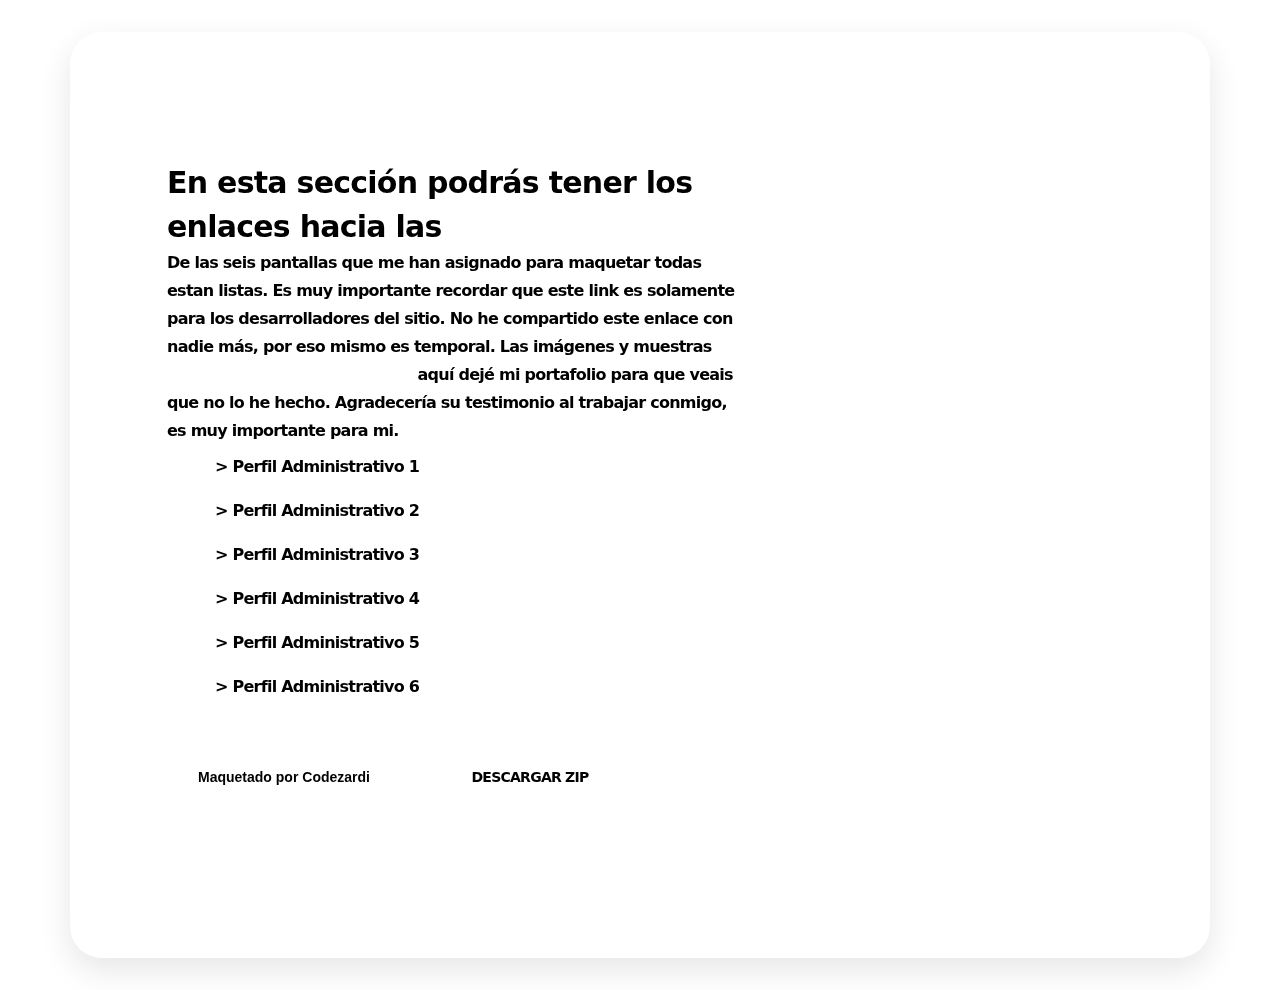
<file: index.html>
<!DOCTYPE html>
<html lang="en">
<head>
	<meta charset="UTF-8">
	<meta name="viewport" content="width=device-width, initial-scale=1.0">
	<title>Listado de pantallas | Buskadent</title>

    <meta name="description" content="Listado de pantallas - Maquetación - Servidor temporal">
    <meta property="og:title" content="Listado de pantallas - Maquetación - Servidor temporal">
	<meta property="og:description" content="Maquetado por Codezardi - Ingenierio en Informática - Desarrollador Fullstack capaz de trabajar en el desarrollo tanto del frontend como del backend de una aplicación.">
	<meta property="og:url" content="https://codezardi-temporary.vercel.app/">
	<meta property="og:site_name" content="Listado de pantallas - Maquetación - Servidor temporal">
	<meta property="og:locale" content="en">
	<meta property="og:image" content="https://codezardi-temporary.vercel.app/images/thumbnail.png">
	<meta property="og:type" content="website">
	<meta name="twitter:card" content="summary_large_image">
	<meta name="twitter:title" content="Listado de pantallas - Maquetación - Servidor temporal">
	<meta name="twitter:description" content="Maquetado por Codezardi - Ingenierio en Informática - Desarrollador Fullstack capaz de trabajar en el desarrollo tanto del frontend como del backend de una aplicación.">
	<meta name="twitter:image" content="https://codezardi-temporary.vercel.app/images/thumbnail.png">
	<style>
		:root {
			--dark-color: hsl(var(--hue), 100%, 9%);
			--light-color: hsl(var(--hue), 95%, 98%);
			--base: hsl(var(--hue), 95%, 50%);
			--complimentary1: hsl(var(--hue-complimentary1), 95%, 50%);
			--complimentary2: hsl(var(--hue-complimentary2), 95%, 50%);

			--font-family: "Poppins", system-ui;

			--bg-gradient: linear-gradient(
				to bottom,
				hsl(var(--hue), 95%, 99%),
				hsl(var(--hue), 95%, 84%)
				);
		}

		* {
			margin: 0;
			padding: 0;
			box-sizing: border-box;
		}

		html {
			-webkit-font-smoothing: antialiased;
			-moz-osx-font-smoothing: grayscale;
		}

		body {
			max-width: 1920px;
			min-height: 100vh;
			display: grid;
			place-items: center;
			padding: 2rem;
			font-family: var(--font-family);
			color: var(--dark-color);
			background: var(--bg-gradient);
		}

		.orb-canvas {
			position: fixed;
			top: 0;
			left: 0;
			width: 100%;
			height: 100%;
			pointer-events: none;
			z-index: -1;
		}

		strong {
			font-weight: 600;
		}

		.overlay {
			width: 100%;
			max-width: 1140px;
			max-height: 100%;
			padding: 8rem 6rem;
			display: flex;
			background: rgba(255, 255, 255, 0.375);
			box-shadow: 0 0.75rem 2rem 0 rgba(0, 0, 0, 0.1);
			border-radius: 2rem;
			border: 1px solid rgba(255, 255, 255, 0.125);
		}

		.overlay__inner {
			max-width: 36rem;
		}

		.overlay__title {
			font-size: 1.875rem;
			line-height: 2.75rem;
			font-weight: 700;
			letter-spacing: -0.025em;
			margin-bottom: 2rem;
		}

		.text-gradient {
			background-image: linear-gradient(
				45deg,
				var(--base) 25%,
				var(--complimentary2)
				);
			-webkit-background-clip: text;
			-webkit-text-fill-color: transparent;
			-moz-background-clip: text;
			-moz-text-fill-color: transparent;
		}

		.overlay__description {
			font-size: 1rem;
			line-height: 1.75rem;
			
		}

		.overlay__btns {
			width: 100%;
			max-width: 30rem;
			display: flex;
		}

		.overlay__btn {
			width: 50%;
			height: 2.5rem;
			display: flex;
			justify-content: center;
			align-items: center;
			font-size: 0.875rem;
			font-weight: 600;
			color: var(--light-color);
			background: var(--dark-color);
			border: none;
			border-radius: 0.5rem;
			transition: transform 150ms ease;
			outline-color: hsl(var(--hue), 95%, 50%);
		}

		.overlay__btn:hover {
			transform: scale(1.05);
			cursor: pointer;
		}

		.overlay__btn--transparent {
			background: transparent;
			color: var(--dark-color);
			border: 2px solid var(--dark-color);
			border-width: 2px;
			margin-right: 0.75rem;
		}

		.overlay__btn-emoji {
			margin-left: 0.375rem;
		}

		a {
			text-decoration: none;
			color: var(--dark-color);
			width: 100%;
			height: 100%;
			display: flex;
			justify-content: center;
			align-items: center;
		}

		/* Not too many browser support this yet but it's good to add! */
		@media (prefers-contrast: high) {
			.orb-canvas {
				display: none;
			}
		}

		@media only screen and (max-width: 1140px) {
			.overlay {
				padding: 8rem 4rem;
			}
		}

		@media only screen and (max-width: 840px) {
			body {
				padding: 1.5rem;
			}

			.overlay {
				padding: 4rem;
				height: auto;
			}

			.overlay__title {
				font-size: 1.25rem;
				line-height: 2rem;
				margin-bottom: 1.5rem;
			}

			.overlay__description {
				font-size: 0.875rem;
				line-height: 1.5rem;
				margin-bottom: 2.5rem;
			}
		}
		.links {
			display: flex;
			padding-left: 3rem;
			flex-direction: column;
			align-items: flex-start;
			font-size: 1.5rem;
			margin-bottom: 3rem;
		}

		@media only screen and (max-width: 600px) {
			.overlay {
				padding: 1.5rem;
			}

			.overlay__btns {
				flex-wrap: wrap;
			}

			.overlay__btn {
				width: 100%;
				font-size: 0.75rem;
				margin-right: 0;
			}

			.overlay__btn:first-child {
				margin-bottom: 1rem;
			}
			.links {
				padding-left: 0rem;
			}
			.links ul li{
				list-style: none;
			}
		}
		.links {
			list-style: none;
		}
		
		.links a {
			font-size: 1rem;

		}
		a[disabled] {
			filter: blur(3px);
			cursor: initial;
		}
	</style>
</head>
<body>
	<!-- Canvas -->
	<canvas class="orb-canvas"></canvas>
	<!-- Overlay -->
	<div class="overlay">
		<!-- Overlay inner wrapper -->
		<div class="overlay__inner">
			<!-- Title -->
			<h1 class="overlay__title">
				En esta sección podrás tener los enlaces hacia las <span class="text-gradient">pantallas.</span>
			<!-- Description -->
			<p class="overlay__description">
				De las seis pantallas que me han asignado para maquetar todas estan listas. Es muy importante recordar que este link es solamente para los desarrolladores del sitio. No he compartido este enlace con nadie más, por eso mismo es temporal. Las imágenes y muestras <span class="text-gradient">NO ESTARÁN EN MI PORTAFOLIO,</span> aquí dejé mi portafolio para que veais que no lo he hecho. Agradecería su testimonio al trabajar conmigo, es muy importante para mi.
			</p>
			<ul class="links">
				<li>
					<a href="https://codezardi-temporary.vercel.app/perfil-administrativo-1.html" target="_blank">> Perfil Administrativo 1</a>
				</li>
				<li>
					<a href="https://codezardi-temporary.vercel.app/perfil-administrativo-2.html" target="_blank">>  Perfil Administrativo 2</a>
				</li>
				<li>
					<a href="https://codezardi-temporary.vercel.app/perfil-administrativo-3.html" target="_blank">>  Perfil Administrativo 3</a>
				</li>
				<li>
					<a href="https://codezardi-temporary.vercel.app/perfil-administrativo-4.html" target="_blank">>  Perfil Administrativo 4</a>
				</li>
				<li>
					<a href="https://codezardi-temporary.vercel.app/perfil-administrativo-5.html" target="_blank">>  Perfil Administrativo 5</a>
				</li>
				<li>
					<a href="https://codezardi-temporary.vercel.app/perfil-administrativo-6.html">> Perfil Administrativo 6</a>
				</li>

			</ul>
			<!-- Buttons -->
			<div class="overlay__btns">
				<button class="overlay__btn overlay__btn--transparent">
					<a href="https://codezardi.vercel.app/" target="_blank">
						Maquetado por&nbsp;<strong>Codezardi</strong>
					</a>
				</button>
				<a class="overlay__btn overlay__btn--colors" href="https://codezardi-temporary.vercel.app/PERFILES-ADMINISTRATIVOS.zip">
					DESCARGAR ZIP
				</a>
			</div>
		</div>
	</div>


	<script type="module">
		import * as PIXI from "https://cdn.skypack.dev/pixi.js@5.x";
		import { KawaseBlurFilter } from "https://cdn.skypack.dev/@pixi/filter-kawase-blur@3.2.0";
		import SimplexNoise from "https://cdn.skypack.dev/simplex-noise@3.0.0";
		import hsl from "https://cdn.skypack.dev/hsl-to-hex";
		import debounce from "https://cdn.skypack.dev/debounce";

// return a random number within a range
function random(min, max) {
	return Math.random() * (max - min) + min;
}

// map a number from 1 range to another
function map(n, start1, end1, start2, end2) {
	return ((n - start1) / (end1 - start1)) * (end2 - start2) + start2;
}

// Create a new simplex noise instance
const simplex = new SimplexNoise();

// ColorPalette class
class ColorPalette {
	constructor() {
		this.setColors();
		this.setCustomProperties();
	}

	setColors() {
    // pick a random hue somewhere between 220 and 360
    this.hue = ~~random(220, 360);
    this.complimentaryHue1 = this.hue + 30;
    this.complimentaryHue2 = this.hue + 60;
    // define a fixed saturation and lightness
    this.saturation = 95;
    this.lightness = 50;

    // define a base color
    this.baseColor = hsl(this.hue, this.saturation, this.lightness);
    // define a complimentary color, 30 degress away from the base
    this.complimentaryColor1 = hsl(
    	this.complimentaryHue1,
    	this.saturation,
    	this.lightness
    	);
    // define a second complimentary color, 60 degrees away from the base
    this.complimentaryColor2 = hsl(
    	this.complimentaryHue2,
    	this.saturation,
    	this.lightness
    	);

    // store the color choices in an array so that a random one can be picked later
    this.colorChoices = [
    this.baseColor,
    this.complimentaryColor1,
    this.complimentaryColor2
    ];
}

randomColor() {
    // pick a random color
    return this.colorChoices[~~random(0, this.colorChoices.length)].replace(
    	"#",
    	"0x"
    	);
}

setCustomProperties() {
    // set CSS custom properties so that the colors defined here can be used throughout the UI
    document.documentElement.style.setProperty("--hue", this.hue);
    document.documentElement.style.setProperty(
    	"--hue-complimentary1",
    	this.complimentaryHue1
    	);
    document.documentElement.style.setProperty(
    	"--hue-complimentary2",
    	this.complimentaryHue2
    	);
}
}

// Orb class
class Orb {
  // Pixi takes hex colors as hexidecimal literals (0x rather than a string with '#')
  constructor(fill = 0x000000) {
    // bounds = the area an orb is "allowed" to move within
    this.bounds = this.setBounds();
    // initialise the orb's { x, y } values to a random point within it's bounds
    this.x = random(this.bounds["x"].min, this.bounds["x"].max);
    this.y = random(this.bounds["y"].min, this.bounds["y"].max);

    // how large the orb is vs it's original radius (this will modulate over time)
    this.scale = 1;

    // what color is the orb?
    this.fill = fill;

    // the original radius of the orb, set relative to window height
    this.radius = random(window.innerHeight / 6, window.innerHeight / 3);

    // starting points in "time" for the noise/self similar random values
    this.xOff = random(0, 1000);
    this.yOff = random(0, 1000);
    // how quickly the noise/self similar random values step through time
    this.inc = 0.002;

    // PIXI.Graphics is used to draw 2d primitives (in this case a circle) to the canvas
    this.graphics = new PIXI.Graphics();
    this.graphics.alpha = 0.825;

    // 250ms after the last window resize event, recalculate orb positions.
    window.addEventListener(
    	"resize",
    	debounce(() => {
    		this.bounds = this.setBounds();
    	}, 250)
    	);
}

setBounds() {
    // how far from the { x, y } origin can each orb move
    const maxDist =
    window.innerWidth < 1000 ? window.innerWidth / 3 : window.innerWidth / 5;
    // the { x, y } origin for each orb (the bottom right of the screen)
    const originX = window.innerWidth / 1.25;
    const originY =
    window.innerWidth < 1000
    ? window.innerHeight
    : window.innerHeight / 1.375;

    // allow each orb to move x distance away from it's x / y origin
    return {
    	x: {
    		min: originX - maxDist,
    		max: originX + maxDist
    	},
    	y: {
    		min: originY - maxDist,
    		max: originY + maxDist
    	}
    };
}

update() {
    // self similar "psuedo-random" or noise values at a given point in "time"
    const xNoise = simplex.noise2D(this.xOff, this.xOff);
    const yNoise = simplex.noise2D(this.yOff, this.yOff);
    const scaleNoise = simplex.noise2D(this.xOff, this.yOff);

    // map the xNoise/yNoise values (between -1 and 1) to a point within the orb's bounds
    this.x = map(xNoise, -1, 1, this.bounds["x"].min, this.bounds["x"].max);
    this.y = map(yNoise, -1, 1, this.bounds["y"].min, this.bounds["y"].max);
    // map scaleNoise (between -1 and 1) to a scale value somewhere between half of the orb's original size, and 100% of it's original size
    this.scale = map(scaleNoise, -1, 1, 0.5, 1);

    // step through "time"
    this.xOff += this.inc;
    this.yOff += this.inc;
}

render() {
    // update the PIXI.Graphics position and scale values
    this.graphics.x = this.x;
    this.graphics.y = this.y;
    this.graphics.scale.set(this.scale);

    // clear anything currently drawn to graphics
    this.graphics.clear();

    // tell graphics to fill any shapes drawn after this with the orb's fill color
    this.graphics.beginFill(this.fill);
    // draw a circle at { 0, 0 } with it's size set by this.radius
    this.graphics.drawCircle(0, 0, this.radius);
    // let graphics know we won't be filling in any more shapes
    this.graphics.endFill();
}
}

// Create PixiJS app
const app = new PIXI.Application({
  // render to <canvas class="orb-canvas"></canvas>
  view: document.querySelector(".orb-canvas"),
  // auto adjust size to fit the current window
  resizeTo: window,
  // transparent background, we will be creating a gradient background later using CSS
  transparent: true
});

app.stage.filters = [new KawaseBlurFilter(30, 10, true)];

// Create colour palette
const colorPalette = new ColorPalette();

// Create orbs
const orbs = [];

for (let i = 0; i < 10; i++) {
	const orb = new Orb(colorPalette.randomColor());

	app.stage.addChild(orb.graphics);

	orbs.push(orb);
}

// Animate!
if (!window.matchMedia("(prefers-reduced-motion: reduce)").matches) {
	app.ticker.add(() => {
		orbs.forEach((orb) => {
			orb.update();
			orb.render();
		});
	});
} else {
	orbs.forEach((orb) => {
		orb.update();
		orb.render();
	});
}

document
.querySelector(".overlay__btn--colors")
.addEventListener("click", () => {
	colorPalette.setColors();
	colorPalette.setCustomProperties();

	orbs.forEach((orb) => {
		orb.fill = colorPalette.randomColor();
	});
});

</script>
</body>
</html>
</file>
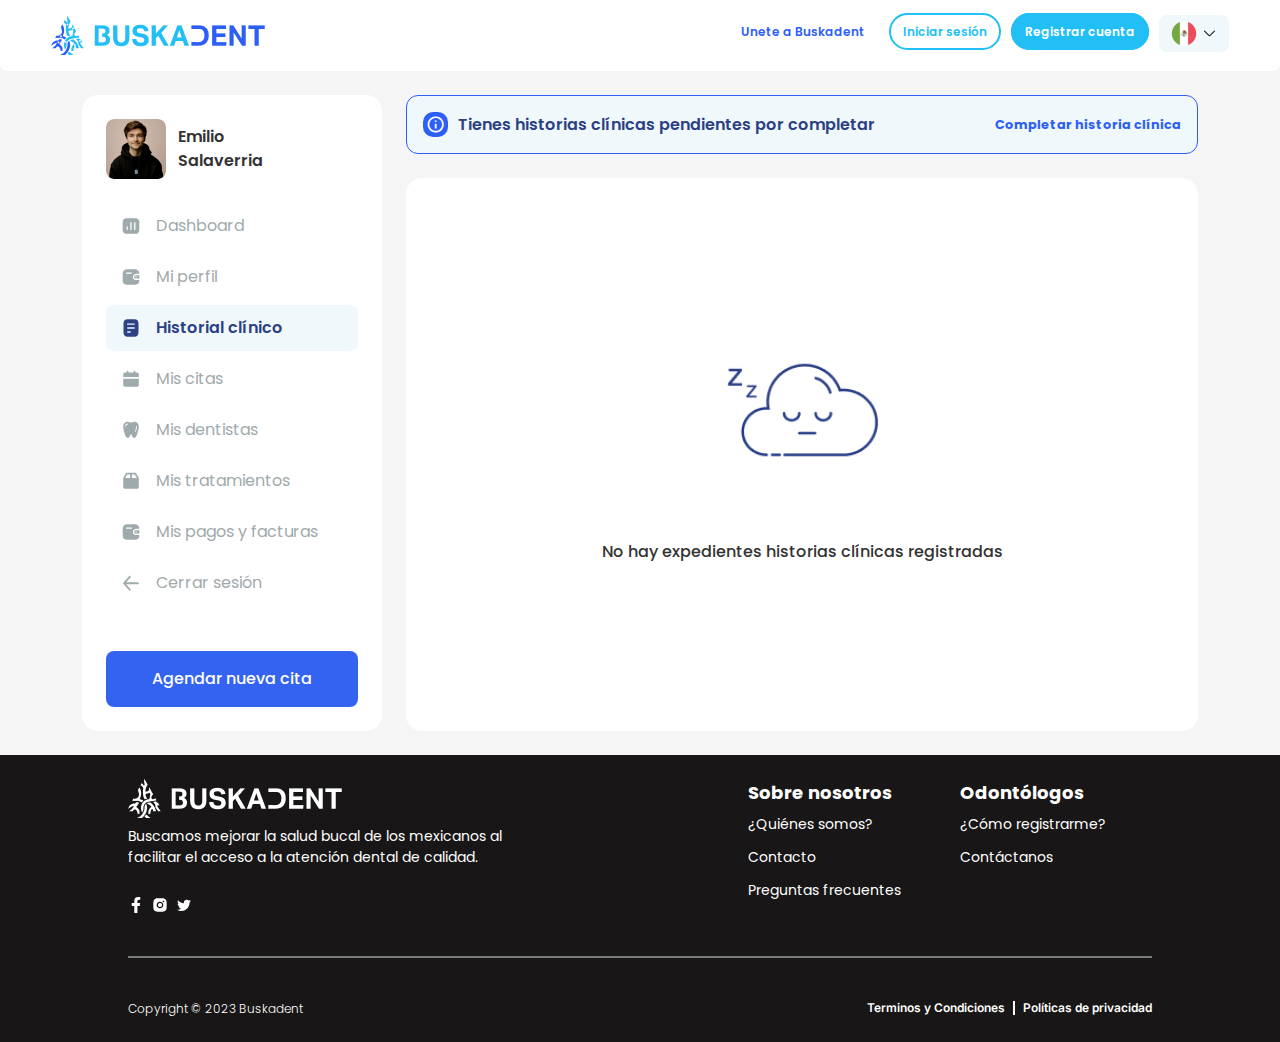
<file: dashboard-2.html>
<!DOCTYPE html>
<html lang="es">

<head>
  <meta charset="utf-8">
  <meta name="viewport" content="width=device-width, initial-scale=1">
  <title>Sistema administrativo del paciente</title>
  <link href="css/bootstrap.min.css" rel="stylesheet" crossorigin="anonymous">
  <link rel="stylesheet" href="css/style.css">
  <link rel="stylesheet" href="css/main.css">
  <link rel="stylesheet" href="css/administrativoPaciente.css">
  <!-- Material Icons -->
  <link
    href="https://fonts.googleapis.com/css?family=Material+Icons|Material+Icons+Outlined|Material+Icons+Two+Tone|Material+Icons+Round|Material+Icons+Sharp"
    rel="stylesheet" />
</head>

<body>
  <header>
    <nav class="nav-menu">
      <img src="images/Logo%20hor.png" class="logo" alt="Logo del menu">
      <div class="nav-menu-burger">
        <button class="nav-menu-burger-button">
          <svg xmlns="http://www.w3.org/2000/svg" class="icon icon-tabler icon-tabler-menu" width="24" height="24"
            viewBox="0 0 24 24" stroke-width="2" stroke="currentColor" fill="none" stroke-linecap="round"
            stroke-linejoin="round">
            <path stroke="none" d="M0 0h24v24H0z" fill="none"></path>
            <path d="M4 8l16 0"></path>
            <path d="M4 16l16 0"></path>
          </svg>
        </button>
        <ul class="nav-menu-mobile">
          <li class="nav-menu-item">
            <a href="#" class="nav-menu-link nav-link unete">Unete a Buskadent</a>
          </li>
          <li class="nav-menu-item">
            <a href="#" class="nav-menu-link nav-link inicio">Iniciar sesión</a>
          </li>
          <li class="nav-menu-item">
            <a href="#" class="nav-menu-link nav-link registro">Registrar cuenta</a>
          </li>
          <li class="nav-menu-item">
            <a href="#" class="text-buttons nav-link idiomaIcon">
              <svg xmlns="http://www.w3.org/2000/svg" width="26" height="27" viewBox="0 0 26 27" fill="none">
                <path
                  d="M25.1875 13.5008C25.1875 8.17891 21.8156 3.66953 17.0625 2.00391V24.9977C21.8156 23.332 25.1875 18.8227 25.1875 13.5008Z"
                  fill="#ED4C5C"></path>
                <path
                  d="M0.8125 13.5008C0.8125 18.8227 4.225 23.332 8.9375 24.9977V2.00391C4.225 3.66953 0.8125 8.17891 0.8125 13.5008Z"
                  fill="#75A843"></path>
                <path
                  d="M17.0625 2.00313C15.8031 1.55625 14.4219 1.3125 13 1.3125C11.5781 1.3125 10.1969 1.55625 8.9375 2.00313V24.9969C10.1969 25.4438 11.5781 25.6875 13 25.6875C14.4219 25.6875 15.8031 25.4438 17.0625 24.9969V2.00313Z"
                  fill="white"></path>
                <path
                  d="M16.5322 13.3785C16.4916 13.2566 16.451 13.4191 16.451 13.4598C16.451 13.3379 16.4104 13.2566 16.3291 13.1348C16.2072 13.2566 16.1666 13.4191 16.1666 13.5816C16.126 13.4598 16.0854 13.3379 15.9635 13.2973C16.0447 13.4191 16.0041 13.5004 16.0041 13.6223C16.0041 13.7848 16.126 13.9066 16.126 14.0691C16.126 14.2316 16.0447 14.3535 15.9229 14.4754V14.3535C15.5166 14.516 15.5979 14.7191 15.5979 15.0848C15.5979 15.4504 15.3947 15.3691 15.151 15.5723C15.1916 15.491 15.1916 15.3691 15.151 15.2879C15.151 15.5316 14.826 15.5316 14.7854 15.7348C14.7447 15.816 14.7854 15.9785 14.6635 16.0191C14.5822 16.0598 14.4604 16.141 14.4604 16.2223C14.3791 16.1816 14.2979 16.1816 14.176 16.1816C14.2166 16.141 14.2572 16.141 14.2979 16.1004C13.8916 15.8973 13.7697 16.3441 13.4041 16.3848C13.2822 16.3848 12.9979 16.2223 12.9979 16.3848C13.3635 16.3848 13.526 16.7098 13.8104 16.7098C14.0541 16.7098 14.2572 16.5066 14.501 16.5066C14.4604 16.5066 14.3385 16.4254 14.2166 16.4254C14.4197 16.3035 14.5416 16.0598 14.7854 16.0598C15.1916 16.0598 15.3947 15.9785 15.5166 15.5723C15.476 15.5723 15.4354 15.5723 15.3947 15.6129C15.3947 15.4504 15.5572 15.2473 15.7197 15.166C16.126 15.0848 16.0854 14.7598 16.3291 14.4754C16.2479 14.4754 16.1666 14.516 16.0854 14.5973C16.0854 14.3535 16.0447 14.1098 16.2479 13.9473C16.6541 13.7441 16.6135 13.6629 16.5322 13.3785ZM9.4635 13.3785C9.38225 13.7035 9.34162 13.7848 9.66662 13.9879C9.91037 14.1504 9.82912 14.3941 9.82912 14.6379C9.74787 14.5566 9.70725 14.516 9.58537 14.516C9.82912 14.7598 9.7885 15.1254 10.1947 15.2066C10.3166 15.2879 10.5197 15.491 10.5197 15.6535C10.4791 15.6535 10.4385 15.6129 10.3979 15.6129C10.5197 16.0191 10.7229 16.1004 11.1291 16.1004C11.3729 16.1004 11.4947 16.3441 11.6979 16.466C11.576 16.466 11.4541 16.5066 11.4135 16.5473C11.6572 16.5473 11.8604 16.791 12.1041 16.7504C12.3885 16.7504 12.5916 16.4254 12.9166 16.4254C12.9166 16.2629 12.6322 16.4254 12.5104 16.4254C12.1854 16.3441 12.0635 15.9379 11.6166 16.1004C11.6572 16.141 11.6979 16.1816 11.7385 16.1816C11.6572 16.1816 11.5354 16.141 11.4541 16.2223C11.4135 16.141 11.3322 16.0598 11.251 16.0191C11.1697 15.9379 11.1697 15.816 11.1291 15.7348C11.0479 15.5316 10.7635 15.491 10.7635 15.2879C10.7229 15.3691 10.7229 15.491 10.7635 15.5723C10.5197 15.3691 10.3166 15.4504 10.3166 15.0848C10.3166 14.7598 10.3979 14.516 9.99162 14.3535V14.4754C9.86975 14.3535 9.7885 14.2723 9.7885 14.0691C9.7885 13.9066 9.951 13.7848 9.91037 13.6223C9.91037 13.5004 9.86975 13.4191 9.951 13.2973C9.82912 13.3379 9.7885 13.4598 9.74787 13.5816C9.74787 13.4191 9.70725 13.2566 9.58537 13.1348C9.54475 13.216 9.50412 13.3379 9.4635 13.4598C9.50412 13.3785 9.4635 13.2566 9.4635 13.3785Z"
                  fill="#75A843"></path>
                <path
                  d="M14.0984 15.8148C14.0172 15.8148 13.9766 15.7336 13.9359 15.693C13.9359 15.6117 14.2609 15.5305 14.3016 15.5305V15.4492C13.7734 15.6117 12.1891 15.7336 11.8641 15.1648C11.7016 15.4086 11.4172 15.2461 11.1328 15.043C11.1734 15.1242 11.3359 15.5305 11.3359 15.4898C11.4172 15.5305 11.9453 15.6523 11.9453 15.7742L11.8234 15.8961C12.6766 16.1805 13.2047 16.2617 14.0984 15.8148Z"
                  fill="#428BC1"></path>
                <path
                  d="M13.5688 15.8158C13.6094 15.7751 13.6094 15.7345 13.6094 15.6533L13.5688 15.5314C13.65 15.4501 13.5687 15.247 13.4469 15.2876C13.3656 15.3283 13.4062 15.3283 13.325 15.2876C13.2844 15.2876 13.2844 15.247 13.2437 15.247H12.5125C12.4312 15.247 12.4312 15.2064 12.35 15.2064C12.2687 15.1658 12.2281 15.247 12.1875 15.2876C12.1875 15.3689 12.2281 15.3689 12.2281 15.4095C12.2281 15.4501 12.1875 15.4908 12.1875 15.572C12.1875 15.6533 12.2281 15.6939 12.2688 15.7345C12.1063 15.8564 12.2688 16.0595 12.4313 15.9376C12.4719 16.0189 12.5937 16.0189 12.7156 16.0189H13.1625C13.2438 16.0189 13.4062 16.0595 13.4469 15.9376C13.5687 16.1408 13.7313 15.897 13.5688 15.8158Z"
                  fill="#ED4C5C"></path>
                <path
                  d="M14.8669 14.7586C14.5419 14.3523 14.3794 14.9617 14.0137 14.9211C14.095 14.4336 13.3637 14.5961 13.1606 14.718C13.2012 14.6773 13.2419 14.5961 13.2825 14.5148C13.12 14.5148 12.9169 14.5961 12.795 14.4742C12.5512 14.3117 12.2262 14.2305 12.0231 14.5148C11.8606 14.2711 11.4137 14.0273 11.17 14.2711C11.17 14.0273 10.9262 13.6617 10.6419 13.7023C10.3169 13.743 10.4387 14.1492 10.6012 14.3117C10.7231 14.4336 10.8856 14.4742 11.0481 14.4742C11.0481 14.5555 11.0887 14.5961 11.1294 14.6367C11.3325 14.7992 11.7387 14.8398 11.9419 14.6773C11.9419 15.0836 12.7544 15.0836 12.9575 14.8805C12.8762 15.0836 12.795 15.4898 13.0794 15.4898C13.3231 15.4898 13.2419 15.2461 13.445 15.1648C13.6075 15.0836 13.8106 15.043 13.9731 15.1242C14.2575 15.2867 15.1512 15.2461 14.8669 14.7586Z"
                  fill="#428BC1"></path>
                <path
                  d="M11.5413 13.7444C11.5007 13.6631 11.4194 13.5819 11.4194 13.5819C11.2569 13.6225 11.2569 13.5006 11.2163 13.3788C11.1757 13.1756 10.8913 13.0944 10.8913 12.9319C10.8913 12.7694 11.0538 12.6069 10.9319 12.4444C10.8101 12.2819 10.6069 12.2006 10.6069 12.2819C10.5663 12.3631 10.7694 12.3631 10.7694 12.5663C10.7694 12.81 10.5257 13.0131 10.8101 13.2162C10.9726 13.46 10.9726 13.9069 11.2569 13.9069C11.3788 13.9069 11.5007 13.8662 11.5413 13.7444Z"
                  fill="#75A843"></path>
                <path
                  d="M12.1478 13.5404C12.0666 13.3779 12.1478 13.1342 11.9853 13.0123C11.7822 12.8498 11.376 13.1748 11.3353 12.7685C11.3353 12.6873 11.7822 12.1998 11.8635 12.1592C11.9853 11.9967 11.9447 11.7123 11.8228 11.631C11.6603 11.5498 11.6197 11.631 11.4978 11.7935C11.5385 11.8342 11.701 11.9154 11.701 11.956C11.5791 12.2404 11.2135 12.281 11.1322 12.5654C11.051 12.7685 11.0916 13.0935 11.2947 13.2154C11.4166 13.2967 11.4978 13.2967 11.6197 13.2967C11.9853 13.256 11.7822 13.3373 11.8228 13.4185C11.8228 13.4998 11.9447 13.7842 12.1478 13.5404ZM10.9291 11.5498C10.9291 11.7935 11.1728 11.7529 11.3353 11.7123C11.3353 11.631 11.3353 11.5498 11.376 11.4685C11.2947 11.5092 11.1728 11.5092 11.1322 11.4685C11.0103 11.3873 11.4166 11.2248 11.376 11.2248C11.376 11.2248 10.9697 11.4279 11.1322 11.1842C11.1728 11.1029 11.2541 11.0217 11.2947 10.9404C11.3353 10.8592 11.1728 10.9404 11.1728 10.9404C11.1322 10.9404 11.0916 10.9404 11.051 10.981C10.8072 11.1842 10.8885 11.306 10.9291 11.5498Z"
                  fill="#75A843"></path>
                <path
                  d="M15.2315 11.55C15.0284 11.2656 14.2565 10.3313 13.1596 10.25C13.0378 10.25 12.7128 10.3719 12.5909 10.4125C12.2253 10.6562 12.9971 10.8594 13.0378 11.0219C13.0378 11.1031 13.0784 11.1437 13.0784 11.225C12.9565 11.0219 12.8346 10.9 12.794 10.8187C12.5909 10.9 12.2659 10.7781 12.2253 10.575C12.1846 10.6562 12.1846 10.6969 12.1034 10.7781C12.1034 10.6562 12.0628 10.6562 12.0221 10.575C12.0221 10.6969 12.0221 10.8594 11.9003 10.9C11.9409 10.8188 11.9003 10.7375 11.8596 10.6563C11.8596 10.7781 11.8596 10.8594 11.7784 10.9406C11.819 10.8594 11.7378 10.8188 11.7378 10.7375C11.6971 11.0625 11.2503 11.1844 11.6971 11.3063C11.8596 11.3469 11.9409 11.3062 12.1034 11.3875C12.144 11.4281 12.2253 11.5094 12.2253 11.4688C12.2253 11.5094 12.0628 11.6719 12.1846 11.7125C12.144 11.7531 12.0221 11.9969 12.0221 11.9969C12.144 11.9969 12.0628 12.0781 11.9815 12.1594C11.8596 12.3625 11.9815 12.5656 12.0221 12.8094C12.0221 12.7281 12.144 12.85 12.144 12.9719C12.144 13.1344 12.3065 13.2156 12.3471 13.3375C12.144 13.1344 12.1034 13.3375 12.3471 13.4594C12.144 13.4594 12.1034 13.5813 12.3065 13.6625C11.819 13.6625 12.2253 13.8656 12.3065 13.9063C12.6315 13.9875 12.8753 13.7438 12.8753 13.7031C12.8753 13.7031 13.5253 14.3531 13.5659 14.3531C13.6065 14.3531 13.9315 14.1906 14.0128 14.2719C14.094 14.3938 14.1753 14.2719 14.2565 14.3125C14.3378 14.3938 14.6628 14.3125 14.744 14.2719C14.7846 14.2719 15.1909 14.1906 15.1096 14.1094C14.9065 13.9469 14.6628 13.7844 14.4596 13.6219C14.2565 13.4594 14.0534 13.3375 13.8909 13.175C13.8096 13.0938 13.8096 12.9312 13.769 12.8094C14.1346 13.175 14.5003 13.3781 14.4596 12.6875C14.7034 12.8906 15.1909 14.0281 15.2315 14.0281C15.3534 14.0281 15.2315 12.8094 15.2315 12.6875C15.394 12.85 15.394 14.1906 15.4346 14.1906C15.6378 14.2313 15.9221 12.4438 15.2315 11.55Z"
                  fill="#89664C"></path>
                <path
                  d="M12.3125 13.6218C12.2719 13.6218 12.0688 13.3374 12.0688 13.2968C12.1906 13.7843 11.7031 13.4999 11.825 13.2968C11.6625 13.2562 11.2563 13.4999 11.4188 13.7437C11.3375 13.9062 11.9875 13.7843 12.0281 13.703C12.1906 14.0687 12.5969 13.6624 12.3125 13.6218ZM14.2219 14.8405C14.425 14.5562 13.5719 14.4749 13.6531 14.1499C13.5312 14.2312 13.3688 14.5155 13.2063 14.4343C13.125 14.3937 12.8 14.5968 12.9625 14.7187C12.9625 14.5562 13.0438 14.678 13.1656 14.6374C13.125 14.7593 13.0031 14.8812 13.2063 14.9624C13.125 14.7187 13.45 14.8405 13.4094 14.7187C13.3281 14.6374 13.6937 14.6374 13.7344 14.6374C13.8563 14.6374 14.2625 14.7593 14.1 14.8812C14.1 14.8812 14.1813 14.8812 14.2219 14.8405ZM11.5 11.3468C11.4594 11.428 11.2969 11.5499 11.2969 11.6718C11.2969 11.753 11.5 11.9562 11.5813 11.8343C11.3375 11.6718 11.6219 11.5499 11.7438 11.5499C11.7844 11.5499 11.7844 11.6312 11.7844 11.6312C11.825 11.6718 12.15 11.5499 12.1094 11.4687C12.15 11.3062 11.6219 11.3062 11.5 11.3468Z"
                  fill="#FFCE31"></path>
              </svg>
              <svg xmlns="http://www.w3.org/2000/svg" width="16" height="17" viewBox="0 0 16 17" fill="none">
                <path fill-rule="evenodd" clip-rule="evenodd"
                  d="M3.16109 5.65976C3.37588 5.44675 3.72412 5.44675 3.93891 5.65976L8.5 10.1832L13.0611 5.65976C13.2759 5.44675 13.6241 5.44675 13.8389 5.65976C14.0537 5.87277 14.0537 6.21814 13.8389 6.43115L8.88891 11.3402C8.67412 11.5533 8.32588 11.5533 8.11109 11.3402L3.16109 6.43115C2.9463 6.21814 2.9463 5.87277 3.16109 5.65976Z"
                  fill="#181616"></path>
              </svg>
            </a>
          </li>
        </ul>
      </div>
      <div class="nav-menu-container">
        <ul class="nav-menu-items">
          <li>
            <a href="#" class="text-buttons unete">Unete a Buskadent</a>
          </li>
          <li><a href="#" class="text-buttons inicio">Iniciar sesión</a></li>
          <li>
            <a href="#" class="text-buttons registro">Registrar cuenta</a>
          </li>
          <li>
            <a href="#" class="text-buttons idioma">
              <svg xmlns="http://www.w3.org/2000/svg" width="26" height="27" viewBox="0 0 26 27" fill="none">
                <path
                  d="M25.1875 13.5008C25.1875 8.17891 21.8156 3.66953 17.0625 2.00391V24.9977C21.8156 23.332 25.1875 18.8227 25.1875 13.5008Z"
                  fill="#ED4C5C"></path>
                <path
                  d="M0.8125 13.5008C0.8125 18.8227 4.225 23.332 8.9375 24.9977V2.00391C4.225 3.66953 0.8125 8.17891 0.8125 13.5008Z"
                  fill="#75A843"></path>
                <path
                  d="M17.0625 2.00313C15.8031 1.55625 14.4219 1.3125 13 1.3125C11.5781 1.3125 10.1969 1.55625 8.9375 2.00313V24.9969C10.1969 25.4438 11.5781 25.6875 13 25.6875C14.4219 25.6875 15.8031 25.4438 17.0625 24.9969V2.00313Z"
                  fill="white"></path>
                <path
                  d="M16.5322 13.3785C16.4916 13.2566 16.451 13.4191 16.451 13.4598C16.451 13.3379 16.4104 13.2566 16.3291 13.1348C16.2072 13.2566 16.1666 13.4191 16.1666 13.5816C16.126 13.4598 16.0854 13.3379 15.9635 13.2973C16.0447 13.4191 16.0041 13.5004 16.0041 13.6223C16.0041 13.7848 16.126 13.9066 16.126 14.0691C16.126 14.2316 16.0447 14.3535 15.9229 14.4754V14.3535C15.5166 14.516 15.5979 14.7191 15.5979 15.0848C15.5979 15.4504 15.3947 15.3691 15.151 15.5723C15.1916 15.491 15.1916 15.3691 15.151 15.2879C15.151 15.5316 14.826 15.5316 14.7854 15.7348C14.7447 15.816 14.7854 15.9785 14.6635 16.0191C14.5822 16.0598 14.4604 16.141 14.4604 16.2223C14.3791 16.1816 14.2979 16.1816 14.176 16.1816C14.2166 16.141 14.2572 16.141 14.2979 16.1004C13.8916 15.8973 13.7697 16.3441 13.4041 16.3848C13.2822 16.3848 12.9979 16.2223 12.9979 16.3848C13.3635 16.3848 13.526 16.7098 13.8104 16.7098C14.0541 16.7098 14.2572 16.5066 14.501 16.5066C14.4604 16.5066 14.3385 16.4254 14.2166 16.4254C14.4197 16.3035 14.5416 16.0598 14.7854 16.0598C15.1916 16.0598 15.3947 15.9785 15.5166 15.5723C15.476 15.5723 15.4354 15.5723 15.3947 15.6129C15.3947 15.4504 15.5572 15.2473 15.7197 15.166C16.126 15.0848 16.0854 14.7598 16.3291 14.4754C16.2479 14.4754 16.1666 14.516 16.0854 14.5973C16.0854 14.3535 16.0447 14.1098 16.2479 13.9473C16.6541 13.7441 16.6135 13.6629 16.5322 13.3785ZM9.4635 13.3785C9.38225 13.7035 9.34162 13.7848 9.66662 13.9879C9.91037 14.1504 9.82912 14.3941 9.82912 14.6379C9.74787 14.5566 9.70725 14.516 9.58537 14.516C9.82912 14.7598 9.7885 15.1254 10.1947 15.2066C10.3166 15.2879 10.5197 15.491 10.5197 15.6535C10.4791 15.6535 10.4385 15.6129 10.3979 15.6129C10.5197 16.0191 10.7229 16.1004 11.1291 16.1004C11.3729 16.1004 11.4947 16.3441 11.6979 16.466C11.576 16.466 11.4541 16.5066 11.4135 16.5473C11.6572 16.5473 11.8604 16.791 12.1041 16.7504C12.3885 16.7504 12.5916 16.4254 12.9166 16.4254C12.9166 16.2629 12.6322 16.4254 12.5104 16.4254C12.1854 16.3441 12.0635 15.9379 11.6166 16.1004C11.6572 16.141 11.6979 16.1816 11.7385 16.1816C11.6572 16.1816 11.5354 16.141 11.4541 16.2223C11.4135 16.141 11.3322 16.0598 11.251 16.0191C11.1697 15.9379 11.1697 15.816 11.1291 15.7348C11.0479 15.5316 10.7635 15.491 10.7635 15.2879C10.7229 15.3691 10.7229 15.491 10.7635 15.5723C10.5197 15.3691 10.3166 15.4504 10.3166 15.0848C10.3166 14.7598 10.3979 14.516 9.99162 14.3535V14.4754C9.86975 14.3535 9.7885 14.2723 9.7885 14.0691C9.7885 13.9066 9.951 13.7848 9.91037 13.6223C9.91037 13.5004 9.86975 13.4191 9.951 13.2973C9.82912 13.3379 9.7885 13.4598 9.74787 13.5816C9.74787 13.4191 9.70725 13.2566 9.58537 13.1348C9.54475 13.216 9.50412 13.3379 9.4635 13.4598C9.50412 13.3785 9.4635 13.2566 9.4635 13.3785Z"
                  fill="#75A843"></path>
                <path
                  d="M14.0984 15.8148C14.0172 15.8148 13.9766 15.7336 13.9359 15.693C13.9359 15.6117 14.2609 15.5305 14.3016 15.5305V15.4492C13.7734 15.6117 12.1891 15.7336 11.8641 15.1648C11.7016 15.4086 11.4172 15.2461 11.1328 15.043C11.1734 15.1242 11.3359 15.5305 11.3359 15.4898C11.4172 15.5305 11.9453 15.6523 11.9453 15.7742L11.8234 15.8961C12.6766 16.1805 13.2047 16.2617 14.0984 15.8148Z"
                  fill="#428BC1"></path>
                <path
                  d="M13.5688 15.8158C13.6094 15.7751 13.6094 15.7345 13.6094 15.6533L13.5688 15.5314C13.65 15.4501 13.5687 15.247 13.4469 15.2876C13.3656 15.3283 13.4062 15.3283 13.325 15.2876C13.2844 15.2876 13.2844 15.247 13.2437 15.247H12.5125C12.4312 15.247 12.4312 15.2064 12.35 15.2064C12.2687 15.1658 12.2281 15.247 12.1875 15.2876C12.1875 15.3689 12.2281 15.3689 12.2281 15.4095C12.2281 15.4501 12.1875 15.4908 12.1875 15.572C12.1875 15.6533 12.2281 15.6939 12.2688 15.7345C12.1063 15.8564 12.2688 16.0595 12.4313 15.9376C12.4719 16.0189 12.5937 16.0189 12.7156 16.0189H13.1625C13.2438 16.0189 13.4062 16.0595 13.4469 15.9376C13.5687 16.1408 13.7313 15.897 13.5688 15.8158Z"
                  fill="#ED4C5C"></path>
                <path
                  d="M14.8669 14.7586C14.5419 14.3523 14.3794 14.9617 14.0137 14.9211C14.095 14.4336 13.3637 14.5961 13.1606 14.718C13.2012 14.6773 13.2419 14.5961 13.2825 14.5148C13.12 14.5148 12.9169 14.5961 12.795 14.4742C12.5512 14.3117 12.2262 14.2305 12.0231 14.5148C11.8606 14.2711 11.4137 14.0273 11.17 14.2711C11.17 14.0273 10.9262 13.6617 10.6419 13.7023C10.3169 13.743 10.4387 14.1492 10.6012 14.3117C10.7231 14.4336 10.8856 14.4742 11.0481 14.4742C11.0481 14.5555 11.0887 14.5961 11.1294 14.6367C11.3325 14.7992 11.7387 14.8398 11.9419 14.6773C11.9419 15.0836 12.7544 15.0836 12.9575 14.8805C12.8762 15.0836 12.795 15.4898 13.0794 15.4898C13.3231 15.4898 13.2419 15.2461 13.445 15.1648C13.6075 15.0836 13.8106 15.043 13.9731 15.1242C14.2575 15.2867 15.1512 15.2461 14.8669 14.7586Z"
                  fill="#428BC1"></path>
                <path
                  d="M11.5413 13.7444C11.5007 13.6631 11.4194 13.5819 11.4194 13.5819C11.2569 13.6225 11.2569 13.5006 11.2163 13.3788C11.1757 13.1756 10.8913 13.0944 10.8913 12.9319C10.8913 12.7694 11.0538 12.6069 10.9319 12.4444C10.8101 12.2819 10.6069 12.2006 10.6069 12.2819C10.5663 12.3631 10.7694 12.3631 10.7694 12.5663C10.7694 12.81 10.5257 13.0131 10.8101 13.2162C10.9726 13.46 10.9726 13.9069 11.2569 13.9069C11.3788 13.9069 11.5007 13.8662 11.5413 13.7444Z"
                  fill="#75A843"></path>
                <path
                  d="M12.1478 13.5404C12.0666 13.3779 12.1478 13.1342 11.9853 13.0123C11.7822 12.8498 11.376 13.1748 11.3353 12.7685C11.3353 12.6873 11.7822 12.1998 11.8635 12.1592C11.9853 11.9967 11.9447 11.7123 11.8228 11.631C11.6603 11.5498 11.6197 11.631 11.4978 11.7935C11.5385 11.8342 11.701 11.9154 11.701 11.956C11.5791 12.2404 11.2135 12.281 11.1322 12.5654C11.051 12.7685 11.0916 13.0935 11.2947 13.2154C11.4166 13.2967 11.4978 13.2967 11.6197 13.2967C11.9853 13.256 11.7822 13.3373 11.8228 13.4185C11.8228 13.4998 11.9447 13.7842 12.1478 13.5404ZM10.9291 11.5498C10.9291 11.7935 11.1728 11.7529 11.3353 11.7123C11.3353 11.631 11.3353 11.5498 11.376 11.4685C11.2947 11.5092 11.1728 11.5092 11.1322 11.4685C11.0103 11.3873 11.4166 11.2248 11.376 11.2248C11.376 11.2248 10.9697 11.4279 11.1322 11.1842C11.1728 11.1029 11.2541 11.0217 11.2947 10.9404C11.3353 10.8592 11.1728 10.9404 11.1728 10.9404C11.1322 10.9404 11.0916 10.9404 11.051 10.981C10.8072 11.1842 10.8885 11.306 10.9291 11.5498Z"
                  fill="#75A843"></path>
                <path
                  d="M15.2315 11.55C15.0284 11.2656 14.2565 10.3313 13.1596 10.25C13.0378 10.25 12.7128 10.3719 12.5909 10.4125C12.2253 10.6562 12.9971 10.8594 13.0378 11.0219C13.0378 11.1031 13.0784 11.1437 13.0784 11.225C12.9565 11.0219 12.8346 10.9 12.794 10.8187C12.5909 10.9 12.2659 10.7781 12.2253 10.575C12.1846 10.6562 12.1846 10.6969 12.1034 10.7781C12.1034 10.6562 12.0628 10.6562 12.0221 10.575C12.0221 10.6969 12.0221 10.8594 11.9003 10.9C11.9409 10.8188 11.9003 10.7375 11.8596 10.6563C11.8596 10.7781 11.8596 10.8594 11.7784 10.9406C11.819 10.8594 11.7378 10.8188 11.7378 10.7375C11.6971 11.0625 11.2503 11.1844 11.6971 11.3063C11.8596 11.3469 11.9409 11.3062 12.1034 11.3875C12.144 11.4281 12.2253 11.5094 12.2253 11.4688C12.2253 11.5094 12.0628 11.6719 12.1846 11.7125C12.144 11.7531 12.0221 11.9969 12.0221 11.9969C12.144 11.9969 12.0628 12.0781 11.9815 12.1594C11.8596 12.3625 11.9815 12.5656 12.0221 12.8094C12.0221 12.7281 12.144 12.85 12.144 12.9719C12.144 13.1344 12.3065 13.2156 12.3471 13.3375C12.144 13.1344 12.1034 13.3375 12.3471 13.4594C12.144 13.4594 12.1034 13.5813 12.3065 13.6625C11.819 13.6625 12.2253 13.8656 12.3065 13.9063C12.6315 13.9875 12.8753 13.7438 12.8753 13.7031C12.8753 13.7031 13.5253 14.3531 13.5659 14.3531C13.6065 14.3531 13.9315 14.1906 14.0128 14.2719C14.094 14.3938 14.1753 14.2719 14.2565 14.3125C14.3378 14.3938 14.6628 14.3125 14.744 14.2719C14.7846 14.2719 15.1909 14.1906 15.1096 14.1094C14.9065 13.9469 14.6628 13.7844 14.4596 13.6219C14.2565 13.4594 14.0534 13.3375 13.8909 13.175C13.8096 13.0938 13.8096 12.9312 13.769 12.8094C14.1346 13.175 14.5003 13.3781 14.4596 12.6875C14.7034 12.8906 15.1909 14.0281 15.2315 14.0281C15.3534 14.0281 15.2315 12.8094 15.2315 12.6875C15.394 12.85 15.394 14.1906 15.4346 14.1906C15.6378 14.2313 15.9221 12.4438 15.2315 11.55Z"
                  fill="#89664C"></path>
                <path
                  d="M12.3125 13.6218C12.2719 13.6218 12.0688 13.3374 12.0688 13.2968C12.1906 13.7843 11.7031 13.4999 11.825 13.2968C11.6625 13.2562 11.2563 13.4999 11.4188 13.7437C11.3375 13.9062 11.9875 13.7843 12.0281 13.703C12.1906 14.0687 12.5969 13.6624 12.3125 13.6218ZM14.2219 14.8405C14.425 14.5562 13.5719 14.4749 13.6531 14.1499C13.5312 14.2312 13.3688 14.5155 13.2063 14.4343C13.125 14.3937 12.8 14.5968 12.9625 14.7187C12.9625 14.5562 13.0438 14.678 13.1656 14.6374C13.125 14.7593 13.0031 14.8812 13.2063 14.9624C13.125 14.7187 13.45 14.8405 13.4094 14.7187C13.3281 14.6374 13.6937 14.6374 13.7344 14.6374C13.8563 14.6374 14.2625 14.7593 14.1 14.8812C14.1 14.8812 14.1813 14.8812 14.2219 14.8405ZM11.5 11.3468C11.4594 11.428 11.2969 11.5499 11.2969 11.6718C11.2969 11.753 11.5 11.9562 11.5813 11.8343C11.3375 11.6718 11.6219 11.5499 11.7438 11.5499C11.7844 11.5499 11.7844 11.6312 11.7844 11.6312C11.825 11.6718 12.15 11.5499 12.1094 11.4687C12.15 11.3062 11.6219 11.3062 11.5 11.3468Z"
                  fill="#FFCE31"></path>
              </svg>
              <svg xmlns="http://www.w3.org/2000/svg" width="16" height="17" viewBox="0 0 16 17" fill="none">
                <path fill-rule="evenodd" clip-rule="evenodd"
                  d="M3.16109 5.65976C3.37588 5.44675 3.72412 5.44675 3.93891 5.65976L8.5 10.1832L13.0611 5.65976C13.2759 5.44675 13.6241 5.44675 13.8389 5.65976C14.0537 5.87277 14.0537 6.21814 13.8389 6.43115L8.88891 11.3402C8.67412 11.5533 8.32588 11.5533 8.11109 11.3402L3.16109 6.43115C2.9463 6.21814 2.9463 5.87277 3.16109 5.65976Z"
                  fill="#181616"></path>
              </svg>
            </a>
          </li>
        </ul>
      </div>
    </nav>
  </header>

  <!-- Start Content -->

  
  <main class="dashboard">
    <div class="container">
      <div class="dashboard__content">
        <aside class="dashboard__content-sidebar">
          <div class="dashboard__content-sidebar__profile">
            <img src="./images/emilioPerfil.png" alt="Name Lastname">
            <span>Emilio Salaverria</span>
          </div>
          <ul class="dashboard__content-sidebar__menu">
            <li class="dashboard__content-sidebar__menu-item">
              <a href="#">
                <img src="./images/dashboardIconOff.svg" alt="Dashboard">
                <span>Dashboard</span>
              </a>
            </li>
            <li class="dashboard__content-sidebar__menu-item">
              <a href="#">
                <img src="./images/pagosIconOff.svg" alt="Dashboard">
                <span>Mi perfil</span>
              </a>
            </li>
            <li class="dashboard__content-sidebar__menu-item dashboard__content-sidebar__menu-item--active">
              <a href="#">
                <img src="./images/historialIconOff.svg" alt="Dashboard">
                <span>Historial clínico</span>
              </a>
            </li>
            <li class="dashboard__content-sidebar__menu-item">
              <a href="#">
                <img src="./images/citasIconOff.svg" alt="Dashboard">
                <span>Mis citas</span>
              </a>
            </li>
            <li class="dashboard__content-sidebar__menu-item">
              <a href="#">
                <img src="./images/dentistasIconOff.svg" alt="Dashboard">
                <span>Mis dentistas</span>
              </a>
            </li>
            <li class="dashboard__content-sidebar__menu-item">
              <a href="#">
                <img src="./images/tratamientosIconOff.svg" alt="Dashboard">
                <span>Mis tratamientos</span>
              </a>
            </li>
            <li class="dashboard__content-sidebar__menu-item">
              <a href="#">
                <img src="./images/pagosIconOff.svg" alt="Dashboard">
                <span>Mis pagos y facturas</span>
              </a>
            </li>
            <li class="dashboard__content-sidebar__menu-item">
              <a href="#">                                                                                                                                                                                                                                                                                                                                                                                                                                                          
                <img src="./images/cerrarIconOff.svg" alt="Dashboard">
                <span>Cerrar sesión</span>
              </a>
            </li>
          </ul>
          <button type="button" class="btn__buskadent mt-4">
            Agendar nueva cita
          </button>
        </aside>
        <section class="dashboard__main">
          <div class="alert__buskadent alert__buskadent--fixed alert__buskadent--info">
            <i class="material-icons-outlined alert__buskadent-icon">info</i>
            <div class="alert__buskadent-text alert__buskadent-text--info">
                <strong class="text__initial">Tienes historias clínicas pendientes por completar</strong>
                <a href="#">Completar historia clínica</a>
            </div>
          </div>
          <section class="dashboard__content-main">
            <div class="not__content">
              <img src="./images/NoConnection.png" alt="No hay expedientes">
              <p class="mt-5">No hay expedientes historias clínicas registradas</p>
            </div>
          </section>
        </section>
      </div>
    </div>
  </main>


  <!-- End Content -->

  <footer class="footer">
    <div class="footer-botones">
      <div class="footer-botones-logo">
        <img src="images/Logo-footer.png" alt="Logo en footer">
        <p class="footer-botones-texto">
          Buscamos mejorar la salud bucal de los mexicanos al facilitar el
          acceso a la atención dental de calidad.
        </p>
        <div class="footer-botones-redes">
          <a href="#">
            <svg xmlns="http://www.w3.org/2000/svg" width="16" height="16" viewBox="0 0 16 16" fill="none">
              <path
                d="M11.7262 8.9995L12.1707 6.104H9.39225V4.225C9.39225 3.433 9.78025 2.6605 11.0247 2.6605H12.2878V0.1955C12.2878 0.1955 11.1417 0 10.0457 0C7.75775 0 6.26225 1.387 6.26225 3.8975V6.1045H3.71875V9H6.26225V16H9.39225V9L11.7262 8.9995Z"
                fill="white"></path>
            </svg>
          </a>
          <a href="#">
            <svg xmlns="http://www.w3.org/2000/svg" width="16" height="16" viewBox="0 0 16 16" fill="none">
              <path
                d="M8.68051 1.3348C9.167 1.33294 9.65349 1.33783 10.1398 1.34947L10.2692 1.35414C10.4185 1.35947 10.5658 1.36614 10.7438 1.37414C11.4532 1.40747 11.9372 1.51947 12.3618 1.68414C12.8018 1.85347 13.1725 2.0828 13.5432 2.45347C13.8821 2.78654 14.1444 3.18944 14.3118 3.63414C14.4765 4.0588 14.5885 4.54347 14.6218 5.2528C14.6298 5.43014 14.6365 5.57814 14.6418 5.72747L14.6458 5.8568C14.6577 6.34293 14.6628 6.8292 14.6612 7.31547L14.6618 7.8128V8.68614C14.6635 9.17263 14.6584 9.65912 14.6465 10.1455L14.6425 10.2748C14.6372 10.4241 14.6305 10.5715 14.6225 10.7495C14.5892 11.4588 14.4758 11.9428 14.3118 12.3675C14.1449 12.8126 13.8826 13.2159 13.5432 13.5488C13.2098 13.8877 12.8067 14.15 12.3618 14.3175C11.9372 14.4821 11.4532 14.5941 10.7438 14.6275C10.5658 14.6355 10.4185 14.6421 10.2692 14.6475L10.1398 14.6515C9.65349 14.6633 9.167 14.6684 8.68051 14.6668L8.18318 14.6675H7.31051C6.82402 14.6691 6.33753 14.664 5.85118 14.6521L5.72184 14.6481C5.56358 14.6424 5.40536 14.6357 5.24718 14.6281C4.53784 14.5948 4.05384 14.4815 3.62851 14.3175C3.18363 14.1504 2.78067 13.888 2.44784 13.5488C2.10854 13.2157 1.84599 12.8125 1.67851 12.3675C1.51384 11.9428 1.40184 11.4588 1.36851 10.7495C1.36108 10.5913 1.35442 10.4331 1.34851 10.2748L1.34518 10.1455C1.33289 9.65913 1.32733 9.17264 1.32851 8.68614V7.31547C1.32665 6.8292 1.33154 6.34294 1.34318 5.8568L1.34784 5.72747C1.35318 5.57814 1.35984 5.43014 1.36784 5.2528C1.40118 4.5428 1.51318 4.05947 1.67784 3.63414C1.84542 3.18922 2.10849 2.78643 2.44851 2.45414C2.78111 2.11464 3.18382 1.85185 3.62851 1.68414C4.05384 1.51947 4.53718 1.40747 5.24718 1.37414L5.72184 1.35414L5.85118 1.3508C6.3373 1.33852 6.82357 1.33296 7.30984 1.33414L8.68051 1.3348ZM7.99518 4.66814C7.55351 4.66189 7.11501 4.74349 6.70516 4.90818C6.29531 5.07288 5.92227 5.31739 5.60774 5.62751C5.29321 5.93762 5.04344 6.30716 4.87297 6.71465C4.70249 7.12213 4.6147 7.55943 4.6147 8.00114C4.6147 8.44284 4.70249 8.88015 4.87297 9.28763C5.04344 9.69511 5.29321 10.0647 5.60774 10.3748C5.92227 10.6849 6.29531 10.9294 6.70516 11.0941C7.11501 11.2588 7.55351 11.3404 7.99518 11.3341C8.87923 11.3341 9.72708 10.9829 10.3522 10.3578C10.9773 9.73271 11.3285 8.88486 11.3285 8.0008C11.3285 7.11675 10.9773 6.2689 10.3522 5.64378C9.72708 5.01866 8.87923 4.66814 7.99518 4.66814ZM7.99518 6.00147C8.26085 5.99658 8.52483 6.04467 8.77171 6.14294C9.01858 6.24122 9.2434 6.3877 9.43303 6.57383C9.62266 6.75997 9.77329 6.98203 9.87614 7.22703C9.97898 7.47204 10.032 7.73508 10.032 8.0008C10.0321 8.26651 9.97916 8.52958 9.8764 8.77462C9.77363 9.01966 9.62307 9.24176 9.43351 9.42796C9.24394 9.61416 9.01917 9.76072 8.77233 9.85907C8.52548 9.95743 8.26152 10.0056 7.99584 10.0008C7.46541 10.0008 6.9567 9.79009 6.58163 9.41502C6.20656 9.03995 5.99584 8.53124 5.99584 8.0008C5.99584 7.47037 6.20656 6.96166 6.58163 6.58659C6.9567 6.21152 7.46541 6.0008 7.99584 6.0008L7.99518 6.00147ZM11.4952 3.66814C11.2801 3.67675 11.0767 3.76824 10.9276 3.92345C10.7785 4.07867 10.6952 4.28556 10.6952 4.5008C10.6952 4.71605 10.7785 4.92294 10.9276 5.07816C11.0767 5.23337 11.2801 5.32486 11.4952 5.33347C11.7162 5.33347 11.9282 5.24567 12.0844 5.08939C12.2407 4.93311 12.3285 4.72115 12.3285 4.50014C12.3285 4.27912 12.2407 4.06716 12.0844 3.91088C11.9282 3.7546 11.7162 3.6668 11.4952 3.6668V3.66814Z"
                fill="white"></path>
            </svg>
          </a>
          <a href="#">
            <svg xmlns="http://www.w3.org/2000/svg" width="16" height="16" viewBox="0 0 16 16" fill="none">
              <path
                d="M14.9779 3.99935C14.4646 4.23268 13.9113 4.38602 13.3379 4.45935C13.9246 4.10602 14.3779 3.54602 14.5913 2.87268C14.0379 3.20602 13.4246 3.43935 12.7779 3.57268C12.2512 2.99935 11.5113 2.66602 10.6713 2.66602C9.10458 2.66602 7.82458 3.94602 7.82458 5.52602C7.82458 5.75268 7.85125 5.97268 7.89792 6.17935C5.52458 6.05935 3.41125 4.91935 2.00458 3.19268C1.75792 3.61268 1.61792 4.10602 1.61792 4.62602C1.61792 5.61935 2.11792 6.49935 2.89125 6.99935C2.41792 6.99935 1.97792 6.86602 1.59125 6.66602V6.68602C1.59125 8.07268 2.57792 9.23268 3.88458 9.49268C3.46507 9.60749 3.02465 9.62346 2.59792 9.53935C2.77899 10.1077 3.13361 10.605 3.61193 10.9613C4.09025 11.3176 4.66821 11.5151 5.26458 11.526C4.25367 12.3263 3.00058 12.7589 1.71125 12.7527C1.48458 12.7527 1.25792 12.7393 1.03125 12.7127C2.29792 13.526 3.80458 13.9993 5.41792 13.9993C10.6713 13.9993 13.5579 9.63935 13.5579 5.85935C13.5579 5.73268 13.5579 5.61268 13.5512 5.48602C14.1112 5.08602 14.5912 4.57935 14.9779 3.99935Z"
                fill="white"></path>
            </svg>
          </a>
        </div>
      </div>
      <div class="footer-botones-paginas">
        <div class="footer-paginas-col">
          <h3>Sobre nosotros</h3>
          <div class="footer-paginas-links">
            <a href="#">¿Quiénes somos?</a>
            <a href="#">Contacto</a>
            <a href="#">Preguntas frecuentes</a>
          </div>
        </div>
        <div class="footer-paginas-col">
          <h3>Odontólogos</h3>
          <div class="footer-paginas-links">
            <a href="#">¿Cómo registrarme?</a>
            <a href="#">Contáctanos</a>
          </div>
        </div>
      </div>
    </div>
    <hr class="footer-separador border border-1 opacity-50">
    <div class="footer-terminos">
      <span class="footer-terminos-copy">Copyright © 2023 Buskadent</span>
      <div class="footer-terminos-poli">
        <a href="#">Terminos y Condiciones</a>
        <div class="separadorVertical"></div>
        <a href="#">Políticas de privacidad</a>
      </div>
    </div>
  </footer>


  <script src="js/popper.min.js" crossorigin="anonymous"></script>
  <script src="js/bootstrap.min.js" crossorigin="anonymous"></script>
  <script src="./js/app.js"></script>
</body>

</html>
</file>
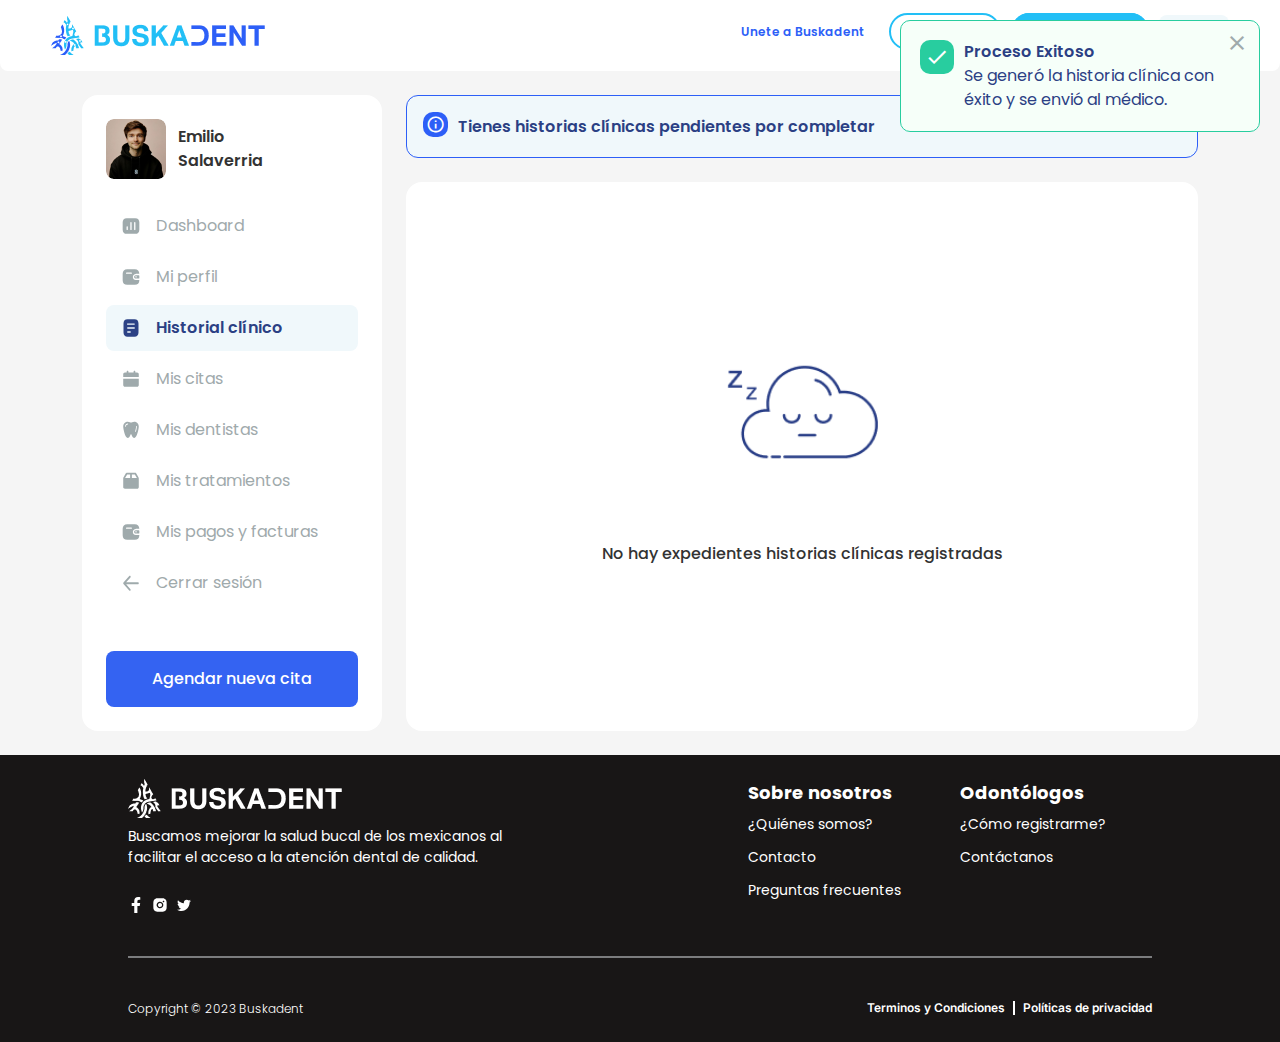
<file: dashboard-3.html>
<!DOCTYPE html>
<html lang="es">

<head>
  <meta charset="utf-8">
  <meta name="viewport" content="width=device-width, initial-scale=1">
  <title>Sistema administrativo del paciente</title>
  <link href="css/bootstrap.min.css" rel="stylesheet" crossorigin="anonymous">
  <link rel="stylesheet" href="css/style.css">
  <link rel="stylesheet" href="css/main.css">
  <link rel="stylesheet" href="css/administrativoPaciente.css">
  <!-- Material Icons -->
  <link
    href="https://fonts.googleapis.com/css?family=Material+Icons|Material+Icons+Outlined|Material+Icons+Two+Tone|Material+Icons+Round|Material+Icons+Sharp"
    rel="stylesheet" />
</head>

<body>
  <header>
    <nav class="nav-menu">
      <img src="images/Logo%20hor.png" class="logo" alt="Logo del menu">
      <div class="nav-menu-burger">
        <button class="nav-menu-burger-button">
          <svg xmlns="http://www.w3.org/2000/svg" class="icon icon-tabler icon-tabler-menu" width="24" height="24"
            viewBox="0 0 24 24" stroke-width="2" stroke="currentColor" fill="none" stroke-linecap="round"
            stroke-linejoin="round">
            <path stroke="none" d="M0 0h24v24H0z" fill="none"></path>
            <path d="M4 8l16 0"></path>
            <path d="M4 16l16 0"></path>
          </svg>
        </button>
        <ul class="nav-menu-mobile">
          <li class="nav-menu-item">
            <a href="#" class="nav-menu-link nav-link unete">Unete a Buskadent</a>
          </li>
          <li class="nav-menu-item">
            <a href="#" class="nav-menu-link nav-link inicio">Iniciar sesión</a>
          </li>
          <li class="nav-menu-item">
            <a href="#" class="nav-menu-link nav-link registro">Registrar cuenta</a>
          </li>
          <li class="nav-menu-item">
            <a href="#" class="text-buttons nav-link idiomaIcon">
              <svg xmlns="http://www.w3.org/2000/svg" width="26" height="27" viewBox="0 0 26 27" fill="none">
                <path
                  d="M25.1875 13.5008C25.1875 8.17891 21.8156 3.66953 17.0625 2.00391V24.9977C21.8156 23.332 25.1875 18.8227 25.1875 13.5008Z"
                  fill="#ED4C5C"></path>
                <path
                  d="M0.8125 13.5008C0.8125 18.8227 4.225 23.332 8.9375 24.9977V2.00391C4.225 3.66953 0.8125 8.17891 0.8125 13.5008Z"
                  fill="#75A843"></path>
                <path
                  d="M17.0625 2.00313C15.8031 1.55625 14.4219 1.3125 13 1.3125C11.5781 1.3125 10.1969 1.55625 8.9375 2.00313V24.9969C10.1969 25.4438 11.5781 25.6875 13 25.6875C14.4219 25.6875 15.8031 25.4438 17.0625 24.9969V2.00313Z"
                  fill="white"></path>
                <path
                  d="M16.5322 13.3785C16.4916 13.2566 16.451 13.4191 16.451 13.4598C16.451 13.3379 16.4104 13.2566 16.3291 13.1348C16.2072 13.2566 16.1666 13.4191 16.1666 13.5816C16.126 13.4598 16.0854 13.3379 15.9635 13.2973C16.0447 13.4191 16.0041 13.5004 16.0041 13.6223C16.0041 13.7848 16.126 13.9066 16.126 14.0691C16.126 14.2316 16.0447 14.3535 15.9229 14.4754V14.3535C15.5166 14.516 15.5979 14.7191 15.5979 15.0848C15.5979 15.4504 15.3947 15.3691 15.151 15.5723C15.1916 15.491 15.1916 15.3691 15.151 15.2879C15.151 15.5316 14.826 15.5316 14.7854 15.7348C14.7447 15.816 14.7854 15.9785 14.6635 16.0191C14.5822 16.0598 14.4604 16.141 14.4604 16.2223C14.3791 16.1816 14.2979 16.1816 14.176 16.1816C14.2166 16.141 14.2572 16.141 14.2979 16.1004C13.8916 15.8973 13.7697 16.3441 13.4041 16.3848C13.2822 16.3848 12.9979 16.2223 12.9979 16.3848C13.3635 16.3848 13.526 16.7098 13.8104 16.7098C14.0541 16.7098 14.2572 16.5066 14.501 16.5066C14.4604 16.5066 14.3385 16.4254 14.2166 16.4254C14.4197 16.3035 14.5416 16.0598 14.7854 16.0598C15.1916 16.0598 15.3947 15.9785 15.5166 15.5723C15.476 15.5723 15.4354 15.5723 15.3947 15.6129C15.3947 15.4504 15.5572 15.2473 15.7197 15.166C16.126 15.0848 16.0854 14.7598 16.3291 14.4754C16.2479 14.4754 16.1666 14.516 16.0854 14.5973C16.0854 14.3535 16.0447 14.1098 16.2479 13.9473C16.6541 13.7441 16.6135 13.6629 16.5322 13.3785ZM9.4635 13.3785C9.38225 13.7035 9.34162 13.7848 9.66662 13.9879C9.91037 14.1504 9.82912 14.3941 9.82912 14.6379C9.74787 14.5566 9.70725 14.516 9.58537 14.516C9.82912 14.7598 9.7885 15.1254 10.1947 15.2066C10.3166 15.2879 10.5197 15.491 10.5197 15.6535C10.4791 15.6535 10.4385 15.6129 10.3979 15.6129C10.5197 16.0191 10.7229 16.1004 11.1291 16.1004C11.3729 16.1004 11.4947 16.3441 11.6979 16.466C11.576 16.466 11.4541 16.5066 11.4135 16.5473C11.6572 16.5473 11.8604 16.791 12.1041 16.7504C12.3885 16.7504 12.5916 16.4254 12.9166 16.4254C12.9166 16.2629 12.6322 16.4254 12.5104 16.4254C12.1854 16.3441 12.0635 15.9379 11.6166 16.1004C11.6572 16.141 11.6979 16.1816 11.7385 16.1816C11.6572 16.1816 11.5354 16.141 11.4541 16.2223C11.4135 16.141 11.3322 16.0598 11.251 16.0191C11.1697 15.9379 11.1697 15.816 11.1291 15.7348C11.0479 15.5316 10.7635 15.491 10.7635 15.2879C10.7229 15.3691 10.7229 15.491 10.7635 15.5723C10.5197 15.3691 10.3166 15.4504 10.3166 15.0848C10.3166 14.7598 10.3979 14.516 9.99162 14.3535V14.4754C9.86975 14.3535 9.7885 14.2723 9.7885 14.0691C9.7885 13.9066 9.951 13.7848 9.91037 13.6223C9.91037 13.5004 9.86975 13.4191 9.951 13.2973C9.82912 13.3379 9.7885 13.4598 9.74787 13.5816C9.74787 13.4191 9.70725 13.2566 9.58537 13.1348C9.54475 13.216 9.50412 13.3379 9.4635 13.4598C9.50412 13.3785 9.4635 13.2566 9.4635 13.3785Z"
                  fill="#75A843"></path>
                <path
                  d="M14.0984 15.8148C14.0172 15.8148 13.9766 15.7336 13.9359 15.693C13.9359 15.6117 14.2609 15.5305 14.3016 15.5305V15.4492C13.7734 15.6117 12.1891 15.7336 11.8641 15.1648C11.7016 15.4086 11.4172 15.2461 11.1328 15.043C11.1734 15.1242 11.3359 15.5305 11.3359 15.4898C11.4172 15.5305 11.9453 15.6523 11.9453 15.7742L11.8234 15.8961C12.6766 16.1805 13.2047 16.2617 14.0984 15.8148Z"
                  fill="#428BC1"></path>
                <path
                  d="M13.5688 15.8158C13.6094 15.7751 13.6094 15.7345 13.6094 15.6533L13.5688 15.5314C13.65 15.4501 13.5687 15.247 13.4469 15.2876C13.3656 15.3283 13.4062 15.3283 13.325 15.2876C13.2844 15.2876 13.2844 15.247 13.2437 15.247H12.5125C12.4312 15.247 12.4312 15.2064 12.35 15.2064C12.2687 15.1658 12.2281 15.247 12.1875 15.2876C12.1875 15.3689 12.2281 15.3689 12.2281 15.4095C12.2281 15.4501 12.1875 15.4908 12.1875 15.572C12.1875 15.6533 12.2281 15.6939 12.2688 15.7345C12.1063 15.8564 12.2688 16.0595 12.4313 15.9376C12.4719 16.0189 12.5937 16.0189 12.7156 16.0189H13.1625C13.2438 16.0189 13.4062 16.0595 13.4469 15.9376C13.5687 16.1408 13.7313 15.897 13.5688 15.8158Z"
                  fill="#ED4C5C"></path>
                <path
                  d="M14.8669 14.7586C14.5419 14.3523 14.3794 14.9617 14.0137 14.9211C14.095 14.4336 13.3637 14.5961 13.1606 14.718C13.2012 14.6773 13.2419 14.5961 13.2825 14.5148C13.12 14.5148 12.9169 14.5961 12.795 14.4742C12.5512 14.3117 12.2262 14.2305 12.0231 14.5148C11.8606 14.2711 11.4137 14.0273 11.17 14.2711C11.17 14.0273 10.9262 13.6617 10.6419 13.7023C10.3169 13.743 10.4387 14.1492 10.6012 14.3117C10.7231 14.4336 10.8856 14.4742 11.0481 14.4742C11.0481 14.5555 11.0887 14.5961 11.1294 14.6367C11.3325 14.7992 11.7387 14.8398 11.9419 14.6773C11.9419 15.0836 12.7544 15.0836 12.9575 14.8805C12.8762 15.0836 12.795 15.4898 13.0794 15.4898C13.3231 15.4898 13.2419 15.2461 13.445 15.1648C13.6075 15.0836 13.8106 15.043 13.9731 15.1242C14.2575 15.2867 15.1512 15.2461 14.8669 14.7586Z"
                  fill="#428BC1"></path>
                <path
                  d="M11.5413 13.7444C11.5007 13.6631 11.4194 13.5819 11.4194 13.5819C11.2569 13.6225 11.2569 13.5006 11.2163 13.3788C11.1757 13.1756 10.8913 13.0944 10.8913 12.9319C10.8913 12.7694 11.0538 12.6069 10.9319 12.4444C10.8101 12.2819 10.6069 12.2006 10.6069 12.2819C10.5663 12.3631 10.7694 12.3631 10.7694 12.5663C10.7694 12.81 10.5257 13.0131 10.8101 13.2162C10.9726 13.46 10.9726 13.9069 11.2569 13.9069C11.3788 13.9069 11.5007 13.8662 11.5413 13.7444Z"
                  fill="#75A843"></path>
                <path
                  d="M12.1478 13.5404C12.0666 13.3779 12.1478 13.1342 11.9853 13.0123C11.7822 12.8498 11.376 13.1748 11.3353 12.7685C11.3353 12.6873 11.7822 12.1998 11.8635 12.1592C11.9853 11.9967 11.9447 11.7123 11.8228 11.631C11.6603 11.5498 11.6197 11.631 11.4978 11.7935C11.5385 11.8342 11.701 11.9154 11.701 11.956C11.5791 12.2404 11.2135 12.281 11.1322 12.5654C11.051 12.7685 11.0916 13.0935 11.2947 13.2154C11.4166 13.2967 11.4978 13.2967 11.6197 13.2967C11.9853 13.256 11.7822 13.3373 11.8228 13.4185C11.8228 13.4998 11.9447 13.7842 12.1478 13.5404ZM10.9291 11.5498C10.9291 11.7935 11.1728 11.7529 11.3353 11.7123C11.3353 11.631 11.3353 11.5498 11.376 11.4685C11.2947 11.5092 11.1728 11.5092 11.1322 11.4685C11.0103 11.3873 11.4166 11.2248 11.376 11.2248C11.376 11.2248 10.9697 11.4279 11.1322 11.1842C11.1728 11.1029 11.2541 11.0217 11.2947 10.9404C11.3353 10.8592 11.1728 10.9404 11.1728 10.9404C11.1322 10.9404 11.0916 10.9404 11.051 10.981C10.8072 11.1842 10.8885 11.306 10.9291 11.5498Z"
                  fill="#75A843"></path>
                <path
                  d="M15.2315 11.55C15.0284 11.2656 14.2565 10.3313 13.1596 10.25C13.0378 10.25 12.7128 10.3719 12.5909 10.4125C12.2253 10.6562 12.9971 10.8594 13.0378 11.0219C13.0378 11.1031 13.0784 11.1437 13.0784 11.225C12.9565 11.0219 12.8346 10.9 12.794 10.8187C12.5909 10.9 12.2659 10.7781 12.2253 10.575C12.1846 10.6562 12.1846 10.6969 12.1034 10.7781C12.1034 10.6562 12.0628 10.6562 12.0221 10.575C12.0221 10.6969 12.0221 10.8594 11.9003 10.9C11.9409 10.8188 11.9003 10.7375 11.8596 10.6563C11.8596 10.7781 11.8596 10.8594 11.7784 10.9406C11.819 10.8594 11.7378 10.8188 11.7378 10.7375C11.6971 11.0625 11.2503 11.1844 11.6971 11.3063C11.8596 11.3469 11.9409 11.3062 12.1034 11.3875C12.144 11.4281 12.2253 11.5094 12.2253 11.4688C12.2253 11.5094 12.0628 11.6719 12.1846 11.7125C12.144 11.7531 12.0221 11.9969 12.0221 11.9969C12.144 11.9969 12.0628 12.0781 11.9815 12.1594C11.8596 12.3625 11.9815 12.5656 12.0221 12.8094C12.0221 12.7281 12.144 12.85 12.144 12.9719C12.144 13.1344 12.3065 13.2156 12.3471 13.3375C12.144 13.1344 12.1034 13.3375 12.3471 13.4594C12.144 13.4594 12.1034 13.5813 12.3065 13.6625C11.819 13.6625 12.2253 13.8656 12.3065 13.9063C12.6315 13.9875 12.8753 13.7438 12.8753 13.7031C12.8753 13.7031 13.5253 14.3531 13.5659 14.3531C13.6065 14.3531 13.9315 14.1906 14.0128 14.2719C14.094 14.3938 14.1753 14.2719 14.2565 14.3125C14.3378 14.3938 14.6628 14.3125 14.744 14.2719C14.7846 14.2719 15.1909 14.1906 15.1096 14.1094C14.9065 13.9469 14.6628 13.7844 14.4596 13.6219C14.2565 13.4594 14.0534 13.3375 13.8909 13.175C13.8096 13.0938 13.8096 12.9312 13.769 12.8094C14.1346 13.175 14.5003 13.3781 14.4596 12.6875C14.7034 12.8906 15.1909 14.0281 15.2315 14.0281C15.3534 14.0281 15.2315 12.8094 15.2315 12.6875C15.394 12.85 15.394 14.1906 15.4346 14.1906C15.6378 14.2313 15.9221 12.4438 15.2315 11.55Z"
                  fill="#89664C"></path>
                <path
                  d="M12.3125 13.6218C12.2719 13.6218 12.0688 13.3374 12.0688 13.2968C12.1906 13.7843 11.7031 13.4999 11.825 13.2968C11.6625 13.2562 11.2563 13.4999 11.4188 13.7437C11.3375 13.9062 11.9875 13.7843 12.0281 13.703C12.1906 14.0687 12.5969 13.6624 12.3125 13.6218ZM14.2219 14.8405C14.425 14.5562 13.5719 14.4749 13.6531 14.1499C13.5312 14.2312 13.3688 14.5155 13.2063 14.4343C13.125 14.3937 12.8 14.5968 12.9625 14.7187C12.9625 14.5562 13.0438 14.678 13.1656 14.6374C13.125 14.7593 13.0031 14.8812 13.2063 14.9624C13.125 14.7187 13.45 14.8405 13.4094 14.7187C13.3281 14.6374 13.6937 14.6374 13.7344 14.6374C13.8563 14.6374 14.2625 14.7593 14.1 14.8812C14.1 14.8812 14.1813 14.8812 14.2219 14.8405ZM11.5 11.3468C11.4594 11.428 11.2969 11.5499 11.2969 11.6718C11.2969 11.753 11.5 11.9562 11.5813 11.8343C11.3375 11.6718 11.6219 11.5499 11.7438 11.5499C11.7844 11.5499 11.7844 11.6312 11.7844 11.6312C11.825 11.6718 12.15 11.5499 12.1094 11.4687C12.15 11.3062 11.6219 11.3062 11.5 11.3468Z"
                  fill="#FFCE31"></path>
              </svg>
              <svg xmlns="http://www.w3.org/2000/svg" width="16" height="17" viewBox="0 0 16 17" fill="none">
                <path fill-rule="evenodd" clip-rule="evenodd"
                  d="M3.16109 5.65976C3.37588 5.44675 3.72412 5.44675 3.93891 5.65976L8.5 10.1832L13.0611 5.65976C13.2759 5.44675 13.6241 5.44675 13.8389 5.65976C14.0537 5.87277 14.0537 6.21814 13.8389 6.43115L8.88891 11.3402C8.67412 11.5533 8.32588 11.5533 8.11109 11.3402L3.16109 6.43115C2.9463 6.21814 2.9463 5.87277 3.16109 5.65976Z"
                  fill="#181616"></path>
              </svg>
            </a>
          </li>
        </ul>
      </div>
      <div class="nav-menu-container">
        <ul class="nav-menu-items">
          <li>
            <a href="#" class="text-buttons unete">Unete a Buskadent</a>
          </li>
          <li><a href="#" class="text-buttons inicio">Iniciar sesión</a></li>
          <li>
            <a href="#" class="text-buttons registro">Registrar cuenta</a>
          </li>
          <li>
            <a href="#" class="text-buttons idioma">
              <svg xmlns="http://www.w3.org/2000/svg" width="26" height="27" viewBox="0 0 26 27" fill="none">
                <path
                  d="M25.1875 13.5008C25.1875 8.17891 21.8156 3.66953 17.0625 2.00391V24.9977C21.8156 23.332 25.1875 18.8227 25.1875 13.5008Z"
                  fill="#ED4C5C"></path>
                <path
                  d="M0.8125 13.5008C0.8125 18.8227 4.225 23.332 8.9375 24.9977V2.00391C4.225 3.66953 0.8125 8.17891 0.8125 13.5008Z"
                  fill="#75A843"></path>
                <path
                  d="M17.0625 2.00313C15.8031 1.55625 14.4219 1.3125 13 1.3125C11.5781 1.3125 10.1969 1.55625 8.9375 2.00313V24.9969C10.1969 25.4438 11.5781 25.6875 13 25.6875C14.4219 25.6875 15.8031 25.4438 17.0625 24.9969V2.00313Z"
                  fill="white"></path>
                <path
                  d="M16.5322 13.3785C16.4916 13.2566 16.451 13.4191 16.451 13.4598C16.451 13.3379 16.4104 13.2566 16.3291 13.1348C16.2072 13.2566 16.1666 13.4191 16.1666 13.5816C16.126 13.4598 16.0854 13.3379 15.9635 13.2973C16.0447 13.4191 16.0041 13.5004 16.0041 13.6223C16.0041 13.7848 16.126 13.9066 16.126 14.0691C16.126 14.2316 16.0447 14.3535 15.9229 14.4754V14.3535C15.5166 14.516 15.5979 14.7191 15.5979 15.0848C15.5979 15.4504 15.3947 15.3691 15.151 15.5723C15.1916 15.491 15.1916 15.3691 15.151 15.2879C15.151 15.5316 14.826 15.5316 14.7854 15.7348C14.7447 15.816 14.7854 15.9785 14.6635 16.0191C14.5822 16.0598 14.4604 16.141 14.4604 16.2223C14.3791 16.1816 14.2979 16.1816 14.176 16.1816C14.2166 16.141 14.2572 16.141 14.2979 16.1004C13.8916 15.8973 13.7697 16.3441 13.4041 16.3848C13.2822 16.3848 12.9979 16.2223 12.9979 16.3848C13.3635 16.3848 13.526 16.7098 13.8104 16.7098C14.0541 16.7098 14.2572 16.5066 14.501 16.5066C14.4604 16.5066 14.3385 16.4254 14.2166 16.4254C14.4197 16.3035 14.5416 16.0598 14.7854 16.0598C15.1916 16.0598 15.3947 15.9785 15.5166 15.5723C15.476 15.5723 15.4354 15.5723 15.3947 15.6129C15.3947 15.4504 15.5572 15.2473 15.7197 15.166C16.126 15.0848 16.0854 14.7598 16.3291 14.4754C16.2479 14.4754 16.1666 14.516 16.0854 14.5973C16.0854 14.3535 16.0447 14.1098 16.2479 13.9473C16.6541 13.7441 16.6135 13.6629 16.5322 13.3785ZM9.4635 13.3785C9.38225 13.7035 9.34162 13.7848 9.66662 13.9879C9.91037 14.1504 9.82912 14.3941 9.82912 14.6379C9.74787 14.5566 9.70725 14.516 9.58537 14.516C9.82912 14.7598 9.7885 15.1254 10.1947 15.2066C10.3166 15.2879 10.5197 15.491 10.5197 15.6535C10.4791 15.6535 10.4385 15.6129 10.3979 15.6129C10.5197 16.0191 10.7229 16.1004 11.1291 16.1004C11.3729 16.1004 11.4947 16.3441 11.6979 16.466C11.576 16.466 11.4541 16.5066 11.4135 16.5473C11.6572 16.5473 11.8604 16.791 12.1041 16.7504C12.3885 16.7504 12.5916 16.4254 12.9166 16.4254C12.9166 16.2629 12.6322 16.4254 12.5104 16.4254C12.1854 16.3441 12.0635 15.9379 11.6166 16.1004C11.6572 16.141 11.6979 16.1816 11.7385 16.1816C11.6572 16.1816 11.5354 16.141 11.4541 16.2223C11.4135 16.141 11.3322 16.0598 11.251 16.0191C11.1697 15.9379 11.1697 15.816 11.1291 15.7348C11.0479 15.5316 10.7635 15.491 10.7635 15.2879C10.7229 15.3691 10.7229 15.491 10.7635 15.5723C10.5197 15.3691 10.3166 15.4504 10.3166 15.0848C10.3166 14.7598 10.3979 14.516 9.99162 14.3535V14.4754C9.86975 14.3535 9.7885 14.2723 9.7885 14.0691C9.7885 13.9066 9.951 13.7848 9.91037 13.6223C9.91037 13.5004 9.86975 13.4191 9.951 13.2973C9.82912 13.3379 9.7885 13.4598 9.74787 13.5816C9.74787 13.4191 9.70725 13.2566 9.58537 13.1348C9.54475 13.216 9.50412 13.3379 9.4635 13.4598C9.50412 13.3785 9.4635 13.2566 9.4635 13.3785Z"
                  fill="#75A843"></path>
                <path
                  d="M14.0984 15.8148C14.0172 15.8148 13.9766 15.7336 13.9359 15.693C13.9359 15.6117 14.2609 15.5305 14.3016 15.5305V15.4492C13.7734 15.6117 12.1891 15.7336 11.8641 15.1648C11.7016 15.4086 11.4172 15.2461 11.1328 15.043C11.1734 15.1242 11.3359 15.5305 11.3359 15.4898C11.4172 15.5305 11.9453 15.6523 11.9453 15.7742L11.8234 15.8961C12.6766 16.1805 13.2047 16.2617 14.0984 15.8148Z"
                  fill="#428BC1"></path>
                <path
                  d="M13.5688 15.8158C13.6094 15.7751 13.6094 15.7345 13.6094 15.6533L13.5688 15.5314C13.65 15.4501 13.5687 15.247 13.4469 15.2876C13.3656 15.3283 13.4062 15.3283 13.325 15.2876C13.2844 15.2876 13.2844 15.247 13.2437 15.247H12.5125C12.4312 15.247 12.4312 15.2064 12.35 15.2064C12.2687 15.1658 12.2281 15.247 12.1875 15.2876C12.1875 15.3689 12.2281 15.3689 12.2281 15.4095C12.2281 15.4501 12.1875 15.4908 12.1875 15.572C12.1875 15.6533 12.2281 15.6939 12.2688 15.7345C12.1063 15.8564 12.2688 16.0595 12.4313 15.9376C12.4719 16.0189 12.5937 16.0189 12.7156 16.0189H13.1625C13.2438 16.0189 13.4062 16.0595 13.4469 15.9376C13.5687 16.1408 13.7313 15.897 13.5688 15.8158Z"
                  fill="#ED4C5C"></path>
                <path
                  d="M14.8669 14.7586C14.5419 14.3523 14.3794 14.9617 14.0137 14.9211C14.095 14.4336 13.3637 14.5961 13.1606 14.718C13.2012 14.6773 13.2419 14.5961 13.2825 14.5148C13.12 14.5148 12.9169 14.5961 12.795 14.4742C12.5512 14.3117 12.2262 14.2305 12.0231 14.5148C11.8606 14.2711 11.4137 14.0273 11.17 14.2711C11.17 14.0273 10.9262 13.6617 10.6419 13.7023C10.3169 13.743 10.4387 14.1492 10.6012 14.3117C10.7231 14.4336 10.8856 14.4742 11.0481 14.4742C11.0481 14.5555 11.0887 14.5961 11.1294 14.6367C11.3325 14.7992 11.7387 14.8398 11.9419 14.6773C11.9419 15.0836 12.7544 15.0836 12.9575 14.8805C12.8762 15.0836 12.795 15.4898 13.0794 15.4898C13.3231 15.4898 13.2419 15.2461 13.445 15.1648C13.6075 15.0836 13.8106 15.043 13.9731 15.1242C14.2575 15.2867 15.1512 15.2461 14.8669 14.7586Z"
                  fill="#428BC1"></path>
                <path
                  d="M11.5413 13.7444C11.5007 13.6631 11.4194 13.5819 11.4194 13.5819C11.2569 13.6225 11.2569 13.5006 11.2163 13.3788C11.1757 13.1756 10.8913 13.0944 10.8913 12.9319C10.8913 12.7694 11.0538 12.6069 10.9319 12.4444C10.8101 12.2819 10.6069 12.2006 10.6069 12.2819C10.5663 12.3631 10.7694 12.3631 10.7694 12.5663C10.7694 12.81 10.5257 13.0131 10.8101 13.2162C10.9726 13.46 10.9726 13.9069 11.2569 13.9069C11.3788 13.9069 11.5007 13.8662 11.5413 13.7444Z"
                  fill="#75A843"></path>
                <path
                  d="M12.1478 13.5404C12.0666 13.3779 12.1478 13.1342 11.9853 13.0123C11.7822 12.8498 11.376 13.1748 11.3353 12.7685C11.3353 12.6873 11.7822 12.1998 11.8635 12.1592C11.9853 11.9967 11.9447 11.7123 11.8228 11.631C11.6603 11.5498 11.6197 11.631 11.4978 11.7935C11.5385 11.8342 11.701 11.9154 11.701 11.956C11.5791 12.2404 11.2135 12.281 11.1322 12.5654C11.051 12.7685 11.0916 13.0935 11.2947 13.2154C11.4166 13.2967 11.4978 13.2967 11.6197 13.2967C11.9853 13.256 11.7822 13.3373 11.8228 13.4185C11.8228 13.4998 11.9447 13.7842 12.1478 13.5404ZM10.9291 11.5498C10.9291 11.7935 11.1728 11.7529 11.3353 11.7123C11.3353 11.631 11.3353 11.5498 11.376 11.4685C11.2947 11.5092 11.1728 11.5092 11.1322 11.4685C11.0103 11.3873 11.4166 11.2248 11.376 11.2248C11.376 11.2248 10.9697 11.4279 11.1322 11.1842C11.1728 11.1029 11.2541 11.0217 11.2947 10.9404C11.3353 10.8592 11.1728 10.9404 11.1728 10.9404C11.1322 10.9404 11.0916 10.9404 11.051 10.981C10.8072 11.1842 10.8885 11.306 10.9291 11.5498Z"
                  fill="#75A843"></path>
                <path
                  d="M15.2315 11.55C15.0284 11.2656 14.2565 10.3313 13.1596 10.25C13.0378 10.25 12.7128 10.3719 12.5909 10.4125C12.2253 10.6562 12.9971 10.8594 13.0378 11.0219C13.0378 11.1031 13.0784 11.1437 13.0784 11.225C12.9565 11.0219 12.8346 10.9 12.794 10.8187C12.5909 10.9 12.2659 10.7781 12.2253 10.575C12.1846 10.6562 12.1846 10.6969 12.1034 10.7781C12.1034 10.6562 12.0628 10.6562 12.0221 10.575C12.0221 10.6969 12.0221 10.8594 11.9003 10.9C11.9409 10.8188 11.9003 10.7375 11.8596 10.6563C11.8596 10.7781 11.8596 10.8594 11.7784 10.9406C11.819 10.8594 11.7378 10.8188 11.7378 10.7375C11.6971 11.0625 11.2503 11.1844 11.6971 11.3063C11.8596 11.3469 11.9409 11.3062 12.1034 11.3875C12.144 11.4281 12.2253 11.5094 12.2253 11.4688C12.2253 11.5094 12.0628 11.6719 12.1846 11.7125C12.144 11.7531 12.0221 11.9969 12.0221 11.9969C12.144 11.9969 12.0628 12.0781 11.9815 12.1594C11.8596 12.3625 11.9815 12.5656 12.0221 12.8094C12.0221 12.7281 12.144 12.85 12.144 12.9719C12.144 13.1344 12.3065 13.2156 12.3471 13.3375C12.144 13.1344 12.1034 13.3375 12.3471 13.4594C12.144 13.4594 12.1034 13.5813 12.3065 13.6625C11.819 13.6625 12.2253 13.8656 12.3065 13.9063C12.6315 13.9875 12.8753 13.7438 12.8753 13.7031C12.8753 13.7031 13.5253 14.3531 13.5659 14.3531C13.6065 14.3531 13.9315 14.1906 14.0128 14.2719C14.094 14.3938 14.1753 14.2719 14.2565 14.3125C14.3378 14.3938 14.6628 14.3125 14.744 14.2719C14.7846 14.2719 15.1909 14.1906 15.1096 14.1094C14.9065 13.9469 14.6628 13.7844 14.4596 13.6219C14.2565 13.4594 14.0534 13.3375 13.8909 13.175C13.8096 13.0938 13.8096 12.9312 13.769 12.8094C14.1346 13.175 14.5003 13.3781 14.4596 12.6875C14.7034 12.8906 15.1909 14.0281 15.2315 14.0281C15.3534 14.0281 15.2315 12.8094 15.2315 12.6875C15.394 12.85 15.394 14.1906 15.4346 14.1906C15.6378 14.2313 15.9221 12.4438 15.2315 11.55Z"
                  fill="#89664C"></path>
                <path
                  d="M12.3125 13.6218C12.2719 13.6218 12.0688 13.3374 12.0688 13.2968C12.1906 13.7843 11.7031 13.4999 11.825 13.2968C11.6625 13.2562 11.2563 13.4999 11.4188 13.7437C11.3375 13.9062 11.9875 13.7843 12.0281 13.703C12.1906 14.0687 12.5969 13.6624 12.3125 13.6218ZM14.2219 14.8405C14.425 14.5562 13.5719 14.4749 13.6531 14.1499C13.5312 14.2312 13.3688 14.5155 13.2063 14.4343C13.125 14.3937 12.8 14.5968 12.9625 14.7187C12.9625 14.5562 13.0438 14.678 13.1656 14.6374C13.125 14.7593 13.0031 14.8812 13.2063 14.9624C13.125 14.7187 13.45 14.8405 13.4094 14.7187C13.3281 14.6374 13.6937 14.6374 13.7344 14.6374C13.8563 14.6374 14.2625 14.7593 14.1 14.8812C14.1 14.8812 14.1813 14.8812 14.2219 14.8405ZM11.5 11.3468C11.4594 11.428 11.2969 11.5499 11.2969 11.6718C11.2969 11.753 11.5 11.9562 11.5813 11.8343C11.3375 11.6718 11.6219 11.5499 11.7438 11.5499C11.7844 11.5499 11.7844 11.6312 11.7844 11.6312C11.825 11.6718 12.15 11.5499 12.1094 11.4687C12.15 11.3062 11.6219 11.3062 11.5 11.3468Z"
                  fill="#FFCE31"></path>
              </svg>
              <svg xmlns="http://www.w3.org/2000/svg" width="16" height="17" viewBox="0 0 16 17" fill="none">
                <path fill-rule="evenodd" clip-rule="evenodd"
                  d="M3.16109 5.65976C3.37588 5.44675 3.72412 5.44675 3.93891 5.65976L8.5 10.1832L13.0611 5.65976C13.2759 5.44675 13.6241 5.44675 13.8389 5.65976C14.0537 5.87277 14.0537 6.21814 13.8389 6.43115L8.88891 11.3402C8.67412 11.5533 8.32588 11.5533 8.11109 11.3402L3.16109 6.43115C2.9463 6.21814 2.9463 5.87277 3.16109 5.65976Z"
                  fill="#181616"></path>
              </svg>
            </a>
          </li>
        </ul>
      </div>
    </nav>
  </header>

  <!-- Start Content -->


  <main class="dashboard">
    <div class="container">
      <div class="dashboard__content">
        <aside class="dashboard__content-sidebar">
          <div class="dashboard__content-sidebar__profile">
            <img src="./images/emilioPerfil.png" alt="Name Lastname">
            <span>Emilio Salaverria</span>
          </div>
          <ul class="dashboard__content-sidebar__menu">
            <li class="dashboard__content-sidebar__menu-item">
              <a href="#">
                <img src="./images/dashboardIconOff.svg" alt="Dashboard">
                <span>Dashboard</span>
              </a>
            </li>
            <li class="dashboard__content-sidebar__menu-item">
              <a href="#">
                <img src="./images/pagosIconOff.svg" alt="Dashboard">
                <span>Mi perfil</span>
              </a>
            </li>
            <li class="dashboard__content-sidebar__menu-item dashboard__content-sidebar__menu-item--active">
              <a href="#">
                <img src="./images/historialIconOff.svg" alt="Dashboard">
                <span>Historial clínico</span>
              </a>
            </li>
            <li class="dashboard__content-sidebar__menu-item">
              <a href="#">
                <img src="./images/citasIconOff.svg" alt="Dashboard">
                <span>Mis citas</span>
              </a>
            </li>
            <li class="dashboard__content-sidebar__menu-item">
              <a href="#">
                <img src="./images/dentistasIconOff.svg" alt="Dashboard">
                <span>Mis dentistas</span>
              </a>
            </li>
            <li class="dashboard__content-sidebar__menu-item">
              <a href="#">
                <img src="./images/tratamientosIconOff.svg" alt="Dashboard">
                <span>Mis tratamientos</span>
              </a>
            </li>
            <li class="dashboard__content-sidebar__menu-item">
              <a href="#">
                <img src="./images/pagosIconOff.svg" alt="Dashboard">
                <span>Mis pagos y facturas</span>
              </a>
            </li>
            <li class="dashboard__content-sidebar__menu-item">
              <a href="#">
                <img src="./images/cerrarIconOff.svg" alt="Dashboard">
                <span>Cerrar sesión</span>
              </a>
            </li>
          </ul>
          <button type="button" class="btn__buskadent mt-4">
            Agendar nueva cita
          </button>
        </aside>
        <section class="dashboard__main">
          <div class="alert__buskadent alert__buskadent--fixed alert__buskadent--info alert__buskadent--expand">
            <div class="alert__buskadent--expand-content">
              <i class="material-icons-outlined alert__buskadent-icon">info</i>
              <div class="alert__buskadent-text alert__buskadent-text--info">
                <strong class="text__initial">Tienes historias clínicas pendientes por completar</strong>
                <a href="#" class="alert__buskadent--trigger">
                  <i class="material-icons">expand_more</i>
                </a>
              </div>
            </div>

            <ul class="alert__buskadent--content">
              <li class="alert__buskadent--content-item">
                <span>Historia clínica solicitada por Dr. Ruby Pekit</span>
                <a href="#">Completar historia clínica</a>
              </li>
              <li class="alert__buskadent--content-item">
                <span>Historia clínica solicitada por Dr. José Quintero</span>
                <a href="#">Completar historia clínica</a>
              </li>
              <li class="alert__buskadent--content-item">
                <span>Historia clínica solicitada por Dr. José Quintero</span>
                <a href="#">Completar historia clínica</a>
              </li>
            </ul>
          </div>
          <section class="dashboard__content-main">
            <div class="not__content">
              <img src="./images/NoConnection.png" alt="No hay expedientes">
              <p class="mt-5">No hay expedientes historias clínicas registradas</p>
            </div>
          </section>
        </section>
      </div>
    </div>
  </main>


  <!-- End Content -->

  <footer class="footer">
    <div class="footer-botones">
      <div class="footer-botones-logo">
        <img src="images/Logo-footer.png" alt="Logo en footer">
        <p class="footer-botones-texto">
          Buscamos mejorar la salud bucal de los mexicanos al facilitar el
          acceso a la atención dental de calidad.
        </p>
        <div class="footer-botones-redes">
          <a href="#">
            <svg xmlns="http://www.w3.org/2000/svg" width="16" height="16" viewBox="0 0 16 16" fill="none">
              <path
                d="M11.7262 8.9995L12.1707 6.104H9.39225V4.225C9.39225 3.433 9.78025 2.6605 11.0247 2.6605H12.2878V0.1955C12.2878 0.1955 11.1417 0 10.0457 0C7.75775 0 6.26225 1.387 6.26225 3.8975V6.1045H3.71875V9H6.26225V16H9.39225V9L11.7262 8.9995Z"
                fill="white"></path>
            </svg>
          </a>
          <a href="#">
            <svg xmlns="http://www.w3.org/2000/svg" width="16" height="16" viewBox="0 0 16 16" fill="none">
              <path
                d="M8.68051 1.3348C9.167 1.33294 9.65349 1.33783 10.1398 1.34947L10.2692 1.35414C10.4185 1.35947 10.5658 1.36614 10.7438 1.37414C11.4532 1.40747 11.9372 1.51947 12.3618 1.68414C12.8018 1.85347 13.1725 2.0828 13.5432 2.45347C13.8821 2.78654 14.1444 3.18944 14.3118 3.63414C14.4765 4.0588 14.5885 4.54347 14.6218 5.2528C14.6298 5.43014 14.6365 5.57814 14.6418 5.72747L14.6458 5.8568C14.6577 6.34293 14.6628 6.8292 14.6612 7.31547L14.6618 7.8128V8.68614C14.6635 9.17263 14.6584 9.65912 14.6465 10.1455L14.6425 10.2748C14.6372 10.4241 14.6305 10.5715 14.6225 10.7495C14.5892 11.4588 14.4758 11.9428 14.3118 12.3675C14.1449 12.8126 13.8826 13.2159 13.5432 13.5488C13.2098 13.8877 12.8067 14.15 12.3618 14.3175C11.9372 14.4821 11.4532 14.5941 10.7438 14.6275C10.5658 14.6355 10.4185 14.6421 10.2692 14.6475L10.1398 14.6515C9.65349 14.6633 9.167 14.6684 8.68051 14.6668L8.18318 14.6675H7.31051C6.82402 14.6691 6.33753 14.664 5.85118 14.6521L5.72184 14.6481C5.56358 14.6424 5.40536 14.6357 5.24718 14.6281C4.53784 14.5948 4.05384 14.4815 3.62851 14.3175C3.18363 14.1504 2.78067 13.888 2.44784 13.5488C2.10854 13.2157 1.84599 12.8125 1.67851 12.3675C1.51384 11.9428 1.40184 11.4588 1.36851 10.7495C1.36108 10.5913 1.35442 10.4331 1.34851 10.2748L1.34518 10.1455C1.33289 9.65913 1.32733 9.17264 1.32851 8.68614V7.31547C1.32665 6.8292 1.33154 6.34294 1.34318 5.8568L1.34784 5.72747C1.35318 5.57814 1.35984 5.43014 1.36784 5.2528C1.40118 4.5428 1.51318 4.05947 1.67784 3.63414C1.84542 3.18922 2.10849 2.78643 2.44851 2.45414C2.78111 2.11464 3.18382 1.85185 3.62851 1.68414C4.05384 1.51947 4.53718 1.40747 5.24718 1.37414L5.72184 1.35414L5.85118 1.3508C6.3373 1.33852 6.82357 1.33296 7.30984 1.33414L8.68051 1.3348ZM7.99518 4.66814C7.55351 4.66189 7.11501 4.74349 6.70516 4.90818C6.29531 5.07288 5.92227 5.31739 5.60774 5.62751C5.29321 5.93762 5.04344 6.30716 4.87297 6.71465C4.70249 7.12213 4.6147 7.55943 4.6147 8.00114C4.6147 8.44284 4.70249 8.88015 4.87297 9.28763C5.04344 9.69511 5.29321 10.0647 5.60774 10.3748C5.92227 10.6849 6.29531 10.9294 6.70516 11.0941C7.11501 11.2588 7.55351 11.3404 7.99518 11.3341C8.87923 11.3341 9.72708 10.9829 10.3522 10.3578C10.9773 9.73271 11.3285 8.88486 11.3285 8.0008C11.3285 7.11675 10.9773 6.2689 10.3522 5.64378C9.72708 5.01866 8.87923 4.66814 7.99518 4.66814ZM7.99518 6.00147C8.26085 5.99658 8.52483 6.04467 8.77171 6.14294C9.01858 6.24122 9.2434 6.3877 9.43303 6.57383C9.62266 6.75997 9.77329 6.98203 9.87614 7.22703C9.97898 7.47204 10.032 7.73508 10.032 8.0008C10.0321 8.26651 9.97916 8.52958 9.8764 8.77462C9.77363 9.01966 9.62307 9.24176 9.43351 9.42796C9.24394 9.61416 9.01917 9.76072 8.77233 9.85907C8.52548 9.95743 8.26152 10.0056 7.99584 10.0008C7.46541 10.0008 6.9567 9.79009 6.58163 9.41502C6.20656 9.03995 5.99584 8.53124 5.99584 8.0008C5.99584 7.47037 6.20656 6.96166 6.58163 6.58659C6.9567 6.21152 7.46541 6.0008 7.99584 6.0008L7.99518 6.00147ZM11.4952 3.66814C11.2801 3.67675 11.0767 3.76824 10.9276 3.92345C10.7785 4.07867 10.6952 4.28556 10.6952 4.5008C10.6952 4.71605 10.7785 4.92294 10.9276 5.07816C11.0767 5.23337 11.2801 5.32486 11.4952 5.33347C11.7162 5.33347 11.9282 5.24567 12.0844 5.08939C12.2407 4.93311 12.3285 4.72115 12.3285 4.50014C12.3285 4.27912 12.2407 4.06716 12.0844 3.91088C11.9282 3.7546 11.7162 3.6668 11.4952 3.6668V3.66814Z"
                fill="white"></path>
            </svg>
          </a>
          <a href="#">
            <svg xmlns="http://www.w3.org/2000/svg" width="16" height="16" viewBox="0 0 16 16" fill="none">
              <path
                d="M14.9779 3.99935C14.4646 4.23268 13.9113 4.38602 13.3379 4.45935C13.9246 4.10602 14.3779 3.54602 14.5913 2.87268C14.0379 3.20602 13.4246 3.43935 12.7779 3.57268C12.2512 2.99935 11.5113 2.66602 10.6713 2.66602C9.10458 2.66602 7.82458 3.94602 7.82458 5.52602C7.82458 5.75268 7.85125 5.97268 7.89792 6.17935C5.52458 6.05935 3.41125 4.91935 2.00458 3.19268C1.75792 3.61268 1.61792 4.10602 1.61792 4.62602C1.61792 5.61935 2.11792 6.49935 2.89125 6.99935C2.41792 6.99935 1.97792 6.86602 1.59125 6.66602V6.68602C1.59125 8.07268 2.57792 9.23268 3.88458 9.49268C3.46507 9.60749 3.02465 9.62346 2.59792 9.53935C2.77899 10.1077 3.13361 10.605 3.61193 10.9613C4.09025 11.3176 4.66821 11.5151 5.26458 11.526C4.25367 12.3263 3.00058 12.7589 1.71125 12.7527C1.48458 12.7527 1.25792 12.7393 1.03125 12.7127C2.29792 13.526 3.80458 13.9993 5.41792 13.9993C10.6713 13.9993 13.5579 9.63935 13.5579 5.85935C13.5579 5.73268 13.5579 5.61268 13.5512 5.48602C14.1112 5.08602 14.5912 4.57935 14.9779 3.99935Z"
                fill="white"></path>
            </svg>
          </a>
        </div>
      </div>
      <div class="footer-botones-paginas">
        <div class="footer-paginas-col">
          <h3>Sobre nosotros</h3>
          <div class="footer-paginas-links">
            <a href="#">¿Quiénes somos?</a>
            <a href="#">Contacto</a>
            <a href="#">Preguntas frecuentes</a>
          </div>
        </div>
        <div class="footer-paginas-col">
          <h3>Odontólogos</h3>
          <div class="footer-paginas-links">
            <a href="#">¿Cómo registrarme?</a>
            <a href="#">Contáctanos</a>
          </div>
        </div>
      </div>
    </div>
    <hr class="footer-separador border border-1 opacity-50">
    <div class="footer-terminos">
      <span class="footer-terminos-copy">Copyright © 2023 Buskadent</span>
      <div class="footer-terminos-poli">
        <a href="#">Terminos y Condiciones</a>
        <div class="separadorVertical"></div>
        <a href="#">Políticas de privacidad</a>
      </div>
    </div>
  </footer>


  <script src="js/popper.min.js" crossorigin="anonymous"></script>
  <script src="js/bootstrap.min.js" crossorigin="anonymous"></script>
  <script src="./js/app.js"></script>
</body>

</html>
</file>
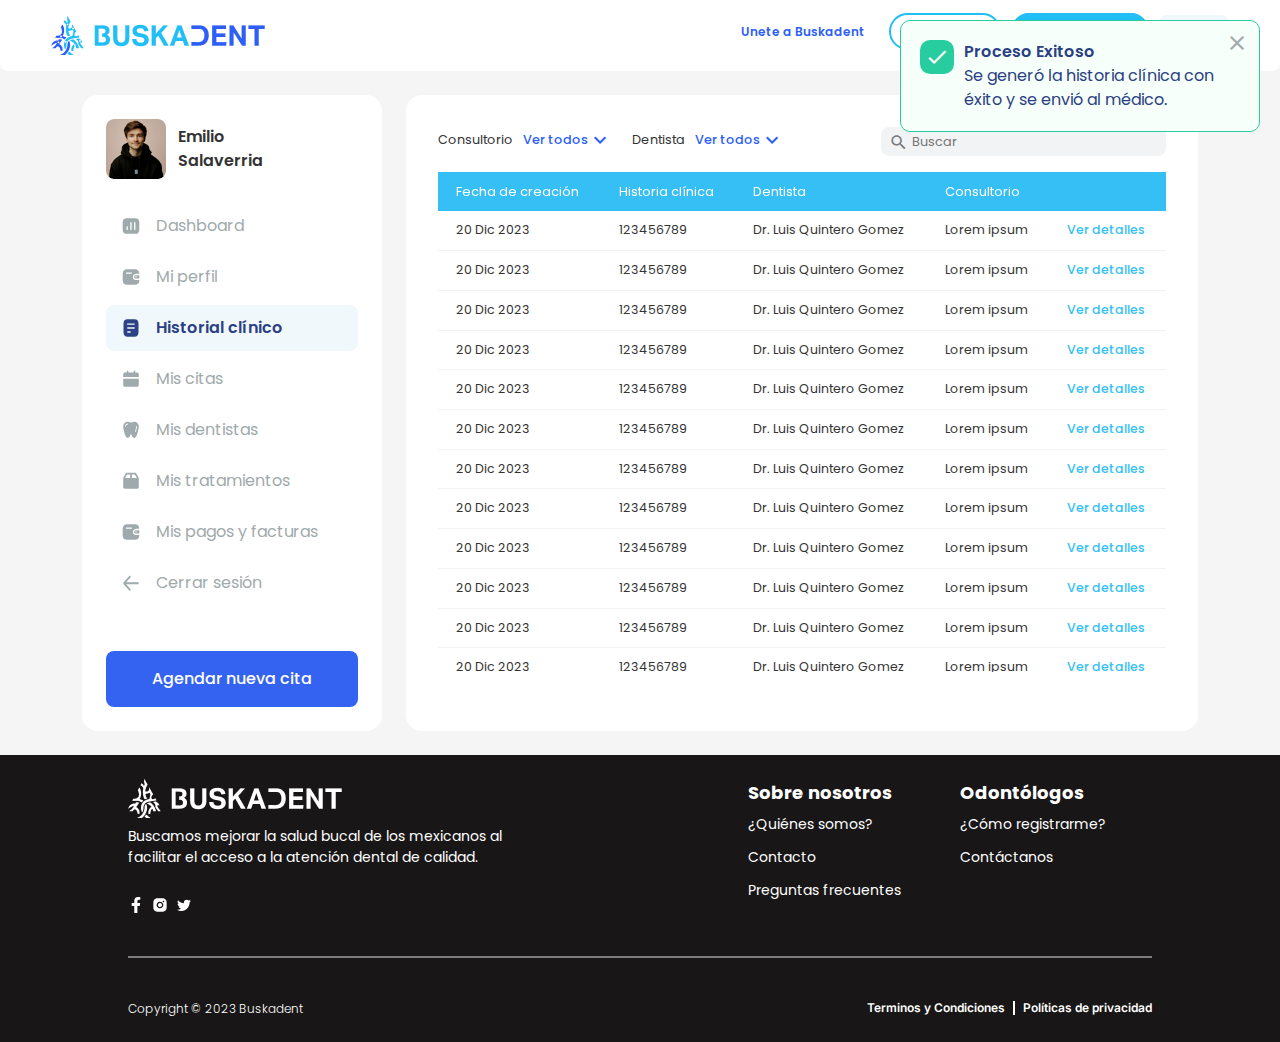
<file: dashboard.html>
<!DOCTYPE html>
<html lang="es">

<head>
  <meta charset="utf-8">
  <meta name="viewport" content="width=device-width, initial-scale=1">
  <title>Sistema administrativo del paciente</title>
  <link href="css/bootstrap.min.css" rel="stylesheet" crossorigin="anonymous">
  <link rel="stylesheet" href="css/style.css">
  <link rel="stylesheet" href="css/main.css">
  <link rel="stylesheet" href="css/administrativoPaciente.css">
  <!-- Material Icons -->
  <link
    href="https://fonts.googleapis.com/css?family=Material+Icons|Material+Icons+Outlined|Material+Icons+Two+Tone|Material+Icons+Round|Material+Icons+Sharp"
    rel="stylesheet" />
</head>

<body>
  <header>
    <nav class="nav-menu">
      <img src="images/Logo%20hor.png" class="logo" alt="Logo del menu">
      <div class="nav-menu-burger">
        <button class="nav-menu-burger-button">
          <svg xmlns="http://www.w3.org/2000/svg" class="icon icon-tabler icon-tabler-menu" width="24" height="24"
            viewBox="0 0 24 24" stroke-width="2" stroke="currentColor" fill="none" stroke-linecap="round"
            stroke-linejoin="round">
            <path stroke="none" d="M0 0h24v24H0z" fill="none"></path>
            <path d="M4 8l16 0"></path>
            <path d="M4 16l16 0"></path>
          </svg>
        </button>
        <ul class="nav-menu-mobile">
          <li class="nav-menu-item">
            <a href="#" class="nav-menu-link nav-link unete">Unete a Buskadent</a>
          </li>
          <li class="nav-menu-item">
            <a href="#" class="nav-menu-link nav-link inicio">Iniciar sesión</a>
          </li>
          <li class="nav-menu-item">
            <a href="#" class="nav-menu-link nav-link registro">Registrar cuenta</a>
          </li>
          <li class="nav-menu-item">
            <a href="#" class="text-buttons nav-link idiomaIcon">
              <svg xmlns="http://www.w3.org/2000/svg" width="26" height="27" viewBox="0 0 26 27" fill="none">
                <path
                  d="M25.1875 13.5008C25.1875 8.17891 21.8156 3.66953 17.0625 2.00391V24.9977C21.8156 23.332 25.1875 18.8227 25.1875 13.5008Z"
                  fill="#ED4C5C"></path>
                <path
                  d="M0.8125 13.5008C0.8125 18.8227 4.225 23.332 8.9375 24.9977V2.00391C4.225 3.66953 0.8125 8.17891 0.8125 13.5008Z"
                  fill="#75A843"></path>
                <path
                  d="M17.0625 2.00313C15.8031 1.55625 14.4219 1.3125 13 1.3125C11.5781 1.3125 10.1969 1.55625 8.9375 2.00313V24.9969C10.1969 25.4438 11.5781 25.6875 13 25.6875C14.4219 25.6875 15.8031 25.4438 17.0625 24.9969V2.00313Z"
                  fill="white"></path>
                <path
                  d="M16.5322 13.3785C16.4916 13.2566 16.451 13.4191 16.451 13.4598C16.451 13.3379 16.4104 13.2566 16.3291 13.1348C16.2072 13.2566 16.1666 13.4191 16.1666 13.5816C16.126 13.4598 16.0854 13.3379 15.9635 13.2973C16.0447 13.4191 16.0041 13.5004 16.0041 13.6223C16.0041 13.7848 16.126 13.9066 16.126 14.0691C16.126 14.2316 16.0447 14.3535 15.9229 14.4754V14.3535C15.5166 14.516 15.5979 14.7191 15.5979 15.0848C15.5979 15.4504 15.3947 15.3691 15.151 15.5723C15.1916 15.491 15.1916 15.3691 15.151 15.2879C15.151 15.5316 14.826 15.5316 14.7854 15.7348C14.7447 15.816 14.7854 15.9785 14.6635 16.0191C14.5822 16.0598 14.4604 16.141 14.4604 16.2223C14.3791 16.1816 14.2979 16.1816 14.176 16.1816C14.2166 16.141 14.2572 16.141 14.2979 16.1004C13.8916 15.8973 13.7697 16.3441 13.4041 16.3848C13.2822 16.3848 12.9979 16.2223 12.9979 16.3848C13.3635 16.3848 13.526 16.7098 13.8104 16.7098C14.0541 16.7098 14.2572 16.5066 14.501 16.5066C14.4604 16.5066 14.3385 16.4254 14.2166 16.4254C14.4197 16.3035 14.5416 16.0598 14.7854 16.0598C15.1916 16.0598 15.3947 15.9785 15.5166 15.5723C15.476 15.5723 15.4354 15.5723 15.3947 15.6129C15.3947 15.4504 15.5572 15.2473 15.7197 15.166C16.126 15.0848 16.0854 14.7598 16.3291 14.4754C16.2479 14.4754 16.1666 14.516 16.0854 14.5973C16.0854 14.3535 16.0447 14.1098 16.2479 13.9473C16.6541 13.7441 16.6135 13.6629 16.5322 13.3785ZM9.4635 13.3785C9.38225 13.7035 9.34162 13.7848 9.66662 13.9879C9.91037 14.1504 9.82912 14.3941 9.82912 14.6379C9.74787 14.5566 9.70725 14.516 9.58537 14.516C9.82912 14.7598 9.7885 15.1254 10.1947 15.2066C10.3166 15.2879 10.5197 15.491 10.5197 15.6535C10.4791 15.6535 10.4385 15.6129 10.3979 15.6129C10.5197 16.0191 10.7229 16.1004 11.1291 16.1004C11.3729 16.1004 11.4947 16.3441 11.6979 16.466C11.576 16.466 11.4541 16.5066 11.4135 16.5473C11.6572 16.5473 11.8604 16.791 12.1041 16.7504C12.3885 16.7504 12.5916 16.4254 12.9166 16.4254C12.9166 16.2629 12.6322 16.4254 12.5104 16.4254C12.1854 16.3441 12.0635 15.9379 11.6166 16.1004C11.6572 16.141 11.6979 16.1816 11.7385 16.1816C11.6572 16.1816 11.5354 16.141 11.4541 16.2223C11.4135 16.141 11.3322 16.0598 11.251 16.0191C11.1697 15.9379 11.1697 15.816 11.1291 15.7348C11.0479 15.5316 10.7635 15.491 10.7635 15.2879C10.7229 15.3691 10.7229 15.491 10.7635 15.5723C10.5197 15.3691 10.3166 15.4504 10.3166 15.0848C10.3166 14.7598 10.3979 14.516 9.99162 14.3535V14.4754C9.86975 14.3535 9.7885 14.2723 9.7885 14.0691C9.7885 13.9066 9.951 13.7848 9.91037 13.6223C9.91037 13.5004 9.86975 13.4191 9.951 13.2973C9.82912 13.3379 9.7885 13.4598 9.74787 13.5816C9.74787 13.4191 9.70725 13.2566 9.58537 13.1348C9.54475 13.216 9.50412 13.3379 9.4635 13.4598C9.50412 13.3785 9.4635 13.2566 9.4635 13.3785Z"
                  fill="#75A843"></path>
                <path
                  d="M14.0984 15.8148C14.0172 15.8148 13.9766 15.7336 13.9359 15.693C13.9359 15.6117 14.2609 15.5305 14.3016 15.5305V15.4492C13.7734 15.6117 12.1891 15.7336 11.8641 15.1648C11.7016 15.4086 11.4172 15.2461 11.1328 15.043C11.1734 15.1242 11.3359 15.5305 11.3359 15.4898C11.4172 15.5305 11.9453 15.6523 11.9453 15.7742L11.8234 15.8961C12.6766 16.1805 13.2047 16.2617 14.0984 15.8148Z"
                  fill="#428BC1"></path>
                <path
                  d="M13.5688 15.8158C13.6094 15.7751 13.6094 15.7345 13.6094 15.6533L13.5688 15.5314C13.65 15.4501 13.5687 15.247 13.4469 15.2876C13.3656 15.3283 13.4062 15.3283 13.325 15.2876C13.2844 15.2876 13.2844 15.247 13.2437 15.247H12.5125C12.4312 15.247 12.4312 15.2064 12.35 15.2064C12.2687 15.1658 12.2281 15.247 12.1875 15.2876C12.1875 15.3689 12.2281 15.3689 12.2281 15.4095C12.2281 15.4501 12.1875 15.4908 12.1875 15.572C12.1875 15.6533 12.2281 15.6939 12.2688 15.7345C12.1063 15.8564 12.2688 16.0595 12.4313 15.9376C12.4719 16.0189 12.5937 16.0189 12.7156 16.0189H13.1625C13.2438 16.0189 13.4062 16.0595 13.4469 15.9376C13.5687 16.1408 13.7313 15.897 13.5688 15.8158Z"
                  fill="#ED4C5C"></path>
                <path
                  d="M14.8669 14.7586C14.5419 14.3523 14.3794 14.9617 14.0137 14.9211C14.095 14.4336 13.3637 14.5961 13.1606 14.718C13.2012 14.6773 13.2419 14.5961 13.2825 14.5148C13.12 14.5148 12.9169 14.5961 12.795 14.4742C12.5512 14.3117 12.2262 14.2305 12.0231 14.5148C11.8606 14.2711 11.4137 14.0273 11.17 14.2711C11.17 14.0273 10.9262 13.6617 10.6419 13.7023C10.3169 13.743 10.4387 14.1492 10.6012 14.3117C10.7231 14.4336 10.8856 14.4742 11.0481 14.4742C11.0481 14.5555 11.0887 14.5961 11.1294 14.6367C11.3325 14.7992 11.7387 14.8398 11.9419 14.6773C11.9419 15.0836 12.7544 15.0836 12.9575 14.8805C12.8762 15.0836 12.795 15.4898 13.0794 15.4898C13.3231 15.4898 13.2419 15.2461 13.445 15.1648C13.6075 15.0836 13.8106 15.043 13.9731 15.1242C14.2575 15.2867 15.1512 15.2461 14.8669 14.7586Z"
                  fill="#428BC1"></path>
                <path
                  d="M11.5413 13.7444C11.5007 13.6631 11.4194 13.5819 11.4194 13.5819C11.2569 13.6225 11.2569 13.5006 11.2163 13.3788C11.1757 13.1756 10.8913 13.0944 10.8913 12.9319C10.8913 12.7694 11.0538 12.6069 10.9319 12.4444C10.8101 12.2819 10.6069 12.2006 10.6069 12.2819C10.5663 12.3631 10.7694 12.3631 10.7694 12.5663C10.7694 12.81 10.5257 13.0131 10.8101 13.2162C10.9726 13.46 10.9726 13.9069 11.2569 13.9069C11.3788 13.9069 11.5007 13.8662 11.5413 13.7444Z"
                  fill="#75A843"></path>
                <path
                  d="M12.1478 13.5404C12.0666 13.3779 12.1478 13.1342 11.9853 13.0123C11.7822 12.8498 11.376 13.1748 11.3353 12.7685C11.3353 12.6873 11.7822 12.1998 11.8635 12.1592C11.9853 11.9967 11.9447 11.7123 11.8228 11.631C11.6603 11.5498 11.6197 11.631 11.4978 11.7935C11.5385 11.8342 11.701 11.9154 11.701 11.956C11.5791 12.2404 11.2135 12.281 11.1322 12.5654C11.051 12.7685 11.0916 13.0935 11.2947 13.2154C11.4166 13.2967 11.4978 13.2967 11.6197 13.2967C11.9853 13.256 11.7822 13.3373 11.8228 13.4185C11.8228 13.4998 11.9447 13.7842 12.1478 13.5404ZM10.9291 11.5498C10.9291 11.7935 11.1728 11.7529 11.3353 11.7123C11.3353 11.631 11.3353 11.5498 11.376 11.4685C11.2947 11.5092 11.1728 11.5092 11.1322 11.4685C11.0103 11.3873 11.4166 11.2248 11.376 11.2248C11.376 11.2248 10.9697 11.4279 11.1322 11.1842C11.1728 11.1029 11.2541 11.0217 11.2947 10.9404C11.3353 10.8592 11.1728 10.9404 11.1728 10.9404C11.1322 10.9404 11.0916 10.9404 11.051 10.981C10.8072 11.1842 10.8885 11.306 10.9291 11.5498Z"
                  fill="#75A843"></path>
                <path
                  d="M15.2315 11.55C15.0284 11.2656 14.2565 10.3313 13.1596 10.25C13.0378 10.25 12.7128 10.3719 12.5909 10.4125C12.2253 10.6562 12.9971 10.8594 13.0378 11.0219C13.0378 11.1031 13.0784 11.1437 13.0784 11.225C12.9565 11.0219 12.8346 10.9 12.794 10.8187C12.5909 10.9 12.2659 10.7781 12.2253 10.575C12.1846 10.6562 12.1846 10.6969 12.1034 10.7781C12.1034 10.6562 12.0628 10.6562 12.0221 10.575C12.0221 10.6969 12.0221 10.8594 11.9003 10.9C11.9409 10.8188 11.9003 10.7375 11.8596 10.6563C11.8596 10.7781 11.8596 10.8594 11.7784 10.9406C11.819 10.8594 11.7378 10.8188 11.7378 10.7375C11.6971 11.0625 11.2503 11.1844 11.6971 11.3063C11.8596 11.3469 11.9409 11.3062 12.1034 11.3875C12.144 11.4281 12.2253 11.5094 12.2253 11.4688C12.2253 11.5094 12.0628 11.6719 12.1846 11.7125C12.144 11.7531 12.0221 11.9969 12.0221 11.9969C12.144 11.9969 12.0628 12.0781 11.9815 12.1594C11.8596 12.3625 11.9815 12.5656 12.0221 12.8094C12.0221 12.7281 12.144 12.85 12.144 12.9719C12.144 13.1344 12.3065 13.2156 12.3471 13.3375C12.144 13.1344 12.1034 13.3375 12.3471 13.4594C12.144 13.4594 12.1034 13.5813 12.3065 13.6625C11.819 13.6625 12.2253 13.8656 12.3065 13.9063C12.6315 13.9875 12.8753 13.7438 12.8753 13.7031C12.8753 13.7031 13.5253 14.3531 13.5659 14.3531C13.6065 14.3531 13.9315 14.1906 14.0128 14.2719C14.094 14.3938 14.1753 14.2719 14.2565 14.3125C14.3378 14.3938 14.6628 14.3125 14.744 14.2719C14.7846 14.2719 15.1909 14.1906 15.1096 14.1094C14.9065 13.9469 14.6628 13.7844 14.4596 13.6219C14.2565 13.4594 14.0534 13.3375 13.8909 13.175C13.8096 13.0938 13.8096 12.9312 13.769 12.8094C14.1346 13.175 14.5003 13.3781 14.4596 12.6875C14.7034 12.8906 15.1909 14.0281 15.2315 14.0281C15.3534 14.0281 15.2315 12.8094 15.2315 12.6875C15.394 12.85 15.394 14.1906 15.4346 14.1906C15.6378 14.2313 15.9221 12.4438 15.2315 11.55Z"
                  fill="#89664C"></path>
                <path
                  d="M12.3125 13.6218C12.2719 13.6218 12.0688 13.3374 12.0688 13.2968C12.1906 13.7843 11.7031 13.4999 11.825 13.2968C11.6625 13.2562 11.2563 13.4999 11.4188 13.7437C11.3375 13.9062 11.9875 13.7843 12.0281 13.703C12.1906 14.0687 12.5969 13.6624 12.3125 13.6218ZM14.2219 14.8405C14.425 14.5562 13.5719 14.4749 13.6531 14.1499C13.5312 14.2312 13.3688 14.5155 13.2063 14.4343C13.125 14.3937 12.8 14.5968 12.9625 14.7187C12.9625 14.5562 13.0438 14.678 13.1656 14.6374C13.125 14.7593 13.0031 14.8812 13.2063 14.9624C13.125 14.7187 13.45 14.8405 13.4094 14.7187C13.3281 14.6374 13.6937 14.6374 13.7344 14.6374C13.8563 14.6374 14.2625 14.7593 14.1 14.8812C14.1 14.8812 14.1813 14.8812 14.2219 14.8405ZM11.5 11.3468C11.4594 11.428 11.2969 11.5499 11.2969 11.6718C11.2969 11.753 11.5 11.9562 11.5813 11.8343C11.3375 11.6718 11.6219 11.5499 11.7438 11.5499C11.7844 11.5499 11.7844 11.6312 11.7844 11.6312C11.825 11.6718 12.15 11.5499 12.1094 11.4687C12.15 11.3062 11.6219 11.3062 11.5 11.3468Z"
                  fill="#FFCE31"></path>
              </svg>
              <svg xmlns="http://www.w3.org/2000/svg" width="16" height="17" viewBox="0 0 16 17" fill="none">
                <path fill-rule="evenodd" clip-rule="evenodd"
                  d="M3.16109 5.65976C3.37588 5.44675 3.72412 5.44675 3.93891 5.65976L8.5 10.1832L13.0611 5.65976C13.2759 5.44675 13.6241 5.44675 13.8389 5.65976C14.0537 5.87277 14.0537 6.21814 13.8389 6.43115L8.88891 11.3402C8.67412 11.5533 8.32588 11.5533 8.11109 11.3402L3.16109 6.43115C2.9463 6.21814 2.9463 5.87277 3.16109 5.65976Z"
                  fill="#181616"></path>
              </svg>
            </a>
          </li>
        </ul>
      </div>
      <div class="nav-menu-container">
        <ul class="nav-menu-items">
          <li>
            <a href="#" class="text-buttons unete">Unete a Buskadent</a>
          </li>
          <li><a href="#" class="text-buttons inicio">Iniciar sesión</a></li>
          <li>
            <a href="#" class="text-buttons registro">Registrar cuenta</a>
          </li>
          <li>
            <a href="#" class="text-buttons idioma">
              <svg xmlns="http://www.w3.org/2000/svg" width="26" height="27" viewBox="0 0 26 27" fill="none">
                <path
                  d="M25.1875 13.5008C25.1875 8.17891 21.8156 3.66953 17.0625 2.00391V24.9977C21.8156 23.332 25.1875 18.8227 25.1875 13.5008Z"
                  fill="#ED4C5C"></path>
                <path
                  d="M0.8125 13.5008C0.8125 18.8227 4.225 23.332 8.9375 24.9977V2.00391C4.225 3.66953 0.8125 8.17891 0.8125 13.5008Z"
                  fill="#75A843"></path>
                <path
                  d="M17.0625 2.00313C15.8031 1.55625 14.4219 1.3125 13 1.3125C11.5781 1.3125 10.1969 1.55625 8.9375 2.00313V24.9969C10.1969 25.4438 11.5781 25.6875 13 25.6875C14.4219 25.6875 15.8031 25.4438 17.0625 24.9969V2.00313Z"
                  fill="white"></path>
                <path
                  d="M16.5322 13.3785C16.4916 13.2566 16.451 13.4191 16.451 13.4598C16.451 13.3379 16.4104 13.2566 16.3291 13.1348C16.2072 13.2566 16.1666 13.4191 16.1666 13.5816C16.126 13.4598 16.0854 13.3379 15.9635 13.2973C16.0447 13.4191 16.0041 13.5004 16.0041 13.6223C16.0041 13.7848 16.126 13.9066 16.126 14.0691C16.126 14.2316 16.0447 14.3535 15.9229 14.4754V14.3535C15.5166 14.516 15.5979 14.7191 15.5979 15.0848C15.5979 15.4504 15.3947 15.3691 15.151 15.5723C15.1916 15.491 15.1916 15.3691 15.151 15.2879C15.151 15.5316 14.826 15.5316 14.7854 15.7348C14.7447 15.816 14.7854 15.9785 14.6635 16.0191C14.5822 16.0598 14.4604 16.141 14.4604 16.2223C14.3791 16.1816 14.2979 16.1816 14.176 16.1816C14.2166 16.141 14.2572 16.141 14.2979 16.1004C13.8916 15.8973 13.7697 16.3441 13.4041 16.3848C13.2822 16.3848 12.9979 16.2223 12.9979 16.3848C13.3635 16.3848 13.526 16.7098 13.8104 16.7098C14.0541 16.7098 14.2572 16.5066 14.501 16.5066C14.4604 16.5066 14.3385 16.4254 14.2166 16.4254C14.4197 16.3035 14.5416 16.0598 14.7854 16.0598C15.1916 16.0598 15.3947 15.9785 15.5166 15.5723C15.476 15.5723 15.4354 15.5723 15.3947 15.6129C15.3947 15.4504 15.5572 15.2473 15.7197 15.166C16.126 15.0848 16.0854 14.7598 16.3291 14.4754C16.2479 14.4754 16.1666 14.516 16.0854 14.5973C16.0854 14.3535 16.0447 14.1098 16.2479 13.9473C16.6541 13.7441 16.6135 13.6629 16.5322 13.3785ZM9.4635 13.3785C9.38225 13.7035 9.34162 13.7848 9.66662 13.9879C9.91037 14.1504 9.82912 14.3941 9.82912 14.6379C9.74787 14.5566 9.70725 14.516 9.58537 14.516C9.82912 14.7598 9.7885 15.1254 10.1947 15.2066C10.3166 15.2879 10.5197 15.491 10.5197 15.6535C10.4791 15.6535 10.4385 15.6129 10.3979 15.6129C10.5197 16.0191 10.7229 16.1004 11.1291 16.1004C11.3729 16.1004 11.4947 16.3441 11.6979 16.466C11.576 16.466 11.4541 16.5066 11.4135 16.5473C11.6572 16.5473 11.8604 16.791 12.1041 16.7504C12.3885 16.7504 12.5916 16.4254 12.9166 16.4254C12.9166 16.2629 12.6322 16.4254 12.5104 16.4254C12.1854 16.3441 12.0635 15.9379 11.6166 16.1004C11.6572 16.141 11.6979 16.1816 11.7385 16.1816C11.6572 16.1816 11.5354 16.141 11.4541 16.2223C11.4135 16.141 11.3322 16.0598 11.251 16.0191C11.1697 15.9379 11.1697 15.816 11.1291 15.7348C11.0479 15.5316 10.7635 15.491 10.7635 15.2879C10.7229 15.3691 10.7229 15.491 10.7635 15.5723C10.5197 15.3691 10.3166 15.4504 10.3166 15.0848C10.3166 14.7598 10.3979 14.516 9.99162 14.3535V14.4754C9.86975 14.3535 9.7885 14.2723 9.7885 14.0691C9.7885 13.9066 9.951 13.7848 9.91037 13.6223C9.91037 13.5004 9.86975 13.4191 9.951 13.2973C9.82912 13.3379 9.7885 13.4598 9.74787 13.5816C9.74787 13.4191 9.70725 13.2566 9.58537 13.1348C9.54475 13.216 9.50412 13.3379 9.4635 13.4598C9.50412 13.3785 9.4635 13.2566 9.4635 13.3785Z"
                  fill="#75A843"></path>
                <path
                  d="M14.0984 15.8148C14.0172 15.8148 13.9766 15.7336 13.9359 15.693C13.9359 15.6117 14.2609 15.5305 14.3016 15.5305V15.4492C13.7734 15.6117 12.1891 15.7336 11.8641 15.1648C11.7016 15.4086 11.4172 15.2461 11.1328 15.043C11.1734 15.1242 11.3359 15.5305 11.3359 15.4898C11.4172 15.5305 11.9453 15.6523 11.9453 15.7742L11.8234 15.8961C12.6766 16.1805 13.2047 16.2617 14.0984 15.8148Z"
                  fill="#428BC1"></path>
                <path
                  d="M13.5688 15.8158C13.6094 15.7751 13.6094 15.7345 13.6094 15.6533L13.5688 15.5314C13.65 15.4501 13.5687 15.247 13.4469 15.2876C13.3656 15.3283 13.4062 15.3283 13.325 15.2876C13.2844 15.2876 13.2844 15.247 13.2437 15.247H12.5125C12.4312 15.247 12.4312 15.2064 12.35 15.2064C12.2687 15.1658 12.2281 15.247 12.1875 15.2876C12.1875 15.3689 12.2281 15.3689 12.2281 15.4095C12.2281 15.4501 12.1875 15.4908 12.1875 15.572C12.1875 15.6533 12.2281 15.6939 12.2688 15.7345C12.1063 15.8564 12.2688 16.0595 12.4313 15.9376C12.4719 16.0189 12.5937 16.0189 12.7156 16.0189H13.1625C13.2438 16.0189 13.4062 16.0595 13.4469 15.9376C13.5687 16.1408 13.7313 15.897 13.5688 15.8158Z"
                  fill="#ED4C5C"></path>
                <path
                  d="M14.8669 14.7586C14.5419 14.3523 14.3794 14.9617 14.0137 14.9211C14.095 14.4336 13.3637 14.5961 13.1606 14.718C13.2012 14.6773 13.2419 14.5961 13.2825 14.5148C13.12 14.5148 12.9169 14.5961 12.795 14.4742C12.5512 14.3117 12.2262 14.2305 12.0231 14.5148C11.8606 14.2711 11.4137 14.0273 11.17 14.2711C11.17 14.0273 10.9262 13.6617 10.6419 13.7023C10.3169 13.743 10.4387 14.1492 10.6012 14.3117C10.7231 14.4336 10.8856 14.4742 11.0481 14.4742C11.0481 14.5555 11.0887 14.5961 11.1294 14.6367C11.3325 14.7992 11.7387 14.8398 11.9419 14.6773C11.9419 15.0836 12.7544 15.0836 12.9575 14.8805C12.8762 15.0836 12.795 15.4898 13.0794 15.4898C13.3231 15.4898 13.2419 15.2461 13.445 15.1648C13.6075 15.0836 13.8106 15.043 13.9731 15.1242C14.2575 15.2867 15.1512 15.2461 14.8669 14.7586Z"
                  fill="#428BC1"></path>
                <path
                  d="M11.5413 13.7444C11.5007 13.6631 11.4194 13.5819 11.4194 13.5819C11.2569 13.6225 11.2569 13.5006 11.2163 13.3788C11.1757 13.1756 10.8913 13.0944 10.8913 12.9319C10.8913 12.7694 11.0538 12.6069 10.9319 12.4444C10.8101 12.2819 10.6069 12.2006 10.6069 12.2819C10.5663 12.3631 10.7694 12.3631 10.7694 12.5663C10.7694 12.81 10.5257 13.0131 10.8101 13.2162C10.9726 13.46 10.9726 13.9069 11.2569 13.9069C11.3788 13.9069 11.5007 13.8662 11.5413 13.7444Z"
                  fill="#75A843"></path>
                <path
                  d="M12.1478 13.5404C12.0666 13.3779 12.1478 13.1342 11.9853 13.0123C11.7822 12.8498 11.376 13.1748 11.3353 12.7685C11.3353 12.6873 11.7822 12.1998 11.8635 12.1592C11.9853 11.9967 11.9447 11.7123 11.8228 11.631C11.6603 11.5498 11.6197 11.631 11.4978 11.7935C11.5385 11.8342 11.701 11.9154 11.701 11.956C11.5791 12.2404 11.2135 12.281 11.1322 12.5654C11.051 12.7685 11.0916 13.0935 11.2947 13.2154C11.4166 13.2967 11.4978 13.2967 11.6197 13.2967C11.9853 13.256 11.7822 13.3373 11.8228 13.4185C11.8228 13.4998 11.9447 13.7842 12.1478 13.5404ZM10.9291 11.5498C10.9291 11.7935 11.1728 11.7529 11.3353 11.7123C11.3353 11.631 11.3353 11.5498 11.376 11.4685C11.2947 11.5092 11.1728 11.5092 11.1322 11.4685C11.0103 11.3873 11.4166 11.2248 11.376 11.2248C11.376 11.2248 10.9697 11.4279 11.1322 11.1842C11.1728 11.1029 11.2541 11.0217 11.2947 10.9404C11.3353 10.8592 11.1728 10.9404 11.1728 10.9404C11.1322 10.9404 11.0916 10.9404 11.051 10.981C10.8072 11.1842 10.8885 11.306 10.9291 11.5498Z"
                  fill="#75A843"></path>
                <path
                  d="M15.2315 11.55C15.0284 11.2656 14.2565 10.3313 13.1596 10.25C13.0378 10.25 12.7128 10.3719 12.5909 10.4125C12.2253 10.6562 12.9971 10.8594 13.0378 11.0219C13.0378 11.1031 13.0784 11.1437 13.0784 11.225C12.9565 11.0219 12.8346 10.9 12.794 10.8187C12.5909 10.9 12.2659 10.7781 12.2253 10.575C12.1846 10.6562 12.1846 10.6969 12.1034 10.7781C12.1034 10.6562 12.0628 10.6562 12.0221 10.575C12.0221 10.6969 12.0221 10.8594 11.9003 10.9C11.9409 10.8188 11.9003 10.7375 11.8596 10.6563C11.8596 10.7781 11.8596 10.8594 11.7784 10.9406C11.819 10.8594 11.7378 10.8188 11.7378 10.7375C11.6971 11.0625 11.2503 11.1844 11.6971 11.3063C11.8596 11.3469 11.9409 11.3062 12.1034 11.3875C12.144 11.4281 12.2253 11.5094 12.2253 11.4688C12.2253 11.5094 12.0628 11.6719 12.1846 11.7125C12.144 11.7531 12.0221 11.9969 12.0221 11.9969C12.144 11.9969 12.0628 12.0781 11.9815 12.1594C11.8596 12.3625 11.9815 12.5656 12.0221 12.8094C12.0221 12.7281 12.144 12.85 12.144 12.9719C12.144 13.1344 12.3065 13.2156 12.3471 13.3375C12.144 13.1344 12.1034 13.3375 12.3471 13.4594C12.144 13.4594 12.1034 13.5813 12.3065 13.6625C11.819 13.6625 12.2253 13.8656 12.3065 13.9063C12.6315 13.9875 12.8753 13.7438 12.8753 13.7031C12.8753 13.7031 13.5253 14.3531 13.5659 14.3531C13.6065 14.3531 13.9315 14.1906 14.0128 14.2719C14.094 14.3938 14.1753 14.2719 14.2565 14.3125C14.3378 14.3938 14.6628 14.3125 14.744 14.2719C14.7846 14.2719 15.1909 14.1906 15.1096 14.1094C14.9065 13.9469 14.6628 13.7844 14.4596 13.6219C14.2565 13.4594 14.0534 13.3375 13.8909 13.175C13.8096 13.0938 13.8096 12.9312 13.769 12.8094C14.1346 13.175 14.5003 13.3781 14.4596 12.6875C14.7034 12.8906 15.1909 14.0281 15.2315 14.0281C15.3534 14.0281 15.2315 12.8094 15.2315 12.6875C15.394 12.85 15.394 14.1906 15.4346 14.1906C15.6378 14.2313 15.9221 12.4438 15.2315 11.55Z"
                  fill="#89664C"></path>
                <path
                  d="M12.3125 13.6218C12.2719 13.6218 12.0688 13.3374 12.0688 13.2968C12.1906 13.7843 11.7031 13.4999 11.825 13.2968C11.6625 13.2562 11.2563 13.4999 11.4188 13.7437C11.3375 13.9062 11.9875 13.7843 12.0281 13.703C12.1906 14.0687 12.5969 13.6624 12.3125 13.6218ZM14.2219 14.8405C14.425 14.5562 13.5719 14.4749 13.6531 14.1499C13.5312 14.2312 13.3688 14.5155 13.2063 14.4343C13.125 14.3937 12.8 14.5968 12.9625 14.7187C12.9625 14.5562 13.0438 14.678 13.1656 14.6374C13.125 14.7593 13.0031 14.8812 13.2063 14.9624C13.125 14.7187 13.45 14.8405 13.4094 14.7187C13.3281 14.6374 13.6937 14.6374 13.7344 14.6374C13.8563 14.6374 14.2625 14.7593 14.1 14.8812C14.1 14.8812 14.1813 14.8812 14.2219 14.8405ZM11.5 11.3468C11.4594 11.428 11.2969 11.5499 11.2969 11.6718C11.2969 11.753 11.5 11.9562 11.5813 11.8343C11.3375 11.6718 11.6219 11.5499 11.7438 11.5499C11.7844 11.5499 11.7844 11.6312 11.7844 11.6312C11.825 11.6718 12.15 11.5499 12.1094 11.4687C12.15 11.3062 11.6219 11.3062 11.5 11.3468Z"
                  fill="#FFCE31"></path>
              </svg>
              <svg xmlns="http://www.w3.org/2000/svg" width="16" height="17" viewBox="0 0 16 17" fill="none">
                <path fill-rule="evenodd" clip-rule="evenodd"
                  d="M3.16109 5.65976C3.37588 5.44675 3.72412 5.44675 3.93891 5.65976L8.5 10.1832L13.0611 5.65976C13.2759 5.44675 13.6241 5.44675 13.8389 5.65976C14.0537 5.87277 14.0537 6.21814 13.8389 6.43115L8.88891 11.3402C8.67412 11.5533 8.32588 11.5533 8.11109 11.3402L3.16109 6.43115C2.9463 6.21814 2.9463 5.87277 3.16109 5.65976Z"
                  fill="#181616"></path>
              </svg>
            </a>
          </li>
        </ul>
      </div>
    </nav>
  </header>

  <!-- Start Content -->
  <!-- Que el responsive de el menu simplemente me vaya para arriba totalmente sencillo -->
  <!-- End -->
  <main class="dashboard">
    <div class="container">
      <div class="dashboard__content">
        <aside class="dashboard__content-sidebar">
          <div class="dashboard__content-sidebar__profile">
            <img src="./images/emilioPerfil.png" alt="Name Lastname">
            <span>Emilio Salaverria</span>
          </div>
          <ul class="dashboard__content-sidebar__menu">
            <li class="dashboard__content-sidebar__menu-item">
              <a href="#">
                <img src="./images/dashboardIconOff.svg" alt="Dashboard">
                <span>Dashboard</span>
              </a>
            </li>
            <li class="dashboard__content-sidebar__menu-item">
              <a href="#">
                <img src="./images/pagosIconOff.svg" alt="Mi perfil">
                <span>Mi perfil</span>
              </a>
            </li>
            <li class="dashboard__content-sidebar__menu-item dashboard__content-sidebar__menu-item--active">
              <a href="#">
                <img src="./images/historialIconOff.svg" alt="Historial clínico">
                <span>Historial clínico</span>
              </a>
            </li>
            <li class="dashboard__content-sidebar__menu-item">
              <a href="#">
                <img src="./images/citasIconOff.svg" alt="Dashboard">
                <span>Mis citas</span>
              </a>
            </li>
            <li class="dashboard__content-sidebar__menu-item">
              <a href="#">
                <img src="./images/dentistasIconOff.svg" alt="Mis dentistas">
                <span>Mis dentistas</span>
              </a>
            </li>
            <li class="dashboard__content-sidebar__menu-item">
              <a href="#">
                <img src="./images/tratamientosIconOff.svg" alt="Mis tratamientos">
                <span>Mis tratamientos</span>
              </a>
            </li>
            <li class="dashboard__content-sidebar__menu-item">
              <a href="#">
                <img src="./images/pagosIconOff.svg" alt="Mis pagos y facturas">
                <span>Mis pagos y facturas</span>
              </a>
            </li>
            <li class="dashboard__content-sidebar__menu-item">
              <a href="#">
                <img src="./images/cerrarIconOff.svg" alt="Cerrar sesión">
                <span>Cerrar sesión</span>
              </a>
            </li>
          </ul>
          <button type="button" class="btn__buskadent mt-4">
            <span>Agendar nueva cita</span>
          </button>
        </aside>
        <section class="dashboard__content-main">
          <div class="d-flex justify-content-between">
            <div>
              <div class="order__by">
                <span>Consultorio</span>
                <div class="order__by-current">
                  <span>
                    <span>Ver todos</span>
                    <i class="material-icons-outlined">expand_more</i>
                  </span>
                </div>
                <div class="order__by-content">
                  <div class="order__by-content-item">Ver todos</div>
                  <div class="order__by-content-item">A-Z</div>
                  <div class="order__by-content-item">Z-A</div>
                </div>
              </div>
              <div class="order__by">
                <span>Dentista</span>
                <div class="order__by-current">
                  <span>
                    <span>Ver todos</span>
                    <i class="material-icons-outlined">expand_more</i>
                  </span>
                </div>
                <div class="order__by-content">
                  <div class="order__by-content-item">Ver todos</div>
                  <div class="order__by-content-item">A-Z</div>
                  <div class="order__by-content-item">Z-A</div>
                </div>
              </div>
            </div>
            <div class="input__search">
              <input type="text" placeholder="Buscar">
              <i class="material-icons-outlined">search</i>
            </div>
          </div>
          <div class="main__table">
            <table class="table__buskadent">
              <thead>
                <tr>
                  <td>Fecha de creación</td>
                  <td>Historia clínica</td>
                  <td>Dentista</td>
                  <td>Consultorio</td>
                  <td></td>
                </tr>
              </thead>
              <tbody>
                <tr>
                  <td>20 Dic 2023</td>
                  <td>123456789</td>
                  <td>Dr. Luis Quintero Gomez</td>
                  <td>Lorem ipsum</td>
                  <td class="details">Ver detalles</td>
                </tr>
                <tr>
                  <td>20 Dic 2023</td>
                  <td>123456789</td>
                  <td>Dr. Luis Quintero Gomez</td>
                  <td>Lorem ipsum</td>
                  <td class="details">Ver detalles</td>
                </tr>
                <tr>
                  <td>20 Dic 2023</td>
                  <td>123456789</td>
                  <td>Dr. Luis Quintero Gomez</td>
                  <td>Lorem ipsum</td>
                  <td class="details">Ver detalles</td>
                </tr>
                <tr>
                  <td>20 Dic 2023</td>
                  <td>123456789</td>
                  <td>Dr. Luis Quintero Gomez</td>
                  <td>Lorem ipsum</td>
                  <td class="details">Ver detalles</td>
                </tr>
                <tr>
                  <td>20 Dic 2023</td>
                  <td>123456789</td>
                  <td>Dr. Luis Quintero Gomez</td>
                  <td>Lorem ipsum</td>
                  <td class="details">Ver detalles</td>
                </tr>
                <tr>
                  <td>20 Dic 2023</td>
                  <td>123456789</td>
                  <td>Dr. Luis Quintero Gomez</td>
                  <td>Lorem ipsum</td>
                  <td class="details">Ver detalles</td>
                </tr>
                <tr>
                  <td>20 Dic 2023</td>
                  <td>123456789</td>
                  <td>Dr. Luis Quintero Gomez</td>
                  <td>Lorem ipsum</td>
                  <td class="details">Ver detalles</td>
                </tr>
                <tr>
                  <td>20 Dic 2023</td>
                  <td>123456789</td>
                  <td>Dr. Luis Quintero Gomez</td>
                  <td>Lorem ipsum</td>
                  <td class="details">Ver detalles</td>
                </tr>
                <tr>
                  <td>20 Dic 2023</td>
                  <td>123456789</td>
                  <td>Dr. Luis Quintero Gomez</td>
                  <td>Lorem ipsum</td>
                  <td class="details">Ver detalles</td>
                </tr>
                <tr>
                  <td>20 Dic 2023</td>
                  <td>123456789</td>
                  <td>Dr. Luis Quintero Gomez</td>
                  <td>Lorem ipsum</td>
                  <td class="details">Ver detalles</td>
                </tr>
                <tr>
                  <td>20 Dic 2023</td>
                  <td>123456789</td>
                  <td>Dr. Luis Quintero Gomez</td>
                  <td>Lorem ipsum</td>
                  <td class="details">Ver detalles</td>
                </tr>
                <tr>
                  <td>20 Dic 2023</td>
                  <td>123456789</td>
                  <td>Dr. Luis Quintero Gomez</td>
                  <td>Lorem ipsum</td>
                  <td class="details">Ver detalles</td>
                </tr>
                <tr>
                  <td>20 Dic 2023</td>
                  <td>123456789</td>
                  <td>Dr. Luis Quintero Gomez</td>
                  <td>Lorem ipsum</td>
                  <td class="details">Ver detalles</td>
                </tr>
                <tr>
                  <td>20 Dic 2023</td>
                  <td>123456789</td>
                  <td>Dr. Luis Quintero Gomez</td>
                  <td>Lorem ipsum</td>
                  <td class="details">Ver detalles</td>
                </tr>
                <tr>
                  <td>20 Dic 2023</td>
                  <td>123456789</td>
                  <td>Dr. Luis Quintero Gomez</td>
                  <td>Lorem ipsum</td>
                  <td class="details">Ver detalles</td>
                </tr>
                <tr>
                  <td>20 Dic 2023</td>
                  <td>123456789</td>
                  <td>Dr. Luis Quintero Gomez</td>
                  <td>Lorem ipsum</td>
                  <td class="details">Ver detalles</td>
                </tr>
                <tr>
                  <td>20 Dic 2023</td>
                  <td>123456789</td>
                  <td>Dr. Luis Quintero Gomez</td>
                  <td>Lorem ipsum</td>
                  <td class="details">Ver detalles</td>
                </tr>
                <tr>
                  <td>20 Dic 2023</td>
                  <td>123456789</td>
                  <td>Dr. Luis Quintero Gomez</td>
                  <td>Lorem ipsum</td>
                  <td class="details">Ver detalles</td>
                </tr>
                <tr>
                  <td>20 Dic 2023</td>
                  <td>123456789</td>
                  <td>Dr. Luis Quintero Gomez</td>
                  <td>Lorem ipsum</td>
                  <td class="details">Ver detalles</td>
                </tr>
                <tr>
                  <td>20 Dic 2023</td>
                  <td>123456789</td>
                  <td>Dr. Luis Quintero Gomez</td>
                  <td>Lorem ipsum</td>
                  <td class="details">Ver detalles</td>
                </tr>
                <tr>
                  <td>20 Dic 2023</td>
                  <td>123456789</td>
                  <td>Dr. Luis Quintero Gomez</td>
                  <td>Lorem ipsum</td>
                  <td class="details">Ver detalles</td>
                </tr>
              </tbody>
            </table>
          </div>
        </section>
      </div>
    </div>
  </main>


  <!-- End Content -->

  <footer class="footer">
    <div class="footer-botones">
      <div class="footer-botones-logo">
        <img src="images/Logo-footer.png" alt="Logo en footer">
        <p class="footer-botones-texto">
          Buscamos mejorar la salud bucal de los mexicanos al facilitar el
          acceso a la atención dental de calidad.
        </p>
        <div class="footer-botones-redes">
          <a href="#">
            <svg xmlns="http://www.w3.org/2000/svg" width="16" height="16" viewBox="0 0 16 16" fill="none">
              <path
                d="M11.7262 8.9995L12.1707 6.104H9.39225V4.225C9.39225 3.433 9.78025 2.6605 11.0247 2.6605H12.2878V0.1955C12.2878 0.1955 11.1417 0 10.0457 0C7.75775 0 6.26225 1.387 6.26225 3.8975V6.1045H3.71875V9H6.26225V16H9.39225V9L11.7262 8.9995Z"
                fill="white"></path>
            </svg>
          </a>
          <a href="#">
            <svg xmlns="http://www.w3.org/2000/svg" width="16" height="16" viewBox="0 0 16 16" fill="none">
              <path
                d="M8.68051 1.3348C9.167 1.33294 9.65349 1.33783 10.1398 1.34947L10.2692 1.35414C10.4185 1.35947 10.5658 1.36614 10.7438 1.37414C11.4532 1.40747 11.9372 1.51947 12.3618 1.68414C12.8018 1.85347 13.1725 2.0828 13.5432 2.45347C13.8821 2.78654 14.1444 3.18944 14.3118 3.63414C14.4765 4.0588 14.5885 4.54347 14.6218 5.2528C14.6298 5.43014 14.6365 5.57814 14.6418 5.72747L14.6458 5.8568C14.6577 6.34293 14.6628 6.8292 14.6612 7.31547L14.6618 7.8128V8.68614C14.6635 9.17263 14.6584 9.65912 14.6465 10.1455L14.6425 10.2748C14.6372 10.4241 14.6305 10.5715 14.6225 10.7495C14.5892 11.4588 14.4758 11.9428 14.3118 12.3675C14.1449 12.8126 13.8826 13.2159 13.5432 13.5488C13.2098 13.8877 12.8067 14.15 12.3618 14.3175C11.9372 14.4821 11.4532 14.5941 10.7438 14.6275C10.5658 14.6355 10.4185 14.6421 10.2692 14.6475L10.1398 14.6515C9.65349 14.6633 9.167 14.6684 8.68051 14.6668L8.18318 14.6675H7.31051C6.82402 14.6691 6.33753 14.664 5.85118 14.6521L5.72184 14.6481C5.56358 14.6424 5.40536 14.6357 5.24718 14.6281C4.53784 14.5948 4.05384 14.4815 3.62851 14.3175C3.18363 14.1504 2.78067 13.888 2.44784 13.5488C2.10854 13.2157 1.84599 12.8125 1.67851 12.3675C1.51384 11.9428 1.40184 11.4588 1.36851 10.7495C1.36108 10.5913 1.35442 10.4331 1.34851 10.2748L1.34518 10.1455C1.33289 9.65913 1.32733 9.17264 1.32851 8.68614V7.31547C1.32665 6.8292 1.33154 6.34294 1.34318 5.8568L1.34784 5.72747C1.35318 5.57814 1.35984 5.43014 1.36784 5.2528C1.40118 4.5428 1.51318 4.05947 1.67784 3.63414C1.84542 3.18922 2.10849 2.78643 2.44851 2.45414C2.78111 2.11464 3.18382 1.85185 3.62851 1.68414C4.05384 1.51947 4.53718 1.40747 5.24718 1.37414L5.72184 1.35414L5.85118 1.3508C6.3373 1.33852 6.82357 1.33296 7.30984 1.33414L8.68051 1.3348ZM7.99518 4.66814C7.55351 4.66189 7.11501 4.74349 6.70516 4.90818C6.29531 5.07288 5.92227 5.31739 5.60774 5.62751C5.29321 5.93762 5.04344 6.30716 4.87297 6.71465C4.70249 7.12213 4.6147 7.55943 4.6147 8.00114C4.6147 8.44284 4.70249 8.88015 4.87297 9.28763C5.04344 9.69511 5.29321 10.0647 5.60774 10.3748C5.92227 10.6849 6.29531 10.9294 6.70516 11.0941C7.11501 11.2588 7.55351 11.3404 7.99518 11.3341C8.87923 11.3341 9.72708 10.9829 10.3522 10.3578C10.9773 9.73271 11.3285 8.88486 11.3285 8.0008C11.3285 7.11675 10.9773 6.2689 10.3522 5.64378C9.72708 5.01866 8.87923 4.66814 7.99518 4.66814ZM7.99518 6.00147C8.26085 5.99658 8.52483 6.04467 8.77171 6.14294C9.01858 6.24122 9.2434 6.3877 9.43303 6.57383C9.62266 6.75997 9.77329 6.98203 9.87614 7.22703C9.97898 7.47204 10.032 7.73508 10.032 8.0008C10.0321 8.26651 9.97916 8.52958 9.8764 8.77462C9.77363 9.01966 9.62307 9.24176 9.43351 9.42796C9.24394 9.61416 9.01917 9.76072 8.77233 9.85907C8.52548 9.95743 8.26152 10.0056 7.99584 10.0008C7.46541 10.0008 6.9567 9.79009 6.58163 9.41502C6.20656 9.03995 5.99584 8.53124 5.99584 8.0008C5.99584 7.47037 6.20656 6.96166 6.58163 6.58659C6.9567 6.21152 7.46541 6.0008 7.99584 6.0008L7.99518 6.00147ZM11.4952 3.66814C11.2801 3.67675 11.0767 3.76824 10.9276 3.92345C10.7785 4.07867 10.6952 4.28556 10.6952 4.5008C10.6952 4.71605 10.7785 4.92294 10.9276 5.07816C11.0767 5.23337 11.2801 5.32486 11.4952 5.33347C11.7162 5.33347 11.9282 5.24567 12.0844 5.08939C12.2407 4.93311 12.3285 4.72115 12.3285 4.50014C12.3285 4.27912 12.2407 4.06716 12.0844 3.91088C11.9282 3.7546 11.7162 3.6668 11.4952 3.6668V3.66814Z"
                fill="white"></path>
            </svg>
          </a>
          <a href="#">
            <svg xmlns="http://www.w3.org/2000/svg" width="16" height="16" viewBox="0 0 16 16" fill="none">
              <path
                d="M14.9779 3.99935C14.4646 4.23268 13.9113 4.38602 13.3379 4.45935C13.9246 4.10602 14.3779 3.54602 14.5913 2.87268C14.0379 3.20602 13.4246 3.43935 12.7779 3.57268C12.2512 2.99935 11.5113 2.66602 10.6713 2.66602C9.10458 2.66602 7.82458 3.94602 7.82458 5.52602C7.82458 5.75268 7.85125 5.97268 7.89792 6.17935C5.52458 6.05935 3.41125 4.91935 2.00458 3.19268C1.75792 3.61268 1.61792 4.10602 1.61792 4.62602C1.61792 5.61935 2.11792 6.49935 2.89125 6.99935C2.41792 6.99935 1.97792 6.86602 1.59125 6.66602V6.68602C1.59125 8.07268 2.57792 9.23268 3.88458 9.49268C3.46507 9.60749 3.02465 9.62346 2.59792 9.53935C2.77899 10.1077 3.13361 10.605 3.61193 10.9613C4.09025 11.3176 4.66821 11.5151 5.26458 11.526C4.25367 12.3263 3.00058 12.7589 1.71125 12.7527C1.48458 12.7527 1.25792 12.7393 1.03125 12.7127C2.29792 13.526 3.80458 13.9993 5.41792 13.9993C10.6713 13.9993 13.5579 9.63935 13.5579 5.85935C13.5579 5.73268 13.5579 5.61268 13.5512 5.48602C14.1112 5.08602 14.5912 4.57935 14.9779 3.99935Z"
                fill="white"></path>
            </svg>
          </a>
        </div>
      </div>
      <div class="footer-botones-paginas">
        <div class="footer-paginas-col">
          <h3>Sobre nosotros</h3>
          <div class="footer-paginas-links">
            <a href="#">¿Quiénes somos?</a>
            <a href="#">Contacto</a>
            <a href="#">Preguntas frecuentes</a>
          </div>
        </div>
        <div class="footer-paginas-col">
          <h3>Odontólogos</h3>
          <div class="footer-paginas-links">
            <a href="#">¿Cómo registrarme?</a>
            <a href="#">Contáctanos</a>
          </div>
        </div>
      </div>
    </div>
    <hr class="footer-separador border border-1 opacity-50">
    <div class="footer-terminos">
      <span class="footer-terminos-copy">Copyright © 2023 Buskadent</span>
      <div class="footer-terminos-poli">
        <a href="#">Terminos y Condiciones</a>
        <div class="separadorVertical"></div>
        <a href="#">Políticas de privacidad</a>
      </div>
    </div>
  </footer>


  <script src="js/popper.min.js" crossorigin="anonymous"></script>
  <script src="js/bootstrap.min.js" crossorigin="anonymous"></script>
  <script src="./js/app.js"></script>
</body>

</html>
</file>
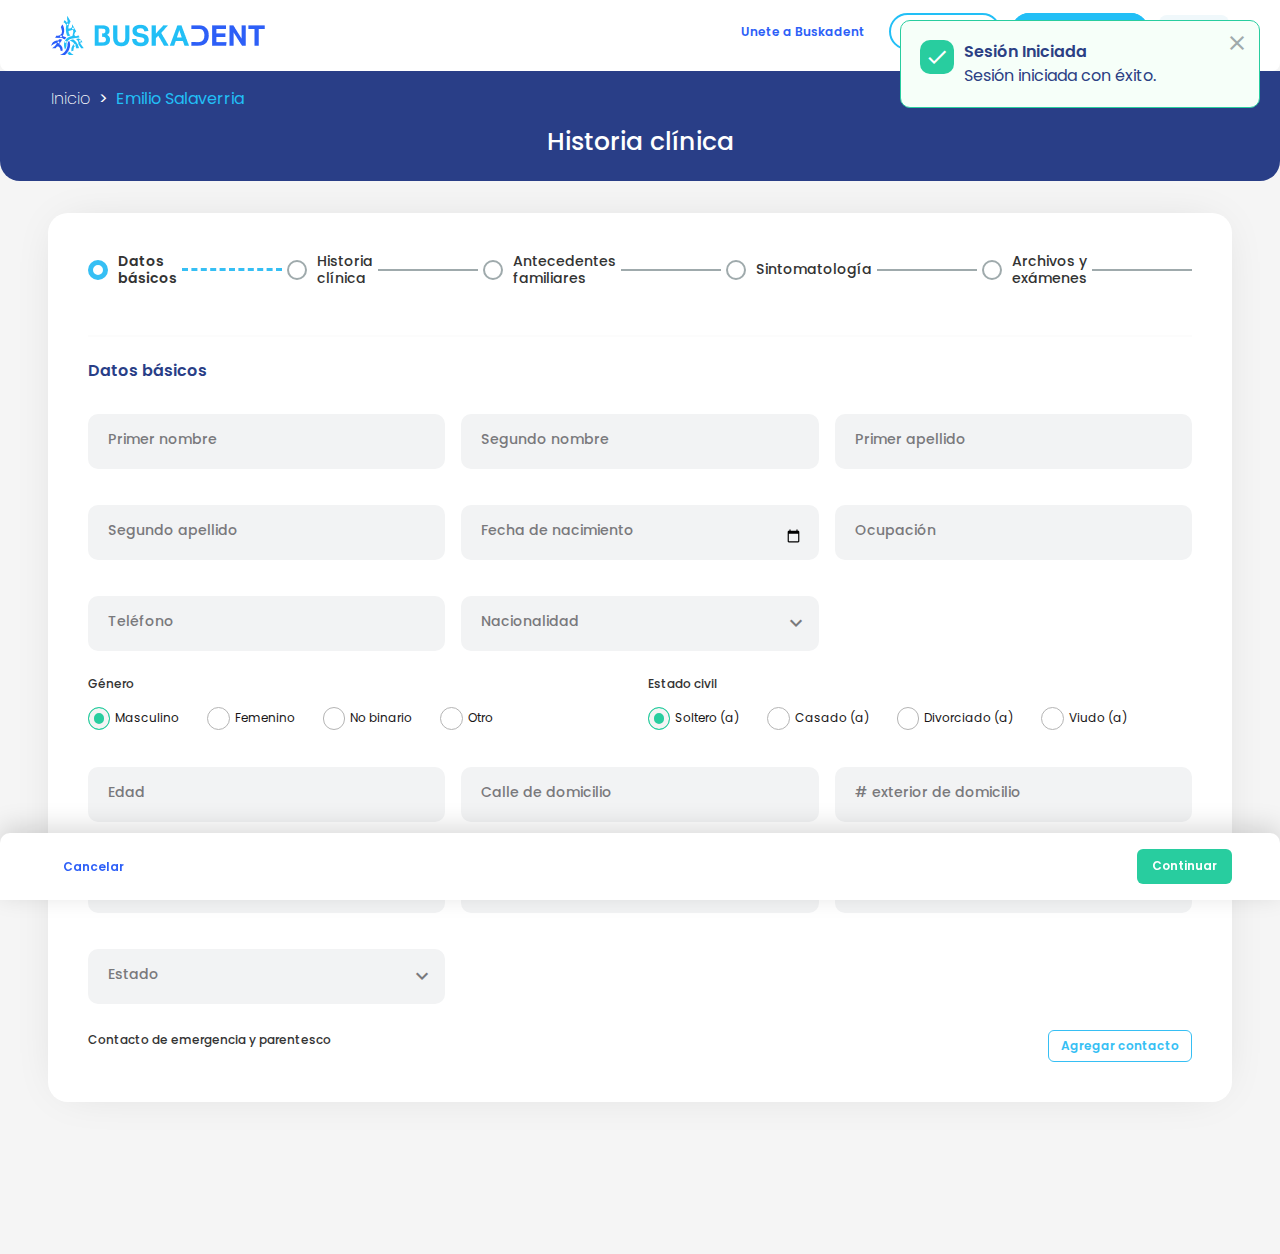
<file: form.html>
<!DOCTYPE html>
<html lang="es">

<head>
    <meta charset="utf-8">
    <meta name="viewport" content="width=device-width, initial-scale=1">
    <title>Sistema administrativo del paciente</title>
    <link href="css/bootstrap.min.css" rel="stylesheet">
    <link rel="stylesheet" href="css/style.css">
    <link rel="stylesheet" href="css/main.css">
    <link rel="stylesheet" href="css/administrativoPaciente.css">
    <!-- Material Icons -->
    <link
        href="https://fonts.googleapis.com/css?family=Material+Icons|Material+Icons+Outlined|Material+Icons+Two+Tone|Material+Icons+Round|Material+Icons+Sharp"
        rel="stylesheet" />
</head>

<body>
    <header>
        <nav class="nav-menu">
            <img src="images/Logo%20hor.png" class="logo" alt="Logo del menu">
            <div class="nav-menu-burger">
                <button class="nav-menu-burger-button">
                    <svg xmlns="http://www.w3.org/2000/svg" class="icon icon-tabler icon-tabler-menu" width="24"
                        height="24" viewBox="0 0 24 24" stroke-width="2" stroke="currentColor" fill="none"
                        stroke-linecap="round" stroke-linejoin="round">
                        <path stroke="none" d="M0 0h24v24H0z" fill="none"></path>
                        <path d="M4 8l16 0"></path>
                        <path d="M4 16l16 0"></path>
                    </svg>
                </button>
                <ul class="nav-menu-mobile">
                    <li class="nav-menu-item">
                        <a href="#" class="nav-menu-link nav-link unete">Unete a Buskadent</a>
                    </li>
                    <li class="nav-menu-item">
                        <a href="#" class="nav-menu-link nav-link inicio">Iniciar sesión</a>
                    </li>
                    <li class="nav-menu-item">
                        <a href="#" class="nav-menu-link nav-link registro">Registrar cuenta</a>
                    </li>
                    <li class="nav-menu-item">
                        <a href="#" class="text-buttons nav-link idiomaIcon">
                            <svg xmlns="http://www.w3.org/2000/svg" width="26" height="27" viewBox="0 0 26 27"
                                fill="none">
                                <path
                                    d="M25.1875 13.5008C25.1875 8.17891 21.8156 3.66953 17.0625 2.00391V24.9977C21.8156 23.332 25.1875 18.8227 25.1875 13.5008Z"
                                    fill="#ED4C5C"></path>
                                <path
                                    d="M0.8125 13.5008C0.8125 18.8227 4.225 23.332 8.9375 24.9977V2.00391C4.225 3.66953 0.8125 8.17891 0.8125 13.5008Z"
                                    fill="#75A843"></path>
                                <path
                                    d="M17.0625 2.00313C15.8031 1.55625 14.4219 1.3125 13 1.3125C11.5781 1.3125 10.1969 1.55625 8.9375 2.00313V24.9969C10.1969 25.4438 11.5781 25.6875 13 25.6875C14.4219 25.6875 15.8031 25.4438 17.0625 24.9969V2.00313Z"
                                    fill="white"></path>
                                <path
                                    d="M16.5322 13.3785C16.4916 13.2566 16.451 13.4191 16.451 13.4598C16.451 13.3379 16.4104 13.2566 16.3291 13.1348C16.2072 13.2566 16.1666 13.4191 16.1666 13.5816C16.126 13.4598 16.0854 13.3379 15.9635 13.2973C16.0447 13.4191 16.0041 13.5004 16.0041 13.6223C16.0041 13.7848 16.126 13.9066 16.126 14.0691C16.126 14.2316 16.0447 14.3535 15.9229 14.4754V14.3535C15.5166 14.516 15.5979 14.7191 15.5979 15.0848C15.5979 15.4504 15.3947 15.3691 15.151 15.5723C15.1916 15.491 15.1916 15.3691 15.151 15.2879C15.151 15.5316 14.826 15.5316 14.7854 15.7348C14.7447 15.816 14.7854 15.9785 14.6635 16.0191C14.5822 16.0598 14.4604 16.141 14.4604 16.2223C14.3791 16.1816 14.2979 16.1816 14.176 16.1816C14.2166 16.141 14.2572 16.141 14.2979 16.1004C13.8916 15.8973 13.7697 16.3441 13.4041 16.3848C13.2822 16.3848 12.9979 16.2223 12.9979 16.3848C13.3635 16.3848 13.526 16.7098 13.8104 16.7098C14.0541 16.7098 14.2572 16.5066 14.501 16.5066C14.4604 16.5066 14.3385 16.4254 14.2166 16.4254C14.4197 16.3035 14.5416 16.0598 14.7854 16.0598C15.1916 16.0598 15.3947 15.9785 15.5166 15.5723C15.476 15.5723 15.4354 15.5723 15.3947 15.6129C15.3947 15.4504 15.5572 15.2473 15.7197 15.166C16.126 15.0848 16.0854 14.7598 16.3291 14.4754C16.2479 14.4754 16.1666 14.516 16.0854 14.5973C16.0854 14.3535 16.0447 14.1098 16.2479 13.9473C16.6541 13.7441 16.6135 13.6629 16.5322 13.3785ZM9.4635 13.3785C9.38225 13.7035 9.34162 13.7848 9.66662 13.9879C9.91037 14.1504 9.82912 14.3941 9.82912 14.6379C9.74787 14.5566 9.70725 14.516 9.58537 14.516C9.82912 14.7598 9.7885 15.1254 10.1947 15.2066C10.3166 15.2879 10.5197 15.491 10.5197 15.6535C10.4791 15.6535 10.4385 15.6129 10.3979 15.6129C10.5197 16.0191 10.7229 16.1004 11.1291 16.1004C11.3729 16.1004 11.4947 16.3441 11.6979 16.466C11.576 16.466 11.4541 16.5066 11.4135 16.5473C11.6572 16.5473 11.8604 16.791 12.1041 16.7504C12.3885 16.7504 12.5916 16.4254 12.9166 16.4254C12.9166 16.2629 12.6322 16.4254 12.5104 16.4254C12.1854 16.3441 12.0635 15.9379 11.6166 16.1004C11.6572 16.141 11.6979 16.1816 11.7385 16.1816C11.6572 16.1816 11.5354 16.141 11.4541 16.2223C11.4135 16.141 11.3322 16.0598 11.251 16.0191C11.1697 15.9379 11.1697 15.816 11.1291 15.7348C11.0479 15.5316 10.7635 15.491 10.7635 15.2879C10.7229 15.3691 10.7229 15.491 10.7635 15.5723C10.5197 15.3691 10.3166 15.4504 10.3166 15.0848C10.3166 14.7598 10.3979 14.516 9.99162 14.3535V14.4754C9.86975 14.3535 9.7885 14.2723 9.7885 14.0691C9.7885 13.9066 9.951 13.7848 9.91037 13.6223C9.91037 13.5004 9.86975 13.4191 9.951 13.2973C9.82912 13.3379 9.7885 13.4598 9.74787 13.5816C9.74787 13.4191 9.70725 13.2566 9.58537 13.1348C9.54475 13.216 9.50412 13.3379 9.4635 13.4598C9.50412 13.3785 9.4635 13.2566 9.4635 13.3785Z"
                                    fill="#75A843"></path>
                                <path
                                    d="M14.0984 15.8148C14.0172 15.8148 13.9766 15.7336 13.9359 15.693C13.9359 15.6117 14.2609 15.5305 14.3016 15.5305V15.4492C13.7734 15.6117 12.1891 15.7336 11.8641 15.1648C11.7016 15.4086 11.4172 15.2461 11.1328 15.043C11.1734 15.1242 11.3359 15.5305 11.3359 15.4898C11.4172 15.5305 11.9453 15.6523 11.9453 15.7742L11.8234 15.8961C12.6766 16.1805 13.2047 16.2617 14.0984 15.8148Z"
                                    fill="#428BC1"></path>
                                <path
                                    d="M13.5688 15.8158C13.6094 15.7751 13.6094 15.7345 13.6094 15.6533L13.5688 15.5314C13.65 15.4501 13.5687 15.247 13.4469 15.2876C13.3656 15.3283 13.4062 15.3283 13.325 15.2876C13.2844 15.2876 13.2844 15.247 13.2437 15.247H12.5125C12.4312 15.247 12.4312 15.2064 12.35 15.2064C12.2687 15.1658 12.2281 15.247 12.1875 15.2876C12.1875 15.3689 12.2281 15.3689 12.2281 15.4095C12.2281 15.4501 12.1875 15.4908 12.1875 15.572C12.1875 15.6533 12.2281 15.6939 12.2688 15.7345C12.1063 15.8564 12.2688 16.0595 12.4313 15.9376C12.4719 16.0189 12.5937 16.0189 12.7156 16.0189H13.1625C13.2438 16.0189 13.4062 16.0595 13.4469 15.9376C13.5687 16.1408 13.7313 15.897 13.5688 15.8158Z"
                                    fill="#ED4C5C"></path>
                                <path
                                    d="M14.8669 14.7586C14.5419 14.3523 14.3794 14.9617 14.0137 14.9211C14.095 14.4336 13.3637 14.5961 13.1606 14.718C13.2012 14.6773 13.2419 14.5961 13.2825 14.5148C13.12 14.5148 12.9169 14.5961 12.795 14.4742C12.5512 14.3117 12.2262 14.2305 12.0231 14.5148C11.8606 14.2711 11.4137 14.0273 11.17 14.2711C11.17 14.0273 10.9262 13.6617 10.6419 13.7023C10.3169 13.743 10.4387 14.1492 10.6012 14.3117C10.7231 14.4336 10.8856 14.4742 11.0481 14.4742C11.0481 14.5555 11.0887 14.5961 11.1294 14.6367C11.3325 14.7992 11.7387 14.8398 11.9419 14.6773C11.9419 15.0836 12.7544 15.0836 12.9575 14.8805C12.8762 15.0836 12.795 15.4898 13.0794 15.4898C13.3231 15.4898 13.2419 15.2461 13.445 15.1648C13.6075 15.0836 13.8106 15.043 13.9731 15.1242C14.2575 15.2867 15.1512 15.2461 14.8669 14.7586Z"
                                    fill="#428BC1"></path>
                                <path
                                    d="M11.5413 13.7444C11.5007 13.6631 11.4194 13.5819 11.4194 13.5819C11.2569 13.6225 11.2569 13.5006 11.2163 13.3788C11.1757 13.1756 10.8913 13.0944 10.8913 12.9319C10.8913 12.7694 11.0538 12.6069 10.9319 12.4444C10.8101 12.2819 10.6069 12.2006 10.6069 12.2819C10.5663 12.3631 10.7694 12.3631 10.7694 12.5663C10.7694 12.81 10.5257 13.0131 10.8101 13.2162C10.9726 13.46 10.9726 13.9069 11.2569 13.9069C11.3788 13.9069 11.5007 13.8662 11.5413 13.7444Z"
                                    fill="#75A843"></path>
                                <path
                                    d="M12.1478 13.5404C12.0666 13.3779 12.1478 13.1342 11.9853 13.0123C11.7822 12.8498 11.376 13.1748 11.3353 12.7685C11.3353 12.6873 11.7822 12.1998 11.8635 12.1592C11.9853 11.9967 11.9447 11.7123 11.8228 11.631C11.6603 11.5498 11.6197 11.631 11.4978 11.7935C11.5385 11.8342 11.701 11.9154 11.701 11.956C11.5791 12.2404 11.2135 12.281 11.1322 12.5654C11.051 12.7685 11.0916 13.0935 11.2947 13.2154C11.4166 13.2967 11.4978 13.2967 11.6197 13.2967C11.9853 13.256 11.7822 13.3373 11.8228 13.4185C11.8228 13.4998 11.9447 13.7842 12.1478 13.5404ZM10.9291 11.5498C10.9291 11.7935 11.1728 11.7529 11.3353 11.7123C11.3353 11.631 11.3353 11.5498 11.376 11.4685C11.2947 11.5092 11.1728 11.5092 11.1322 11.4685C11.0103 11.3873 11.4166 11.2248 11.376 11.2248C11.376 11.2248 10.9697 11.4279 11.1322 11.1842C11.1728 11.1029 11.2541 11.0217 11.2947 10.9404C11.3353 10.8592 11.1728 10.9404 11.1728 10.9404C11.1322 10.9404 11.0916 10.9404 11.051 10.981C10.8072 11.1842 10.8885 11.306 10.9291 11.5498Z"
                                    fill="#75A843"></path>
                                <path
                                    d="M15.2315 11.55C15.0284 11.2656 14.2565 10.3313 13.1596 10.25C13.0378 10.25 12.7128 10.3719 12.5909 10.4125C12.2253 10.6562 12.9971 10.8594 13.0378 11.0219C13.0378 11.1031 13.0784 11.1437 13.0784 11.225C12.9565 11.0219 12.8346 10.9 12.794 10.8187C12.5909 10.9 12.2659 10.7781 12.2253 10.575C12.1846 10.6562 12.1846 10.6969 12.1034 10.7781C12.1034 10.6562 12.0628 10.6562 12.0221 10.575C12.0221 10.6969 12.0221 10.8594 11.9003 10.9C11.9409 10.8188 11.9003 10.7375 11.8596 10.6563C11.8596 10.7781 11.8596 10.8594 11.7784 10.9406C11.819 10.8594 11.7378 10.8188 11.7378 10.7375C11.6971 11.0625 11.2503 11.1844 11.6971 11.3063C11.8596 11.3469 11.9409 11.3062 12.1034 11.3875C12.144 11.4281 12.2253 11.5094 12.2253 11.4688C12.2253 11.5094 12.0628 11.6719 12.1846 11.7125C12.144 11.7531 12.0221 11.9969 12.0221 11.9969C12.144 11.9969 12.0628 12.0781 11.9815 12.1594C11.8596 12.3625 11.9815 12.5656 12.0221 12.8094C12.0221 12.7281 12.144 12.85 12.144 12.9719C12.144 13.1344 12.3065 13.2156 12.3471 13.3375C12.144 13.1344 12.1034 13.3375 12.3471 13.4594C12.144 13.4594 12.1034 13.5813 12.3065 13.6625C11.819 13.6625 12.2253 13.8656 12.3065 13.9063C12.6315 13.9875 12.8753 13.7438 12.8753 13.7031C12.8753 13.7031 13.5253 14.3531 13.5659 14.3531C13.6065 14.3531 13.9315 14.1906 14.0128 14.2719C14.094 14.3938 14.1753 14.2719 14.2565 14.3125C14.3378 14.3938 14.6628 14.3125 14.744 14.2719C14.7846 14.2719 15.1909 14.1906 15.1096 14.1094C14.9065 13.9469 14.6628 13.7844 14.4596 13.6219C14.2565 13.4594 14.0534 13.3375 13.8909 13.175C13.8096 13.0938 13.8096 12.9312 13.769 12.8094C14.1346 13.175 14.5003 13.3781 14.4596 12.6875C14.7034 12.8906 15.1909 14.0281 15.2315 14.0281C15.3534 14.0281 15.2315 12.8094 15.2315 12.6875C15.394 12.85 15.394 14.1906 15.4346 14.1906C15.6378 14.2313 15.9221 12.4438 15.2315 11.55Z"
                                    fill="#89664C"></path>
                                <path
                                    d="M12.3125 13.6218C12.2719 13.6218 12.0688 13.3374 12.0688 13.2968C12.1906 13.7843 11.7031 13.4999 11.825 13.2968C11.6625 13.2562 11.2563 13.4999 11.4188 13.7437C11.3375 13.9062 11.9875 13.7843 12.0281 13.703C12.1906 14.0687 12.5969 13.6624 12.3125 13.6218ZM14.2219 14.8405C14.425 14.5562 13.5719 14.4749 13.6531 14.1499C13.5312 14.2312 13.3688 14.5155 13.2063 14.4343C13.125 14.3937 12.8 14.5968 12.9625 14.7187C12.9625 14.5562 13.0438 14.678 13.1656 14.6374C13.125 14.7593 13.0031 14.8812 13.2063 14.9624C13.125 14.7187 13.45 14.8405 13.4094 14.7187C13.3281 14.6374 13.6937 14.6374 13.7344 14.6374C13.8563 14.6374 14.2625 14.7593 14.1 14.8812C14.1 14.8812 14.1813 14.8812 14.2219 14.8405ZM11.5 11.3468C11.4594 11.428 11.2969 11.5499 11.2969 11.6718C11.2969 11.753 11.5 11.9562 11.5813 11.8343C11.3375 11.6718 11.6219 11.5499 11.7438 11.5499C11.7844 11.5499 11.7844 11.6312 11.7844 11.6312C11.825 11.6718 12.15 11.5499 12.1094 11.4687C12.15 11.3062 11.6219 11.3062 11.5 11.3468Z"
                                    fill="#FFCE31"></path>
                            </svg>
                            <svg xmlns="http://www.w3.org/2000/svg" width="16" height="17" viewBox="0 0 16 17"
                                fill="none">
                                <path fill-rule="evenodd" clip-rule="evenodd"
                                    d="M3.16109 5.65976C3.37588 5.44675 3.72412 5.44675 3.93891 5.65976L8.5 10.1832L13.0611 5.65976C13.2759 5.44675 13.6241 5.44675 13.8389 5.65976C14.0537 5.87277 14.0537 6.21814 13.8389 6.43115L8.88891 11.3402C8.67412 11.5533 8.32588 11.5533 8.11109 11.3402L3.16109 6.43115C2.9463 6.21814 2.9463 5.87277 3.16109 5.65976Z"
                                    fill="#181616"></path>
                            </svg>
                        </a>
                    </li>
                </ul>
            </div>
            <div class="nav-menu-container">
                <ul class="nav-menu-items">
                    <li>
                        <a href="#" class="text-buttons unete">Unete a Buskadent</a>
                    </li>
                    <li><a href="#" class="text-buttons inicio">Iniciar sesión</a></li>
                    <li>
                        <a href="#" class="text-buttons registro">Registrar cuenta</a>
                    </li>
                    <li>
                        <a href="#" class="text-buttons idioma">
                            <svg xmlns="http://www.w3.org/2000/svg" width="26" height="27" viewBox="0 0 26 27"
                                fill="none">
                                <path
                                    d="M25.1875 13.5008C25.1875 8.17891 21.8156 3.66953 17.0625 2.00391V24.9977C21.8156 23.332 25.1875 18.8227 25.1875 13.5008Z"
                                    fill="#ED4C5C"></path>
                                <path
                                    d="M0.8125 13.5008C0.8125 18.8227 4.225 23.332 8.9375 24.9977V2.00391C4.225 3.66953 0.8125 8.17891 0.8125 13.5008Z"
                                    fill="#75A843"></path>
                                <path
                                    d="M17.0625 2.00313C15.8031 1.55625 14.4219 1.3125 13 1.3125C11.5781 1.3125 10.1969 1.55625 8.9375 2.00313V24.9969C10.1969 25.4438 11.5781 25.6875 13 25.6875C14.4219 25.6875 15.8031 25.4438 17.0625 24.9969V2.00313Z"
                                    fill="white"></path>
                                <path
                                    d="M16.5322 13.3785C16.4916 13.2566 16.451 13.4191 16.451 13.4598C16.451 13.3379 16.4104 13.2566 16.3291 13.1348C16.2072 13.2566 16.1666 13.4191 16.1666 13.5816C16.126 13.4598 16.0854 13.3379 15.9635 13.2973C16.0447 13.4191 16.0041 13.5004 16.0041 13.6223C16.0041 13.7848 16.126 13.9066 16.126 14.0691C16.126 14.2316 16.0447 14.3535 15.9229 14.4754V14.3535C15.5166 14.516 15.5979 14.7191 15.5979 15.0848C15.5979 15.4504 15.3947 15.3691 15.151 15.5723C15.1916 15.491 15.1916 15.3691 15.151 15.2879C15.151 15.5316 14.826 15.5316 14.7854 15.7348C14.7447 15.816 14.7854 15.9785 14.6635 16.0191C14.5822 16.0598 14.4604 16.141 14.4604 16.2223C14.3791 16.1816 14.2979 16.1816 14.176 16.1816C14.2166 16.141 14.2572 16.141 14.2979 16.1004C13.8916 15.8973 13.7697 16.3441 13.4041 16.3848C13.2822 16.3848 12.9979 16.2223 12.9979 16.3848C13.3635 16.3848 13.526 16.7098 13.8104 16.7098C14.0541 16.7098 14.2572 16.5066 14.501 16.5066C14.4604 16.5066 14.3385 16.4254 14.2166 16.4254C14.4197 16.3035 14.5416 16.0598 14.7854 16.0598C15.1916 16.0598 15.3947 15.9785 15.5166 15.5723C15.476 15.5723 15.4354 15.5723 15.3947 15.6129C15.3947 15.4504 15.5572 15.2473 15.7197 15.166C16.126 15.0848 16.0854 14.7598 16.3291 14.4754C16.2479 14.4754 16.1666 14.516 16.0854 14.5973C16.0854 14.3535 16.0447 14.1098 16.2479 13.9473C16.6541 13.7441 16.6135 13.6629 16.5322 13.3785ZM9.4635 13.3785C9.38225 13.7035 9.34162 13.7848 9.66662 13.9879C9.91037 14.1504 9.82912 14.3941 9.82912 14.6379C9.74787 14.5566 9.70725 14.516 9.58537 14.516C9.82912 14.7598 9.7885 15.1254 10.1947 15.2066C10.3166 15.2879 10.5197 15.491 10.5197 15.6535C10.4791 15.6535 10.4385 15.6129 10.3979 15.6129C10.5197 16.0191 10.7229 16.1004 11.1291 16.1004C11.3729 16.1004 11.4947 16.3441 11.6979 16.466C11.576 16.466 11.4541 16.5066 11.4135 16.5473C11.6572 16.5473 11.8604 16.791 12.1041 16.7504C12.3885 16.7504 12.5916 16.4254 12.9166 16.4254C12.9166 16.2629 12.6322 16.4254 12.5104 16.4254C12.1854 16.3441 12.0635 15.9379 11.6166 16.1004C11.6572 16.141 11.6979 16.1816 11.7385 16.1816C11.6572 16.1816 11.5354 16.141 11.4541 16.2223C11.4135 16.141 11.3322 16.0598 11.251 16.0191C11.1697 15.9379 11.1697 15.816 11.1291 15.7348C11.0479 15.5316 10.7635 15.491 10.7635 15.2879C10.7229 15.3691 10.7229 15.491 10.7635 15.5723C10.5197 15.3691 10.3166 15.4504 10.3166 15.0848C10.3166 14.7598 10.3979 14.516 9.99162 14.3535V14.4754C9.86975 14.3535 9.7885 14.2723 9.7885 14.0691C9.7885 13.9066 9.951 13.7848 9.91037 13.6223C9.91037 13.5004 9.86975 13.4191 9.951 13.2973C9.82912 13.3379 9.7885 13.4598 9.74787 13.5816C9.74787 13.4191 9.70725 13.2566 9.58537 13.1348C9.54475 13.216 9.50412 13.3379 9.4635 13.4598C9.50412 13.3785 9.4635 13.2566 9.4635 13.3785Z"
                                    fill="#75A843"></path>
                                <path
                                    d="M14.0984 15.8148C14.0172 15.8148 13.9766 15.7336 13.9359 15.693C13.9359 15.6117 14.2609 15.5305 14.3016 15.5305V15.4492C13.7734 15.6117 12.1891 15.7336 11.8641 15.1648C11.7016 15.4086 11.4172 15.2461 11.1328 15.043C11.1734 15.1242 11.3359 15.5305 11.3359 15.4898C11.4172 15.5305 11.9453 15.6523 11.9453 15.7742L11.8234 15.8961C12.6766 16.1805 13.2047 16.2617 14.0984 15.8148Z"
                                    fill="#428BC1"></path>
                                <path
                                    d="M13.5688 15.8158C13.6094 15.7751 13.6094 15.7345 13.6094 15.6533L13.5688 15.5314C13.65 15.4501 13.5687 15.247 13.4469 15.2876C13.3656 15.3283 13.4062 15.3283 13.325 15.2876C13.2844 15.2876 13.2844 15.247 13.2437 15.247H12.5125C12.4312 15.247 12.4312 15.2064 12.35 15.2064C12.2687 15.1658 12.2281 15.247 12.1875 15.2876C12.1875 15.3689 12.2281 15.3689 12.2281 15.4095C12.2281 15.4501 12.1875 15.4908 12.1875 15.572C12.1875 15.6533 12.2281 15.6939 12.2688 15.7345C12.1063 15.8564 12.2688 16.0595 12.4313 15.9376C12.4719 16.0189 12.5937 16.0189 12.7156 16.0189H13.1625C13.2438 16.0189 13.4062 16.0595 13.4469 15.9376C13.5687 16.1408 13.7313 15.897 13.5688 15.8158Z"
                                    fill="#ED4C5C"></path>
                                <path
                                    d="M14.8669 14.7586C14.5419 14.3523 14.3794 14.9617 14.0137 14.9211C14.095 14.4336 13.3637 14.5961 13.1606 14.718C13.2012 14.6773 13.2419 14.5961 13.2825 14.5148C13.12 14.5148 12.9169 14.5961 12.795 14.4742C12.5512 14.3117 12.2262 14.2305 12.0231 14.5148C11.8606 14.2711 11.4137 14.0273 11.17 14.2711C11.17 14.0273 10.9262 13.6617 10.6419 13.7023C10.3169 13.743 10.4387 14.1492 10.6012 14.3117C10.7231 14.4336 10.8856 14.4742 11.0481 14.4742C11.0481 14.5555 11.0887 14.5961 11.1294 14.6367C11.3325 14.7992 11.7387 14.8398 11.9419 14.6773C11.9419 15.0836 12.7544 15.0836 12.9575 14.8805C12.8762 15.0836 12.795 15.4898 13.0794 15.4898C13.3231 15.4898 13.2419 15.2461 13.445 15.1648C13.6075 15.0836 13.8106 15.043 13.9731 15.1242C14.2575 15.2867 15.1512 15.2461 14.8669 14.7586Z"
                                    fill="#428BC1"></path>
                                <path
                                    d="M11.5413 13.7444C11.5007 13.6631 11.4194 13.5819 11.4194 13.5819C11.2569 13.6225 11.2569 13.5006 11.2163 13.3788C11.1757 13.1756 10.8913 13.0944 10.8913 12.9319C10.8913 12.7694 11.0538 12.6069 10.9319 12.4444C10.8101 12.2819 10.6069 12.2006 10.6069 12.2819C10.5663 12.3631 10.7694 12.3631 10.7694 12.5663C10.7694 12.81 10.5257 13.0131 10.8101 13.2162C10.9726 13.46 10.9726 13.9069 11.2569 13.9069C11.3788 13.9069 11.5007 13.8662 11.5413 13.7444Z"
                                    fill="#75A843"></path>
                                <path
                                    d="M12.1478 13.5404C12.0666 13.3779 12.1478 13.1342 11.9853 13.0123C11.7822 12.8498 11.376 13.1748 11.3353 12.7685C11.3353 12.6873 11.7822 12.1998 11.8635 12.1592C11.9853 11.9967 11.9447 11.7123 11.8228 11.631C11.6603 11.5498 11.6197 11.631 11.4978 11.7935C11.5385 11.8342 11.701 11.9154 11.701 11.956C11.5791 12.2404 11.2135 12.281 11.1322 12.5654C11.051 12.7685 11.0916 13.0935 11.2947 13.2154C11.4166 13.2967 11.4978 13.2967 11.6197 13.2967C11.9853 13.256 11.7822 13.3373 11.8228 13.4185C11.8228 13.4998 11.9447 13.7842 12.1478 13.5404ZM10.9291 11.5498C10.9291 11.7935 11.1728 11.7529 11.3353 11.7123C11.3353 11.631 11.3353 11.5498 11.376 11.4685C11.2947 11.5092 11.1728 11.5092 11.1322 11.4685C11.0103 11.3873 11.4166 11.2248 11.376 11.2248C11.376 11.2248 10.9697 11.4279 11.1322 11.1842C11.1728 11.1029 11.2541 11.0217 11.2947 10.9404C11.3353 10.8592 11.1728 10.9404 11.1728 10.9404C11.1322 10.9404 11.0916 10.9404 11.051 10.981C10.8072 11.1842 10.8885 11.306 10.9291 11.5498Z"
                                    fill="#75A843"></path>
                                <path
                                    d="M15.2315 11.55C15.0284 11.2656 14.2565 10.3313 13.1596 10.25C13.0378 10.25 12.7128 10.3719 12.5909 10.4125C12.2253 10.6562 12.9971 10.8594 13.0378 11.0219C13.0378 11.1031 13.0784 11.1437 13.0784 11.225C12.9565 11.0219 12.8346 10.9 12.794 10.8187C12.5909 10.9 12.2659 10.7781 12.2253 10.575C12.1846 10.6562 12.1846 10.6969 12.1034 10.7781C12.1034 10.6562 12.0628 10.6562 12.0221 10.575C12.0221 10.6969 12.0221 10.8594 11.9003 10.9C11.9409 10.8188 11.9003 10.7375 11.8596 10.6563C11.8596 10.7781 11.8596 10.8594 11.7784 10.9406C11.819 10.8594 11.7378 10.8188 11.7378 10.7375C11.6971 11.0625 11.2503 11.1844 11.6971 11.3063C11.8596 11.3469 11.9409 11.3062 12.1034 11.3875C12.144 11.4281 12.2253 11.5094 12.2253 11.4688C12.2253 11.5094 12.0628 11.6719 12.1846 11.7125C12.144 11.7531 12.0221 11.9969 12.0221 11.9969C12.144 11.9969 12.0628 12.0781 11.9815 12.1594C11.8596 12.3625 11.9815 12.5656 12.0221 12.8094C12.0221 12.7281 12.144 12.85 12.144 12.9719C12.144 13.1344 12.3065 13.2156 12.3471 13.3375C12.144 13.1344 12.1034 13.3375 12.3471 13.4594C12.144 13.4594 12.1034 13.5813 12.3065 13.6625C11.819 13.6625 12.2253 13.8656 12.3065 13.9063C12.6315 13.9875 12.8753 13.7438 12.8753 13.7031C12.8753 13.7031 13.5253 14.3531 13.5659 14.3531C13.6065 14.3531 13.9315 14.1906 14.0128 14.2719C14.094 14.3938 14.1753 14.2719 14.2565 14.3125C14.3378 14.3938 14.6628 14.3125 14.744 14.2719C14.7846 14.2719 15.1909 14.1906 15.1096 14.1094C14.9065 13.9469 14.6628 13.7844 14.4596 13.6219C14.2565 13.4594 14.0534 13.3375 13.8909 13.175C13.8096 13.0938 13.8096 12.9312 13.769 12.8094C14.1346 13.175 14.5003 13.3781 14.4596 12.6875C14.7034 12.8906 15.1909 14.0281 15.2315 14.0281C15.3534 14.0281 15.2315 12.8094 15.2315 12.6875C15.394 12.85 15.394 14.1906 15.4346 14.1906C15.6378 14.2313 15.9221 12.4438 15.2315 11.55Z"
                                    fill="#89664C"></path>
                                <path
                                    d="M12.3125 13.6218C12.2719 13.6218 12.0688 13.3374 12.0688 13.2968C12.1906 13.7843 11.7031 13.4999 11.825 13.2968C11.6625 13.2562 11.2563 13.4999 11.4188 13.7437C11.3375 13.9062 11.9875 13.7843 12.0281 13.703C12.1906 14.0687 12.5969 13.6624 12.3125 13.6218ZM14.2219 14.8405C14.425 14.5562 13.5719 14.4749 13.6531 14.1499C13.5312 14.2312 13.3688 14.5155 13.2063 14.4343C13.125 14.3937 12.8 14.5968 12.9625 14.7187C12.9625 14.5562 13.0438 14.678 13.1656 14.6374C13.125 14.7593 13.0031 14.8812 13.2063 14.9624C13.125 14.7187 13.45 14.8405 13.4094 14.7187C13.3281 14.6374 13.6937 14.6374 13.7344 14.6374C13.8563 14.6374 14.2625 14.7593 14.1 14.8812C14.1 14.8812 14.1813 14.8812 14.2219 14.8405ZM11.5 11.3468C11.4594 11.428 11.2969 11.5499 11.2969 11.6718C11.2969 11.753 11.5 11.9562 11.5813 11.8343C11.3375 11.6718 11.6219 11.5499 11.7438 11.5499C11.7844 11.5499 11.7844 11.6312 11.7844 11.6312C11.825 11.6718 12.15 11.5499 12.1094 11.4687C12.15 11.3062 11.6219 11.3062 11.5 11.3468Z"
                                    fill="#FFCE31"></path>
                            </svg>
                            <svg xmlns="http://www.w3.org/2000/svg" width="16" height="17" viewBox="0 0 16 17"
                                fill="none">
                                <path fill-rule="evenodd" clip-rule="evenodd"
                                    d="M3.16109 5.65976C3.37588 5.44675 3.72412 5.44675 3.93891 5.65976L8.5 10.1832L13.0611 5.65976C13.2759 5.44675 13.6241 5.44675 13.8389 5.65976C14.0537 5.87277 14.0537 6.21814 13.8389 6.43115L8.88891 11.3402C8.67412 11.5533 8.32588 11.5533 8.11109 11.3402L3.16109 6.43115C2.9463 6.21814 2.9463 5.87277 3.16109 5.65976Z"
                                    fill="#181616"></path>
                            </svg>
                        </a>
                    </li>
                </ul>
            </div>
        </nav>
    </header>

    <!-- Start Content -->

    <div class="hero-titulo">
        <nav aria-label="breadcrumb">
            <ol class="breadcrumb">
                <li class="breadcrumb-item"><a href="#">Inicio</a></li>
                <li class="breadcrumb-item active" aria-current="page">
                    Emilio Salaverria
                </li>
            </ol>
        </nav>
        <h2>Historia clínica</h2>
    </div>

    <h4 class="content__main">
        <form action="#" class="content__main-form" method="post">
            <section class="content__main-form__steps" id="stepsContainer">
                <div class="content__main-form__steps-step content__main-form__steps-step--current">
                    <i class="material-icons-outlined">done</i>
                    <span>Datos <br> básicos</span>
                </div>
                <div class="content__main-form__steps-step">
                    <i class="material-icons-outlined">done</i>
                    <span>Historia <br>clínica</span>
                </div>
                <div class="content__main-form__steps-step">
                    <i class="material-icons-outlined">done</i>
                    <span>Antecedentes <br>familiares</span>
                </div>
                <div class="content__main-form__steps-step">
                    <i class="material-icons-outlined">done</i>
                    <span>Sintomatología </span>
                </div>
                <div class="content__main-form__steps-step">
                    <i class="material-icons-outlined">done</i>
                    <span>Archivos y<br>exámenes</span>
                </div>
            </section>
            <hr class="content__main-form__sp">
            <section class="content__main-form-step content__main-form-step--current" step="1">
                <h4 class="content__main-form__title">Datos básicos</h4>
                <article class="content__main-form__grid-3">
                    <div class="input__text">
                        <input class="input__text-input" name="first_name" type="text" required autocomplete="off">
                        <span class="input__text-label">Primer nombre</span>
                    </div>
                    <div class="input__text">
                        <input class="input__text-input" name="second_name" type="text" required autocomplete="off">
                        <span class="input__text-label">Segundo nombre</span>
                    </div>
                    <div class="input__text">
                        <input class="input__text-input" name="first_lastname" type="text" required autocomplete="off">
                        <span class="input__text-label">Primer apellido</span>
                    </div>
                    <div class="input__text">
                        <input class="input__text-input" name="second_lastname" type="text" required autocomplete="off">
                        <span class="input__text-label">Segundo apellido</span>
                    </div>
                    <div class="input__text">
                        <input class="input__text-input" name="birthdate" type="date" required autocomplete="off">
                        <span class="input__text-label">Fecha de nacimiento</span>
                    </div>
                    <div class="input__text">
                        <input class="input__text-input" name="occupation" type="text" required autocomplete="off">
                        <span class="input__text-label">Ocupación</span>
                    </div>
                    <div class="input__text">
                        <input class="input__text-input" name="phone" type="number" required autocomplete="off">
                        <span class="input__text-label">Teléfono</span>
                    </div>
                    <div class="input__text input__text--select">
                        <input class="input__text-input" name="nationality" type="text" required autocomplete="off">
                        <span class="input__text-label">Nacionalidad</span>
                        <i class="material-icons-outlined">expand_more</i>
                        <div class="input__text--select-content">
                            <div class="input__text--select-content__item">
                                Venezolano
                            </div>
                            <div class="input__text--select-content__item">
                                Español
                            </div>
                            <div class="input__text--select-content__item">
                                Asiático
                            </div>
                            <div class="input__text--select-content__item">
                                Nigeriano
                            </div>
                            <div class="input__text--select-content__item">
                                Otro
                            </div>
                        </div>
                    </div>
                </article>
                <article class="content__main-form__grid-2">
                    <div class="content__main-form__label">
                        <span>Género</span>
                        <div class="d-flex">
                            <div class="radio">
                                <input id="male" name="gender" type="radio" value="male" checked>
                                <label for="male" class="radio-label">
                                    <div>Masculino</div>
                                </label>
                            </div>
                            <div class="radio">
                                <input id="female" name="gender" type="radio" value="female">
                                <label for="female" class="radio-label">
                                    <div>Femenino</div>
                                </label>
                            </div>
                            <div class="radio">
                                <input id="notbin" name="gender" type="radio" value="notbin">
                                <label for="notbin" class="radio-label">
                                    <div>No binario</div>
                                </label>
                            </div>
                            <div class="radio">
                                <input id="other" name="gender" type="radio" value="other">
                                <label for="other" class="radio-label">
                                    <div>Otro</div>
                                </label>
                            </div>
                        </div>
                    </div>
                    <div class="content__main-form__label">
                        <span>Estado civil</span>
                        <div class="d-flex">
                            <div class="radio">
                                <input id="soltero" name="civil" type="radio" value="single" checked>
                                <label for="soltero" class="radio-label">
                                    <div>Soltero (a)</div>
                                </label>
                            </div>
                            <div class="radio">
                                <input id="casado" name="civil" type="radio" value="married">
                                <label for="casado" class="radio-label">
                                    <div>Casado (a)</div>
                                </label>
                            </div>
                            <div class="radio">
                                <input id="divorciado" name="civil" type="radio" value="divorced">
                                <label for="divorciado" class="radio-label">
                                    <div>Divorciado (a)</div>
                                </label>
                            </div>
                            <div class="radio">
                                <input id="viudo" name="civil" type="radio" value="widower">
                                <label for="viudo" class="radio-label">
                                    <div>Viudo (a)</div>
                                </label>
                            </div>
                        </div>
                    </div>
                </article>
                <article class="content__main-form__grid-3">
                    <div class="input__text">
                        <input class="input__text-input" name="age" type="number" required autocomplete="off">
                        <span class="input__text-label">Edad</span>
                    </div>
                    <div class="input__text">
                        <input class="input__text-input" name="address_street" type="text" required autocomplete="off">
                        <span class="input__text-label">Calle de domicilio</span>
                    </div>
                    <div class="input__text">
                        <input class="input__text-input" name="exterior_of_home" type="text" required
                            autocomplete="off">
                        <span class="input__text-label"># exterior de domicilio</span>
                    </div>
                    <div class="input__text">
                        <input class="input__text-input" name="home_interior" type="text" required autocomplete="off">
                        <span class="input__text-label"># interior de domicilio</span>
                    </div>
                    <div class="input__text">
                        <input class="input__text-input" name="domicile_colony" type="text" required autocomplete="off">
                        <span class="input__text-label">Colonia de domicilio</span>
                    </div>
                    <div class="input__text input__text--select">
                        <input class="input__text-input" name="delegation" type="text" required autocomplete="off">
                        <span class="input__text-label">Delegación / Municipio</span>
                        <i class="material-icons-outlined">expand_more</i>
                        <div class="input__text--select-content">
                            <div class="input__text--select-content__item">
                                Delegación 1
                            </div>
                            <div class="input__text--select-content__item">
                                Municipio
                            </div>
                            <div class="input__text--select-content__item">
                                Delegación 2
                            </div>
                        </div>
                    </div>
                    <div class="input__text input__text--select">
                        <input class="input__text-input" name="state" type="text" required autocomplete="off">
                        <span class="input__text-label">Estado</span>
                        <i class="material-icons-outlined">expand_more</i>
                        <div class="input__text--select-content">
                            <div class="input__text--select-content__item">
                                Estado 1
                            </div>
                            <div class="input__text--select-content__item">
                                Estado 2
                            </div>
                            <div class="input__text--select-content__item">
                                Estado 3
                            </div>
                        </div>
                    </div>
                </article>
                <article class="flex-between">
                    <div class="content__main-form__label">
                        <span>Contacto de emergencia y parentesco</span>
                    </div>
                    <button class="btn__outlined add__contact">
                        Agregar contacto
                    </button>
                </article>
                <div class="add__contacts"></div>
            </section>
            <section class="content__main-form-step" step="2">
                <h4 class="content__main-form__title content__main-form__title--min">Historia clínica</h4>
                <div class="input__text mb-4">
                    <input class="input__text-input" name="reason_for_consultation" type="text" required
                        autocomplete="off">
                    <span class="input__text-label">Motivo de la consulta</span>
                </div>
                <div class="content__main-form__grid-3">
                    <div class="content__main-form__label">
                        <span>¿Cuándo fue la última vez que visitó al dentista?</span>
                        <div class="radio">
                            <input id="3_months" name="last_visit" type="radio" value="3_months" checked>
                            <label for="3_months" class="radio-label">
                                <div>Menos de 3 meses</div>
                            </label>
                        </div>
                        <div class="radio">
                            <input id="6_months" name="last_visit" type="radio" value="6_months">
                            <label for="6_months" class="radio-label">
                                <div>Menos de 6 meses</div>
                            </label>
                        </div>
                        <div class="radio">
                            <input id="9_months" name="last_visit" type="radio" value="9_months">
                            <label for="9_months" class="radio-label">
                                <div>Menos de 9 meses</div>
                            </label>
                        </div>
                        <div class="radio">
                            <input id="12_months" name="last_visit" type="radio" value="12_months">
                            <label for="12_months" class="radio-label">
                                <div>Menos de 12 meses</div>
                            </label>
                        </div>
                        <div class="radio">
                            <input id="12_months_more" name="last_visit" type="radio" value="12_months_more">
                            <label for="12_months_more" class="radio-label">
                                <div>Más de 12 meses</div>
                            </label>
                        </div>
                    </div>
                    <div class="content__main-form__label">
                        <span>¿Con qué frecuencia acude al dentista?</span>
                        <div class="radio">
                            <input id="1_year" name="frequency_visit" type="radio" value="1_year" checked>
                            <label for="1_year" class="radio-label">
                                <div>1 vez al año</div>
                            </label>
                        </div>
                        <div class="radio">
                            <input id="2_year" name="frequency_visit" type="radio" value="2_year">
                            <label for="2_year" class="radio-label">
                                <div>2 veces al año</div>
                            </label>
                        </div>
                        <div class="radio">
                            <input id="2_year_more" name="frequency_visit" type="radio" value="2_year_more">
                            <label for="2_year_more" class="radio-label">
                                <div>Más de 2 veces</div>
                            </label>
                        </div>
                        <div class="radio">
                            <input id="only_pain" name="frequency_visit" type="radio" value="only_pain">
                            <label for="only_pain" class="radio-label">
                                <div>Solo acudo cuando tengo dolor</div>
                            </label>
                        </div>
                    </div>
                </div>
                <hr class="content__main-form__sp">
                <h4 class="content__main-form__title">Hábitos de higiene</h4>
                <div class="content__main-form__label">
                    <span>¿Cómo considera su higiene bucal?</span>
                    <div class="d-flex">
                        <div class="radio">
                            <input id="very_bad" name="hygiene" type="radio" value="very_bad" checked>
                            <label for="very_bad" class="radio-label">
                                <div>Muy mala</div>
                            </label>
                        </div>
                        <div class="radio">
                            <input id="bad" name="hygiene" type="radio" value="bad">
                            <label for="bad" class="radio-label">
                                <div>Mala</div>
                            </label>
                        </div>
                        <div class="radio">
                            <input id="regular" name="hygiene" type="radio" value="regular">
                            <label for="regular" class="radio-label">
                                <div>Regular</div>
                            </label>
                        </div>
                        <div class="radio">
                            <input id="good" name="hygiene" type="radio" value="good">
                            <label for="good" class="radio-label">
                                <div>Buena</div>
                            </label>
                        </div>
                        <div class="radio">
                            <input id="excellent" name="hygiene" type="radio" value="excellent">
                            <label for="excellent" class="radio-label">
                                <div>Excelente</div>
                            </label>
                        </div>
                    </div>
                </div>
                <div class="content__main-form__grid-3">
                    <div class="input__text input__text--select">
                        <input class="input__text-input" name="nationality" type="text" required autocomplete="off">
                        <span class="input__text-label input__text-label--wrap">¿Cuántas veces se cepilla los dientes al
                            día?</span>
                        <i class="material-icons-outlined">expand_more</i>
                        <div class="input__text--select-content">
                            <div class="input__text--select-content__item">
                                1
                            </div>
                            <div class="input__text--select-content__item">
                                2
                            </div>
                            <div class="input__text--select-content__item">
                                3
                            </div>
                            <div class="input__text--select-content__item">
                                4
                            </div>
                            <div class="input__text--select-content__item">
                                5
                            </div>
                        </div>
                    </div>
                    <div class="input__text input__text--select">
                        <input class="input__text-input" name="nationality" type="text" required autocomplete="off">
                        <span class="input__text-label input__text-label--wrap">¿Cuántas veces utiliza el hilo dental al
                            día?</span>
                        <i class="material-icons-outlined">expand_more</i>
                        <div class="input__text--select-content">
                            <div class="input__text--select-content__item">
                                1
                            </div>
                            <div class="input__text--select-content__item">
                                2
                            </div>
                            <div class="input__text--select-content__item">
                                3
                            </div>
                            <div class="input__text--select-content__item">
                                4
                            </div>
                            <div class="input__text--select-content__item">
                                5
                            </div>
                        </div>
                    </div>
                    <div class="input__text input__text--select">
                        <input class="input__text-input" name="nationality" type="text" required autocomplete="off">
                        <span class="input__text-label input__text-label--wrap">¿Cuántas veces utiliza enjuague bucal al
                            día?</span>
                        <i class="material-icons-outlined">expand_more</i>
                        <div class="input__text--select-content">
                            <div class="input__text--select-content__item">
                                1
                            </div>
                            <div class="input__text--select-content__item">
                                2
                            </div>
                            <div class="input__text--select-content__item">
                                3
                            </div>
                            <div class="input__text--select-content__item">
                                4
                            </div>
                            <div class="input__text--select-content__item">
                                5
                            </div>
                        </div>
                    </div>
                </div>
                <hr class="content__main-form__sp">
                <h4 class="content__main-form__title">Hábitos de alimentación</h4>
                <small>En el siguiente apartado debe de contestarse con información del cliente</small>
                <div class="content__main-form__label">
                    <span class="subtitle__bold">¿Cómo considera su alimentación?</span>
                    <div class="d-flex">
                        <div class="radio">
                            <input id="very_bad_fedding" name="feeding" type="radio" value="very_bad_fedding" checked>
                            <label for="very_bad_fedding" class="radio-label">
                                <div>Muy mala</div>
                            </label>
                        </div>
                        <div class="radio">
                            <input id="bad_feeding" name="feeding" type="radio" value="bad_feeding">
                            <label for="bad_feeding" class="radio-label">
                                <div>Mala</div>
                            </label>
                        </div>
                        <div class="radio">
                            <input id="regular_feeding" name="feeding" type="radio" value="regular_feeding">
                            <label for="regular_feeding" class="radio-label">
                                <div>Regular</div>
                            </label>
                        </div>
                        <div class="radio">
                            <input id="good_feeding" name="feeding" type="radio" value="good_feeding">
                            <label for="good_feeding" class="radio-label">
                                <div>Buena</div>
                            </label>
                        </div>
                        <div class="radio">
                            <input id="excellent_feeding" name="feeding" type="radio" value="excellent_feeding">
                            <label for="excellent_feeding" class="radio-label">
                                <div>Excelente</div>
                            </label>
                        </div>
                    </div>
                </div>
                <div class="content__main-form__grid-3 mt-4">
                    <div class="input__text input__text--select">
                        <input class="input__text-input" name="feed_per_day" type="text" required autocomplete="off">
                        <span class="input__text-label">¿Cuántas veces comes al día?</span>
                        <i class="material-icons-outlined">expand_more</i>
                        <div class="input__text--select-content">
                            <div class="input__text--select-content__item">
                                1
                            </div>
                            <div class="input__text--select-content__item">
                                2
                            </div>
                            <div class="input__text--select-content__item">
                                3
                            </div>
                            <div class="input__text--select-content__item">
                                4
                            </div>
                            <div class="input__text--select-content__item">
                                5
                            </div>
                        </div>
                    </div>
                    <div class="content__main-form__label">
                        <span>¿Sueles saltarte alguna comida?</span>
                        <div class="d-flex main__boolean" data-boolean="feeding_jump">
                            <div class="radio">
                                <input id="yes_feeding" name="feeding_jump" type="radio" value="yes_feeding">
                                <label for="yes_feeding" class="radio-label">
                                    <div>Si</div>
                                </label>
                            </div>
                            <div class="radio">
                                <input id="not_feeding" name="feeding_jump" type="radio" value="not_feeding" checked>
                                <label for="not_feeding" class="radio-label">
                                    <div>No</div>
                                </label>
                            </div>
                        </div>
                    </div>
                    <div class="input__text data__boolean" data-boolean="feeding_jump">
                        <input class="input__text-input" name="skip_food" type="text" required autocomplete="off">
                        <span class="input__text-label input__text-label--wrap">¿Qué comidas sueles omitir y con qué
                            frecuencia?</span>
                    </div>
                </div>
                <span class="subtitle__bold mb-4">¿Con qué frecuencia consumes los siguientes alimentos?</span>
                <div class="content__main-form__grid-3">
                    <div class="content__main-form__label">
                        <span class="color__blue__button">Frutas y verduras</span>
                        <div class="radio">
                            <input id="never" name="fruits_and_vegetables" type="radio" value="never" checked>
                            <label for="never" class="radio-label">
                                <div>Nunca</div>
                            </label>
                        </div>
                        <div class="radio">
                            <input id="rarely" name="fruits_and_vegetables" type="radio" value="rarely">
                            <label for="rarely" class="radio-label">
                                <div>Raramente</div>
                            </label>
                        </div>
                        <div class="radio">
                            <input id="sometimes" name="fruits_and_vegetables" type="radio" value="sometimes">
                            <label for="sometimes" class="radio-label">
                                <div>A veces</div>
                            </label>
                        </div>
                        <div class="radio">
                            <input id="frequently" name="fruits_and_vegetables" type="radio" value="frequently">
                            <label for="frequently" class="radio-label">
                                <div>Frecuentemente</div>
                            </label>
                        </div>
                        <div class="radio">
                            <input id="always" name="fruits_and_vegetables" type="radio" value="always">
                            <label for="always" class="radio-label">
                                <div>Siempre</div>
                            </label>
                        </div>
                    </div>
                    <div class="content__main-form__label">
                        <span class="color__blue__button">Cereales y alimentos ricos en carbohidratos</span>
                        <div class="radio">
                            <input id="never_cereals" name="cereals" type="radio" value="never_cereals" checked>
                            <label for="never_cereals" class="radio-label">
                                <div>Nunca</div>
                            </label>
                        </div>
                        <div class="radio">
                            <input id="rarely_cereals" name="cereals" type="radio" value="rarely_cereals">
                            <label for="rarely_cereals" class="radio-label">
                                <div>Raramente</div>
                            </label>
                        </div>
                        <div class="radio">
                            <input id="sometimes_cereals" name="cereals" type="radio" value="sometimes_cereals">
                            <label for="sometimes_cereals" class="radio-label">
                                <div>A veces</div>
                            </label>
                        </div>
                        <div class="radio">
                            <input id="frequently_cereals" name="cereals" type="radio" value="frequently_cereals">
                            <label for="frequently_cereals" class="radio-label">
                                <div>Frecuentemente</div>
                            </label>
                        </div>
                        <div class="radio">
                            <input id="always_cereals" name="cereals" type="radio" value="always_cereals">
                            <label for="always_cereals" class="radio-label">
                                <div>Siempre</div>
                            </label>
                        </div>
                    </div>
                    <div class="content__main-form__label">
                        <span class="color__blue__button">Proteínas (carnes, percados, legumbres, etc.)</span>
                        <div class="radio">
                            <input id="never_pronteins" name="proteins" type="radio" value="never_pronteins" checked>
                            <label for="never_pronteins" class="radio-label">
                                <div>Nunca</div>
                            </label>
                        </div>
                        <div class="radio">
                            <input id="rarely_proteins" name="proteins" type="radio" value="rarely_proteins">
                            <label for="rarely_proteins" class="radio-label">
                                <div>Raramente</div>
                            </label>
                        </div>
                        <div class="radio">
                            <input id="sometimes_proteins" name="proteins" type="radio" value="sometimes_proteins">
                            <label for="sometimes_proteins" class="radio-label">
                                <div>A veces</div>
                            </label>
                        </div>
                        <div class="radio">
                            <input id="frequently_proteins" name="proteins" type="radio" value="frequently_proteins">
                            <label for="frequently_proteins" class="radio-label">
                                <div>Frecuentemente</div>
                            </label>
                        </div>
                        <div class="radio">
                            <input id="always_proteins" name="proteins" type="radio" value="always_proteins">
                            <label for="always_proteins" class="radio-label">
                                <div>Siempre</div>
                            </label>
                        </div>
                    </div>
                    <div class="content__main-form__label">
                        <span class="color__blue__button">Lácteos y productos lácteos</span>
                        <div class="radio">
                            <input id="never_dairy" name="dairy_and_products" type="radio" value="never_dairy" checked>
                            <label for="never_dairy" class="radio-label">
                                <div>Nunca</div>
                            </label>
                        </div>
                        <div class="radio">
                            <input id="rarely_dairy" name="dairy_and_products" type="radio" value="rarely_dairy">
                            <label for="rarely_dairy" class="radio-label">
                                <div>Raramente</div>
                            </label>
                        </div>
                        <div class="radio">
                            <input id="sometimes_dairy" name="dairy_and_products" type="radio" value="sometimes_dairy">
                            <label for="sometimes_dairy" class="radio-label">
                                <div>A veces</div>
                            </label>
                        </div>
                        <div class="radio">
                            <input id="frequently_dairy" name="dairy_and_products" type="radio"
                                value="frequently_dairy">
                            <label for="frequently_dairy" class="radio-label">
                                <div>Frecuentemente</div>
                            </label>
                        </div>
                        <div class="radio">
                            <input id="always_dairy" name="dairy_and_products" type="radio" value="always_dairy">
                            <label for="always_dairy" class="radio-label">
                                <div>Siempre</div>
                            </label>
                        </div>
                    </div>
                    <div class="content__main-form__label">
                        <span class="color__blue__button">Azúcares y alimentos procesados</span>
                        <div class="radio">
                            <input id="never_sugars" name="sugars" type="radio" value="never_sugars" checked>
                            <label for="never_sugars" class="radio-label">
                                <div>Nunca</div>
                            </label>
                        </div>
                        <div class="radio">
                            <input id="rarely_sugars" name="sugars" type="radio" value="rarely_sugars">
                            <label for="rarely_sugars" class="radio-label">
                                <div>Raramente</div>
                            </label>
                        </div>
                        <div class="radio">
                            <input id="sometimes_sugars" name="sugars" type="radio" value="sometimes_sugars">
                            <label for="sometimes_sugars" class="radio-label">
                                <div>A veces</div>
                            </label>
                        </div>
                        <div class="radio">
                            <input id="frequently_sugars" name="sugars" type="radio" value="frequently_sugars">
                            <label for="frequently_sugars" class="radio-label">
                                <div>Frecuentemente</div>
                            </label>
                        </div>
                        <div class="radio">
                            <input id="always_sugars" name="sugars" type="radio" value="always_sugars">
                            <label for="always_sugars" class="radio-label">
                                <div>Siempre</div>
                            </label>
                        </div>
                    </div>
                    <div class="content__main-form__label">
                        <span class="color__blue__button">Bebidas azucaradas y refrescos</span>
                        <div class="radio">
                            <input id="never_drinks" name="drinks" type="radio" value="never_drinks" checked>
                            <label for="never_drinks" class="radio-label">
                                <div>Nunca</div>
                            </label>
                        </div>
                        <div class="radio">
                            <input id="rarely_drinks" name="drinks" type="radio" value="rarely_drinks">
                            <label for="rarely_drinks" class="radio-label">
                                <div>Raramente</div>
                            </label>
                        </div>
                        <div class="radio">
                            <input id="sometimes_drinks" name="drinks" type="radio" value="sometimes_drinks">
                            <label for="sometimes_drinks" class="radio-label">
                                <div>A veces</div>
                            </label>
                        </div>
                        <div class="radio">
                            <input id="frequently_drinks" name="drinks" type="radio" value="frequently_drinks">
                            <label for="frequently_drinks" class="radio-label">
                                <div>Frecuentemente</div>
                            </label>
                        </div>
                        <div class="radio">
                            <input id="always_drinks" name="drinks" type="radio" value="always_drinks">
                            <label for="always_drinks" class="radio-label">
                                <div>Siempre</div>
                            </label>
                        </div>
                    </div>
                    <div class="content__main-form__label">
                        <span class="color__blue__button">Agua</span>
                        <div class="radio">
                            <input id="never_water" name="water" type="radio" value="never_water" checked>
                            <label for="never_water" class="radio-label">
                                <div>Nunca</div>
                            </label>
                        </div>
                        <div class="radio">
                            <input id="rarely_water" name="water" type="radio" value="rarely_water">
                            <label for="rarely_water" class="radio-label">
                                <div>Raramente</div>
                            </label>
                        </div>
                        <div class="radio">
                            <input id="sometimes_water" name="water" type="radio" value="sometimes_water">
                            <label for="sometimes_water" class="radio-label">
                                <div>A veces</div>
                            </label>
                        </div>
                        <div class="radio">
                            <input id="frequently_water" name="water" type="radio" value="frequently_water">
                            <label for="frequently_water" class="radio-label">
                                <div>Frecuentemente</div>
                            </label>
                        </div>
                        <div class="radio">
                            <input id="always_water" name="water" type="radio" value="always_water">
                            <label for="always_water" class="radio-label">
                                <div>Siempre</div>
                            </label>
                        </div>
                    </div>
                </div>
                <div class="content__main-form__grid-3">
                    <div class="content__main-form__label">
                        <span>¿Incluyes alimentos ricos en fibra en tu dieta?</span>
                        <div class="d-flex">
                            <div class="radio">
                                <input id="yes_fiber" name="fiber" type="radio" value="yes_fiber">
                                <label for="yes_fiber" class="radio-label">
                                    <div>Si</div>
                                </label>
                            </div>
                            <div class="radio">
                                <input id="not_fiber" name="fiber" type="radio" value="not_fiber" checked>
                                <label for="not_fiber" class="radio-label">
                                    <div>No</div>
                                </label>
                            </div>
                        </div>
                    </div>
                    <div class="content__main-form__label">
                        <span>¿Consumes alimentos ricos en grasas saludables (Aguacate, nueces, aceite de oliva)?</span>
                        <div class="d-flex">
                            <div class="radio">
                                <input id="yes_fat" name="healthy_fat" type="radio" value="yes_fat">
                                <label for="yes_fat" class="radio-label">
                                    <div>Si</div>
                                </label>
                            </div>
                            <div class="radio">
                                <input id="not_fat" name="healthy_fat" type="radio" value="not_fat" checked>
                                <label for="not_fat" class="radio-label">
                                    <div>No</div>
                                </label>
                            </div>
                        </div>
                    </div>
                    <div class="content__main-form__label">
                        <span>¿Sigues alguna dieta específica?</span>
                        <div class="d-flex main__boolean" data-boolean="specific_diet">
                            <div class="radio">
                                <input id="yes_diet" name="specific_diet" type="radio" value="yes_diet">
                                <label for="yes_diet" class="radio-label">
                                    <div>Si</div>
                                </label>
                            </div>
                            <div class="radio">
                                <input id="not_diet" name="specific_diet" type="radio" value="not_diet" checked>
                                <label for="not_diet" class="radio-label">
                                    <div>No</div>
                                </label>
                            </div>
                        </div>
                        <!-- <div class="input__text data__boolean" data-boolean="specific_diet">
                            <input class="input__text-input" name="specific_diet_description" type="text" required
                                autocomplete="off">
                            <span class="input__text-label input__text-label--wrap">Si la respuesta es sí, especifíca
                                qué tipo de dieta sigues y porqué:</span>
                        </div> -->
                        <textarea class="input__textarea data__boolean" data-boolean="specific_diet" name="specific_diet_description" placeholder="Si la respuesta es sí, especifica qué tipo de dieta sigues y por qué:"></textarea>


                    </div>
                    <div class="content__main-form__label">
                        <span>¿Comes fuera de casa con frecuencia?</span>
                        <div class="d-flex main__boolean" data-boolean="out_of_home">
                            <div class="radio">
                                <input id="yes_out" name="out_of_home" type="radio" value="yes_out">
                                <label for="yes_out" class="radio-label">
                                    <div>Si</div>
                                </label>
                            </div>
                            <div class="radio">
                                <input id="not_out" name="out_of_home" type="radio" value="not_out" checked>
                                <label for="not_out" class="radio-label">
                                    <div>No</div>
                                </label>
                            </div>
                        </div>
                        <!-- <div class="input__text data__boolean" data-boolean="out_of_home">
                            <input class="input__text-input" name="out_of_home_description" type="text" required
                                autocomplete="off">
                            <span class="input__text-label input__text-label--wrap">Si la respuesta es sí, ¿Qué tipos de
                                alimentos sueles consumir cuando comes fuera de casa?</span>
                        </div> -->
                        <textarea rows="3" class="input__textarea data__boolean" data-boolean="out_of_home" name="out_of_home_description" placeholder="Si la respuesta es sí, ¿Qué tipo de alimentos sueles consumir cuando comes fuera de casa?"></textarea>
                    </div>
                    <div class="content__main-form__label">
                        <span>¿Tienes en cuenta el tamaño de las porciones al comer?</span>
                        <div class="d-flex main__boolean" data-boolean="portion_sizes">
                            <div class="radio">
                                <input id="yes_portion" name="portion_sizes" type="radio" value="yes_portion">
                                <label for="yes_portion" class="radio-label">
                                    <div>Si</div>
                                </label>
                            </div>
                            <div class="radio">
                                <input id="not_portion" name="portion_sizes" type="radio" value="not_portion" checked>
                                <label for="not_portion" class="radio-label">
                                    <div>No</div>
                                </label>
                            </div>
                        </div>
                        <!-- <div class="input__text data__boolean" data-boolean="portion_sizes">
                            <input class="input__text-input" name="portion_sizes_description" type="text" required
                                autocomplete="off">
                            <span class="input__text-label input__text-label--wrap">Si la respuesta es sí, ¿Cómo
                                controlas el tamaño de las porciones?</span>
                        </div> -->
                        <textarea rows="2" class="input__textarea data__boolean" data-boolean="portion_sizes" name="portion_sizes_description" placeholder="Si la respuesta es sí, ¿Cómo controlas el tamaño de las porciones?"></textarea>
                    </div>
                </div>
                <hr class="content__main-form__sp">
                <h4 class="content__main-form__title">Hábitos de consumo de líquidos</h4>
                <div class="content__main-form__grid-3">
                    <div class="content__main-form__label">
                        <span>¿Cuántos litros de agua bebes al día?</span>
                        <div class="radio">
                            <input id="never_water_day" name="water_per_day" type="radio" value="less_liter" checked>
                            <label for="never_water_day" class="radio-label">
                                <div>Menos de 1 litro</div>
                            </label>
                        </div>
                        <div class="radio">
                            <input id="rarely_water_day" name="water_per_day" type="radio" value="between_1_2">
                            <label for="rarely_water_day" class="radio-label">
                                <div>Entre 1 y 2 litros</div>
                            </label>
                        </div>
                        <div class="radio">
                            <input id="sometimes_water_day" name="water_per_day" type="radio" value="2_liters">
                            <label for="sometimes_water_day" class="radio-label">
                                <div>2 litros</div>
                            </label>
                        </div>
                        <div class="radio">
                            <input id="frequently_water_day" name="water_per_day" type="radio" value="more_2_liters">
                            <label for="frequently_water_day" class="radio-label">
                                <div>Más de 2 litros</div>
                            </label>
                        </div>
                        <div class="radio">
                            <input id="always_water_day" name="water_per_day" type="radio" value="not_water">
                            <label for="always_water_day" class="radio-label">
                                <div>No tomo agua</div>
                            </label>
                        </div>
                    </div>
                    <div class="content__main-form__label">
                        <span>¿Con qué frecuencia consumes bebidas alcohólicas?</span>
                        <div class="radio">
                            <input id="never_frequency_alcoholic" name="frequency_alcoholic" type="radio"
                                value="never_frequency_alcoholic" checked>
                            <label for="never_frequency_alcoholic" class="radio-label">
                                <div>Nunca</div>
                            </label>
                        </div>
                        <div class="radio">
                            <input id="rarely_frequency_alcoholic" name="frequency_alcoholic" type="radio"
                                value="rarely_frequency_alcoholic">
                            <label for="rarely_frequency_alcoholic" class="radio-label">
                                <div>Raramente</div>
                            </label>
                        </div>
                        <div class="radio">
                            <input id="sometimes_frequency_alcoholic" name="frequency_alcoholic" type="radio"
                                value="sometimes_frequency_alcoholic">
                            <label for="sometimes_frequency_alcoholic" class="radio-label">
                                <div>A veces</div>
                            </label>
                        </div>
                        <div class="radio">
                            <input id="frequently_frequency_alcoholic" name="frequency_alcoholic" type="radio"
                                value="frequently_frequency_alcoholic">
                            <label for="frequently_frequency_alcoholic" class="radio-label">
                                <div>Frecuentemente</div>
                            </label>
                        </div>
                        <div class="radio">
                            <input id="always_frequency_alcoholic" name="frequency_alcoholic" type="radio"
                                value="always_frequency_alcoholic">
                            <label for="always_frequency_alcoholic" class="radio-label">
                                <div>Siempre</div>
                            </label>
                        </div>
                    </div>
                    <div class="content__main-form__label">
                        <span>¿Con qué frecuencia consumes bebidas azucaradas (refrescos, jugos comerciales,
                            etc.)</span>
                        <div class="radio">
                            <input id="never_frequency_sugars" name="frequency_sugars" type="radio"
                                value="never_frequency_sugars" checked>
                            <label for="never_frequency_sugars" class="radio-label">
                                <div>Nunca</div>
                            </label>
                        </div>
                        <div class="radio">
                            <input id="rarely_frequency_sugars" name="frequency_sugars" type="radio"
                                value="rarely_frequency_sugars">
                            <label for="rarely_frequency_sugars" class="radio-label">
                                <div>Raramente</div>
                            </label>
                        </div>
                        <div class="radio">
                            <input id="sometimes_frequency_sugars" name="frequency_sugars" type="radio"
                                value="sometimes_frequency_sugars">
                            <label for="sometimes_frequency_sugars" class="radio-label">
                                <div>A veces</div>
                            </label>
                        </div>
                        <div class="radio">
                            <input id="frequently_frequency_sugars" name="frequency_sugars" type="radio"
                                value="frequently_frequency_sugars">
                            <label for="frequently_frequency_sugars" class="radio-label">
                                <div>Frecuentemente</div>
                            </label>
                        </div>
                        <div class="radio">
                            <input id="always_frequency_sugars" name="frequency_sugars" type="radio"
                                value="always_frequency_sugars">
                            <label for="always_frequency_sugars" class="radio-label">
                                <div>Siempre</div>
                            </label>
                        </div>
                    </div>
                </div>
            </section>
            <section class="content__main-form-step" step="3">
                <h4 class="content__main-form__title">Antecedentes familiares</h4>
                <div class="content__main-form__grid-3">
                    <div>
                        <div class="content__main-form__label">
                            <span>¿Alguien en tu familia cercana ha sido diagnosticado con efermedades hereditarias como
                                diabetes, hipertensión, enfermedades cardíacas, cáncer, enfermedades genéticas, entre
                                otras?</span>
                            <div class="d-flex main__boolean" data-boolean="record_family">
                                <div class="radio">
                                    <input id="yes_record" name="record_family" type="radio" value="yes_record">
                                    <label for="yes_record" class="radio-label">
                                        <div>Si</div>
                                    </label>
                                </div>
                                <div class="radio">
                                    <input id="not_record" name="record_family" type="radio" value="not_record" checked>
                                    <label for="not_record" class="radio-label">
                                        <div>No</div>
                                    </label>
                                </div>
                                <div class="radio">
                                    <input id="unknown_record" name="record_family" type="radio" value="unknown_record">
                                    <label for="unknown_record" class="radio-label">
                                        <div>Desconozco</div>
                                    </label>
                                </div>
                            </div>
                        </div>
                        <!-- <div class="input__text data__boolean" data-boolean="record_family">
                            <input class="input__text-input" name="record_family_description" type="text" required
                                autocomplete="off">
                            <span class="input__text-label input__text-label--wrap">Si la respuesta es sí, especifíca la
                                enfermedad...</span>
                        </div> -->
                        <textarea rows="3" class="input__textarea data__boolean" data-boolean="record_family" name="record_family_description" placeholder="Si la respuesta es sí, especifica la enfermedad y el familiar afectado (padre, madre, hermanos, abuelos, etc.)."></textarea>
                    </div>
                    <div class="content__main-form__label">
                        <span>¿Alguien en tu familia cercana padece o ha padecido enfermedades crónicas como asma,
                            enfermedades autoinmunes, enfermedades respiratorias, enfermedades renales, entre
                            otras?</span>
                        <div class="d-flex">
                            <div class="radio">
                                <input id="yes_respiratory" name="record_respiratory" type="radio"
                                    value="yes_respiratory">
                                <label for="yes_respiratory" class="radio-label">
                                    <div>Si</div>
                                </label>
                            </div>
                            <div class="radio">
                                <input id="not_respiratory" name="record_respiratory" type="radio"
                                    value="not_respiratory" checked>
                                <label for="not_respiratory" class="radio-label">
                                    <div>No</div>
                                </label>
                            </div>
                            <div class="radio">
                                <input id="unknown_respiratory" name="record_respiratory" type="radio"
                                    value="unknown_respiratory">
                                <label for="unknown_respiratory" class="radio-label">
                                    <div>Desconozco</div>
                                </label>
                            </div>
                        </div>
                    </div>
                    <div>
                        <div class="content__main-form__label">
                            <span>¿Tienes conocimiento de alguna enfermedad hereditaria en tu familia que pueda tener
                                implicaciones en tu salud?</span>
                            <div class="d-flex main__boolean" data-boolean="antecedent_3">
                                <div class="radio">
                                    <input id="yes_antecedent_3" name="antecedent_3" type="radio"
                                        value="yes_antecedent_3">
                                    <label for="yes_antecedent_3" class="radio-label">
                                        <div>Si</div>
                                    </label>
                                </div>
                                <div class="radio">
                                    <input id="not_antecedent_3" name="antecedent_3" type="radio"
                                        value="not_antecedent_3" checked>
                                    <label for="not_antecedent_3" class="radio-label">
                                        <div>No</div>
                                    </label>
                                </div>
                                <div class="radio">
                                    <input id="unknown_antecedent_3" name="antecedent_3" type="radio"
                                        value="unknown_antecedent_3">
                                    <label for="unknown_antecedent_3" class="radio-label">
                                        <div>Desconozco</div>
                                    </label>
                                </div>
                            </div>
                        </div>
                        <!-- <div class="input__text data__boolean" data-boolean="antecedent_3">
                            <input class="input__text-input" name="antecedent_3_description" type="text" required
                                autocomplete="off">
                            <span class="input__text-label input__text-label--wrap">Si la respuesta es sí, menciona el
                                tipo de cáncer y el familiar afectado.</span>
                        </div> -->
                        <textarea rows="2" class="input__textarea data__boolean" data-boolean="antecedent_3" name="antecedent_3_description" placeholder="Si la respuesta es sí, menciona el tipo de cáncer y el familiar afectado."></textarea>
                    </div>
                    <div>
                        <div class="content__main-form__label">
                            <span>¿Alguien en tu familia cercana ha sido diagnosticado con enfermedades cardíacas como
                                infarto de miocardio, hipertensión, enfermedad arterial coronaria, entre otras?</span>
                            <div class="d-flex main__boolean" data-boolean="antecedent_4">
                                <div class="radio">
                                    <input id="yes_antecedent_4" name="antecedent_4" type="radio"
                                        value="yes_antecedent_4">
                                    <label for="yes_antecedent_4" class="radio-label">
                                        <div>Si</div>
                                    </label>
                                </div>
                                <div class="radio">
                                    <input id="not_antecedent_4" name="antecedent_4" type="radio"
                                        value="not_antecedent_4" checked>
                                    <label for="not_antecedent_4" class="radio-label">
                                        <div>No</div>
                                    </label>
                                </div>
                                <div class="radio">
                                    <input id="unknown_antecedent_4" name="antecedent_4" type="radio"
                                        value="unknown_antecedent_4">
                                    <label for="unknown_antecedent_4" class="radio-label">
                                        <div>Desconozco</div>
                                    </label>
                                </div>
                            </div>
                        </div>
                        <!-- <div class="input__text data__boolean" data-boolean="antecedent_4">
                            <input class="input__text-input" name="antecedent_4_description" type="text" required
                                autocomplete="off">
                            <span class="input__text-label input__text-label--wrap">Si la respuesta es sí, especifica la
                                enfermedad y el familiar afectado.</span>
                        </div> -->
                        <textarea rows="2" class="input__textarea data__boolean" data-boolean="antecedent_4" name="antecedent_4_description" placeholder="Si la respuesta es sí, especifica la enfermedad y el familiar afectado."></textarea>
                    </div>
                    <div>
                        <div class="content__main-form__label">
                            <span>¿Hay algún otro antecedente heredo-familiar que consideres relevante mencionar en
                                relación con tu salud?</span>
                            <div class="d-flex main__boolean" data-boolean="antecedent_5">
                                <div class="radio">
                                    <input id="yes_antecedent_5" name="antecedent_5" type="radio"
                                        value="yes_antecedent_5">
                                    <label for="yes_antecedent_5" class="radio-label">
                                        <div>Si</div>
                                    </label>
                                </div>
                                <div class="radio">
                                    <input id="not_antecedent_5" name="antecedent_5" type="radio"
                                        value="not_antecedent_5" checked>
                                    <label for="not_antecedent_5" class="radio-label">
                                        <div>No</div>
                                    </label>
                                </div>
                                <div class="radio">
                                    <input id="unknown_antecedent_5" name="antecedent_5" type="radio"
                                        value="unknown_antecedent_5">
                                    <label for="unknown_antecedent_5" class="radio-label">
                                        <div>Desconozco</div>
                                    </label>
                                </div>
                            </div>
                        </div>
                        <!-- <div class="input__text data__boolean" data-boolean="antecedent_5">
                            <input class="input__text-input" name="antecedent_5_description" type="text" required
                                autocomplete="off">
                            <span class="input__text-label input__text-label--wrap">Si la respuesta es sí, proporciona
                                detalles adicionales.</span>
                        </div> -->
                        <textarea rows="2" class="input__textarea data__boolean" data-boolean="antecedent_5" name="antecedent_5_description" placeholder="Si la respuesta es sí, proporciona detalles adicionales."></textarea>
                    </div>
                </div>
                <hr class="content__main-form__sp">
                <h4 class="content__main-form__title">Antecedentes personales patológicos y uso de sustancias</h4>
                <div class="content__main-form__grid-3">
                    <div>
                        <div class="content__main-form__label">
                            <span>¿Has sido diagnosticado/a con alguna enfermedad crónica o afección médica importante
                                en el pasado?</span>
                            <div class="d-flex main__boolean" data-boolean="antecedent_6">
                                <div class="radio">
                                    <input id="yes_antecedent_6" name="antecedent_6" type="radio"
                                        value="yes_antecedent_6">
                                    <label for="yes_antecedent_6" class="radio-label">
                                        <div>Si</div>
                                    </label>
                                </div>
                                <div class="radio">
                                    <input id="not_antecedent_6" name="antecedent_6" type="radio"
                                        value="not_antecedent_6" checked>
                                    <label for="not_antecedent_6" class="radio-label">
                                        <div>No</div>
                                    </label>
                                </div>
                            </div>
                        </div>
                        <!-- <div class="input__text data__boolean" data-boolean="antecedent_6">
                            <input class="input__text-input" name="antecedent_6_description" type="text" required
                                autocomplete="off">
                            <span class="input__text-label input__text-label--wrap">Si la respuesta es sí, proporciona
                                detalles adicionales.</span>
                        </div> -->
                        <textarea rows="3" class="input__textarea data__boolean" data-boolean="antecedent_6" name="antecedent_6_description" placeholder="Si la respuesta es sí, especifica la enfermedad o afección y proporciona detalles relevantes."></textarea>
                    </div>
                    <div>
                        <div class="content__main-form__label">
                            <span>¿Has sido sometido/a a alguna cirugía en el pasado?</span>
                            <div class="d-flex main__boolean" data-boolean="antecedent_7">
                                <div class="radio">
                                    <input id="yes_antecedent_7" name="antecedent_7" type="radio"
                                        value="yes_antecedent_7">
                                    <label for="yes_antecedent_7" class="radio-label">
                                        <div>Si</div>
                                    </label>
                                </div>
                                <div class="radio">
                                    <input id="not_antecedent_7" name="antecedent_7" type="radio"
                                        value="not_antecedent_7" checked>
                                    <label for="not_antecedent_7" class="radio-label">
                                        <div>No</div>
                                    </label>
                                </div>
                            </div>
                        </div>
                        <!-- <div class="input__text data__boolean" data-boolean="antecedent_7">
                            <input class="input__text-input" name="antecedent_7_description" type="text" required
                                autocomplete="off">
                            <span class="input__text-label input__text-label--wrap">Si la respuesta es sí, menciona la
                                cirugía y proporciona detalles relevantes.</span>
                        </div> -->
                        <textarea rows="2" class="input__textarea data__boolean" data-boolean="antecedent_7" name="antecedent_7_description" placeholder="Si la respuesta es sí, menciona la cirugía y proporciona detalles relevantes."></textarea>
                    </div>
                    <div>
                        <div class="content__main-form__label">
                            <span>¿Has sido hospitalizado/a en el pasado debido a alguna enfermedad o lesión?</span>
                            <div class="d-flex main__boolean" data-boolean="antecedent_8">
                                <div class="radio">
                                    <input id="yes_antecedent_8" name="antecedent_8" type="radio"
                                        value="yes_antecedent_8">
                                    <label for="yes_antecedent_8" class="radio-label">
                                        <div>Si</div>
                                    </label>
                                </div>
                                <div class="radio">
                                    <input id="not_antecedent_8" name="antecedent_8" type="radio"
                                        value="not_antecedent_8" checked>
                                    <label for="not_antecedent_8" class="radio-label">
                                        <div>No</div>
                                    </label>
                                </div>
                            </div>
                        </div>
                        <!-- <div class="input__text data__boolean" data-boolean="antecedent_8">
                            <input class="input__text-input" name="antecedent_8_description" type="text" required
                                autocomplete="off">
                            <span class="input__text-label input__text-label--wrap">Si la respuesta es sí, especifica la
                                razón de la hospitalización y proporciona detalles relevantes.</span>
                        </div> -->
                        <textarea rows="3" class="input__textarea data__boolean" data-boolean="antecedent_8" name="antecedent_8_description" placeholder="Si la respuesta es sí, especifica la razón de la hospitalización y proporciona detalles relevantes."></textarea>
                    </div>
                    <div>
                        <div class="content__main-form__label">
                            <span>¿Tienes alguna alergia conocida a medicamentos, alimentos u otras sustancias?</span>
                            <div class="d-flex main__boolean" data-boolean="antecedent_9">
                                <div class="radio">
                                    <input id="yes_antecedent_9" name="antecedent_9" type="radio"
                                        value="yes_antecedent_9">
                                    <label for="yes_antecedent_9" class="radio-label">
                                        <div>Si</div>
                                    </label>
                                </div>
                                <div class="radio">
                                    <input id="not_antecedent_9" name="antecedent_9" type="radio"
                                        value="not_antecedent_9" checked>
                                    <label for="not_antecedent_9" class="radio-label">
                                        <div>No</div>
                                    </label>
                                </div>
                            </div>
                        </div>
                        <!-- <div class="input__text data__boolean" data-boolean="antecedent_9">
                            <input class="input__text-input" name="antecedent_9_description" type="text" required
                                autocomplete="off">
                            <span class="input__text-label input__text-label--wrap">Si la respuesta es sí, menciona las
                                alergias y proporciona detalles relevantes.</span>
                        </div> -->
                        <textarea rows="2" class="input__textarea data__boolean" data-boolean="antecedent_9" name="antecedent_9_description" placeholder="Si la respuesta es sí, menciona las alergias y proporciona detalles relevantes."></textarea>
                    </div>
                    <div>
                        <div class="content__main-form__label">
                            <span>¿Eres fumador/a?</span>
                            <div class="d-flex main__boolean" data-boolean="antecedent_10">
                                <div class="radio">
                                    <input id="yes_antecedent_10" name="antecedent_10" type="radio"
                                        value="yes_antecedent_10">
                                    <label for="yes_antecedent_10" class="radio-label">
                                        <div>Si</div>
                                    </label>
                                </div>
                                <div class="radio">
                                    <input id="not_antecedent_10" name="antecedent_10" type="radio"
                                        value="not_antecedent_10" checked>
                                    <label for="not_antecedent_10" class="radio-label">
                                        <div>No</div>
                                    </label>
                                </div>
                            </div>
                        </div>
                        <!-- <div class="input__text data__boolean" data-boolean="antecedent_10">
                            <input class="input__text-input" name="antecedent_10_description" type="text" required
                                autocomplete="off">
                            <span class="input__text-label input__text-label--wrap">Si la respuesta es sí, indica la
                                cantidad promedio de cigarrillos que fumas al día y la duración del hábito.</span>
                        </div> -->
                        <textarea rows="3" class="input__textarea data__boolean" data-boolean="antecedent_10" name="antecedent_10_description" placeholder="Si la respuesta es sí, indica la cantidad promedio de cigarrillos que fumas al día y la duración del hábito."></textarea>
                    </div>
                    <div>
                        <div class="content__main-form__label">
                            <span>¿Has intentado dejar de fumar en el pasado?</span>
                            <div class="d-flex main__boolean" data-boolean="antecedent_11">
                                <div class="radio">
                                    <input id="yes_antecedent_11" name="antecedent_11" type="radio"
                                        value="yes_antecedent_11">
                                    <label for="yes_antecedent_11" class="radio-label">
                                        <div>Si</div>
                                    </label>
                                </div>
                                <div class="radio">
                                    <input id="not_antecedent_11" name="antecedent_11" type="radio"
                                        value="not_antecedent_11" checked>
                                    <label for="not_antecedent_11" class="radio-label">
                                        <div>No</div>
                                    </label>
                                </div>
                            </div>
                        </div>
                        <!-- <div class="input__text data__boolean" data-boolean="antecedent_11">
                            <input class="input__text-input" name="antecedent_11_description" type="text" required
                                autocomplete="off">
                            <span class="input__text-label input__text-label--wrap">Si la respuesta es sí, menciona los
                                métodos o tratamientos utilizados.</span>
                        </div> -->
                        <textarea rows="2" class="input__textarea data__boolean" data-boolean="antecedent_11" name="antecedent_11_description" placeholder="Si la respuesta es sí, menciona los métodos o tratamientos utilizados."></textarea>
                    </div>
                    <div>
                        <div class="content__main-form__label">
                            <span>¿Consumes alcohol?</span>
                            <div class="d-flex main__boolean" data-boolean="antecedent_12">
                                <div class="radio">
                                    <input id="yes_antecedent_12" name="antecedent_12" type="radio"
                                        value="yes_antecedent_12">
                                    <label for="yes_antecedent_12" class="radio-label">
                                        <div>Si</div>
                                    </label>
                                </div>
                                <div class="radio">
                                    <input id="not_antecedent_12" name="antecedent_12" type="radio"
                                        value="not_antecedent_12" checked>
                                    <label for="not_antecedent_12" class="radio-label">
                                        <div>No</div>
                                    </label>
                                </div>
                            </div>
                        </div>
                        <!-- <div class="input__text data__boolean" data-boolean="antecedent_12">
                            <input class="input__text-input" name="antecedent_12_description" type="text" required
                                autocomplete="off">
                            <span class="input__text-label input__text-label--wrap">Si la respuesta es sí, menciona los
                                métodos o tratamientos utilizados.</span>
                        </div> -->
                        <textarea rows="3" class="input__textarea data__boolean" data-boolean="antecedent_12" name="antecedent_12_description" placeholder="Si la respuesta es sí, indica la frecuencia y la cantidad promedio de consumo por ocasión."></textarea>
                    </div>
                    <div>
                        <div class="content__main-form__label">
                            <span>¿Has experimentado alguna vez problemas relacionados con el consumo de alcohol?</span>
                            <div class="d-flex main__boolean" data-boolean="antecedent_13">
                                <div class="radio">
                                    <input id="yes_antecedent_13" name="antecedent_13" type="radio"
                                        value="yes_antecedent_13">
                                    <label for="yes_antecedent_13" class="radio-label">
                                        <div>Si</div>
                                    </label>
                                </div>
                                <div class="radio">
                                    <input id="not_antecedent_13" name="antecedent_13" type="radio"
                                        value="not_antecedent_13" checked>
                                    <label for="not_antecedent_13" class="radio-label">
                                        <div>No</div>
                                    </label>
                                </div>
                            </div>
                        </div>
                        <!-- <div class="input__text data__boolean" data-boolean="antecedent_13">
                            <input class="input__text-input" name="antecedent_13_description" type="text" required
                                autocomplete="off">
                            <span class="input__text-label input__text-label--wrap">Si la respuesta es sí, menciona los
                                métodos o tratamientos utilizados.</span>
                        </div> -->
                        <textarea rows="4" class="input__textarea data__boolean" data-boolean="antecedent_13" name="antecedent_13_description" placeholder="Si la respuesta es sí, especifica los problemas experimentados (dependencia, problemas de salud, problemas legales, etc.) y proporciona detalles relevantes."></textarea>
                    </div>
                    <div>
                        <div class="content__main-form__label">
                            <span>¿Has consumido alguna vez drogas ilegales u otras sustancias psicoactivas como
                                marihuana, cocaína, anfetaminas, opioides, etc.?</span>
                            <div class="d-flex main__boolean" data-boolean="antecedent_14">
                                <div class="radio">
                                    <input id="yes_antecedent_14" name="antecedent_14" type="radio"
                                        value="yes_antecedent_14">
                                    <label for="yes_antecedent_14" class="radio-label">
                                        <div>Si</div>
                                    </label>
                                </div>
                                <div class="radio">
                                    <input id="not_antecedent_14" name="antecedent_14" type="radio"
                                        value="not_antecedent_14" checked>
                                    <label for="not_antecedent_14" class="radio-label">
                                        <div>No</div>
                                    </label>
                                </div>
                            </div>
                        </div>
                        <!-- <div class="input__text data__boolean" data-boolean="antecedent_14">
                            <input class="input__text-input" name="antecedent_14_description" type="text" required
                                autocomplete="off">
                            <span class="input__text-label input__text-label--wrap">Si la respuesta es sí, menciona los
                                métodos o tratamientos utilizados.</span>
                        </div> -->
                        <textarea rows="4" class="input__textarea data__boolean" data-boolean="antecedent_14" name="antecedent_14_description" placeholder="Si la respuesta es sí, menciona las sustancias consumidas y proporciona detalles sobre el patrón de consumo y la duración."></textarea>
                    </div>
                    <div>
                        <div class="content__main-form__label">
                            <span>¿Tomas regularmente algún medicamento recetado?</span>
                            <div class="d-flex main__boolean" data-boolean="antecedent_15">
                                <div class="radio">
                                    <input id="yes_antecedent_15" name="antecedent_15" type="radio"
                                        value="yes_antecedent_15">
                                    <label for="yes_antecedent_15" class="radio-label">
                                        <div>Si</div>
                                    </label>
                                </div>
                                <div class="radio">
                                    <input id="not_antecedent_15" name="antecedent_15" type="radio"
                                        value="not_antecedent_15" checked>
                                    <label for="not_antecedent_15" class="radio-label">
                                        <div>No</div>
                                    </label>
                                </div>
                            </div>
                        </div>
                        <!-- <div class="input__text data__boolean" data-boolean="antecedent_15">
                            <input class="input__text-input" name="antecedent_15_description" type="text" required
                                autocomplete="off">
                            <span class="input__text-label input__text-label--wrap">Si la respuesta es sí, menciona los
                                métodos o tratamientos utilizados.</span>
                        </div> -->
                        <textarea rows="2" class="input__textarea data__boolean" data-boolean="antecedent_15" name="antecedent_15_description" placeholder="Si la respuesta es sí, menciona los medicamentos y la razón del tratamiento."></textarea>
                    </div>
                    <div>
                        <div class="content__main-form__label">
                            <span>¿Has experimentado dependencia o abuso de medicamentos en el pasado?</span>
                            <div class="d-flex main__boolean" data-boolean="antecedent_16">
                                <div class="radio">
                                    <input id="yes_antecedent_16" name="antecedent_16" type="radio"
                                        value="yes_antecedent_16">
                                    <label for="yes_antecedent_16" class="radio-label">
                                        <div>Si</div>
                                    </label>
                                </div>
                                <div class="radio">
                                    <input id="not_antecedent_16" name="antecedent_16" type="radio"
                                        value="not_antecedent_16" checked>
                                    <label for="not_antecedent_16" class="radio-label">
                                        <div>No</div>
                                    </label>
                                </div>
                            </div>
                        </div>
                        <!-- <div class="input__text data__boolean" data-boolean="antecedent_16">
                            <input class="input__text-input" name="antecedent_16_description" type="text" required
                                autocomplete="off">
                            <span class="input__text-label input__text-label--wrap">Si la respuesta es sí, menciona los
                                métodos o tratamientos utilizados.</span>
                        </div> -->
                        <textarea rows="3" class="input__textarea data__boolean" data-boolean="antecedent_16" name="antecedent_16_description" placeholder="Si la respuesta es sí, especifica los medicamentos y proporciona detalles relevantes."></textarea>
                    </div>
                </div>
            </section>
            <section class="content__main-form-step" step="4">
                <h4 class="content__main-form__title">Padecimientos sistémicos</h4>
                <div class="content__main-form__grid-3">
                    <div>
                        <div class="content__main-form__label">
                            <span>¿Has sido diagnosticado/a con alguna enfermedad crónica como diabetes, hipertensión,
                                enfermedades cardíacas, enfermedades respiratorias, enfermedades renales u otras
                                enfermedades sistémicas?</span>
                            <div class="d-flex main__boolean" data-boolean="symptoms_1">
                                <div class="radio">
                                    <input id="yes_symptoms_1" name="symptoms_1" type="radio" value="yes_symptoms_1">
                                    <label for="yes_symptoms_1" class="radio-label">
                                        <div>Si</div>
                                    </label>
                                </div>
                                <div class="radio">
                                    <input id="not_symptoms_1" name="symptoms_1" type="radio" value="not_symptoms_1"
                                        checked>
                                    <label for="not_symptoms_1" class="radio-label">
                                        <div>No</div>
                                    </label>
                                </div>
                            </div>
                        </div>
                        <!-- <div class="input__text data__boolean" data-boolean="symptoms_1">
                            <input class="input__text-input" name="symptoms_1_description" type="text" required
                                autocomplete="off">
                            <span class="input__text-label input__text-label--wrap">Si la respuesta es sí, menciona las
                                enfermedades y proporciona detalles relevantes, como la fecha de diagnóstico y el
                                tratamiento actual.</span>
                        </div> -->
                        <textarea rows="4" class="input__textarea data__boolean" data-boolean="symptoms_1" name="symptoms_1_description" placeholder="Si la respuesta es sí, menciona las enfermedades y proporciona detalles relevantes, como la fecha de diagnóstico y el tratamiento actual."></textarea>
                    </div>
                    <div>
                        <div class="content__main-form__label">
                            <span>¿Has sido diagnosticado/a con algún trastorno endocrino como hipotiroidismo,
                                hipertiroidismo, enfermedades de la glándula suprarrenal, etc.?</span>
                            <div class="d-flex main__boolean" data-boolean="symptoms_2">
                                <div class="radio">
                                    <input id="yes_symptoms_2" name="symptoms_2" type="radio" value="yes_symptoms_2">
                                    <label for="yes_symptoms_2" class="radio-label">
                                        <div>Si</div>
                                    </label>
                                </div>
                                <div class="radio">
                                    <input id="not_symptoms_2" name="symptoms_2" type="radio" value="not_symptoms_2"
                                        checked>
                                    <label for="not_symptoms_2" class="radio-label">
                                        <div>No</div>
                                    </label>
                                </div>
                            </div>
                        </div>
                        <!-- <div class="input__text data__boolean" data-boolean="symptoms_2">
                            <input class="input__text-input" name="symptoms_2_description" type="text" required
                                autocomplete="off">
                            <span class="input__text-label input__text-label--wrap">Si la respuesta es sí, menciona las
                                enfermedades y proporciona detalles relevantes, como la fecha de diagnóstico y el
                                tratamiento actual.</span>
                        </div> -->
                        <textarea rows="3" class="input__textarea data__boolean" data-boolean="symptoms_2" name="symptoms_2_description" placeholder="Si la respuesta es sí, menciona los trastornos y proporciona detalles relevantes."></textarea>
                    </div>
                    <div>
                        <div class="content__main-form__label">
                            <span>¿Has sido diagnosticado/a con alguna enfermedad autoinmune como lupus, artritis
                                reumatoide, enfermedad inflamatoria intestinal u otras enfermedades autoinmunes?</span>
                            <div class="d-flex main__boolean" data-boolean="symptoms_3">
                                <div class="radio">
                                    <input id="yes_symptoms_3" name="symptoms_3" type="radio" value="yes_symptoms_3">
                                    <label for="yes_symptoms_3" class="radio-label">
                                        <div>Si</div>
                                    </label>
                                </div>
                                <div class="radio">
                                    <input id="not_symptoms_3" name="symptoms_3" type="radio" value="not_symptoms_3"
                                        checked>
                                    <label for="not_symptoms_3" class="radio-label">
                                        <div>No</div>
                                    </label>
                                </div>
                            </div>
                        </div>
                        <!-- <div class="input__text data__boolean" data-boolean="symptoms_3">
                            <input class="input__text-input" name="symptoms_3_description" type="text" required
                                autocomplete="off">
                            <span class="input__text-label input__text-label--wrap">Si la respuesta es sí, menciona las
                                enfermedades y proporciona detalles relevantes, como la fecha de diagnóstico y el
                                tratamiento actual.</span>
                        </div> -->
                        <textarea rows="3" class="input__textarea data__boolean" data-boolean="symptoms_3" name="symptoms_3_description" placeholder="Si la respuesta es sí, menciona las enfermedades y proporciona detalles relevantes."></textarea>
                    </div>
                    <div>
                        <div class="content__main-form__label">
                            <span>¿Has tenido algún problema dental en el pasado, como caries, enfermedad de las encías,
                                abscesos dentales, fracturas dentales u otros problemas dentales?</span>
                            <div class="d-flex main__boolean" data-boolean="symptoms_4">
                                <div class="radio">
                                    <input id="yes_symptoms_4" name="symptoms_4" type="radio" value="yes_symptoms_4">
                                    <label for="yes_symptoms_4" class="radio-label">
                                        <div>Si</div>
                                    </label>
                                </div>
                                <div class="radio">
                                    <input id="not_symptoms_4" name="symptoms_4" type="radio" value="not_symptoms_4"
                                        checked>
                                    <label for="not_symptoms_4" class="radio-label">
                                        <div>No</div>
                                    </label>
                                </div>
                            </div>
                        </div>
                        <!-- <div class="input__text data__boolean" data-boolean="symptoms_4">
                            <input class="input__text-input" name="symptoms_4_description" type="text" required
                                autocomplete="off">
                            <span class="input__text-label input__text-label--wrap">Si la respuesta es sí, menciona las
                                enfermedades y proporciona detalles relevantes, como la fecha de diagnóstico y el
                                tratamiento actual.</span>
                        </div> -->
                        <textarea rows="3" class="input__textarea data__boolean" data-boolean="symptoms_4" name="symptoms_4_description" placeholder="Si la respuesta es sí, menciona los problemas dentales y proporciona detalles relevantes, como el tratamiento recibido."></textarea>
                    </div>
                    <div>
                        <div class="content__main-form__label">
                            <span>¿Te han extraído algún diente en el pasado?</span>
                            <div class="d-flex main__boolean" data-boolean="symptoms_5">
                                <div class="radio">
                                    <input id="yes_symptoms_5" name="symptoms_5" type="radio" value="yes_symptoms_5">
                                    <label for="yes_symptoms_5" class="radio-label">
                                        <div>Si</div>
                                    </label>
                                </div>
                                <div class="radio">
                                    <input id="not_symptoms_5" name="symptoms_5" type="radio" value="not_symptoms_5"
                                        checked>
                                    <label for="not_symptoms_5" class="radio-label">
                                        <div>No</div>
                                    </label>
                                </div>
                            </div>
                        </div>
                        <!-- <div class="input__text data__boolean" data-boolean="symptoms_5">
                            <input class="input__text-input" name="symptoms_5_description" type="text" required
                                autocomplete="off">
                            <span class="input__text-label input__text-label--wrap">Si la respuesta es sí, menciona las
                                enfermedades y proporciona detalles relevantes, como la fecha de diagnóstico y el
                                tratamiento actual.</span>
                        </div> -->
                        <textarea rows="3" class="input__textarea data__boolean" data-boolean="symptoms_5" name="symptoms_5_description" placeholder="Si la respuesta es sí, menciona el número de dientes extraídos y proporciona detalles relevantes."></textarea>
                    </div>
                    <div>
                        <div class="content__main-form__label">
                            <span>¿Has recibido algún tratamiento ortodóntico en el pasado, como ortodoncia o uso de
                                aparatos dentales?</span>
                            <div class="d-flex main__boolean" data-boolean="symptoms_6">
                                <div class="radio">
                                    <input id="yes_symptoms_6" name="symptoms_6" type="radio" value="yes_symptoms_6">
                                    <label for="yes_symptoms_6" class="radio-label">
                                        <div>Si</div>
                                    </label>
                                </div>
                                <div class="radio">
                                    <input id="not_symptoms_6" name="symptoms_6" type="radio" value="not_symptoms_6"
                                        checked>
                                    <label for="not_symptoms_6" class="radio-label">
                                        <div>No</div>
                                    </label>
                                </div>
                            </div>
                        </div>
                        <!-- <div class="input__text data__boolean" data-boolean="symptoms_6">
                            <input class="input__text-input" name="symptoms_6_description" type="text" required
                                autocomplete="off">
                            <span class="input__text-label input__text-label--wrap">Si la respuesta es sí, menciona las
                                enfermedades y proporciona detalles relevantes, como la fecha de diagnóstico y el
                                tratamiento actual.</span>
                        </div> -->
                        <textarea rows="2" class="input__textarea data__boolean" data-boolean="symptoms_6" name="symptoms_6_description" placeholder="Si la respuesta es sí, menciona el tipo de tratamiento y la duración del mismo."></textarea>
                    </div>
                    <div class="content__main-form__label">
                        <span>¿Utilizas prótesis dentales, como dentaduras postizas, puentes o implantes
                            dentales?</span>
                        <div class="d-flex">
                            <div class="radio">
                                <input id="yes_symptoms_7" name="symptoms_7" type="radio" value="yes_symptoms_7">
                                <label for="yes_symptoms_7" class="radio-label">
                                    <div>Si</div>
                                </label>
                            </div>
                            <div class="radio">
                                <input id="not_symptoms_7" name="symptoms_7" type="radio" value="not_symptoms_7"
                                    checked>
                                <label for="not_symptoms_7" class="radio-label">
                                    <div>No</div>
                                </label>
                            </div>
                        </div>
                    </div>
                </div>
                <hr class="content__main-form__sp">
                <h4 class="content__main-form__title">Antecedentes No Patológicos</h4>
                <div class="content__main-form__grid-3">
                    <div>
                        <div class="content__main-form__label">
                            <span>¿Tienes buenos hábitos de higiene personal, como lavado de manos frecuente y cuidado
                                de la higiene bucal?</span>
                            <div class="d-flex main__boolean" data-boolean="symptoms_8">
                                <div class="radio">
                                    <input id="yes_symptoms_8" name="symptoms_8" type="radio" value="yes_symptoms_8">
                                    <label for="yes_symptoms_8" class="radio-label">
                                        <div>Si</div>
                                    </label>
                                </div>
                                <div class="radio">
                                    <input id="not_symptoms_8" name="symptoms_8" type="radio" value="not_symptoms_8"
                                        checked>
                                    <label for="not_symptoms_8" class="radio-label">
                                        <div>No</div>
                                    </label>
                                </div>
                            </div>
                        </div>
                        <!-- <div class="input__text data__boolean" data-boolean="symptoms_8">
                            <input class="input__text-input" name="symptoms_8_description" type="text" required
                                autocomplete="off">
                            <span class="input__text-label input__text-label--wrap">Si la respuesta es sí, menciona las
                                enfermedades y proporciona detalles relevantes, como la fecha de diagnóstico y el
                                tratamiento actual.</span>
                        </div> -->
                        <textarea rows="2" class="input__textarea data__boolean" data-boolean="symptoms_8" name="symptoms_8_description" placeholder="Si la respuesta es no, proporciona detalles sobre tus hábitos de higiene."></textarea>
                    </div>
                    <div>
                        <div class="content__main-form__label">
                            <span class="color__blue__button">En caso de mujeres</span>
                            <span>¿Has estado embarazada alguna vez?</span>
                            <div class="d-flex main__boolean" data-boolean="symptoms_9">
                                <div class="radio">
                                    <input id="yes_symptoms_9" name="symptoms_9" type="radio" value="yes_symptoms_9">
                                    <label for="yes_symptoms_9" class="radio-label">
                                        <div>Si</div>
                                    </label>
                                </div>
                                <div class="radio">
                                    <input id="not_symptoms_9" name="symptoms_9" type="radio" value="not_symptoms_9"
                                        checked>
                                    <label for="not_symptoms_9" class="radio-label">
                                        <div>No</div>
                                    </label>
                                </div>
                            </div>
                        </div>
                        <!-- <div class="input__text data__boolean" data-boolean="symptoms_9">
                            <input class="input__text-input" name="symptoms_9_description" type="text" required
                                autocomplete="off">
                            <span class="input__text-label input__text-label--wrap">Si la respuesta es sí, menciona las
                                enfermedades y proporciona detalles relevantes, como la fecha de diagnóstico y el
                                tratamiento actual.</span>
                        </div> -->
                        <textarea rows="3" class="input__textarea data__boolean" data-boolean="symptoms_9" name="symptoms_9_description" placeholder="Si la respuesta es sí, menciona el número de embarazos y proporciona detalles relevantes sobre ellos."></textarea>
                    </div>
                    <div>
                        <div class="content__main-form__label">
                            <span class="color__blue__button">En caso de hombres</span>
                            <span>¿Has tenido hijos biológicos?</span>
                            <div class="d-flex main__boolean" data-boolean="symptoms_10">
                                <div class="radio">
                                    <input id="yes_symptoms_10" name="symptoms_10" type="radio" value="yes_symptoms_10">
                                    <label for="yes_symptoms_10" class="radio-label">
                                        <div>Si</div>
                                    </label>
                                </div>
                                <div class="radio">
                                    <input id="not_symptoms_10" name="symptoms_10" type="radio" value="not_symptoms_10"
                                        checked>
                                    <label for="not_symptoms_10" class="radio-label">
                                        <div>No</div>
                                    </label>
                                </div>
                            </div>
                        </div>
                        <!-- <div class="input__text data__boolean" data-boolean="symptoms_10">
                            <input class="input__text-input" name="symptoms_10_description" type="text" required
                                autocomplete="off">
                            <span class="input__text-label input__text-label--wrap">Si la respuesta es sí, menciona las
                                enfermedades y proporciona detalles relevantes, como la fecha de diagnóstico y el
                                tratamiento actual.</span>
                        </div> -->
                        <textarea rows="2" class="input__textarea data__boolean" data-boolean="symptoms_10" name="symptoms_10_description" placeholder="Si la respuesta es sí, menciona el número de hijos y proporciona detalles relevantes."></textarea>
                    </div>
                </div>

            </section>
            <section class="content__main-form-step" step="5">
                <h4 class="content__main-form__title">Exámenes y diagnóticos complementarios</h4>
                <article class="upload">
                    <section class="upload__info">
                        <img class="upload__info-icon" src="./images/upload.svg">
                        <div class="upload__info-text">
                            <p class="upload__info-text--title">Selecciona y arrastra archivos para subir</p>
                            <span>JPG, PNG, PDF (max 10MB)</span>
                        </div>
                        <input class="upload__info-input" type="file" name="file" hidden multiple>
                        <button type="button" class="btn__outlined add__files">
                            Seleccionar archivo
                        </button>
                    </section>
                    <section class="upload__files"></section>

                </article>
                <textarea name="complementary_studies" rows="4" class="input__textarea mt-4" placeholder="Interpretación y comentarios sobre los estudios complementarios"></textarea>
                <hr class="content__main-form__sp">
                <h4 class="content__main-form__title">Firma del paciente</h4>
                <div class="content__main-form__label">
                    <div class="d-flex main__boolean" data-boolean="patient_signature" separately>
                        <div class="radio">
                            <input id="yes_patient_signature" name="patient_signature" type="radio" value="digital_writing" checked>
                            <label for="yes_patient_signature" class="radio-label">
                                <div>Escritura digital</div>
                            </label>
                        </div>
                        <div class="radio">
                            <input id="not_patient_signature" name="patient_signature" type="radio" value="upload_image">
                            <label for="not_patient_signature" class="radio-label">
                                <div>Subir imagen</div>
                            </label>
                        </div>
                    </div>
                </div>
                <div class="content__main-form__grid-2">
                    <div class="input__text data__boolean data__boolean--active" data-boolean="yes_patient_signature">
                        <input class="input__text-input" name="patient_signature_digital" type="text" required
                            autocomplete="off">
                        <span class="input__text-label">Firma</span>
                    </div>
                </div>
                <div class="data__boolean" data-boolean="not_patient_signature">
                    <button type="button" class="upload__mini">
                        <img src="./images/uploadSignature.png" alt="Subir mi firma digital">
                        <span>Subir firma digital</span>
                        <input type="file" hidden name="digital_signature">
                    </button>
                </div>
                <div class="input__checkbox mt-3">
                    <input type="checkbox" name="terms_and_services">
                    <span>He leído los <a href="#">Términos y condiciones</a> y doy mi consentimiento para el trato de datos de este formulario. <a href="#">Saber más</a></span>
                </div>




            </section>
            <!-- End Form -->
        </form>
        </div>

        <div class="content__main-buttons__fixed">
            <div class="content__main-buttons__fixed-left">
                <button type="button">
                    Cancelar
                </button>
            </div>
            <div class="content__main-buttons__fixed-right">
                <button type="button" class="buttons__fixed-prev">
                    Paso anterior
                </button>
                <button type="button" class="buttons__fixed-next" step="2">
                    Continuar
                </button>
            </div>
        </div>

        <!-- End Content -->


        <script src="js/popper.min.js"></script>
        <script src="js/bootstrap.min.js"></script>
        <script>
            // const navToggle = document.querySelector(".nav-menu-burger-button");
            // const navMenu = document.querySelector(".nav-menu-mobile");
            // console.log(navToggle);

            // navToggle.addEventListener("click", () => {
            //     navMenu.classList.toggle("nav-menu_visible");
            // });

            // document
            //     .getElementById("cardPerfilNav")
            //     .addEventListener("click", function (event) {
            //         if (event.target.tagName === "LI") {
            //             // Remove 'active' class from all list items
            //             document.querySelectorAll("#cardPerfilNav li").forEach(function (li) {
            //                 li.classList.remove("active");
            //             });
            //             // Add 'active' class to the clicked list item
            //             event.target.classList.add("active");
            //         }
            //     });
        </script>
        <script src="./js/app.js"></script>
</body>

</html>
</file>
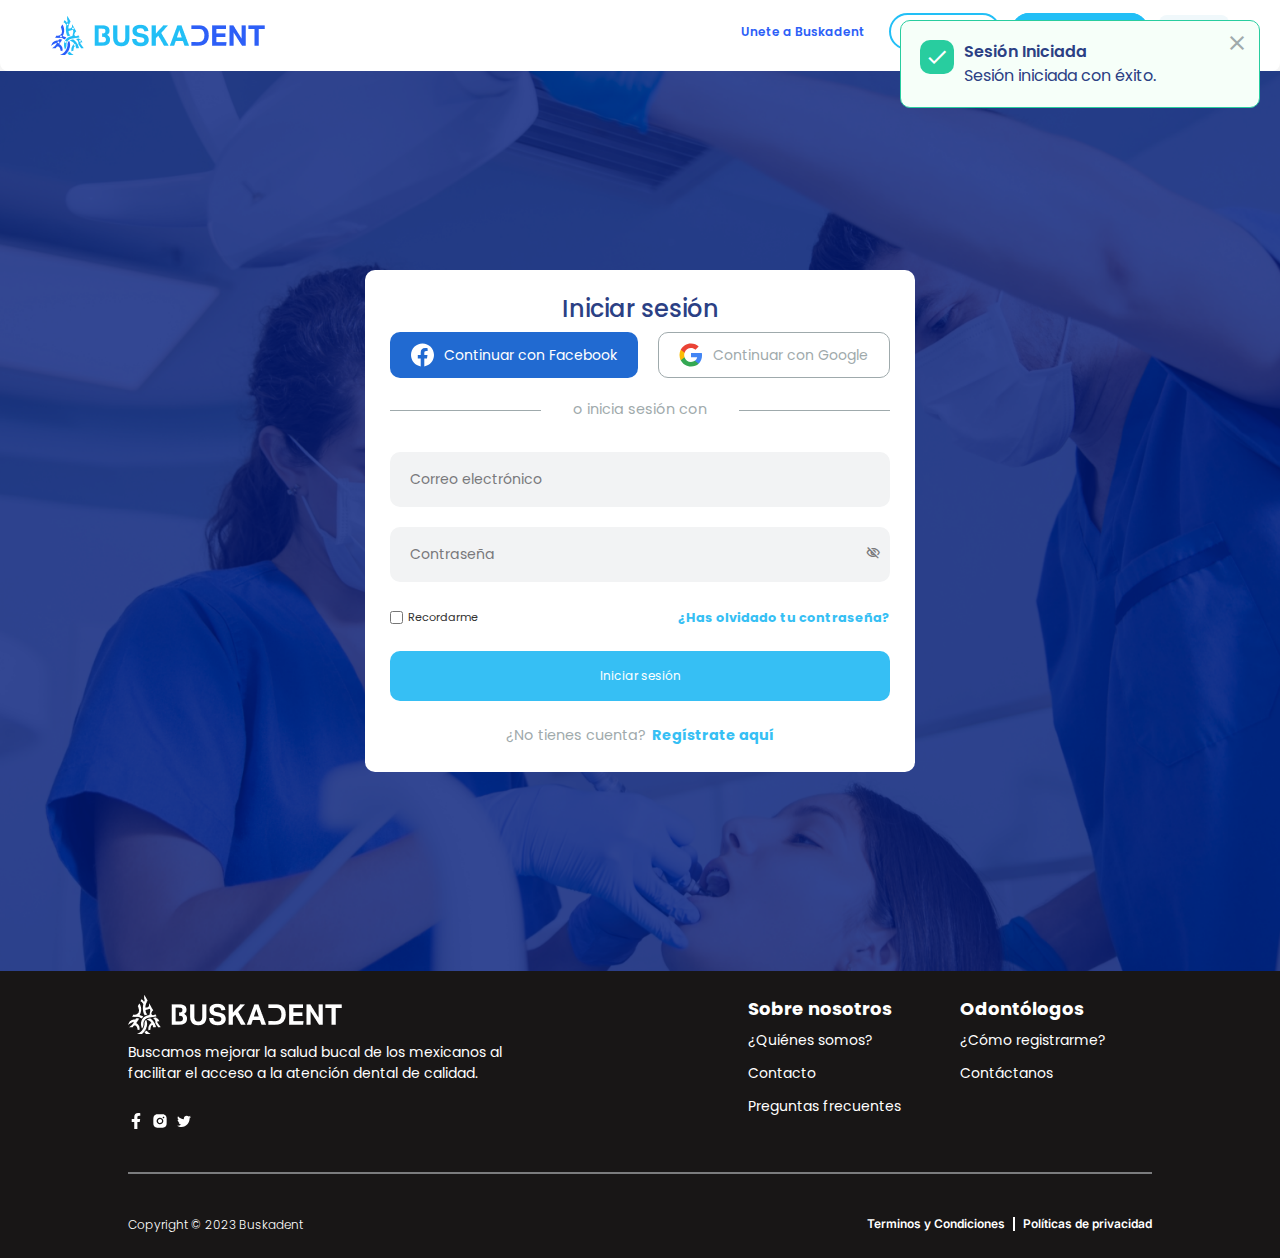
<file: login.html>
<!DOCTYPE html>
<html lang="es">

<head>
  <meta charset="utf-8">
  <meta name="viewport" content="width=device-width, initial-scale=1">
  <title>Sistema administrativo del paciente</title>
  <link href="css/bootstrap.min.css" rel="stylesheet" crossorigin="anonymous">
  <link rel="stylesheet" href="css/style.css">
  <link rel="stylesheet" href="css/main.css">
  <link rel="stylesheet" href="css/administrativoPaciente.css">
  <!-- Material Icons -->
  <link
    href="https://fonts.googleapis.com/css?family=Material+Icons|Material+Icons+Outlined|Material+Icons+Two+Tone|Material+Icons+Round|Material+Icons+Sharp"
    rel="stylesheet" />
</head>

<body>
  <header>
    <nav class="nav-menu">
      <img src="images/Logo%20hor.png" class="logo" alt="Logo del menu">
      <div class="nav-menu-burger">
        <button class="nav-menu-burger-button">
          <svg xmlns="http://www.w3.org/2000/svg" class="icon icon-tabler icon-tabler-menu" width="24" height="24"
            viewBox="0 0 24 24" stroke-width="2" stroke="currentColor" fill="none" stroke-linecap="round"
            stroke-linejoin="round">
            <path stroke="none" d="M0 0h24v24H0z" fill="none"></path>
            <path d="M4 8l16 0"></path>
            <path d="M4 16l16 0"></path>
          </svg>
        </button>
        <ul class="nav-menu-mobile">
          <li class="nav-menu-item">
            <a href="#" class="nav-menu-link nav-link unete">Unete a Buskadent</a>
          </li>
          <li class="nav-menu-item">
            <a href="#" class="nav-menu-link nav-link inicio">Iniciar sesión</a>
          </li>
          <li class="nav-menu-item">
            <a href="#" class="nav-menu-link nav-link registro">Registrar cuenta</a>
          </li>
          <li class="nav-menu-item">
            <a href="#" class="text-buttons nav-link idiomaIcon">
              <svg xmlns="http://www.w3.org/2000/svg" width="26" height="27" viewBox="0 0 26 27" fill="none">
                <path
                  d="M25.1875 13.5008C25.1875 8.17891 21.8156 3.66953 17.0625 2.00391V24.9977C21.8156 23.332 25.1875 18.8227 25.1875 13.5008Z"
                  fill="#ED4C5C"></path>
                <path
                  d="M0.8125 13.5008C0.8125 18.8227 4.225 23.332 8.9375 24.9977V2.00391C4.225 3.66953 0.8125 8.17891 0.8125 13.5008Z"
                  fill="#75A843"></path>
                <path
                  d="M17.0625 2.00313C15.8031 1.55625 14.4219 1.3125 13 1.3125C11.5781 1.3125 10.1969 1.55625 8.9375 2.00313V24.9969C10.1969 25.4438 11.5781 25.6875 13 25.6875C14.4219 25.6875 15.8031 25.4438 17.0625 24.9969V2.00313Z"
                  fill="white"></path>
                <path
                  d="M16.5322 13.3785C16.4916 13.2566 16.451 13.4191 16.451 13.4598C16.451 13.3379 16.4104 13.2566 16.3291 13.1348C16.2072 13.2566 16.1666 13.4191 16.1666 13.5816C16.126 13.4598 16.0854 13.3379 15.9635 13.2973C16.0447 13.4191 16.0041 13.5004 16.0041 13.6223C16.0041 13.7848 16.126 13.9066 16.126 14.0691C16.126 14.2316 16.0447 14.3535 15.9229 14.4754V14.3535C15.5166 14.516 15.5979 14.7191 15.5979 15.0848C15.5979 15.4504 15.3947 15.3691 15.151 15.5723C15.1916 15.491 15.1916 15.3691 15.151 15.2879C15.151 15.5316 14.826 15.5316 14.7854 15.7348C14.7447 15.816 14.7854 15.9785 14.6635 16.0191C14.5822 16.0598 14.4604 16.141 14.4604 16.2223C14.3791 16.1816 14.2979 16.1816 14.176 16.1816C14.2166 16.141 14.2572 16.141 14.2979 16.1004C13.8916 15.8973 13.7697 16.3441 13.4041 16.3848C13.2822 16.3848 12.9979 16.2223 12.9979 16.3848C13.3635 16.3848 13.526 16.7098 13.8104 16.7098C14.0541 16.7098 14.2572 16.5066 14.501 16.5066C14.4604 16.5066 14.3385 16.4254 14.2166 16.4254C14.4197 16.3035 14.5416 16.0598 14.7854 16.0598C15.1916 16.0598 15.3947 15.9785 15.5166 15.5723C15.476 15.5723 15.4354 15.5723 15.3947 15.6129C15.3947 15.4504 15.5572 15.2473 15.7197 15.166C16.126 15.0848 16.0854 14.7598 16.3291 14.4754C16.2479 14.4754 16.1666 14.516 16.0854 14.5973C16.0854 14.3535 16.0447 14.1098 16.2479 13.9473C16.6541 13.7441 16.6135 13.6629 16.5322 13.3785ZM9.4635 13.3785C9.38225 13.7035 9.34162 13.7848 9.66662 13.9879C9.91037 14.1504 9.82912 14.3941 9.82912 14.6379C9.74787 14.5566 9.70725 14.516 9.58537 14.516C9.82912 14.7598 9.7885 15.1254 10.1947 15.2066C10.3166 15.2879 10.5197 15.491 10.5197 15.6535C10.4791 15.6535 10.4385 15.6129 10.3979 15.6129C10.5197 16.0191 10.7229 16.1004 11.1291 16.1004C11.3729 16.1004 11.4947 16.3441 11.6979 16.466C11.576 16.466 11.4541 16.5066 11.4135 16.5473C11.6572 16.5473 11.8604 16.791 12.1041 16.7504C12.3885 16.7504 12.5916 16.4254 12.9166 16.4254C12.9166 16.2629 12.6322 16.4254 12.5104 16.4254C12.1854 16.3441 12.0635 15.9379 11.6166 16.1004C11.6572 16.141 11.6979 16.1816 11.7385 16.1816C11.6572 16.1816 11.5354 16.141 11.4541 16.2223C11.4135 16.141 11.3322 16.0598 11.251 16.0191C11.1697 15.9379 11.1697 15.816 11.1291 15.7348C11.0479 15.5316 10.7635 15.491 10.7635 15.2879C10.7229 15.3691 10.7229 15.491 10.7635 15.5723C10.5197 15.3691 10.3166 15.4504 10.3166 15.0848C10.3166 14.7598 10.3979 14.516 9.99162 14.3535V14.4754C9.86975 14.3535 9.7885 14.2723 9.7885 14.0691C9.7885 13.9066 9.951 13.7848 9.91037 13.6223C9.91037 13.5004 9.86975 13.4191 9.951 13.2973C9.82912 13.3379 9.7885 13.4598 9.74787 13.5816C9.74787 13.4191 9.70725 13.2566 9.58537 13.1348C9.54475 13.216 9.50412 13.3379 9.4635 13.4598C9.50412 13.3785 9.4635 13.2566 9.4635 13.3785Z"
                  fill="#75A843"></path>
                <path
                  d="M14.0984 15.8148C14.0172 15.8148 13.9766 15.7336 13.9359 15.693C13.9359 15.6117 14.2609 15.5305 14.3016 15.5305V15.4492C13.7734 15.6117 12.1891 15.7336 11.8641 15.1648C11.7016 15.4086 11.4172 15.2461 11.1328 15.043C11.1734 15.1242 11.3359 15.5305 11.3359 15.4898C11.4172 15.5305 11.9453 15.6523 11.9453 15.7742L11.8234 15.8961C12.6766 16.1805 13.2047 16.2617 14.0984 15.8148Z"
                  fill="#428BC1"></path>
                <path
                  d="M13.5688 15.8158C13.6094 15.7751 13.6094 15.7345 13.6094 15.6533L13.5688 15.5314C13.65 15.4501 13.5687 15.247 13.4469 15.2876C13.3656 15.3283 13.4062 15.3283 13.325 15.2876C13.2844 15.2876 13.2844 15.247 13.2437 15.247H12.5125C12.4312 15.247 12.4312 15.2064 12.35 15.2064C12.2687 15.1658 12.2281 15.247 12.1875 15.2876C12.1875 15.3689 12.2281 15.3689 12.2281 15.4095C12.2281 15.4501 12.1875 15.4908 12.1875 15.572C12.1875 15.6533 12.2281 15.6939 12.2688 15.7345C12.1063 15.8564 12.2688 16.0595 12.4313 15.9376C12.4719 16.0189 12.5937 16.0189 12.7156 16.0189H13.1625C13.2438 16.0189 13.4062 16.0595 13.4469 15.9376C13.5687 16.1408 13.7313 15.897 13.5688 15.8158Z"
                  fill="#ED4C5C"></path>
                <path
                  d="M14.8669 14.7586C14.5419 14.3523 14.3794 14.9617 14.0137 14.9211C14.095 14.4336 13.3637 14.5961 13.1606 14.718C13.2012 14.6773 13.2419 14.5961 13.2825 14.5148C13.12 14.5148 12.9169 14.5961 12.795 14.4742C12.5512 14.3117 12.2262 14.2305 12.0231 14.5148C11.8606 14.2711 11.4137 14.0273 11.17 14.2711C11.17 14.0273 10.9262 13.6617 10.6419 13.7023C10.3169 13.743 10.4387 14.1492 10.6012 14.3117C10.7231 14.4336 10.8856 14.4742 11.0481 14.4742C11.0481 14.5555 11.0887 14.5961 11.1294 14.6367C11.3325 14.7992 11.7387 14.8398 11.9419 14.6773C11.9419 15.0836 12.7544 15.0836 12.9575 14.8805C12.8762 15.0836 12.795 15.4898 13.0794 15.4898C13.3231 15.4898 13.2419 15.2461 13.445 15.1648C13.6075 15.0836 13.8106 15.043 13.9731 15.1242C14.2575 15.2867 15.1512 15.2461 14.8669 14.7586Z"
                  fill="#428BC1"></path>
                <path
                  d="M11.5413 13.7444C11.5007 13.6631 11.4194 13.5819 11.4194 13.5819C11.2569 13.6225 11.2569 13.5006 11.2163 13.3788C11.1757 13.1756 10.8913 13.0944 10.8913 12.9319C10.8913 12.7694 11.0538 12.6069 10.9319 12.4444C10.8101 12.2819 10.6069 12.2006 10.6069 12.2819C10.5663 12.3631 10.7694 12.3631 10.7694 12.5663C10.7694 12.81 10.5257 13.0131 10.8101 13.2162C10.9726 13.46 10.9726 13.9069 11.2569 13.9069C11.3788 13.9069 11.5007 13.8662 11.5413 13.7444Z"
                  fill="#75A843"></path>
                <path
                  d="M12.1478 13.5404C12.0666 13.3779 12.1478 13.1342 11.9853 13.0123C11.7822 12.8498 11.376 13.1748 11.3353 12.7685C11.3353 12.6873 11.7822 12.1998 11.8635 12.1592C11.9853 11.9967 11.9447 11.7123 11.8228 11.631C11.6603 11.5498 11.6197 11.631 11.4978 11.7935C11.5385 11.8342 11.701 11.9154 11.701 11.956C11.5791 12.2404 11.2135 12.281 11.1322 12.5654C11.051 12.7685 11.0916 13.0935 11.2947 13.2154C11.4166 13.2967 11.4978 13.2967 11.6197 13.2967C11.9853 13.256 11.7822 13.3373 11.8228 13.4185C11.8228 13.4998 11.9447 13.7842 12.1478 13.5404ZM10.9291 11.5498C10.9291 11.7935 11.1728 11.7529 11.3353 11.7123C11.3353 11.631 11.3353 11.5498 11.376 11.4685C11.2947 11.5092 11.1728 11.5092 11.1322 11.4685C11.0103 11.3873 11.4166 11.2248 11.376 11.2248C11.376 11.2248 10.9697 11.4279 11.1322 11.1842C11.1728 11.1029 11.2541 11.0217 11.2947 10.9404C11.3353 10.8592 11.1728 10.9404 11.1728 10.9404C11.1322 10.9404 11.0916 10.9404 11.051 10.981C10.8072 11.1842 10.8885 11.306 10.9291 11.5498Z"
                  fill="#75A843"></path>
                <path
                  d="M15.2315 11.55C15.0284 11.2656 14.2565 10.3313 13.1596 10.25C13.0378 10.25 12.7128 10.3719 12.5909 10.4125C12.2253 10.6562 12.9971 10.8594 13.0378 11.0219C13.0378 11.1031 13.0784 11.1437 13.0784 11.225C12.9565 11.0219 12.8346 10.9 12.794 10.8187C12.5909 10.9 12.2659 10.7781 12.2253 10.575C12.1846 10.6562 12.1846 10.6969 12.1034 10.7781C12.1034 10.6562 12.0628 10.6562 12.0221 10.575C12.0221 10.6969 12.0221 10.8594 11.9003 10.9C11.9409 10.8188 11.9003 10.7375 11.8596 10.6563C11.8596 10.7781 11.8596 10.8594 11.7784 10.9406C11.819 10.8594 11.7378 10.8188 11.7378 10.7375C11.6971 11.0625 11.2503 11.1844 11.6971 11.3063C11.8596 11.3469 11.9409 11.3062 12.1034 11.3875C12.144 11.4281 12.2253 11.5094 12.2253 11.4688C12.2253 11.5094 12.0628 11.6719 12.1846 11.7125C12.144 11.7531 12.0221 11.9969 12.0221 11.9969C12.144 11.9969 12.0628 12.0781 11.9815 12.1594C11.8596 12.3625 11.9815 12.5656 12.0221 12.8094C12.0221 12.7281 12.144 12.85 12.144 12.9719C12.144 13.1344 12.3065 13.2156 12.3471 13.3375C12.144 13.1344 12.1034 13.3375 12.3471 13.4594C12.144 13.4594 12.1034 13.5813 12.3065 13.6625C11.819 13.6625 12.2253 13.8656 12.3065 13.9063C12.6315 13.9875 12.8753 13.7438 12.8753 13.7031C12.8753 13.7031 13.5253 14.3531 13.5659 14.3531C13.6065 14.3531 13.9315 14.1906 14.0128 14.2719C14.094 14.3938 14.1753 14.2719 14.2565 14.3125C14.3378 14.3938 14.6628 14.3125 14.744 14.2719C14.7846 14.2719 15.1909 14.1906 15.1096 14.1094C14.9065 13.9469 14.6628 13.7844 14.4596 13.6219C14.2565 13.4594 14.0534 13.3375 13.8909 13.175C13.8096 13.0938 13.8096 12.9312 13.769 12.8094C14.1346 13.175 14.5003 13.3781 14.4596 12.6875C14.7034 12.8906 15.1909 14.0281 15.2315 14.0281C15.3534 14.0281 15.2315 12.8094 15.2315 12.6875C15.394 12.85 15.394 14.1906 15.4346 14.1906C15.6378 14.2313 15.9221 12.4438 15.2315 11.55Z"
                  fill="#89664C"></path>
                <path
                  d="M12.3125 13.6218C12.2719 13.6218 12.0688 13.3374 12.0688 13.2968C12.1906 13.7843 11.7031 13.4999 11.825 13.2968C11.6625 13.2562 11.2563 13.4999 11.4188 13.7437C11.3375 13.9062 11.9875 13.7843 12.0281 13.703C12.1906 14.0687 12.5969 13.6624 12.3125 13.6218ZM14.2219 14.8405C14.425 14.5562 13.5719 14.4749 13.6531 14.1499C13.5312 14.2312 13.3688 14.5155 13.2063 14.4343C13.125 14.3937 12.8 14.5968 12.9625 14.7187C12.9625 14.5562 13.0438 14.678 13.1656 14.6374C13.125 14.7593 13.0031 14.8812 13.2063 14.9624C13.125 14.7187 13.45 14.8405 13.4094 14.7187C13.3281 14.6374 13.6937 14.6374 13.7344 14.6374C13.8563 14.6374 14.2625 14.7593 14.1 14.8812C14.1 14.8812 14.1813 14.8812 14.2219 14.8405ZM11.5 11.3468C11.4594 11.428 11.2969 11.5499 11.2969 11.6718C11.2969 11.753 11.5 11.9562 11.5813 11.8343C11.3375 11.6718 11.6219 11.5499 11.7438 11.5499C11.7844 11.5499 11.7844 11.6312 11.7844 11.6312C11.825 11.6718 12.15 11.5499 12.1094 11.4687C12.15 11.3062 11.6219 11.3062 11.5 11.3468Z"
                  fill="#FFCE31"></path>
              </svg>
              <svg xmlns="http://www.w3.org/2000/svg" width="16" height="17" viewBox="0 0 16 17" fill="none">
                <path fill-rule="evenodd" clip-rule="evenodd"
                  d="M3.16109 5.65976C3.37588 5.44675 3.72412 5.44675 3.93891 5.65976L8.5 10.1832L13.0611 5.65976C13.2759 5.44675 13.6241 5.44675 13.8389 5.65976C14.0537 5.87277 14.0537 6.21814 13.8389 6.43115L8.88891 11.3402C8.67412 11.5533 8.32588 11.5533 8.11109 11.3402L3.16109 6.43115C2.9463 6.21814 2.9463 5.87277 3.16109 5.65976Z"
                  fill="#181616"></path>
              </svg>
            </a>
          </li>
        </ul>
      </div>
      <div class="nav-menu-container">
        <ul class="nav-menu-items">
          <li>
            <a href="#" class="text-buttons unete">Unete a Buskadent</a>
          </li>
          <li><a href="#" class="text-buttons inicio">Iniciar sesión</a></li>
          <li>
            <a href="#" class="text-buttons registro">Registrar cuenta</a>
          </li>
          <li>
            <a href="#" class="text-buttons idioma">
              <svg xmlns="http://www.w3.org/2000/svg" width="26" height="27" viewBox="0 0 26 27" fill="none">
                <path
                  d="M25.1875 13.5008C25.1875 8.17891 21.8156 3.66953 17.0625 2.00391V24.9977C21.8156 23.332 25.1875 18.8227 25.1875 13.5008Z"
                  fill="#ED4C5C"></path>
                <path
                  d="M0.8125 13.5008C0.8125 18.8227 4.225 23.332 8.9375 24.9977V2.00391C4.225 3.66953 0.8125 8.17891 0.8125 13.5008Z"
                  fill="#75A843"></path>
                <path
                  d="M17.0625 2.00313C15.8031 1.55625 14.4219 1.3125 13 1.3125C11.5781 1.3125 10.1969 1.55625 8.9375 2.00313V24.9969C10.1969 25.4438 11.5781 25.6875 13 25.6875C14.4219 25.6875 15.8031 25.4438 17.0625 24.9969V2.00313Z"
                  fill="white"></path>
                <path
                  d="M16.5322 13.3785C16.4916 13.2566 16.451 13.4191 16.451 13.4598C16.451 13.3379 16.4104 13.2566 16.3291 13.1348C16.2072 13.2566 16.1666 13.4191 16.1666 13.5816C16.126 13.4598 16.0854 13.3379 15.9635 13.2973C16.0447 13.4191 16.0041 13.5004 16.0041 13.6223C16.0041 13.7848 16.126 13.9066 16.126 14.0691C16.126 14.2316 16.0447 14.3535 15.9229 14.4754V14.3535C15.5166 14.516 15.5979 14.7191 15.5979 15.0848C15.5979 15.4504 15.3947 15.3691 15.151 15.5723C15.1916 15.491 15.1916 15.3691 15.151 15.2879C15.151 15.5316 14.826 15.5316 14.7854 15.7348C14.7447 15.816 14.7854 15.9785 14.6635 16.0191C14.5822 16.0598 14.4604 16.141 14.4604 16.2223C14.3791 16.1816 14.2979 16.1816 14.176 16.1816C14.2166 16.141 14.2572 16.141 14.2979 16.1004C13.8916 15.8973 13.7697 16.3441 13.4041 16.3848C13.2822 16.3848 12.9979 16.2223 12.9979 16.3848C13.3635 16.3848 13.526 16.7098 13.8104 16.7098C14.0541 16.7098 14.2572 16.5066 14.501 16.5066C14.4604 16.5066 14.3385 16.4254 14.2166 16.4254C14.4197 16.3035 14.5416 16.0598 14.7854 16.0598C15.1916 16.0598 15.3947 15.9785 15.5166 15.5723C15.476 15.5723 15.4354 15.5723 15.3947 15.6129C15.3947 15.4504 15.5572 15.2473 15.7197 15.166C16.126 15.0848 16.0854 14.7598 16.3291 14.4754C16.2479 14.4754 16.1666 14.516 16.0854 14.5973C16.0854 14.3535 16.0447 14.1098 16.2479 13.9473C16.6541 13.7441 16.6135 13.6629 16.5322 13.3785ZM9.4635 13.3785C9.38225 13.7035 9.34162 13.7848 9.66662 13.9879C9.91037 14.1504 9.82912 14.3941 9.82912 14.6379C9.74787 14.5566 9.70725 14.516 9.58537 14.516C9.82912 14.7598 9.7885 15.1254 10.1947 15.2066C10.3166 15.2879 10.5197 15.491 10.5197 15.6535C10.4791 15.6535 10.4385 15.6129 10.3979 15.6129C10.5197 16.0191 10.7229 16.1004 11.1291 16.1004C11.3729 16.1004 11.4947 16.3441 11.6979 16.466C11.576 16.466 11.4541 16.5066 11.4135 16.5473C11.6572 16.5473 11.8604 16.791 12.1041 16.7504C12.3885 16.7504 12.5916 16.4254 12.9166 16.4254C12.9166 16.2629 12.6322 16.4254 12.5104 16.4254C12.1854 16.3441 12.0635 15.9379 11.6166 16.1004C11.6572 16.141 11.6979 16.1816 11.7385 16.1816C11.6572 16.1816 11.5354 16.141 11.4541 16.2223C11.4135 16.141 11.3322 16.0598 11.251 16.0191C11.1697 15.9379 11.1697 15.816 11.1291 15.7348C11.0479 15.5316 10.7635 15.491 10.7635 15.2879C10.7229 15.3691 10.7229 15.491 10.7635 15.5723C10.5197 15.3691 10.3166 15.4504 10.3166 15.0848C10.3166 14.7598 10.3979 14.516 9.99162 14.3535V14.4754C9.86975 14.3535 9.7885 14.2723 9.7885 14.0691C9.7885 13.9066 9.951 13.7848 9.91037 13.6223C9.91037 13.5004 9.86975 13.4191 9.951 13.2973C9.82912 13.3379 9.7885 13.4598 9.74787 13.5816C9.74787 13.4191 9.70725 13.2566 9.58537 13.1348C9.54475 13.216 9.50412 13.3379 9.4635 13.4598C9.50412 13.3785 9.4635 13.2566 9.4635 13.3785Z"
                  fill="#75A843"></path>
                <path
                  d="M14.0984 15.8148C14.0172 15.8148 13.9766 15.7336 13.9359 15.693C13.9359 15.6117 14.2609 15.5305 14.3016 15.5305V15.4492C13.7734 15.6117 12.1891 15.7336 11.8641 15.1648C11.7016 15.4086 11.4172 15.2461 11.1328 15.043C11.1734 15.1242 11.3359 15.5305 11.3359 15.4898C11.4172 15.5305 11.9453 15.6523 11.9453 15.7742L11.8234 15.8961C12.6766 16.1805 13.2047 16.2617 14.0984 15.8148Z"
                  fill="#428BC1"></path>
                <path
                  d="M13.5688 15.8158C13.6094 15.7751 13.6094 15.7345 13.6094 15.6533L13.5688 15.5314C13.65 15.4501 13.5687 15.247 13.4469 15.2876C13.3656 15.3283 13.4062 15.3283 13.325 15.2876C13.2844 15.2876 13.2844 15.247 13.2437 15.247H12.5125C12.4312 15.247 12.4312 15.2064 12.35 15.2064C12.2687 15.1658 12.2281 15.247 12.1875 15.2876C12.1875 15.3689 12.2281 15.3689 12.2281 15.4095C12.2281 15.4501 12.1875 15.4908 12.1875 15.572C12.1875 15.6533 12.2281 15.6939 12.2688 15.7345C12.1063 15.8564 12.2688 16.0595 12.4313 15.9376C12.4719 16.0189 12.5937 16.0189 12.7156 16.0189H13.1625C13.2438 16.0189 13.4062 16.0595 13.4469 15.9376C13.5687 16.1408 13.7313 15.897 13.5688 15.8158Z"
                  fill="#ED4C5C"></path>
                <path
                  d="M14.8669 14.7586C14.5419 14.3523 14.3794 14.9617 14.0137 14.9211C14.095 14.4336 13.3637 14.5961 13.1606 14.718C13.2012 14.6773 13.2419 14.5961 13.2825 14.5148C13.12 14.5148 12.9169 14.5961 12.795 14.4742C12.5512 14.3117 12.2262 14.2305 12.0231 14.5148C11.8606 14.2711 11.4137 14.0273 11.17 14.2711C11.17 14.0273 10.9262 13.6617 10.6419 13.7023C10.3169 13.743 10.4387 14.1492 10.6012 14.3117C10.7231 14.4336 10.8856 14.4742 11.0481 14.4742C11.0481 14.5555 11.0887 14.5961 11.1294 14.6367C11.3325 14.7992 11.7387 14.8398 11.9419 14.6773C11.9419 15.0836 12.7544 15.0836 12.9575 14.8805C12.8762 15.0836 12.795 15.4898 13.0794 15.4898C13.3231 15.4898 13.2419 15.2461 13.445 15.1648C13.6075 15.0836 13.8106 15.043 13.9731 15.1242C14.2575 15.2867 15.1512 15.2461 14.8669 14.7586Z"
                  fill="#428BC1"></path>
                <path
                  d="M11.5413 13.7444C11.5007 13.6631 11.4194 13.5819 11.4194 13.5819C11.2569 13.6225 11.2569 13.5006 11.2163 13.3788C11.1757 13.1756 10.8913 13.0944 10.8913 12.9319C10.8913 12.7694 11.0538 12.6069 10.9319 12.4444C10.8101 12.2819 10.6069 12.2006 10.6069 12.2819C10.5663 12.3631 10.7694 12.3631 10.7694 12.5663C10.7694 12.81 10.5257 13.0131 10.8101 13.2162C10.9726 13.46 10.9726 13.9069 11.2569 13.9069C11.3788 13.9069 11.5007 13.8662 11.5413 13.7444Z"
                  fill="#75A843"></path>
                <path
                  d="M12.1478 13.5404C12.0666 13.3779 12.1478 13.1342 11.9853 13.0123C11.7822 12.8498 11.376 13.1748 11.3353 12.7685C11.3353 12.6873 11.7822 12.1998 11.8635 12.1592C11.9853 11.9967 11.9447 11.7123 11.8228 11.631C11.6603 11.5498 11.6197 11.631 11.4978 11.7935C11.5385 11.8342 11.701 11.9154 11.701 11.956C11.5791 12.2404 11.2135 12.281 11.1322 12.5654C11.051 12.7685 11.0916 13.0935 11.2947 13.2154C11.4166 13.2967 11.4978 13.2967 11.6197 13.2967C11.9853 13.256 11.7822 13.3373 11.8228 13.4185C11.8228 13.4998 11.9447 13.7842 12.1478 13.5404ZM10.9291 11.5498C10.9291 11.7935 11.1728 11.7529 11.3353 11.7123C11.3353 11.631 11.3353 11.5498 11.376 11.4685C11.2947 11.5092 11.1728 11.5092 11.1322 11.4685C11.0103 11.3873 11.4166 11.2248 11.376 11.2248C11.376 11.2248 10.9697 11.4279 11.1322 11.1842C11.1728 11.1029 11.2541 11.0217 11.2947 10.9404C11.3353 10.8592 11.1728 10.9404 11.1728 10.9404C11.1322 10.9404 11.0916 10.9404 11.051 10.981C10.8072 11.1842 10.8885 11.306 10.9291 11.5498Z"
                  fill="#75A843"></path>
                <path
                  d="M15.2315 11.55C15.0284 11.2656 14.2565 10.3313 13.1596 10.25C13.0378 10.25 12.7128 10.3719 12.5909 10.4125C12.2253 10.6562 12.9971 10.8594 13.0378 11.0219C13.0378 11.1031 13.0784 11.1437 13.0784 11.225C12.9565 11.0219 12.8346 10.9 12.794 10.8187C12.5909 10.9 12.2659 10.7781 12.2253 10.575C12.1846 10.6562 12.1846 10.6969 12.1034 10.7781C12.1034 10.6562 12.0628 10.6562 12.0221 10.575C12.0221 10.6969 12.0221 10.8594 11.9003 10.9C11.9409 10.8188 11.9003 10.7375 11.8596 10.6563C11.8596 10.7781 11.8596 10.8594 11.7784 10.9406C11.819 10.8594 11.7378 10.8188 11.7378 10.7375C11.6971 11.0625 11.2503 11.1844 11.6971 11.3063C11.8596 11.3469 11.9409 11.3062 12.1034 11.3875C12.144 11.4281 12.2253 11.5094 12.2253 11.4688C12.2253 11.5094 12.0628 11.6719 12.1846 11.7125C12.144 11.7531 12.0221 11.9969 12.0221 11.9969C12.144 11.9969 12.0628 12.0781 11.9815 12.1594C11.8596 12.3625 11.9815 12.5656 12.0221 12.8094C12.0221 12.7281 12.144 12.85 12.144 12.9719C12.144 13.1344 12.3065 13.2156 12.3471 13.3375C12.144 13.1344 12.1034 13.3375 12.3471 13.4594C12.144 13.4594 12.1034 13.5813 12.3065 13.6625C11.819 13.6625 12.2253 13.8656 12.3065 13.9063C12.6315 13.9875 12.8753 13.7438 12.8753 13.7031C12.8753 13.7031 13.5253 14.3531 13.5659 14.3531C13.6065 14.3531 13.9315 14.1906 14.0128 14.2719C14.094 14.3938 14.1753 14.2719 14.2565 14.3125C14.3378 14.3938 14.6628 14.3125 14.744 14.2719C14.7846 14.2719 15.1909 14.1906 15.1096 14.1094C14.9065 13.9469 14.6628 13.7844 14.4596 13.6219C14.2565 13.4594 14.0534 13.3375 13.8909 13.175C13.8096 13.0938 13.8096 12.9312 13.769 12.8094C14.1346 13.175 14.5003 13.3781 14.4596 12.6875C14.7034 12.8906 15.1909 14.0281 15.2315 14.0281C15.3534 14.0281 15.2315 12.8094 15.2315 12.6875C15.394 12.85 15.394 14.1906 15.4346 14.1906C15.6378 14.2313 15.9221 12.4438 15.2315 11.55Z"
                  fill="#89664C"></path>
                <path
                  d="M12.3125 13.6218C12.2719 13.6218 12.0688 13.3374 12.0688 13.2968C12.1906 13.7843 11.7031 13.4999 11.825 13.2968C11.6625 13.2562 11.2563 13.4999 11.4188 13.7437C11.3375 13.9062 11.9875 13.7843 12.0281 13.703C12.1906 14.0687 12.5969 13.6624 12.3125 13.6218ZM14.2219 14.8405C14.425 14.5562 13.5719 14.4749 13.6531 14.1499C13.5312 14.2312 13.3688 14.5155 13.2063 14.4343C13.125 14.3937 12.8 14.5968 12.9625 14.7187C12.9625 14.5562 13.0438 14.678 13.1656 14.6374C13.125 14.7593 13.0031 14.8812 13.2063 14.9624C13.125 14.7187 13.45 14.8405 13.4094 14.7187C13.3281 14.6374 13.6937 14.6374 13.7344 14.6374C13.8563 14.6374 14.2625 14.7593 14.1 14.8812C14.1 14.8812 14.1813 14.8812 14.2219 14.8405ZM11.5 11.3468C11.4594 11.428 11.2969 11.5499 11.2969 11.6718C11.2969 11.753 11.5 11.9562 11.5813 11.8343C11.3375 11.6718 11.6219 11.5499 11.7438 11.5499C11.7844 11.5499 11.7844 11.6312 11.7844 11.6312C11.825 11.6718 12.15 11.5499 12.1094 11.4687C12.15 11.3062 11.6219 11.3062 11.5 11.3468Z"
                  fill="#FFCE31"></path>
              </svg>
              <svg xmlns="http://www.w3.org/2000/svg" width="16" height="17" viewBox="0 0 16 17" fill="none">
                <path fill-rule="evenodd" clip-rule="evenodd"
                  d="M3.16109 5.65976C3.37588 5.44675 3.72412 5.44675 3.93891 5.65976L8.5 10.1832L13.0611 5.65976C13.2759 5.44675 13.6241 5.44675 13.8389 5.65976C14.0537 5.87277 14.0537 6.21814 13.8389 6.43115L8.88891 11.3402C8.67412 11.5533 8.32588 11.5533 8.11109 11.3402L3.16109 6.43115C2.9463 6.21814 2.9463 5.87277 3.16109 5.65976Z"
                  fill="#181616"></path>
              </svg>
            </a>
          </li>
        </ul>
      </div>
    </nav>
  </header>

  <!-- Start Content -->
  <main class="login">
    <article class="card__login">
      <h4 class="card__login-title">Iniciar sesión</h4>
      <div class="card__login-socials">
        <button class="card__login-socials--facebook">
          <img src="./images/facebook.svg" alt="Facebook">
          <span> Continuar con Facebook</span>
        </button>
        <button class="card__login-socials--google">
          <img src="./images/google.svg" alt="Google">
          <span>Continuar con Google</span>
        </button>
      </div>
      <div class="card__login-sp">
        <span>o inicia sesión con</span>
      </div>
      <form action="#">
        <div class="input__text">
          <input class="input__text-input" name="email" type="text" required autocomplete="off">
          <span class="input__text-label">Correo electrónico</span>
        </div>

        <div class="input__text">
          <input class="input__text-input" name="pass" type="password" required autocomplete="off">
          <span class="input__text-label">Contraseña</span>
          <i class="material-icons-outlined visibility">visibility_off</i>
        </div>
        <footer>
          <div class="save__session">
            <input type="checkbox" name="save">
            <span>Recordarme</span>
          </div>
          <a href="#">¿Has olvidado tu contraseña?</a>
        </footer>
        <button class="card__login-save">
          Iniciar sesión
        </button>
      </form>
      <a href="#" class="not__account">¿No tienes cuenta? <strong>Regístrate aquí</strong></a>
    </article>
  </main>
  <!-- End Content -->

  <footer class="footer">
    <div class="footer-botones">
      <div class="footer-botones-logo">
        <img src="images/Logo-footer.png" alt="Logo en footer">
        <p class="footer-botones-texto">
          Buscamos mejorar la salud bucal de los mexicanos al facilitar el
          acceso a la atención dental de calidad.
        </p>
        <div class="footer-botones-redes">
          <a href="#">
            <svg xmlns="http://www.w3.org/2000/svg" width="16" height="16" viewBox="0 0 16 16" fill="none">
              <path
                d="M11.7262 8.9995L12.1707 6.104H9.39225V4.225C9.39225 3.433 9.78025 2.6605 11.0247 2.6605H12.2878V0.1955C12.2878 0.1955 11.1417 0 10.0457 0C7.75775 0 6.26225 1.387 6.26225 3.8975V6.1045H3.71875V9H6.26225V16H9.39225V9L11.7262 8.9995Z"
                fill="white"></path>
            </svg>
          </a>
          <a href="#">
            <svg xmlns="http://www.w3.org/2000/svg" width="16" height="16" viewBox="0 0 16 16" fill="none">
              <path
                d="M8.68051 1.3348C9.167 1.33294 9.65349 1.33783 10.1398 1.34947L10.2692 1.35414C10.4185 1.35947 10.5658 1.36614 10.7438 1.37414C11.4532 1.40747 11.9372 1.51947 12.3618 1.68414C12.8018 1.85347 13.1725 2.0828 13.5432 2.45347C13.8821 2.78654 14.1444 3.18944 14.3118 3.63414C14.4765 4.0588 14.5885 4.54347 14.6218 5.2528C14.6298 5.43014 14.6365 5.57814 14.6418 5.72747L14.6458 5.8568C14.6577 6.34293 14.6628 6.8292 14.6612 7.31547L14.6618 7.8128V8.68614C14.6635 9.17263 14.6584 9.65912 14.6465 10.1455L14.6425 10.2748C14.6372 10.4241 14.6305 10.5715 14.6225 10.7495C14.5892 11.4588 14.4758 11.9428 14.3118 12.3675C14.1449 12.8126 13.8826 13.2159 13.5432 13.5488C13.2098 13.8877 12.8067 14.15 12.3618 14.3175C11.9372 14.4821 11.4532 14.5941 10.7438 14.6275C10.5658 14.6355 10.4185 14.6421 10.2692 14.6475L10.1398 14.6515C9.65349 14.6633 9.167 14.6684 8.68051 14.6668L8.18318 14.6675H7.31051C6.82402 14.6691 6.33753 14.664 5.85118 14.6521L5.72184 14.6481C5.56358 14.6424 5.40536 14.6357 5.24718 14.6281C4.53784 14.5948 4.05384 14.4815 3.62851 14.3175C3.18363 14.1504 2.78067 13.888 2.44784 13.5488C2.10854 13.2157 1.84599 12.8125 1.67851 12.3675C1.51384 11.9428 1.40184 11.4588 1.36851 10.7495C1.36108 10.5913 1.35442 10.4331 1.34851 10.2748L1.34518 10.1455C1.33289 9.65913 1.32733 9.17264 1.32851 8.68614V7.31547C1.32665 6.8292 1.33154 6.34294 1.34318 5.8568L1.34784 5.72747C1.35318 5.57814 1.35984 5.43014 1.36784 5.2528C1.40118 4.5428 1.51318 4.05947 1.67784 3.63414C1.84542 3.18922 2.10849 2.78643 2.44851 2.45414C2.78111 2.11464 3.18382 1.85185 3.62851 1.68414C4.05384 1.51947 4.53718 1.40747 5.24718 1.37414L5.72184 1.35414L5.85118 1.3508C6.3373 1.33852 6.82357 1.33296 7.30984 1.33414L8.68051 1.3348ZM7.99518 4.66814C7.55351 4.66189 7.11501 4.74349 6.70516 4.90818C6.29531 5.07288 5.92227 5.31739 5.60774 5.62751C5.29321 5.93762 5.04344 6.30716 4.87297 6.71465C4.70249 7.12213 4.6147 7.55943 4.6147 8.00114C4.6147 8.44284 4.70249 8.88015 4.87297 9.28763C5.04344 9.69511 5.29321 10.0647 5.60774 10.3748C5.92227 10.6849 6.29531 10.9294 6.70516 11.0941C7.11501 11.2588 7.55351 11.3404 7.99518 11.3341C8.87923 11.3341 9.72708 10.9829 10.3522 10.3578C10.9773 9.73271 11.3285 8.88486 11.3285 8.0008C11.3285 7.11675 10.9773 6.2689 10.3522 5.64378C9.72708 5.01866 8.87923 4.66814 7.99518 4.66814ZM7.99518 6.00147C8.26085 5.99658 8.52483 6.04467 8.77171 6.14294C9.01858 6.24122 9.2434 6.3877 9.43303 6.57383C9.62266 6.75997 9.77329 6.98203 9.87614 7.22703C9.97898 7.47204 10.032 7.73508 10.032 8.0008C10.0321 8.26651 9.97916 8.52958 9.8764 8.77462C9.77363 9.01966 9.62307 9.24176 9.43351 9.42796C9.24394 9.61416 9.01917 9.76072 8.77233 9.85907C8.52548 9.95743 8.26152 10.0056 7.99584 10.0008C7.46541 10.0008 6.9567 9.79009 6.58163 9.41502C6.20656 9.03995 5.99584 8.53124 5.99584 8.0008C5.99584 7.47037 6.20656 6.96166 6.58163 6.58659C6.9567 6.21152 7.46541 6.0008 7.99584 6.0008L7.99518 6.00147ZM11.4952 3.66814C11.2801 3.67675 11.0767 3.76824 10.9276 3.92345C10.7785 4.07867 10.6952 4.28556 10.6952 4.5008C10.6952 4.71605 10.7785 4.92294 10.9276 5.07816C11.0767 5.23337 11.2801 5.32486 11.4952 5.33347C11.7162 5.33347 11.9282 5.24567 12.0844 5.08939C12.2407 4.93311 12.3285 4.72115 12.3285 4.50014C12.3285 4.27912 12.2407 4.06716 12.0844 3.91088C11.9282 3.7546 11.7162 3.6668 11.4952 3.6668V3.66814Z"
                fill="white"></path>
            </svg>
          </a>
          <a href="#">
            <svg xmlns="http://www.w3.org/2000/svg" width="16" height="16" viewBox="0 0 16 16" fill="none">
              <path
                d="M14.9779 3.99935C14.4646 4.23268 13.9113 4.38602 13.3379 4.45935C13.9246 4.10602 14.3779 3.54602 14.5913 2.87268C14.0379 3.20602 13.4246 3.43935 12.7779 3.57268C12.2512 2.99935 11.5113 2.66602 10.6713 2.66602C9.10458 2.66602 7.82458 3.94602 7.82458 5.52602C7.82458 5.75268 7.85125 5.97268 7.89792 6.17935C5.52458 6.05935 3.41125 4.91935 2.00458 3.19268C1.75792 3.61268 1.61792 4.10602 1.61792 4.62602C1.61792 5.61935 2.11792 6.49935 2.89125 6.99935C2.41792 6.99935 1.97792 6.86602 1.59125 6.66602V6.68602C1.59125 8.07268 2.57792 9.23268 3.88458 9.49268C3.46507 9.60749 3.02465 9.62346 2.59792 9.53935C2.77899 10.1077 3.13361 10.605 3.61193 10.9613C4.09025 11.3176 4.66821 11.5151 5.26458 11.526C4.25367 12.3263 3.00058 12.7589 1.71125 12.7527C1.48458 12.7527 1.25792 12.7393 1.03125 12.7127C2.29792 13.526 3.80458 13.9993 5.41792 13.9993C10.6713 13.9993 13.5579 9.63935 13.5579 5.85935C13.5579 5.73268 13.5579 5.61268 13.5512 5.48602C14.1112 5.08602 14.5912 4.57935 14.9779 3.99935Z"
                fill="white"></path>
            </svg>
          </a>
        </div>
      </div>
      <div class="footer-botones-paginas">
        <div class="footer-paginas-col">
          <h3>Sobre nosotros</h3>
          <div class="footer-paginas-links">
            <a href="#">¿Quiénes somos?</a>
            <a href="#">Contacto</a>
            <a href="#">Preguntas frecuentes</a>
          </div>
        </div>
        <div class="footer-paginas-col">
          <h3>Odontólogos</h3>
          <div class="footer-paginas-links">
            <a href="#">¿Cómo registrarme?</a>
            <a href="#">Contáctanos</a>
          </div>
        </div>
      </div>
    </div>
    <hr class="footer-separador border border-1 opacity-50">
    <div class="footer-terminos">
      <span class="footer-terminos-copy">Copyright © 2023 Buskadent</span>
      <div class="footer-terminos-poli">
        <a href="#">Terminos y Condiciones</a>
        <div class="separadorVertical"></div>
        <a href="#">Políticas de privacidad</a>
      </div>
    </div>
  </footer>


  <script src="js/popper.min.js" crossorigin="anonymous"></script>
  <script src="js/bootstrap.min.js" crossorigin="anonymous"></script>
  <script src="./js/app.js"></script>
</body>
</html>
</file>
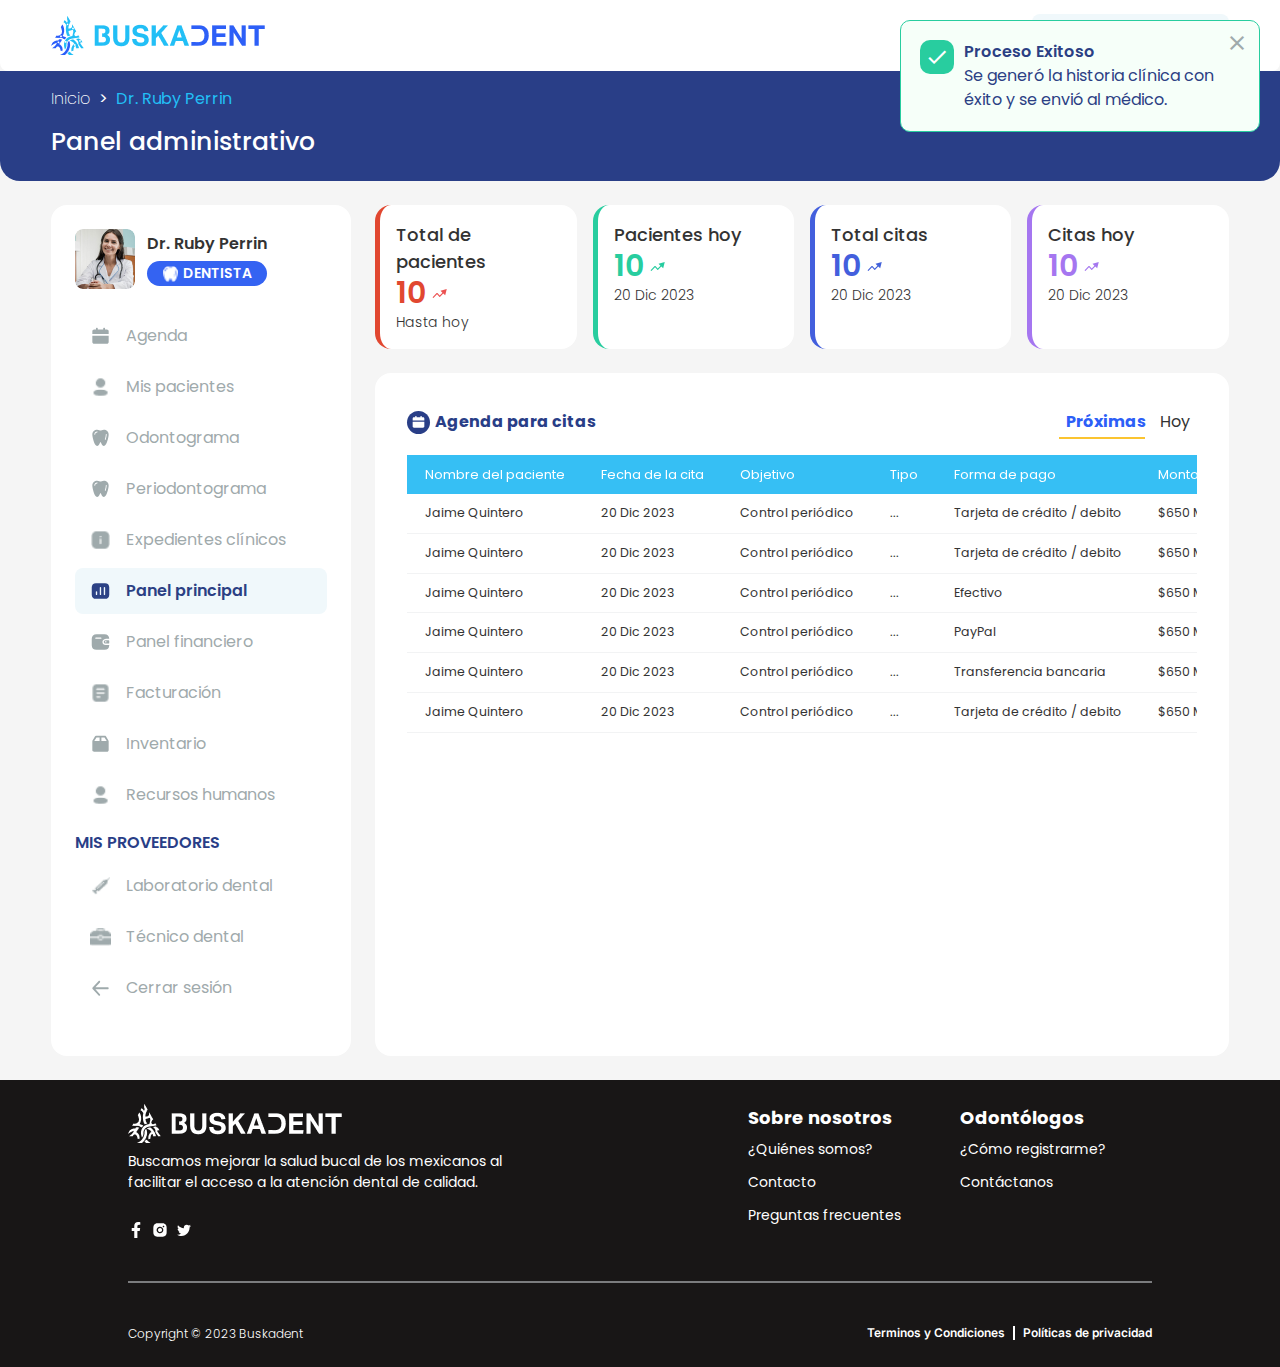
<file: perfil-administrativo-1.html>
<!DOCTYPE html>
<html lang="es">

<head>
    <meta charset="utf-8">
    <meta name="viewport" content="width=device-width, initial-scale=1">
    <title>Sistema administrativo del paciente</title>
    <link href="css/bootstrap.min.css" rel="stylesheet">
    <link rel="stylesheet" href="css/style.css">
    <link rel="stylesheet" href="css/main.css">
    <link rel="stylesheet" href="css/administrativoPaciente.css">
    <!-- Material Icons -->
    <link
        href="https://fonts.googleapis.com/css?family=Material+Icons|Material+Icons+Outlined|Material+Icons+Two+Tone|Material+Icons+Round|Material+Icons+Sharp"
        rel="stylesheet" />
</head>

<body>
    <header>
        <nav class="nav-menu">
            <img src="images/Logo%20hor.png" class="logo" alt="Logo del menu">
            <div class="nav-menu-burger">
                <button class="nav-menu-burger-button">
                    <svg xmlns="http://www.w3.org/2000/svg" class="icon icon-tabler icon-tabler-menu" width="24"
                    height="24" viewBox="0 0 24 24" stroke-width="2" stroke="currentColor" fill="none"
                    stroke-linecap="round" stroke-linejoin="round">
                    <path stroke="none" d="M0 0h24v24H0z" fill="none"></path>
                    <path d="M4 8l16 0"></path>
                    <path d="M4 16l16 0"></path>
                </svg>
            </button>
            <ul class="nav-menu-mobile">
               <div class="dropdown__buskadent">
                <div>
                    <img src="./images/thumb-profile.png" alt="Profile">
                    <span>Dr. Ruby Perrin</span>
                </div>
                <i class="material-icons-outlined">expand_more</i>

                <div class="dropdown__buskadent-content">
                    <a href="#">
                        <img src="./images/dashboardIconOff.svg" alt="Tablero">
                        <span>Tablero</span>
                    </a>
                    <a href="#">
                        <img src="./images/humans.png" alt="B-Kard">
                        <span>B-Kard</span>
                    </a>
                    <a href="#">
                        <img src="./images/humans.png" alt="Configuración">
                        <span>Configuración</span>
                    </a>
                    <a href="javascript:void();" class="trigger-modal-simple" id="logout">
                        <img src="./images/cerrarIconOff.svg" alt="Cerrar sesión">
                        <span>Cerrar sesión</span>
                    </a>
                </div>

            </div>
        </ul>
    </div>
    <div class="nav-menu-container">
        <ul class="nav-menu-items">
            <li>
                <a href="#" class="text-buttons unete d-flex align-items-center justify-content-center no-gap">
                    <img src="./images/faqs.png" alt="FAQs" class="mx-1">
                    <span>FAQs</span>
                </a>
            </li>
            <li>
                <div class="dropdown__buskadent">
                    <div>
                        <img src="./images/thumb-profile.png" alt="Profile">
                        <span>Dr. Ruby Perrin</span>
                    </div>
                    <i class="material-icons-outlined">expand_more</i>

                    <div class="dropdown__buskadent-content">
                        <a href="#">
                            <img src="./images/dashboardIconOff.svg" alt="Tablero">
                            <span>Tablero</span>
                        </a>
                        <a href="#">
                            <img src="./images/humans.png" alt="B-Kard">
                            <span>B-Kard</span>
                        </a>
                        <a href="#">
                            <img src="./images/humans.png" alt="Configuración">
                            <span>Configuración</span>
                        </a>
                        <a href="javascript:void();" class="trigger-modal-simple" id="logout">
                            <img src="./images/cerrarIconOff.svg" alt="Cerrar sesión">
                            <span>Cerrar sesión</span>
                        </a>
                    </div>

                </div>
            </li>

        </ul>
    </div>
</nav>
</header>

<!-- Modal -->

<div class="modal-simple" id="logout">

 <div class="card-modal">
   <div class="content-modal">
    <div class="title__section justify-content-center">
        <span>¿Quieres cerrar sesión?</span>
    </div>
    <hr class="content__main-form__sp mb-2">
    <button class="btn__outlined btn__outlined--fill btn__outlined--full btn__outlined--big mt-3 btn__outlined--blue">
        Cerrar sesión
    </button>
    <button class="btn__outlined btn__outlined--transparent btn__outlined--full close-modal mt-2">
        Cancelar
    </button>
</div>
</div>
</div>
<!-- End Modal -->


    <div class="hero-titulo hero-title--admin">
        <nav aria-label="breadcrumb">
            <ol class="breadcrumb">
                <li class="breadcrumb-item"><a href="#">Inicio</a></li>
                <li class="breadcrumb-item active" aria-current="page">Dr. Ruby Perrin</li>
            </ol>
        </nav>
        <h2>Panel administrativo</h2>
    </div>

    <!-- Start Content -->
    <!-- End -->
    <main class="dashboard dashboard--admin">
        <div class="container--admin">
            <div class="dashboard__content">
                <aside class="dashboard__content-sidebar">
                    <div class="dashboard__content-sidebar__profile">
                        <img src="./images/dra.png" alt="Dr. Ruby Perrin">
                        <div>
                            <span class="profile__name">Dr. Ruby Perrin</span>
                            <span class="tag-dentist">
                                <img src="./images/dentistIcon.png" alt="Dentist">
                                <span>dentista</span>
                            </span>
                        </div>
                    </div>
                    <ul class="dashboard__content-sidebar__menu">
                        <li class="dashboard__content-sidebar__menu-item">
                            <a href="#">
                                <img src="./images/citasIconOff.svg" alt="Dashboard">
                                <span>Agenda</span>
                            </a>
                        </li>
                        <li class="dashboard__content-sidebar__menu-item">
                            <a href="#">
                                <img src="./images/humans.png" alt="Mi perfil">
                                <span>Mis pacientes</span>
                            </a>
                        </li>
                        <li class="dashboard__content-sidebar__menu-item">
                            <a href="#">
                                <img src="./images/dentistasIconOff.svg" alt="Historial clínico">
                                <span>Odontograma</span>
                            </a>
                        </li>
                        <li class="dashboard__content-sidebar__menu-item">
                            <a href="#">
                                <img src="./images/dentistasIconOff.svg" alt="Dashboard">
                                <span>Periodontograma</span>
                            </a>
                        </li>
                        <li class="dashboard__content-sidebar__menu-item">
                            <a href="#">
                                <img src="./images/expedients.png" alt="Mis dentistas">
                                <span>Expedientes clínicos</span>
                            </a>
                        </li>
                        <li class="dashboard__content-sidebar__menu-item dashboard__content-sidebar__menu-item--active">
                            <a href="#">
                                <img src="./images/dashboardIconOff.svg" alt="Mis tratamientos">
                                <span>Panel principal</span>
                            </a>
                        </li>
                        <li class="dashboard__content-sidebar__menu-item">
                            <a href="#">
                                <img src="./images/pagosIconOff.svg" alt="Mis pagos y facturas">
                                <span>Panel financiero</span>
                            </a>
                        </li>
                        <li class="dashboard__content-sidebar__menu-item">
                            <a href="#">
                                <img src="./images/facturacion.png" alt="Mis pagos y facturas">
                                <span>Facturación</span>
                            </a>
                        </li>
                        <li class="dashboard__content-sidebar__menu-item">
                            <a href="#">
                                <img src="./images/tratamientosIconOff.svg" alt="Mis pagos y facturas">
                                <span>Inventario</span>
                            </a>
                        </li>
                        <li class="dashboard__content-sidebar__menu-item">
                            <a href="#">
                                <img src="./images/humans.png" alt="Mis pagos y facturas">
                                <span>Recursos humanos</span>
                            </a>
                        </li>
                        <li
                            class="dashboard__content-sidebar__menu-item dashboard__content-sidebar__menu-item--subtitle">
                            mis proveedores
                        </li>
                        <li class="dashboard__content-sidebar__menu-item">
                            <a href="#">
                                <img src="./images/inyect.png" alt="Mis pagos y facturas">
                                <span>Laboratorio dental</span>
                            </a>
                        </li>
                        <li class="dashboard__content-sidebar__menu-item">
                            <a href="#">
                                <img src="./images/portfolio.png" alt="Mis pagos y facturas">
                                <span>Técnico dental</span>
                            </a>
                        </li>
                        <li class="dashboard__content-sidebar__menu-item">
                            <a href="#">
                                <img src="./images/cerrarIconOff.svg" alt="Cerrar sesión">
                                <span>Cerrar sesión</span>
                            </a>
                        </li>
                    </ul>
                </aside>
                <section class="dashboard__main">
                    <div class="cards__main">
                        <div class="cards__main-card">
                            <span class="cards__main-title">Total de pacientes</span>
                            <div class="cards__main-content">
                                <span>10</span>
                                <img src="./images/ArrowRise.svg" alt="Total de pacientes">
                            </div>
                            <span class="cards__main-subtitle">Hasta hoy</span>
                        </div>
                        <div class="cards__main-card">
                            <span class="cards__main-title">Pacientes hoy</span>
                            <div class="cards__main-content">
                                <span>10</span>
                                <img src="./images/ArrowRise.svg" alt="Total de pacientes">
                            </div>
                            <span class="cards__main-subtitle">20 Dic 2023</span>
                        </div>
                        <div class="cards__main-card">
                            <span class="cards__main-title">Total citas</span>
                            <div class="cards__main-content">
                                <span>10</span>
                                <img src="./images/ArrowRise.svg" alt="Total de pacientes">
                            </div>
                            <span class="cards__main-subtitle">20 Dic 2023</span>
                        </div>
                        <div class="cards__main-card">
                            <span class="cards__main-title">Citas hoy</span>
                            <div class="cards__main-content">
                                <span>10</span>
                                <img src="./images/ArrowRise.svg" alt="Total de pacientes">
                            </div>
                            <span class="cards__main-subtitle">20 Dic 2023</span>
                        </div>
                    </div>
                    <section class="dashboard__content-main">
                        <div class="d-flex justify-content-between">
                            <div class="title__section">
                                <div class="title__section-icon">
                                    <img src="./images/citasIconOff.svg" alt="icon-cite">
                                </div>
                                <span>Agenda para citas</span>
                            </div>
                            <div class="tabs__buskadent-head">
                                <span class="tabs__buskadent-marked"></span>
                                <div class="tabs__buskadent-tab tabs__buskadent-tab--active">Próximas</div>
                                <div class="tabs__buskadent-tab">Hoy</div>
                            </div>
                        </div>
                        <div class="tabs__buskadent-body">
                            <div class="tabs__buskadent-tab tabs__buskadent-tab--active">
                                <div class="main__table">
                                    <table class="table__buskadent">
                                        <thead>
                                            <tr>
                                                <td>Nombre del paciente</td>
                                                <td>Fecha de la cita</td>
                                                <td>Objetivo</td>
                                                <td>Tipo</td>
                                                <td>Forma de pago</td>
                                                <td>Monto pagado</td>
                                            </tr>
                                        </thead>
                                        <tbody>
                                            <tr>
                                                <td>Jaime Quintero</td>
                                                <td>20 Dic 2023</td>
                                                <td>Control periódico</td>
                                                <td>...</td>
                                                <td>Tarjeta de crédito / debito</td>
                                                <td>$650 MXN</td>
                                            </tr>
                                            <tr>
                                                <td>Jaime Quintero</td>
                                                <td>20 Dic 2023</td>
                                                <td>Control periódico</td>
                                                <td>...</td>
                                                <td>Tarjeta de crédito / debito</td>
                                                <td>$650 MXN</td>
                                            </tr>
                                            <tr>
                                                <td>Jaime Quintero</td>
                                                <td>20 Dic 2023</td>
                                                <td>Control periódico</td>
                                                <td>...</td>
                                                <td>Efectivo</td>
                                                <td>$650 MXN</td>
                                            </tr>
                                            <tr>
                                                <td>Jaime Quintero</td>
                                                <td>20 Dic 2023</td>
                                                <td>Control periódico</td>
                                                <td>...</td>
                                                <td>PayPal</td>
                                                <td>$650 MXN</td>
                                            </tr>
                                            <tr>
                                                <td>Jaime Quintero</td>
                                                <td>20 Dic 2023</td>
                                                <td>Control periódico</td>
                                                <td>...</td>
                                                <td>Transferencia bancaria</td>
                                                <td>$650 MXN</td>
                                            </tr>
                                            <tr>
                                                <td>Jaime Quintero</td>
                                                <td>20 Dic 2023</td>
                                                <td>Control periódico</td>
                                                <td>...</td>
                                                <td>Tarjeta de crédito / debito</td>
                                                <td>$650 MXN</td>
                                            </tr>
                                        </tbody>
                                    </table>
                                </div>
                            </div>
                            <div class="tabs__buskadent-tab">
                                <div class="main__table">
                                    <table class="table__buskadent">
                                        <thead>
                                            <tr>
                                                <td>Nombre del paciente</td>
                                                <td>Fecha de la cita</td>
                                                <td>Objetivo</td>
                                                <td>Tipo</td>
                                                <td>Forma de pago</td>
                                                <td>Monto pagado</td>
                                            </tr>
                                        </thead>
                                        <tbody>
                                            <tr>
                                                <td>Perla Perrin</td>
                                                <td>20 Dic 2023</td>
                                                <td>Control periódico</td>
                                                <td>...</td>
                                                <td>Tarjeta de crédito / debito</td>
                                                <td>$650 MXN</td>
                                            </tr>
                                            <tr>
                                                <td>Perla Perrin</td>
                                                <td>20 Dic 2023</td>
                                                <td>Control periódico</td>
                                                <td>...</td>
                                                <td>Tarjeta de crédito / debito</td>
                                                <td>$650 MXN</td>
                                            </tr>
                                            <tr>
                                                <td>Perla Perrin</td>
                                                <td>20 Dic 2023</td>
                                                <td>Control periódico</td>
                                                <td>...</td>
                                                <td>Efectivo</td>
                                                <td>$650 MXN</td>
                                            </tr>
                                            <tr>
                                                <td>Perla Perrin</td>
                                                <td>20 Dic 2023</td>
                                                <td>Control periódico</td>
                                                <td>...</td>
                                                <td>PayPal</td>
                                                <td>$650 MXN</td>
                                            </tr>
                                            <tr>
                                                <td>Perla Perrin</td>
                                                <td>20 Dic 2023</td>
                                                <td>Control periódico</td>
                                                <td>...</td>
                                                <td>Transferencia bancaria</td>
                                                <td>$650 MXN</td>
                                            </tr>
                                            <tr>
                                                <td>Perla Perrin</td>
                                                <td>20 Dic 2023</td>
                                                <td>Control periódico</td>
                                                <td>...</td>
                                                <td>Tarjeta de crédito / debito</td>
                                                <td>$650 MXN</td>
                                            </tr>
                                        </tbody>
                                    </table>
                                </div>
                            </div>
                        </div>

                    </section>
                </section>
            </div>
        </div>
    </main>


    <!-- End Content -->

    <footer class="footer">
        <div class="footer-botones">
            <div class="footer-botones-logo">
                <img src="images/Logo-footer.png" alt="Logo en footer">
                <p class="footer-botones-texto">
                    Buscamos mejorar la salud bucal de los mexicanos al facilitar el
                    acceso a la atención dental de calidad.
                </p>
                <div class="footer-botones-redes">
                    <a href="#">
                        <svg xmlns="http://www.w3.org/2000/svg" width="16" height="16" viewBox="0 0 16 16" fill="none">
                            <path
                                d="M11.7262 8.9995L12.1707 6.104H9.39225V4.225C9.39225 3.433 9.78025 2.6605 11.0247 2.6605H12.2878V0.1955C12.2878 0.1955 11.1417 0 10.0457 0C7.75775 0 6.26225 1.387 6.26225 3.8975V6.1045H3.71875V9H6.26225V16H9.39225V9L11.7262 8.9995Z"
                                fill="white"></path>
                        </svg>
                    </a>
                    <a href="#">
                        <svg xmlns="http://www.w3.org/2000/svg" width="16" height="16" viewBox="0 0 16 16" fill="none">
                            <path
                                d="M8.68051 1.3348C9.167 1.33294 9.65349 1.33783 10.1398 1.34947L10.2692 1.35414C10.4185 1.35947 10.5658 1.36614 10.7438 1.37414C11.4532 1.40747 11.9372 1.51947 12.3618 1.68414C12.8018 1.85347 13.1725 2.0828 13.5432 2.45347C13.8821 2.78654 14.1444 3.18944 14.3118 3.63414C14.4765 4.0588 14.5885 4.54347 14.6218 5.2528C14.6298 5.43014 14.6365 5.57814 14.6418 5.72747L14.6458 5.8568C14.6577 6.34293 14.6628 6.8292 14.6612 7.31547L14.6618 7.8128V8.68614C14.6635 9.17263 14.6584 9.65912 14.6465 10.1455L14.6425 10.2748C14.6372 10.4241 14.6305 10.5715 14.6225 10.7495C14.5892 11.4588 14.4758 11.9428 14.3118 12.3675C14.1449 12.8126 13.8826 13.2159 13.5432 13.5488C13.2098 13.8877 12.8067 14.15 12.3618 14.3175C11.9372 14.4821 11.4532 14.5941 10.7438 14.6275C10.5658 14.6355 10.4185 14.6421 10.2692 14.6475L10.1398 14.6515C9.65349 14.6633 9.167 14.6684 8.68051 14.6668L8.18318 14.6675H7.31051C6.82402 14.6691 6.33753 14.664 5.85118 14.6521L5.72184 14.6481C5.56358 14.6424 5.40536 14.6357 5.24718 14.6281C4.53784 14.5948 4.05384 14.4815 3.62851 14.3175C3.18363 14.1504 2.78067 13.888 2.44784 13.5488C2.10854 13.2157 1.84599 12.8125 1.67851 12.3675C1.51384 11.9428 1.40184 11.4588 1.36851 10.7495C1.36108 10.5913 1.35442 10.4331 1.34851 10.2748L1.34518 10.1455C1.33289 9.65913 1.32733 9.17264 1.32851 8.68614V7.31547C1.32665 6.8292 1.33154 6.34294 1.34318 5.8568L1.34784 5.72747C1.35318 5.57814 1.35984 5.43014 1.36784 5.2528C1.40118 4.5428 1.51318 4.05947 1.67784 3.63414C1.84542 3.18922 2.10849 2.78643 2.44851 2.45414C2.78111 2.11464 3.18382 1.85185 3.62851 1.68414C4.05384 1.51947 4.53718 1.40747 5.24718 1.37414L5.72184 1.35414L5.85118 1.3508C6.3373 1.33852 6.82357 1.33296 7.30984 1.33414L8.68051 1.3348ZM7.99518 4.66814C7.55351 4.66189 7.11501 4.74349 6.70516 4.90818C6.29531 5.07288 5.92227 5.31739 5.60774 5.62751C5.29321 5.93762 5.04344 6.30716 4.87297 6.71465C4.70249 7.12213 4.6147 7.55943 4.6147 8.00114C4.6147 8.44284 4.70249 8.88015 4.87297 9.28763C5.04344 9.69511 5.29321 10.0647 5.60774 10.3748C5.92227 10.6849 6.29531 10.9294 6.70516 11.0941C7.11501 11.2588 7.55351 11.3404 7.99518 11.3341C8.87923 11.3341 9.72708 10.9829 10.3522 10.3578C10.9773 9.73271 11.3285 8.88486 11.3285 8.0008C11.3285 7.11675 10.9773 6.2689 10.3522 5.64378C9.72708 5.01866 8.87923 4.66814 7.99518 4.66814ZM7.99518 6.00147C8.26085 5.99658 8.52483 6.04467 8.77171 6.14294C9.01858 6.24122 9.2434 6.3877 9.43303 6.57383C9.62266 6.75997 9.77329 6.98203 9.87614 7.22703C9.97898 7.47204 10.032 7.73508 10.032 8.0008C10.0321 8.26651 9.97916 8.52958 9.8764 8.77462C9.77363 9.01966 9.62307 9.24176 9.43351 9.42796C9.24394 9.61416 9.01917 9.76072 8.77233 9.85907C8.52548 9.95743 8.26152 10.0056 7.99584 10.0008C7.46541 10.0008 6.9567 9.79009 6.58163 9.41502C6.20656 9.03995 5.99584 8.53124 5.99584 8.0008C5.99584 7.47037 6.20656 6.96166 6.58163 6.58659C6.9567 6.21152 7.46541 6.0008 7.99584 6.0008L7.99518 6.00147ZM11.4952 3.66814C11.2801 3.67675 11.0767 3.76824 10.9276 3.92345C10.7785 4.07867 10.6952 4.28556 10.6952 4.5008C10.6952 4.71605 10.7785 4.92294 10.9276 5.07816C11.0767 5.23337 11.2801 5.32486 11.4952 5.33347C11.7162 5.33347 11.9282 5.24567 12.0844 5.08939C12.2407 4.93311 12.3285 4.72115 12.3285 4.50014C12.3285 4.27912 12.2407 4.06716 12.0844 3.91088C11.9282 3.7546 11.7162 3.6668 11.4952 3.6668V3.66814Z"
                                fill="white"></path>
                        </svg>
                    </a>
                    <a href="#">
                        <svg xmlns="http://www.w3.org/2000/svg" width="16" height="16" viewBox="0 0 16 16" fill="none">
                            <path
                                d="M14.9779 3.99935C14.4646 4.23268 13.9113 4.38602 13.3379 4.45935C13.9246 4.10602 14.3779 3.54602 14.5913 2.87268C14.0379 3.20602 13.4246 3.43935 12.7779 3.57268C12.2512 2.99935 11.5113 2.66602 10.6713 2.66602C9.10458 2.66602 7.82458 3.94602 7.82458 5.52602C7.82458 5.75268 7.85125 5.97268 7.89792 6.17935C5.52458 6.05935 3.41125 4.91935 2.00458 3.19268C1.75792 3.61268 1.61792 4.10602 1.61792 4.62602C1.61792 5.61935 2.11792 6.49935 2.89125 6.99935C2.41792 6.99935 1.97792 6.86602 1.59125 6.66602V6.68602C1.59125 8.07268 2.57792 9.23268 3.88458 9.49268C3.46507 9.60749 3.02465 9.62346 2.59792 9.53935C2.77899 10.1077 3.13361 10.605 3.61193 10.9613C4.09025 11.3176 4.66821 11.5151 5.26458 11.526C4.25367 12.3263 3.00058 12.7589 1.71125 12.7527C1.48458 12.7527 1.25792 12.7393 1.03125 12.7127C2.29792 13.526 3.80458 13.9993 5.41792 13.9993C10.6713 13.9993 13.5579 9.63935 13.5579 5.85935C13.5579 5.73268 13.5579 5.61268 13.5512 5.48602C14.1112 5.08602 14.5912 4.57935 14.9779 3.99935Z"
                                fill="white"></path>
                        </svg>
                    </a>
                </div>
            </div>
            <div class="footer-botones-paginas">
                <div class="footer-paginas-col">
                    <h3>Sobre nosotros</h3>
                    <div class="footer-paginas-links">
                        <a href="#">¿Quiénes somos?</a>
                        <a href="#">Contacto</a>
                        <a href="#">Preguntas frecuentes</a>
                    </div>
                </div>
                <div class="footer-paginas-col">
                    <h3>Odontólogos</h3>
                    <div class="footer-paginas-links">
                        <a href="#">¿Cómo registrarme?</a>
                        <a href="#">Contáctanos</a>
                    </div>
                </div>
            </div>
        </div>
        <hr class="footer-separador border border-1 opacity-50">
        <div class="footer-terminos">
            <span class="footer-terminos-copy">Copyright © 2023 Buskadent</span>
            <div class="footer-terminos-poli">
                <a href="#">Terminos y Condiciones</a>
                <div class="separadorVertical"></div>
                <a href="#">Políticas de privacidad</a>
            </div>
        </div>
    </footer>


    <script src="js/popper.min.js"></script>
    <script src="js/bootstrap.min.js"></script>
    <script src="./js/app.js"></script>
</body>

</html>
</file>
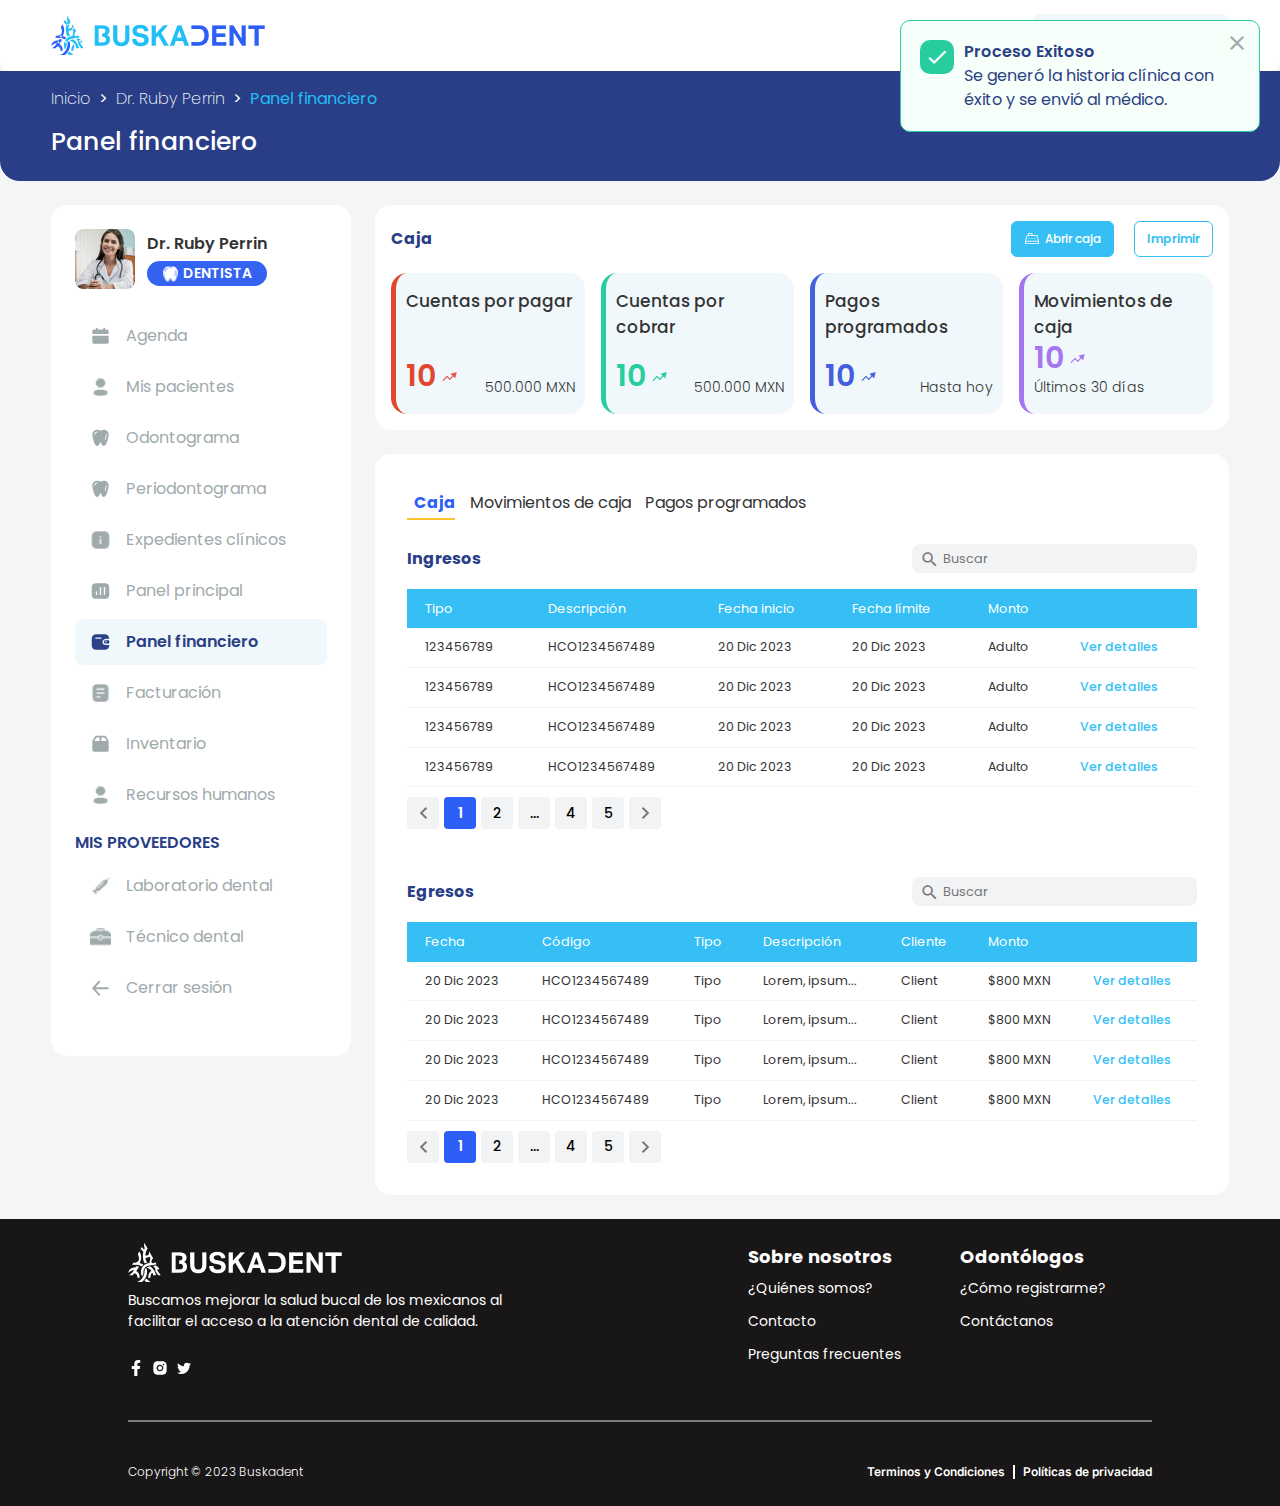
<file: perfil-administrativo-2.html>
<!DOCTYPE html>
<html lang="es">

<head>
    <meta charset="utf-8">
    <meta name="viewport" content="width=device-width, initial-scale=1">
    <title>Sistema administrativo del paciente</title>
    <link href="css/bootstrap.min.css" rel="stylesheet" >
    <link rel="stylesheet" href="css/style.css">
    <link rel="stylesheet" href="css/main.css">
    <link rel="stylesheet" href="css/administrativoPaciente.css">
    <!-- Material Icons -->
    <link
        href="https://fonts.googleapis.com/css?family=Material+Icons|Material+Icons+Outlined|Material+Icons+Two+Tone|Material+Icons+Round|Material+Icons+Sharp"
        rel="stylesheet" />
</head>

<body>
    <header>
        <nav class="nav-menu">
            <img src="images/Logo%20hor.png" class="logo" alt="Logo del menu">
            <div class="nav-menu-burger">
                <button class="nav-menu-burger-button">
                    <svg xmlns="http://www.w3.org/2000/svg" class="icon icon-tabler icon-tabler-menu" width="24"
                    height="24" viewBox="0 0 24 24" stroke-width="2" stroke="currentColor" fill="none"
                    stroke-linecap="round" stroke-linejoin="round">
                    <path stroke="none" d="M0 0h24v24H0z" fill="none"></path>
                    <path d="M4 8l16 0"></path>
                    <path d="M4 16l16 0"></path>
                </svg>
            </button>
            <ul class="nav-menu-mobile">
               <div class="dropdown__buskadent">
                <div>
                    <img src="./images/thumb-profile.png" alt="Profile">
                    <span>Dr. Ruby Perrin</span>
                </div>
                <i class="material-icons-outlined">expand_more</i>

                <div class="dropdown__buskadent-content">
                    <a href="#">
                        <img src="./images/dashboardIconOff.svg" alt="Tablero">
                        <span>Tablero</span>
                    </a>
                    <a href="#">
                        <img src="./images/humans.png" alt="B-Kard">
                        <span>B-Kard</span>
                    </a>
                    <a href="#">
                        <img src="./images/humans.png" alt="Configuración">
                        <span>Configuración</span>
                    </a>
                    <a href="javascript:void();" class="trigger-modal-simple" id="logout">
                        <img src="./images/cerrarIconOff.svg" alt="Cerrar sesión">
                        <span>Cerrar sesión</span>
                    </a>
                </div>

            </div>
        </ul>
    </div>
    <div class="nav-menu-container">
        <ul class="nav-menu-items">
            <li>
                <a href="#" class="text-buttons unete d-flex align-items-center justify-content-center no-gap">
                    <img src="./images/faqs.png" alt="FAQs" class="mx-1">
                    <span>FAQs</span>
                </a>
            </li>
            <li>
                <div class="dropdown__buskadent">
                    <div>
                        <img src="./images/thumb-profile.png" alt="Profile">
                        <span>Dr. Ruby Perrin</span>
                    </div>
                    <i class="material-icons-outlined">expand_more</i>

                    <div class="dropdown__buskadent-content">
                        <a href="#">
                            <img src="./images/dashboardIconOff.svg" alt="Tablero">
                            <span>Tablero</span>
                        </a>
                        <a href="#">
                            <img src="./images/humans.png" alt="B-Kard">
                            <span>B-Kard</span>
                        </a>
                        <a href="#">
                            <img src="./images/humans.png" alt="Configuración">
                            <span>Configuración</span>
                        </a>
                        <a href="javascript:void();" class="trigger-modal-simple" id="logout">
                            <img src="./images/cerrarIconOff.svg" alt="Cerrar sesión">
                            <span>Cerrar sesión</span>
                        </a>
                    </div>

                </div>
            </li>

        </ul>
    </div>
</nav>
</header>

<!-- Modal -->

<div class="modal-simple" id="logout">

 <div class="card-modal">
   <div class="content-modal">
    <div class="title__section justify-content-center">
        <span>¿Quieres cerrar sesión?</span>
    </div>
    <hr class="content__main-form__sp mb-2">
    <button class="btn__outlined btn__outlined--fill btn__outlined--full btn__outlined--big mt-3 btn__outlined--blue">
        Cerrar sesión
    </button>
    <button class="btn__outlined btn__outlined--transparent btn__outlined--full close-modal mt-2">
        Cancelar
    </button>
</div>
</div>
</div>
<!-- End Modal -->


    <div class="hero-titulo hero-title--admin">
        <nav aria-label="breadcrumb">
            <ol class="breadcrumb">
                <li class="breadcrumb-item"><a href="#">Inicio</a></li>
                <li class="breadcrumb-item" aria-current="page"><a href="#">Dr. Ruby Perrin</a></li>
                <li class="breadcrumb-item active" aria-current="page">Panel financiero</li>
            </ol>
        </nav>
        <h2>Panel financiero</h2>
    </div>

    <!-- Start Content -->
    <!-- End -->
    <main class="dashboard dashboard--admin">
        <div class="container--admin">
            <div class="dashboard__content">
                <aside class="dashboard__content-sidebar">
                    <div class="dashboard__content-sidebar__profile">
                        <img src="./images/dra.png" alt="Dr. Ruby Perrin">
                        <div>
                            <span class="profile__name">Dr. Ruby Perrin</span>
                            <span class="tag-dentist">
                                <img src="./images/dentistIcon.png" alt="Dentist">
                                <span>dentista</span>
                            </span>
                        </div>
                    </div>
                    <ul class="dashboard__content-sidebar__menu">
                        <li class="dashboard__content-sidebar__menu-item">
                            <a href="#">
                                <img src="./images/citasIconOff.svg" alt="Dashboard">
                                <span>Agenda</span>
                            </a>
                        </li>
                        <li class="dashboard__content-sidebar__menu-item">
                            <a href="#">
                                <img src="./images/humans.png" alt="Mi perfil">
                                <span>Mis pacientes</span>
                            </a>
                        </li>
                        <li class="dashboard__content-sidebar__menu-item">
                            <a href="#">
                                <img src="./images/dentistasIconOff.svg" alt="Historial clínico">
                                <span>Odontograma</span>
                            </a>
                        </li>
                        <li class="dashboard__content-sidebar__menu-item">
                            <a href="#">
                                <img src="./images/dentistasIconOff.svg" alt="Dashboard">
                                <span>Periodontograma</span>
                            </a>
                        </li>
                        <li class="dashboard__content-sidebar__menu-item">
                            <a href="#">
                                <img src="./images/expedients.png" alt="Mis dentistas">
                                <span>Expedientes clínicos</span>
                            </a>
                        </li>
                        <li class="dashboard__content-sidebar__menu-item">
                            <a href="#">
                                <img src="./images/dashboardIconOff.svg" alt="Mis tratamientos">
                                <span>Panel principal</span>
                            </a>
                        </li>
                        <li class="dashboard__content-sidebar__menu-item dashboard__content-sidebar__menu-item--active">
                            <a href="#">
                                <img src="./images/pagosIconOff.svg" alt="Mis pagos y facturas">
                                <span>Panel financiero</span>
                            </a>
                        </li>
                        <li class="dashboard__content-sidebar__menu-item">
                            <a href="#">
                                <img src="./images/facturacion.png" alt="Mis pagos y facturas">
                                <span>Facturación</span>
                            </a>
                        </li>
                        <li class="dashboard__content-sidebar__menu-item">
                            <a href="#">
                                <img src="./images/tratamientosIconOff.svg" alt="Mis pagos y facturas">
                                <span>Inventario</span>
                            </a>
                        </li>
                        <li class="dashboard__content-sidebar__menu-item">
                            <a href="#">
                                <img src="./images/humans.png" alt="Mis pagos y facturas">
                                <span>Recursos humanos</span>
                            </a>
                        </li>
                        <li
                            class="dashboard__content-sidebar__menu-item dashboard__content-sidebar__menu-item--subtitle">
                            mis proveedores
                        </li>
                        <li class="dashboard__content-sidebar__menu-item">
                            <a href="#">
                                <img src="./images/inyect.png" alt="Mis pagos y facturas">
                                <span>Laboratorio dental</span>
                            </a>
                        </li>
                        <li class="dashboard__content-sidebar__menu-item">
                            <a href="#">
                                <img src="./images/portfolio.png" alt="Mis pagos y facturas">
                                <span>Técnico dental</span>
                            </a>
                        </li>
                        <li class="dashboard__content-sidebar__menu-item">
                            <a href="#">
                                <img src="./images/cerrarIconOff.svg" alt="Cerrar sesión">
                                <span>Cerrar sesión</span>
                            </a>
                        </li>
                    </ul>
                </aside>
                <section class="dashboard__main">
                    <!-- <div class="d-flex justify-content-between">
                        <div class="title__section">
                            <div class="title__section-icon">
                                <img src="./images/citasIconOff.svg" alt="icon-cite">
                            </div>
                            <span>Agenda para citas</span>
                        </div>
                        <div class="tabs__buskadent-head">
                            <span class="tabs__buskadent-marked"></span>
                            <div class="tabs__buskadent-tab tabs__buskadent-tab--active">Próximas</div>
                            <div class="tabs__buskadent-tab">Hoy</div>
                        </div>
                    </div> -->
                    <div class="main__box">
                        <div class="d-flex justify-content-between mb-3">
                            <div class="title__section">
                                <span>Caja</span>
                            </div>
                            <div class="d-flex">
                                <button class="btn__outlined btn__outlined--fill">
                                    <img src="./images/openBox.png" alt="OpenBoxIcon">
                                    <span>Abrir caja</span>
                                </button>
                                <button class="btn__outlined">
                                    Imprimir
                                </button>
                            </div>

                        </div>
                        <div class="cards__main">
                            <div class="cards__main-card">
                                <span class="cards__main-title">Cuentas por pagar</span>
                                <div class="d-flex justify-content-between align-items-end">
                                    <div class="cards__main-content">
                                        <span>10</span>
                                        <img src="./images/ArrowRise.svg" alt="Total de pacientes">
                                    </div>
                                    <span class="cards__main-subtitle">500.000 MXN</span>
                                </div>
                            </div>
                            <div class="cards__main-card">
                                <span class="cards__main-title">Cuentas por cobrar</span>
                                <div class="d-flex justify-content-between align-items-end">
                                    <div class="cards__main-content">
                                        <span>10</span>
                                        <img src="./images/ArrowRise.svg" alt="Total de pacientes">
                                    </div>
                                    <span class="cards__main-subtitle">500.000 MXN</span>
                                </div>
                            </div>
                            <div class="cards__main-card">
                                <span class="cards__main-title">Pagos programados</span>
                                <div class="d-flex justify-content-between align-items-end">
                                    <div class="cards__main-content">
                                        <span>10</span>
                                        <img src="./images/ArrowRise.svg" alt="Total de pacientes">
                                    </div>
                                    <span class="cards__main-subtitle">Hasta hoy</span>
                                </div>
                            </div>
                            <div class="cards__main-card">
                                <span class="cards__main-title">Movimientos de caja</span>
                                <div class="d-flex justify-content-between align-items-end">
                                    <div class="cards__main-content">
                                        <span>10</span>
                                        <img src="./images/ArrowRise.svg" alt="Total de pacientes">
                                    </div>
                                    <span class="cards__main-subtitle">Últimos 30 días</span>
                                </div>
                            </div>
                        </div>
                    </div>

                    <section class="dashboard__content-main">

                        <div class="tabs__buskadent-head">
                            <span class="tabs__buskadent-marked"></span>
                            <div class="tabs__buskadent-tab tabs__buskadent-tab--active">Caja</div>
                            <div class="tabs__buskadent-tab">Movimientos de caja</div>
                            <div class="tabs__buskadent-tab">Pagos programados</div>
                        </div>
                        <div class="tabs__buskadent-body mt-4">
                            <div class="tabs__buskadent-tab tabs__buskadent-tab--active">
                                <div class="d-flex justify-content-between gap-10">
                                    <div class="title__section">
                                        <span>Ingresos</span>
                                    </div>
                                    <div class="input__search">
                                        <i class="material-icons-outlined">search</i>
                                        <input type="text" placeholder="Buscar">
                                    </div>
                                </div>

                                <div class="main__table">
                                    <table class="table__buskadent table__buskadent--limit">
                                        <thead>
                                            <tr>
                                                <td>Tipo</td>
                                                <td>Descripción</td>
                                                <td>Fecha inicio</td>
                                                <td>Fecha límite</td>
                                                <td>Monto</td>
                                                <td></td>
                                            </tr>
                                        </thead>
                                        <tbody>
                                            <tr>
                                                <td>123456789</td>
                                                <td>HCO1234567489</td>
                                                <td>20 Dic 2023</td>
                                                <td>20 Dic 2023</td>
                                                <td>Adulto</td>
                                                <td class="details">Ver detalles</td>
                                            </tr>
                                            <tr>
                                                <td>123456789</td>
                                                <td>HCO1234567489</td>
                                                <td>20 Dic 2023</td>
                                                <td>20 Dic 2023</td>
                                                <td>Adulto</td>
                                                <td class="details">Ver detalles</td>
                                            </tr>
                                            <tr>
                                                <td>123456789</td>
                                                <td>HCO1234567489</td>
                                                <td>20 Dic 2023</td>
                                                <td>20 Dic 2023</td>
                                                <td>Adulto</td>
                                                <td class="details">Ver detalles</td>
                                            </tr>
                                            <tr>
                                                <td>123456789</td>
                                                <td>HCO1234567489</td>
                                                <td>20 Dic 2023</td>
                                                <td>20 Dic 2023</td>
                                                <td>Adulto</td>
                                                <td class="details">Ver detalles</td>
                                            </tr>
                                        </tbody>
                                    </table>
                                    <div class="table__pagination">
                                        <button class="next__page">
                                            <svg width="9" height="12" viewBox="0 0 9 12" fill="none"
                                                xmlns="http://www.w3.org/2000/svg">
                                                <path id="Vector"
                                                    d="M8.16 1.41L3.58 6L8.16 10.59L6.75 12L0.750004 6L6.75 0L8.16 1.41Z"
                                                    fill="#79797C" />
                                            </svg>
                                        </button>
                                        <button class="number__page pagination--active">1</button>
                                        <button class="number__page">2</button>
                                        <button class="number__page">...</button>
                                        <button class="number__page">4</button>
                                        <button class="number__page">5</button>
                                        <button class="prev__page">
                                            <svg width="9" height="12" viewBox="0 0 9 12" fill="none"
                                                xmlns="http://www.w3.org/2000/svg">
                                                <path
                                                    d="M0.839996 1.41L5.42 6L0.839996 10.59L2.25 12L8.25 6L2.25 0L0.839996 1.41Z"
                                                    fill="#79797C" />
                                            </svg>
                                        </button>
                                    </div>
                                </div>

                                <div class="d-flex justify-content-between mt-5 gap-10">
                                    <div class="title__section">
                                        <span>Egresos</span>
                                    </div>
                                    <div class="input__search">
                                        <i class="material-icons-outlined">search</i>
                                        <input type="text" placeholder="Buscar">
                                    </div>
                                </div>

                                <div class="main__table">
                                    <table class="table__buskadent table__buskadent--limit">
                                        <thead>
                                            <tr>
                                                <td>Fecha</td>
                                                <td>Código</td>
                                                <td>Tipo</td>
                                                <td>Descripción</td>
                                                <td>Cliente</td>
                                                <td>Monto</td>
                                                <td></td>
                                            </tr>
                                        </thead>
                                        <tbody>
                                            <tr>
                                                <td>20 Dic 2023</td>
                                                <td>HCO1234567489</td>
                                                <td>Tipo</td>
                                                <td>Lorem, ipsum...</td>
                                                <td>Client</td>
                                                <td>$800 MXN</td>
                                                <td class="details">Ver detalles</td>
                                            </tr>
                                            <tr>
                                                <td>20 Dic 2023</td>
                                                <td>HCO1234567489</td>
                                                <td>Tipo</td>
                                                <td>Lorem, ipsum...</td>
                                                <td>Client</td>
                                                <td>$800 MXN</td>
                                                <td class="details">Ver detalles</td>
                                            </tr>
                                            <tr>
                                                <td>20 Dic 2023</td>
                                                <td>HCO1234567489</td>
                                                <td>Tipo</td>
                                                <td>Lorem, ipsum...</td>
                                                <td>Client</td>
                                                <td>$800 MXN</td>
                                                <td class="details">Ver detalles</td>
                                            </tr>
                                            <tr>
                                                <td>20 Dic 2023</td>
                                                <td>HCO1234567489</td>
                                                <td>Tipo</td>
                                                <td>Lorem, ipsum...</td>
                                                <td>Client</td>
                                                <td>$800 MXN</td>
                                                <td class="details">Ver detalles</td>
                                            </tr>
                                        </tbody>
                                    </table>
                                    <div class="table__pagination">
                                        <button class="next__page">
                                            <svg width="9" height="12" viewBox="0 0 9 12" fill="none"
                                                xmlns="http://www.w3.org/2000/svg">
                                                <path id="Vector"
                                                    d="M8.16 1.41L3.58 6L8.16 10.59L6.75 12L0.750004 6L6.75 0L8.16 1.41Z"
                                                    fill="#79797C" />
                                            </svg>
                                        </button>
                                        <button class="number__page pagination--active">1</button>
                                        <button class="number__page">2</button>
                                        <button class="number__page">...</button>
                                        <button class="number__page">4</button>
                                        <button class="number__page">5</button>
                                        <button class="prev__page">
                                            <svg width="9" height="12" viewBox="0 0 9 12" fill="none"
                                                xmlns="http://www.w3.org/2000/svg">
                                                <path
                                                    d="M0.839996 1.41L5.42 6L0.839996 10.59L2.25 12L8.25 6L2.25 0L0.839996 1.41Z"
                                                    fill="#79797C" />
                                            </svg>
                                        </button>
                                    </div>
                                </div>


                            </div>
                            <div class="tabs__buskadent-tab">
                                <h1>Movimientos de caja</h1>
                            </div>
                            <div class="tabs__buskadent-tab">
                                <h1>Pagos programados</h1>
                            </div>
                        </div>

                    </section>
                </section>
            </div>
        </div>
    </main>


    <!-- End Content -->

    <footer class="footer">
        <div class="footer-botones">
            <div class="footer-botones-logo">
                <img src="images/Logo-footer.png" alt="Logo en footer">
                <p class="footer-botones-texto">
                    Buscamos mejorar la salud bucal de los mexicanos al facilitar el
                    acceso a la atención dental de calidad.
                </p>
                <div class="footer-botones-redes">
                    <a href="#">
                        <svg xmlns="http://www.w3.org/2000/svg" width="16" height="16" viewBox="0 0 16 16" fill="none">
                            <path
                                d="M11.7262 8.9995L12.1707 6.104H9.39225V4.225C9.39225 3.433 9.78025 2.6605 11.0247 2.6605H12.2878V0.1955C12.2878 0.1955 11.1417 0 10.0457 0C7.75775 0 6.26225 1.387 6.26225 3.8975V6.1045H3.71875V9H6.26225V16H9.39225V9L11.7262 8.9995Z"
                                fill="white"></path>
                        </svg>
                    </a>
                    <a href="#">
                        <svg xmlns="http://www.w3.org/2000/svg" width="16" height="16" viewBox="0 0 16 16" fill="none">
                            <path
                                d="M8.68051 1.3348C9.167 1.33294 9.65349 1.33783 10.1398 1.34947L10.2692 1.35414C10.4185 1.35947 10.5658 1.36614 10.7438 1.37414C11.4532 1.40747 11.9372 1.51947 12.3618 1.68414C12.8018 1.85347 13.1725 2.0828 13.5432 2.45347C13.8821 2.78654 14.1444 3.18944 14.3118 3.63414C14.4765 4.0588 14.5885 4.54347 14.6218 5.2528C14.6298 5.43014 14.6365 5.57814 14.6418 5.72747L14.6458 5.8568C14.6577 6.34293 14.6628 6.8292 14.6612 7.31547L14.6618 7.8128V8.68614C14.6635 9.17263 14.6584 9.65912 14.6465 10.1455L14.6425 10.2748C14.6372 10.4241 14.6305 10.5715 14.6225 10.7495C14.5892 11.4588 14.4758 11.9428 14.3118 12.3675C14.1449 12.8126 13.8826 13.2159 13.5432 13.5488C13.2098 13.8877 12.8067 14.15 12.3618 14.3175C11.9372 14.4821 11.4532 14.5941 10.7438 14.6275C10.5658 14.6355 10.4185 14.6421 10.2692 14.6475L10.1398 14.6515C9.65349 14.6633 9.167 14.6684 8.68051 14.6668L8.18318 14.6675H7.31051C6.82402 14.6691 6.33753 14.664 5.85118 14.6521L5.72184 14.6481C5.56358 14.6424 5.40536 14.6357 5.24718 14.6281C4.53784 14.5948 4.05384 14.4815 3.62851 14.3175C3.18363 14.1504 2.78067 13.888 2.44784 13.5488C2.10854 13.2157 1.84599 12.8125 1.67851 12.3675C1.51384 11.9428 1.40184 11.4588 1.36851 10.7495C1.36108 10.5913 1.35442 10.4331 1.34851 10.2748L1.34518 10.1455C1.33289 9.65913 1.32733 9.17264 1.32851 8.68614V7.31547C1.32665 6.8292 1.33154 6.34294 1.34318 5.8568L1.34784 5.72747C1.35318 5.57814 1.35984 5.43014 1.36784 5.2528C1.40118 4.5428 1.51318 4.05947 1.67784 3.63414C1.84542 3.18922 2.10849 2.78643 2.44851 2.45414C2.78111 2.11464 3.18382 1.85185 3.62851 1.68414C4.05384 1.51947 4.53718 1.40747 5.24718 1.37414L5.72184 1.35414L5.85118 1.3508C6.3373 1.33852 6.82357 1.33296 7.30984 1.33414L8.68051 1.3348ZM7.99518 4.66814C7.55351 4.66189 7.11501 4.74349 6.70516 4.90818C6.29531 5.07288 5.92227 5.31739 5.60774 5.62751C5.29321 5.93762 5.04344 6.30716 4.87297 6.71465C4.70249 7.12213 4.6147 7.55943 4.6147 8.00114C4.6147 8.44284 4.70249 8.88015 4.87297 9.28763C5.04344 9.69511 5.29321 10.0647 5.60774 10.3748C5.92227 10.6849 6.29531 10.9294 6.70516 11.0941C7.11501 11.2588 7.55351 11.3404 7.99518 11.3341C8.87923 11.3341 9.72708 10.9829 10.3522 10.3578C10.9773 9.73271 11.3285 8.88486 11.3285 8.0008C11.3285 7.11675 10.9773 6.2689 10.3522 5.64378C9.72708 5.01866 8.87923 4.66814 7.99518 4.66814ZM7.99518 6.00147C8.26085 5.99658 8.52483 6.04467 8.77171 6.14294C9.01858 6.24122 9.2434 6.3877 9.43303 6.57383C9.62266 6.75997 9.77329 6.98203 9.87614 7.22703C9.97898 7.47204 10.032 7.73508 10.032 8.0008C10.0321 8.26651 9.97916 8.52958 9.8764 8.77462C9.77363 9.01966 9.62307 9.24176 9.43351 9.42796C9.24394 9.61416 9.01917 9.76072 8.77233 9.85907C8.52548 9.95743 8.26152 10.0056 7.99584 10.0008C7.46541 10.0008 6.9567 9.79009 6.58163 9.41502C6.20656 9.03995 5.99584 8.53124 5.99584 8.0008C5.99584 7.47037 6.20656 6.96166 6.58163 6.58659C6.9567 6.21152 7.46541 6.0008 7.99584 6.0008L7.99518 6.00147ZM11.4952 3.66814C11.2801 3.67675 11.0767 3.76824 10.9276 3.92345C10.7785 4.07867 10.6952 4.28556 10.6952 4.5008C10.6952 4.71605 10.7785 4.92294 10.9276 5.07816C11.0767 5.23337 11.2801 5.32486 11.4952 5.33347C11.7162 5.33347 11.9282 5.24567 12.0844 5.08939C12.2407 4.93311 12.3285 4.72115 12.3285 4.50014C12.3285 4.27912 12.2407 4.06716 12.0844 3.91088C11.9282 3.7546 11.7162 3.6668 11.4952 3.6668V3.66814Z"
                                fill="white"></path>
                        </svg>
                    </a>
                    <a href="#">
                        <svg xmlns="http://www.w3.org/2000/svg" width="16" height="16" viewBox="0 0 16 16" fill="none">
                            <path
                                d="M14.9779 3.99935C14.4646 4.23268 13.9113 4.38602 13.3379 4.45935C13.9246 4.10602 14.3779 3.54602 14.5913 2.87268C14.0379 3.20602 13.4246 3.43935 12.7779 3.57268C12.2512 2.99935 11.5113 2.66602 10.6713 2.66602C9.10458 2.66602 7.82458 3.94602 7.82458 5.52602C7.82458 5.75268 7.85125 5.97268 7.89792 6.17935C5.52458 6.05935 3.41125 4.91935 2.00458 3.19268C1.75792 3.61268 1.61792 4.10602 1.61792 4.62602C1.61792 5.61935 2.11792 6.49935 2.89125 6.99935C2.41792 6.99935 1.97792 6.86602 1.59125 6.66602V6.68602C1.59125 8.07268 2.57792 9.23268 3.88458 9.49268C3.46507 9.60749 3.02465 9.62346 2.59792 9.53935C2.77899 10.1077 3.13361 10.605 3.61193 10.9613C4.09025 11.3176 4.66821 11.5151 5.26458 11.526C4.25367 12.3263 3.00058 12.7589 1.71125 12.7527C1.48458 12.7527 1.25792 12.7393 1.03125 12.7127C2.29792 13.526 3.80458 13.9993 5.41792 13.9993C10.6713 13.9993 13.5579 9.63935 13.5579 5.85935C13.5579 5.73268 13.5579 5.61268 13.5512 5.48602C14.1112 5.08602 14.5912 4.57935 14.9779 3.99935Z"
                                fill="white"></path>
                        </svg>
                    </a>
                </div>
            </div>
            <div class="footer-botones-paginas">
                <div class="footer-paginas-col">
                    <h3>Sobre nosotros</h3>
                    <div class="footer-paginas-links">
                        <a href="#">¿Quiénes somos?</a>
                        <a href="#">Contacto</a>
                        <a href="#">Preguntas frecuentes</a>
                    </div>
                </div>
                <div class="footer-paginas-col">
                    <h3>Odontólogos</h3>
                    <div class="footer-paginas-links">
                        <a href="#">¿Cómo registrarme?</a>
                        <a href="#">Contáctanos</a>
                    </div>
                </div>
            </div>
        </div>
        <hr class="footer-separador border border-1 opacity-50">
        <div class="footer-terminos">
            <span class="footer-terminos-copy">Copyright © 2023 Buskadent</span>
            <div class="footer-terminos-poli">
                <a href="#">Terminos y Condiciones</a>
                <div class="separadorVertical"></div>
                <a href="#">Políticas de privacidad</a>
            </div>
        </div>
    </footer>


    <script src="js/popper.min.js" ></script>
    <script src="js/bootstrap.min.js" ></script>
    <script src="./js/app.js"></script>
</body>

</html>
</file>
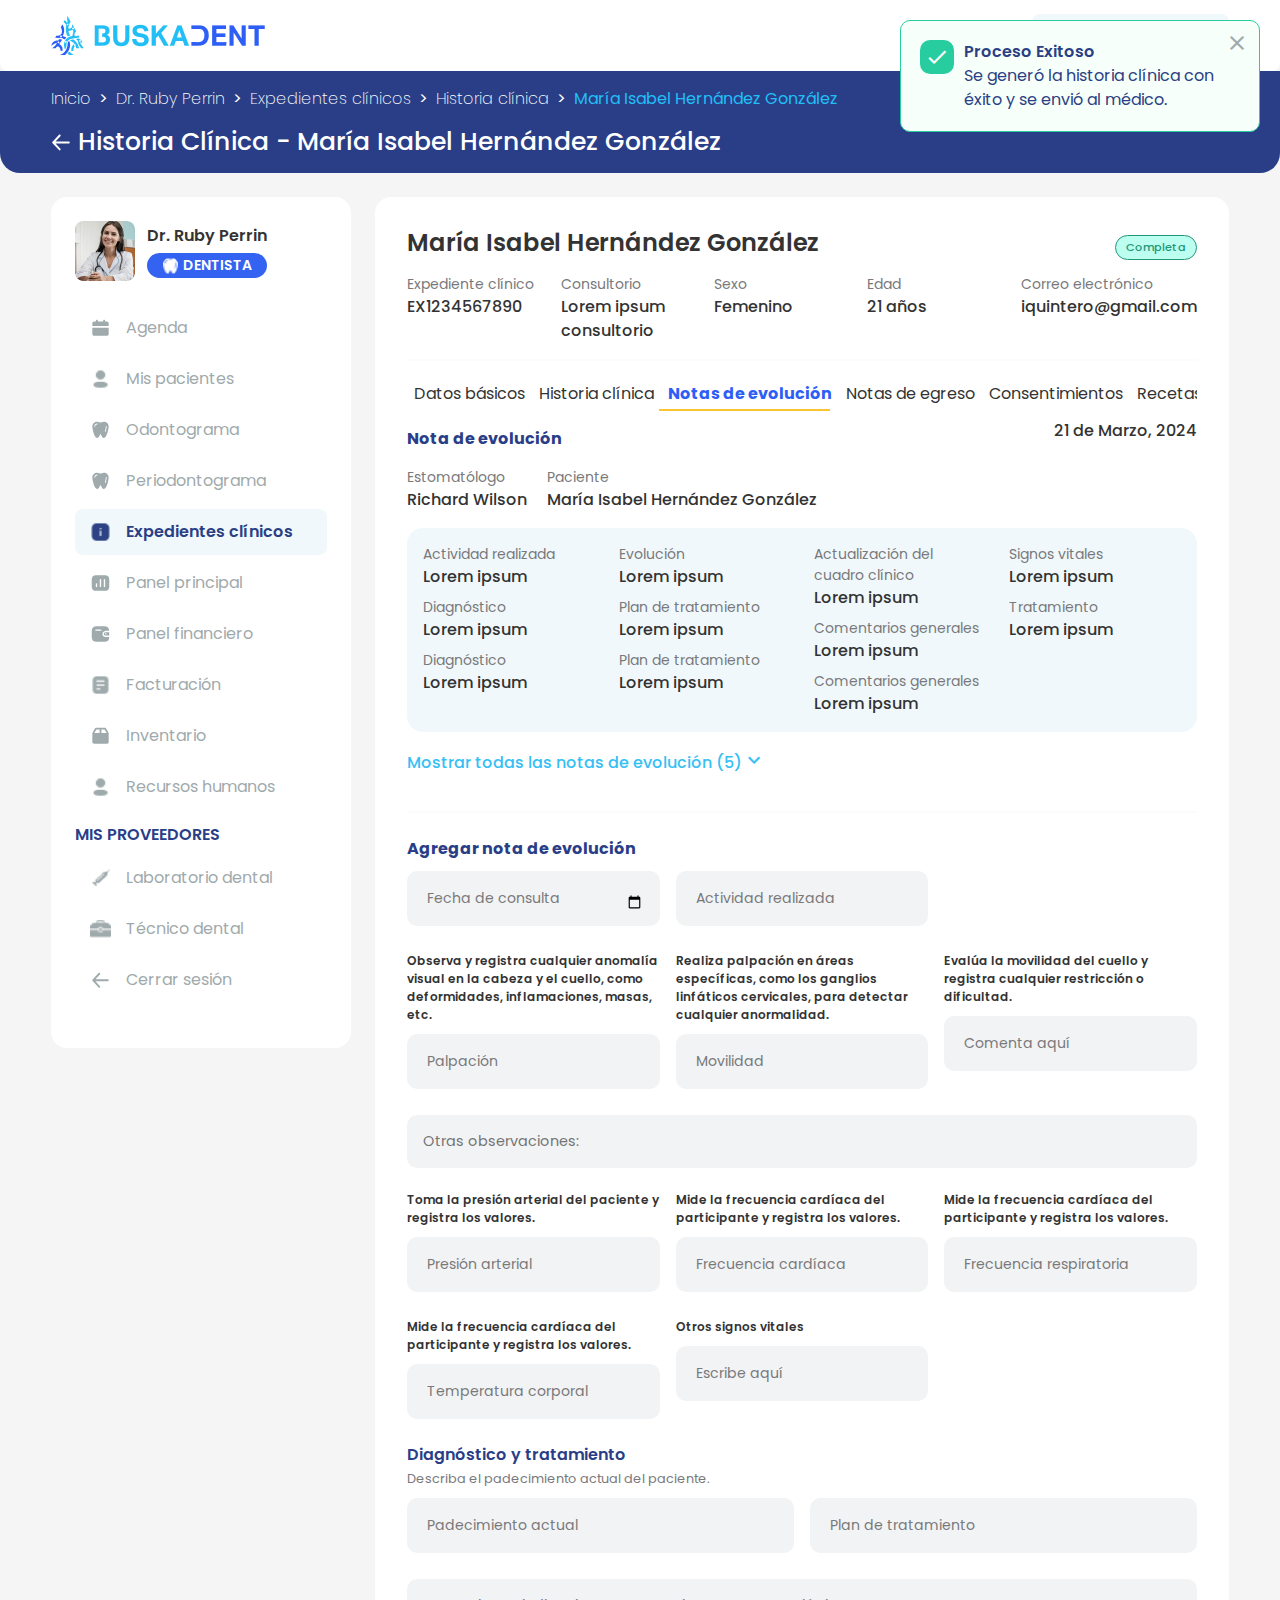
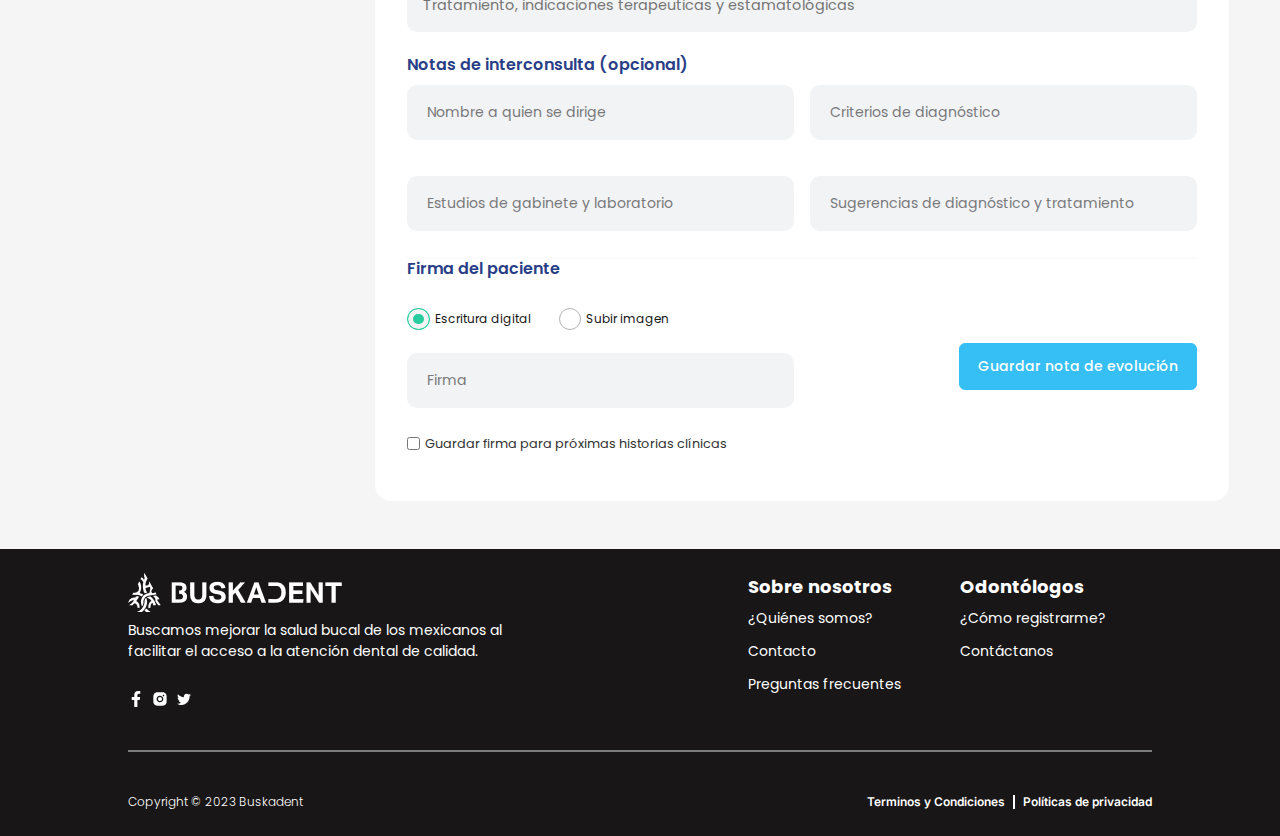
<file: perfil-administrativo-3.html>
<!DOCTYPE html>
<html lang="es">

<head>
    <meta charset="utf-8">
    <meta name="viewport" content="width=device-width, initial-scale=1">
    <title>Sistema administrativo del paciente</title>
    <link href="./css/bootstrap.min.css" rel="stylesheet">
    <link rel="stylesheet" href="css/style.css">
    <link rel="stylesheet" href="css/main.css">
    <link rel="stylesheet" href="css/administrativoPaciente.css">
    <!-- Material Icons -->
    <link
    href="https://fonts.googleapis.com/css?family=Material+Icons|Material+Icons+Outlined|Material+Icons+Two+Tone|Material+Icons+Round|Material+Icons+Sharp"
    rel="stylesheet" />
</head>

<body>
    <header>
        <nav class="nav-menu">
            <img src="images/Logo%20hor.png" class="logo" alt="Logo del menu">
            <div class="nav-menu-burger">
                <button class="nav-menu-burger-button">
                    <svg xmlns="http://www.w3.org/2000/svg" class="icon icon-tabler icon-tabler-menu" width="24"
                    height="24" viewBox="0 0 24 24" stroke-width="2" stroke="currentColor" fill="none"
                    stroke-linecap="round" stroke-linejoin="round">
                    <path stroke="none" d="M0 0h24v24H0z" fill="none"></path>
                    <path d="M4 8l16 0"></path>
                    <path d="M4 16l16 0"></path>
                </svg>
            </button>
            <ul class="nav-menu-mobile">
               <div class="dropdown__buskadent">
                <div>
                    <img src="./images/thumb-profile.png" alt="Profile">
                    <span>Dr. Ruby Perrin</span>
                </div>
                <i class="material-icons-outlined">expand_more</i>

                <div class="dropdown__buskadent-content">
                    <a href="#">
                        <img src="./images/dashboardIconOff.svg" alt="Tablero">
                        <span>Tablero</span>
                    </a>
                    <a href="#">
                        <img src="./images/humans.png" alt="B-Kard">
                        <span>B-Kard</span>
                    </a>
                    <a href="#">
                        <img src="./images/humans.png" alt="Configuración">
                        <span>Configuración</span>
                    </a>
                    <a href="javascript:void();" class="trigger-modal-simple" id="logout">
                        <img src="./images/cerrarIconOff.svg" alt="Cerrar sesión">
                        <span>Cerrar sesión</span>
                    </a>
                </div>

            </div>
        </ul>
    </div>
    <div class="nav-menu-container">
        <ul class="nav-menu-items">
            <li>
                <a href="#" class="text-buttons unete d-flex align-items-center justify-content-center no-gap">
                    <img src="./images/faqs.png" alt="FAQs" class="mx-1">
                    <span>FAQs</span>
                </a>
            </li>
            <li>
                <div class="dropdown__buskadent">
                    <div>
                        <img src="./images/thumb-profile.png" alt="Profile">
                        <span>Dr. Ruby Perrin</span>
                    </div>
                    <i class="material-icons-outlined">expand_more</i>

                    <div class="dropdown__buskadent-content">
                        <a href="#">
                            <img src="./images/dashboardIconOff.svg" alt="Tablero">
                            <span>Tablero</span>
                        </a>
                        <a href="#">
                            <img src="./images/humans.png" alt="B-Kard">
                            <span>B-Kard</span>
                        </a>
                        <a href="#">
                            <img src="./images/humans.png" alt="Configuración">
                            <span>Configuración</span>
                        </a>
                        <a href="javascript:void();" class="trigger-modal-simple" id="logout">
                            <img src="./images/cerrarIconOff.svg" alt="Cerrar sesión">
                            <span>Cerrar sesión</span>
                        </a>
                    </div>

                </div>
            </li>

        </ul>
    </div>
</nav>
</header>

<!-- Modal -->

<div class="modal-simple" id="logout">

 <div class="card-modal">
   <div class="content-modal">
    <div class="title__section justify-content-center">
        <span>¿Quieres cerrar sesión?</span>
    </div>
    <hr class="content__main-form__sp mb-2">
    <button class="btn__outlined btn__outlined--fill btn__outlined--full btn__outlined--big mt-3 btn__outlined--blue">
        Cerrar sesión
    </button>
    <button class="btn__outlined btn__outlined--transparent btn__outlined--full close-modal mt-2">
        Cancelar
    </button>
</div>
</div>
</div>
<!-- End Modal -->


<div class="hero-titulo hero-title--admin">
    <nav aria-label="breadcrumb">
        <ol class="breadcrumb">
            <li class="breadcrumb-item active" aria-current="page"><a href="#">Inicio</a></li>
            <li class="breadcrumb-item" aria-current="page"><a href="#">Dr. Ruby Perrin</a></li>
            <li class="breadcrumb-item" aria-current="page"><a href="#">Expedientes clínicos</a></li>
            <li class="breadcrumb-item" aria-current="page"><a href="#">Historia clínica</a></li>
            <li class="breadcrumb-item active">María Isabel Hernández González</li>
        </ol>
    </nav>
    <div class="hero-back">
        <a href="#">
            <img class="d-block" src="./images/arrowLeft.svg" alt="Atras" class="c-pointer">
        </a>
        <h2 class="d-block">Historia Clínica - María Isabel Hernández González</h2>
    </div>
</div>

<!-- Start Content -->
<!-- End -->
<main class="dashboard dashboard--admin">
    <div class="container--admin">
        <div class="dashboard__content">
            <aside class="dashboard__content-sidebar">
                <div class="dashboard__content-sidebar__profile">
                    <img src="./images/dra.png" alt="Dr. Ruby Perrin">
                    <div>
                        <span class="profile__name">Dr. Ruby Perrin</span>
                        <span class="tag-dentist">
                            <img src="./images/dentistIcon.png" alt="Dentist">
                            <span>dentista</span>
                        </span>
                    </div>
                </div>
                <ul class="dashboard__content-sidebar__menu">
                    <li class="dashboard__content-sidebar__menu-item">
                        <a href="#">
                            <img src="./images/citasIconOff.svg" alt="Dashboard">
                            <span>Agenda</span>
                        </a>
                    </li>
                    <li class="dashboard__content-sidebar__menu-item">
                        <a href="#">
                            <img src="./images/humans.png" alt="Mi perfil">
                            <span>Mis pacientes</span>
                        </a>
                    </li>
                    <li class="dashboard__content-sidebar__menu-item">
                        <a href="#">
                            <img src="./images/dentistasIconOff.svg" alt="Historial clínico">
                            <span>Odontograma</span>
                        </a>
                    </li>
                    <li class="dashboard__content-sidebar__menu-item">
                        <a href="#">
                            <img src="./images/dentistasIconOff.svg" alt="Dashboard">
                            <span>Periodontograma</span>
                        </a>
                    </li>
                    <li class="dashboard__content-sidebar__menu-item dashboard__content-sidebar__menu-item--active">
                        <a href="#">
                            <img src="./images/expedients.png" alt="Mis dentistas">
                            <span>Expedientes clínicos</span>
                        </a>
                    </li>
                    <li class="dashboard__content-sidebar__menu-item">
                        <a href="#">
                            <img src="./images/dashboardIconOff.svg" alt="Mis tratamientos">
                            <span>Panel principal</span>
                        </a>
                    </li>
                    <li class="dashboard__content-sidebar__menu-item">
                        <a href="#">
                            <img src="./images/pagosIconOff.svg" alt="Mis pagos y facturas">
                            <span>Panel financiero</span>
                        </a>
                    </li>
                    <li class="dashboard__content-sidebar__menu-item">
                        <a href="#">
                            <img src="./images/facturacion.png" alt="Mis pagos y facturas">
                            <span>Facturación</span>
                        </a>
                    </li>
                    <li class="dashboard__content-sidebar__menu-item">
                        <a href="#">
                            <img src="./images/tratamientosIconOff.svg" alt="Mis pagos y facturas">
                            <span>Inventario</span>
                        </a>
                    </li>
                    <li class="dashboard__content-sidebar__menu-item">
                        <a href="#">
                            <img src="./images/humans.png" alt="Mis pagos y facturas">
                            <span>Recursos humanos</span>
                        </a>
                    </li>
                    <li
                    class="dashboard__content-sidebar__menu-item dashboard__content-sidebar__menu-item--subtitle">
                    mis proveedores
                </li>
                <li class="dashboard__content-sidebar__menu-item">
                    <a href="#">
                        <img src="./images/inyect.png" alt="Mis pagos y facturas">
                        <span>Laboratorio dental</span>
                    </a>
                </li>
                <li class="dashboard__content-sidebar__menu-item">
                    <a href="#">
                        <img src="./images/portfolio.png" alt="Mis pagos y facturas">
                        <span>Técnico dental</span>
                    </a>
                </li>
                <li class="dashboard__content-sidebar__menu-item">
                    <a href="#">
                        <img src="./images/cerrarIconOff.svg" alt="Cerrar sesión">
                        <span>Cerrar sesión</span>
                    </a>
                </li>
            </ul>
        </aside>
        <section class="dashboard__main">
            <section class="dashboard__content-main">
                <div class="d-flex justify-content-between align-items-center">
                    <h2 class="title__h2">María Isabel Hernández González</h2>
                    <div class="tag tag--complete">Completa</div>
                </div>
                <div class="row mt-2">
                    <div class="col">
                        <div class="title__subtitle">
                            <span>Expediente clínico</span>
                            <span>EX1234567890</span>
                        </div>
                    </div>
                    <div class="col">
                        <div class="title__subtitle">
                            <span>Consultorio</span>
                            <span>Lorem ipsum consultorio</span>
                        </div>
                    </div>
                    <div class="col">
                        <div class="title__subtitle">
                            <span>Sexo</span>
                            <span>Femenino</span>
                        </div>
                    </div>
                    <div class="col">
                        <div class="title__subtitle">
                            <span>Edad</span>
                            <span>21 años</span>
                        </div>
                    </div>
                    <div class="col">
                        <div class="title__subtitle">
                            <span>Correo electrónico</span>
                            <span>iquintero@gmail.com</span>
                        </div>
                    </div>
                </div>
                <hr class="content__main-form__sp">
                <div class="d-flex justify-content-between mt-3">
                    <div class="tabs__buskadent-head tabs__buskadent-head--full">
                        <span class="tabs__buskadent-marked"></span>
                        <div class="tabs__buskadent-tab">Datos básicos</div>
                        <div class="tabs__buskadent-tab">Historia clínica</div>
                        <div class="tabs__buskadent-tab tabs__buskadent-tab--active">Notas de evolución</div>
                        <div class="tabs__buskadent-tab">Notas de egreso</div>
                        <div class="tabs__buskadent-tab">Consentimientos</div>
                        <div class="tabs__buskadent-tab">Recetas</div>
                    </div>
                </div>
                <div class="tabs__buskadent-body">
                    <div class="tabs__buskadent-tab">
                        <h1>Datos básicos</h1>
                    </div>
                    <div class="tabs__buskadent-tab">
                        <h1>Hitoria clínica</h1>
                    </div>
                    <div class="tabs__buskadent-tab tabs__buskadent-tab--active">
                        <div class="d-flex justify-content-between align-items-center">
                            <div class="title__section mt-3">
                                <span>Nota de evolución</span>
                            </div>
                            <span class="d-block bold-500">21 de Marzo, 2024</span>
                        </div>
                        <div class="d-flex mt-3">
                            <div class="title__subtitle">
                                <span>Estomatólogo</span>
                                <span>Richard Wilson</span>
                            </div>
                            <div class="title__subtitle">
                                <span>Paciente</span>
                                <span>María Isabel Hernández González</span>
                            </div>
                        </div>
                        <div class="box__blue mt-3">
                            <div class="row">
                                <div class="col-sm-12 col-md-6 col-lg-3">
                                    <div class="title__subtitle">
                                        <span>Actividad realizada</span>
                                        <span>Lorem ipsum</span>
                                    </div>
                                    <div class="title__subtitle my-2">
                                        <span>Diagnóstico</span>
                                        <span>Lorem ipsum</span>
                                    </div>
                                    <div class="title__subtitle">
                                        <span>Diagnóstico</span>
                                        <span>Lorem ipsum</span>
                                    </div>
                                </div>
                                <div class="col-sm-12 col-md-6 col-lg-3">
                                    <div class="title__subtitle">
                                        <span>Evolución</span>
                                        <span>Lorem ipsum</span>
                                    </div>
                                    <div class="title__subtitle my-2">
                                        <span>Plan de tratamiento</span>
                                        <span>Lorem ipsum</span>
                                    </div>
                                    <div class="title__subtitle">
                                        <span>Plan de tratamiento</span>
                                        <span>Lorem ipsum</span>
                                    </div>
                                </div>
                                <div class="col-sm-12 col-md-6 col-lg-3">
                                    <div class="title__subtitle">
                                        <span>Actualización del cuadro clínico</span>
                                        <span>Lorem ipsum</span>
                                    </div>
                                    <div class="title__subtitle my-2">
                                        <span>Comentarios generales</span>
                                        <span>Lorem ipsum</span>
                                    </div>
                                    <div class="title__subtitle">
                                        <span>Comentarios generales</span>
                                        <span>Lorem ipsum</span>
                                    </div>
                                </div>
                                <div class="col-sm-12 col-md-6 col-lg-3">
                                    <div class="title__subtitle">
                                        <span>Signos vitales</span>
                                        <span>Lorem ipsum</span>
                                    </div>
                                    <div class="title__subtitle mt-2">
                                        <span>Tratamiento</span>
                                        <span>Lorem ipsum</span>
                                    </div>
                                </div>
                            </div>
                        </div>
                        <div class="alert__buskadent alert__buskadent--fixed alert__buskadent--basic alert__buskadent--expand">
                            <div class="alert__buskadent--expand-content">
                                <div class="alert__buskadent-text all__notes__evolution align-items-center">
                                    <strong class="text__initial">Mostrar todas las notas de evolución (5)</strong>
                                    <a href="#" class="alert__buskadent--trigger">
                                        <i class="material-icons">expand_more</i>
                                    </a>
                                </div>
                            </div>
                            <ul class="alert__buskadent--content">
                                <li class="alert__buskadent--content-item">
                                    <span>Nota de evolución</span>
                                    <a href="#">Ver</a>
                                </li>
                                <li class="alert__buskadent--content-item">
                                    <span>Nota de evolución</span>
                                    <a href="#">Ver</a>
                                </li>
                                <li class="alert__buskadent--content-item">
                                    <span>Nota de evolución</span>
                                    <a href="#">Ver</a>
                                </li>
                            </ul>
                        </div>
                        <hr class="content__main-form__sp">
                        <div class="title__section mt-4">
                            <span>Agregar nota de evolución</span>
                        </div>
                        <form action="#">
                            <div class="content__main-form__grid-3">
                                <div class="input__text">
                                    <input class="input__text-input" name="consult_date" type="date" required autocomplete="off">
                                    <span class="input__text-label">Fecha de consulta</span>
                                </div>
                                <div class="input__text">
                                    <input class="input__text-input" name="activity" type="text" required autocomplete="off">
                                    <span class="input__text-label">Actividad realizada</span>
                                </div>
                            </div>
                            <div class="content__main-form__grid-3">
                                <div class="item__input">
                                    <span class="d-block">Observa y registra cualquier anomalía visual en la cabeza y el cuello, como deformidades, inflamaciones, masas, etc.</span>
                                    <div class="input__text">
                                        <input class="input__text-input" name="palp" type="text" required autocomplete="off">
                                        <span class="input__text-label">Palpación</span>
                                    </div>
                                </div>
                                <div class="item__input">
                                    <span class="d-block">Realiza palpación en áreas específicas, como los ganglios linfáticos cervicales, para detectar cualquier anormalidad.</span>
                                    <div class="input__text">
                                        <input class="input__text-input" name="move" type="text" required autocomplete="off">
                                        <span class="input__text-label">Movilidad</span>
                                    </div>
                                </div>
                                <div class="item__input">
                                    <span class="d-block">Evalúa la movilidad del cuello y registra cualquier restricción o dificultad.</span>
                                    <div class="input__text">
                                        <input class="input__text-input" name="comment" type="text" required autocomplete="off">
                                        <span class="input__text-label">Comenta aquí</span>
                                    </div>
                                </div>
                            </div>
                            <textarea class="input__textarea" name="observations" placeholder="Otras observaciones:" rows="1"></textarea>
                            <div class="content__main-form__grid-3">
                                <div class="item__input">
                                    <span class="d-block">Toma la presión arterial del paciente y registra los valores.</span>
                                    <div class="input__text">
                                        <input class="input__text-input" name="palp" type="text" required autocomplete="off">
                                        <span class="input__text-label">Presión arterial</span>
                                    </div>
                                </div>
                                <div class="item__input">
                                    <span class="d-block">Mide la frecuencia cardíaca del participante y registra los valores.</span>
                                    <div class="input__text">
                                        <input class="input__text-input" name="card" type="text" required autocomplete="off">
                                        <span class="input__text-label">Frecuencia cardíaca</span>
                                    </div>
                                </div>
                                <div class="item__input">
                                    <span class="d-block">Mide la frecuencia cardíaca del participante y registra los valores.</span>
                                    <div class="input__text">
                                        <input class="input__text-input" name="resp" type="text" required autocomplete="off">
                                        <span class="input__text-label">Frecuencia respiratoria</span>
                                    </div>
                                </div>
                                <div class="item__input">
                                    <span class="d-block">Mide la frecuencia cardíaca del participante y registra los valores.</span>
                                    <div class="input__text">
                                        <input class="input__text-input" name="corporal" type="text" required autocomplete="off">
                                        <span class="input__text-label">Temperatura corporal</span>
                                    </div>
                                </div>
                                <div class="item__input">
                                    <span class="d-block">Otros signos vitales</span>
                                    <div class="input__text">
                                        <input class="input__text-input" name="corporal" type="text" required autocomplete="off">
                                        <span class="input__text-label">Escribe aquí</span>
                                    </div>
                                </div>
                            </div>  
                            <h4 class="content__main-form__title">Diagnóstico y tratamiento</h4>
                            <small class="mb-0">Describa el padecimiento actual del paciente.</small>
                            <div class="content__main-form__grid-2">
                                <div class="input__text">
                                    <input class="input__text-input" name="padecimiento" type="text" required autocomplete="off">
                                    <span class="input__text-label">Padecimiento actual</span>
                                </div>
                                <div class="input__text">
                                    <input class="input__text-input" name="tratamiento" type="text" required autocomplete="off">
                                    <span class="input__text-label">Plan de tratamiento</span>
                                </div>
                            </div>
                            <textarea class="input__textarea" name="tratamiendo_ob" placeholder="Tratamiento, indicaciones terapeuticas y estamatológicas" rows="1"></textarea>
                            <h4 class="content__main-form__title mb-0">Notas de interconsulta (opcional)</h4>
                            <div class="content__main-form__grid-2">
                                <div class="input__text">
                                    <input class="input__text-input" name="name_to" type="text" required autocomplete="off">
                                    <span class="input__text-label">Nombre a quien se dirige</span>
                                </div>
                                <div class="input__text">
                                    <input class="input__text-input" name="diagn" type="text" required autocomplete="off">
                                    <span class="input__text-label">Criterios de diagnóstico</span>
                                </div>
                                <div class="input__text">
                                    <input class="input__text-input" name="diagn" type="text" required autocomplete="off">
                                    <span class="input__text-label">Estudios de gabinete y laboratorio</span>
                                </div>
                                <div class="input__text">
                                    <input class="input__text-input" name="diagn" type="text" required autocomplete="off">
                                    <span class="input__text-label">Sugerencias de diagnóstico y tratamiento</span>
                                </div>
                            </div>
                            <hr class="content__main-form__sp">
                            <h4 class="content__main-form__title">Firma del paciente</h4>
                            <div class="content__main-form__label">
                                <div class="d-flex main__boolean" data-boolean="patient_signature" separately>
                                    <div class="radio">
                                        <input id="yes_patient_signature" name="patient_signature" type="radio" value="digital_writing" checked>
                                        <label for="yes_patient_signature" class="radio-label">
                                            <div>Escritura digital</div>
                                        </label>
                                    </div>
                                    <div class="radio">
                                        <input id="not_patient_signature" name="patient_signature" type="radio" value="upload_image">
                                        <label for="not_patient_signature" class="radio-label">
                                            <div>Subir imagen</div>
                                        </label>
                                    </div>
                                </div>
                            </div>
                            <div class="content__main-form__grid-2">
                                <div>
                                    <div class="input__text data__boolean data__boolean--active" data-boolean="yes_patient_signature">
                                        <input class="input__text-input" name="patient_signature_digital" type="text" required
                                        autocomplete="off">
                                        <span class="input__text-label">Firma</span>
                                    </div>
                                    <div class="input__checkbox mt-3">
                                        <input type="checkbox" name="terms_and_services">
                                        <span>Guardar firma para próximas historias clínicas</span>
                                    </div>
                                </div>
                                <div>
                                    <button class="btn__outlined btn__outlined--fill btn__outlined--big btn__floating">
                                        Guardar nota de evolución
                                    </button>
                                </div>
                            </div>
                            <div class="data__boolean" data-boolean="not_patient_signature">
                                <button type="button" class="upload__mini">
                                    <img src="./images/uploadSignature.png" alt="Subir mi firma digital">
                                    <span>Subir firma digital</span>
                                    <input type="file" hidden name="digital_signature">
                                </button>
                            </div>


                            
                        </form>
                        

















                    </div>
                    <div class="tabs__buskadent-tab">
                        <h1>Notas de egreso</h1>
                    </div>
                    <div class="tabs__buskadent-tab">
                        <h1>Consetimientos</h1>
                    </div>
                    <div class="tabs__buskadent-tab">
                        <h1>Recetas</h1>
                    </div>
                </div>

            </section>
        </section>
    </div>
</div>
</main>


<!-- End Content -->

<footer class="footer">
    <div class="footer-botones">
        <div class="footer-botones-logo">
            <img src="images/Logo-footer.png" alt="Logo en footer">
            <p class="footer-botones-texto">
                Buscamos mejorar la salud bucal de los mexicanos al facilitar el
                acceso a la atención dental de calidad.
            </p>
            <div class="footer-botones-redes">
                <a href="#">
                    <svg xmlns="http://www.w3.org/2000/svg" width="16" height="16" viewBox="0 0 16 16" fill="none">
                        <path
                        d="M11.7262 8.9995L12.1707 6.104H9.39225V4.225C9.39225 3.433 9.78025 2.6605 11.0247 2.6605H12.2878V0.1955C12.2878 0.1955 11.1417 0 10.0457 0C7.75775 0 6.26225 1.387 6.26225 3.8975V6.1045H3.71875V9H6.26225V16H9.39225V9L11.7262 8.9995Z"
                        fill="white"></path>
                    </svg>
                </a>
                <a href="#">
                    <svg xmlns="http://www.w3.org/2000/svg" width="16" height="16" viewBox="0 0 16 16" fill="none">
                        <path
                        d="M8.68051 1.3348C9.167 1.33294 9.65349 1.33783 10.1398 1.34947L10.2692 1.35414C10.4185 1.35947 10.5658 1.36614 10.7438 1.37414C11.4532 1.40747 11.9372 1.51947 12.3618 1.68414C12.8018 1.85347 13.1725 2.0828 13.5432 2.45347C13.8821 2.78654 14.1444 3.18944 14.3118 3.63414C14.4765 4.0588 14.5885 4.54347 14.6218 5.2528C14.6298 5.43014 14.6365 5.57814 14.6418 5.72747L14.6458 5.8568C14.6577 6.34293 14.6628 6.8292 14.6612 7.31547L14.6618 7.8128V8.68614C14.6635 9.17263 14.6584 9.65912 14.6465 10.1455L14.6425 10.2748C14.6372 10.4241 14.6305 10.5715 14.6225 10.7495C14.5892 11.4588 14.4758 11.9428 14.3118 12.3675C14.1449 12.8126 13.8826 13.2159 13.5432 13.5488C13.2098 13.8877 12.8067 14.15 12.3618 14.3175C11.9372 14.4821 11.4532 14.5941 10.7438 14.6275C10.5658 14.6355 10.4185 14.6421 10.2692 14.6475L10.1398 14.6515C9.65349 14.6633 9.167 14.6684 8.68051 14.6668L8.18318 14.6675H7.31051C6.82402 14.6691 6.33753 14.664 5.85118 14.6521L5.72184 14.6481C5.56358 14.6424 5.40536 14.6357 5.24718 14.6281C4.53784 14.5948 4.05384 14.4815 3.62851 14.3175C3.18363 14.1504 2.78067 13.888 2.44784 13.5488C2.10854 13.2157 1.84599 12.8125 1.67851 12.3675C1.51384 11.9428 1.40184 11.4588 1.36851 10.7495C1.36108 10.5913 1.35442 10.4331 1.34851 10.2748L1.34518 10.1455C1.33289 9.65913 1.32733 9.17264 1.32851 8.68614V7.31547C1.32665 6.8292 1.33154 6.34294 1.34318 5.8568L1.34784 5.72747C1.35318 5.57814 1.35984 5.43014 1.36784 5.2528C1.40118 4.5428 1.51318 4.05947 1.67784 3.63414C1.84542 3.18922 2.10849 2.78643 2.44851 2.45414C2.78111 2.11464 3.18382 1.85185 3.62851 1.68414C4.05384 1.51947 4.53718 1.40747 5.24718 1.37414L5.72184 1.35414L5.85118 1.3508C6.3373 1.33852 6.82357 1.33296 7.30984 1.33414L8.68051 1.3348ZM7.99518 4.66814C7.55351 4.66189 7.11501 4.74349 6.70516 4.90818C6.29531 5.07288 5.92227 5.31739 5.60774 5.62751C5.29321 5.93762 5.04344 6.30716 4.87297 6.71465C4.70249 7.12213 4.6147 7.55943 4.6147 8.00114C4.6147 8.44284 4.70249 8.88015 4.87297 9.28763C5.04344 9.69511 5.29321 10.0647 5.60774 10.3748C5.92227 10.6849 6.29531 10.9294 6.70516 11.0941C7.11501 11.2588 7.55351 11.3404 7.99518 11.3341C8.87923 11.3341 9.72708 10.9829 10.3522 10.3578C10.9773 9.73271 11.3285 8.88486 11.3285 8.0008C11.3285 7.11675 10.9773 6.2689 10.3522 5.64378C9.72708 5.01866 8.87923 4.66814 7.99518 4.66814ZM7.99518 6.00147C8.26085 5.99658 8.52483 6.04467 8.77171 6.14294C9.01858 6.24122 9.2434 6.3877 9.43303 6.57383C9.62266 6.75997 9.77329 6.98203 9.87614 7.22703C9.97898 7.47204 10.032 7.73508 10.032 8.0008C10.0321 8.26651 9.97916 8.52958 9.8764 8.77462C9.77363 9.01966 9.62307 9.24176 9.43351 9.42796C9.24394 9.61416 9.01917 9.76072 8.77233 9.85907C8.52548 9.95743 8.26152 10.0056 7.99584 10.0008C7.46541 10.0008 6.9567 9.79009 6.58163 9.41502C6.20656 9.03995 5.99584 8.53124 5.99584 8.0008C5.99584 7.47037 6.20656 6.96166 6.58163 6.58659C6.9567 6.21152 7.46541 6.0008 7.99584 6.0008L7.99518 6.00147ZM11.4952 3.66814C11.2801 3.67675 11.0767 3.76824 10.9276 3.92345C10.7785 4.07867 10.6952 4.28556 10.6952 4.5008C10.6952 4.71605 10.7785 4.92294 10.9276 5.07816C11.0767 5.23337 11.2801 5.32486 11.4952 5.33347C11.7162 5.33347 11.9282 5.24567 12.0844 5.08939C12.2407 4.93311 12.3285 4.72115 12.3285 4.50014C12.3285 4.27912 12.2407 4.06716 12.0844 3.91088C11.9282 3.7546 11.7162 3.6668 11.4952 3.6668V3.66814Z"
                        fill="white"></path>
                    </svg>
                </a>
                <a href="#">
                    <svg xmlns="http://www.w3.org/2000/svg" width="16" height="16" viewBox="0 0 16 16" fill="none">
                        <path
                        d="M14.9779 3.99935C14.4646 4.23268 13.9113 4.38602 13.3379 4.45935C13.9246 4.10602 14.3779 3.54602 14.5913 2.87268C14.0379 3.20602 13.4246 3.43935 12.7779 3.57268C12.2512 2.99935 11.5113 2.66602 10.6713 2.66602C9.10458 2.66602 7.82458 3.94602 7.82458 5.52602C7.82458 5.75268 7.85125 5.97268 7.89792 6.17935C5.52458 6.05935 3.41125 4.91935 2.00458 3.19268C1.75792 3.61268 1.61792 4.10602 1.61792 4.62602C1.61792 5.61935 2.11792 6.49935 2.89125 6.99935C2.41792 6.99935 1.97792 6.86602 1.59125 6.66602V6.68602C1.59125 8.07268 2.57792 9.23268 3.88458 9.49268C3.46507 9.60749 3.02465 9.62346 2.59792 9.53935C2.77899 10.1077 3.13361 10.605 3.61193 10.9613C4.09025 11.3176 4.66821 11.5151 5.26458 11.526C4.25367 12.3263 3.00058 12.7589 1.71125 12.7527C1.48458 12.7527 1.25792 12.7393 1.03125 12.7127C2.29792 13.526 3.80458 13.9993 5.41792 13.9993C10.6713 13.9993 13.5579 9.63935 13.5579 5.85935C13.5579 5.73268 13.5579 5.61268 13.5512 5.48602C14.1112 5.08602 14.5912 4.57935 14.9779 3.99935Z"
                        fill="white"></path>
                    </svg>
                </a>
            </div>
        </div>
        <div class="footer-botones-paginas">
            <div class="footer-paginas-col">
                <h3>Sobre nosotros</h3>
                <div class="footer-paginas-links">
                    <a href="#">¿Quiénes somos?</a>
                    <a href="#">Contacto</a>
                    <a href="#">Preguntas frecuentes</a>
                </div>
            </div>
            <div class="footer-paginas-col">
                <h3>Odontólogos</h3>
                <div class="footer-paginas-links">
                    <a href="#">¿Cómo registrarme?</a>
                    <a href="#">Contáctanos</a>
                </div>
            </div>
        </div>
    </div>
    <hr class="footer-separador border border-1 opacity-50">
    <div class="footer-terminos">
        <span class="footer-terminos-copy">Copyright © 2023 Buskadent</span>
        <div class="footer-terminos-poli">
            <a href="#">Terminos y Condiciones</a>
            <div class="separadorVertical"></div>
            <a href="#">Políticas de privacidad</a>
        </div>
    </div>
</footer>


<script src="js/popper.min.js"></script>
<script src="js/bootstrap.min.js"></script>
<script src="js/app.js"></script>
</body>

</html>
</file>
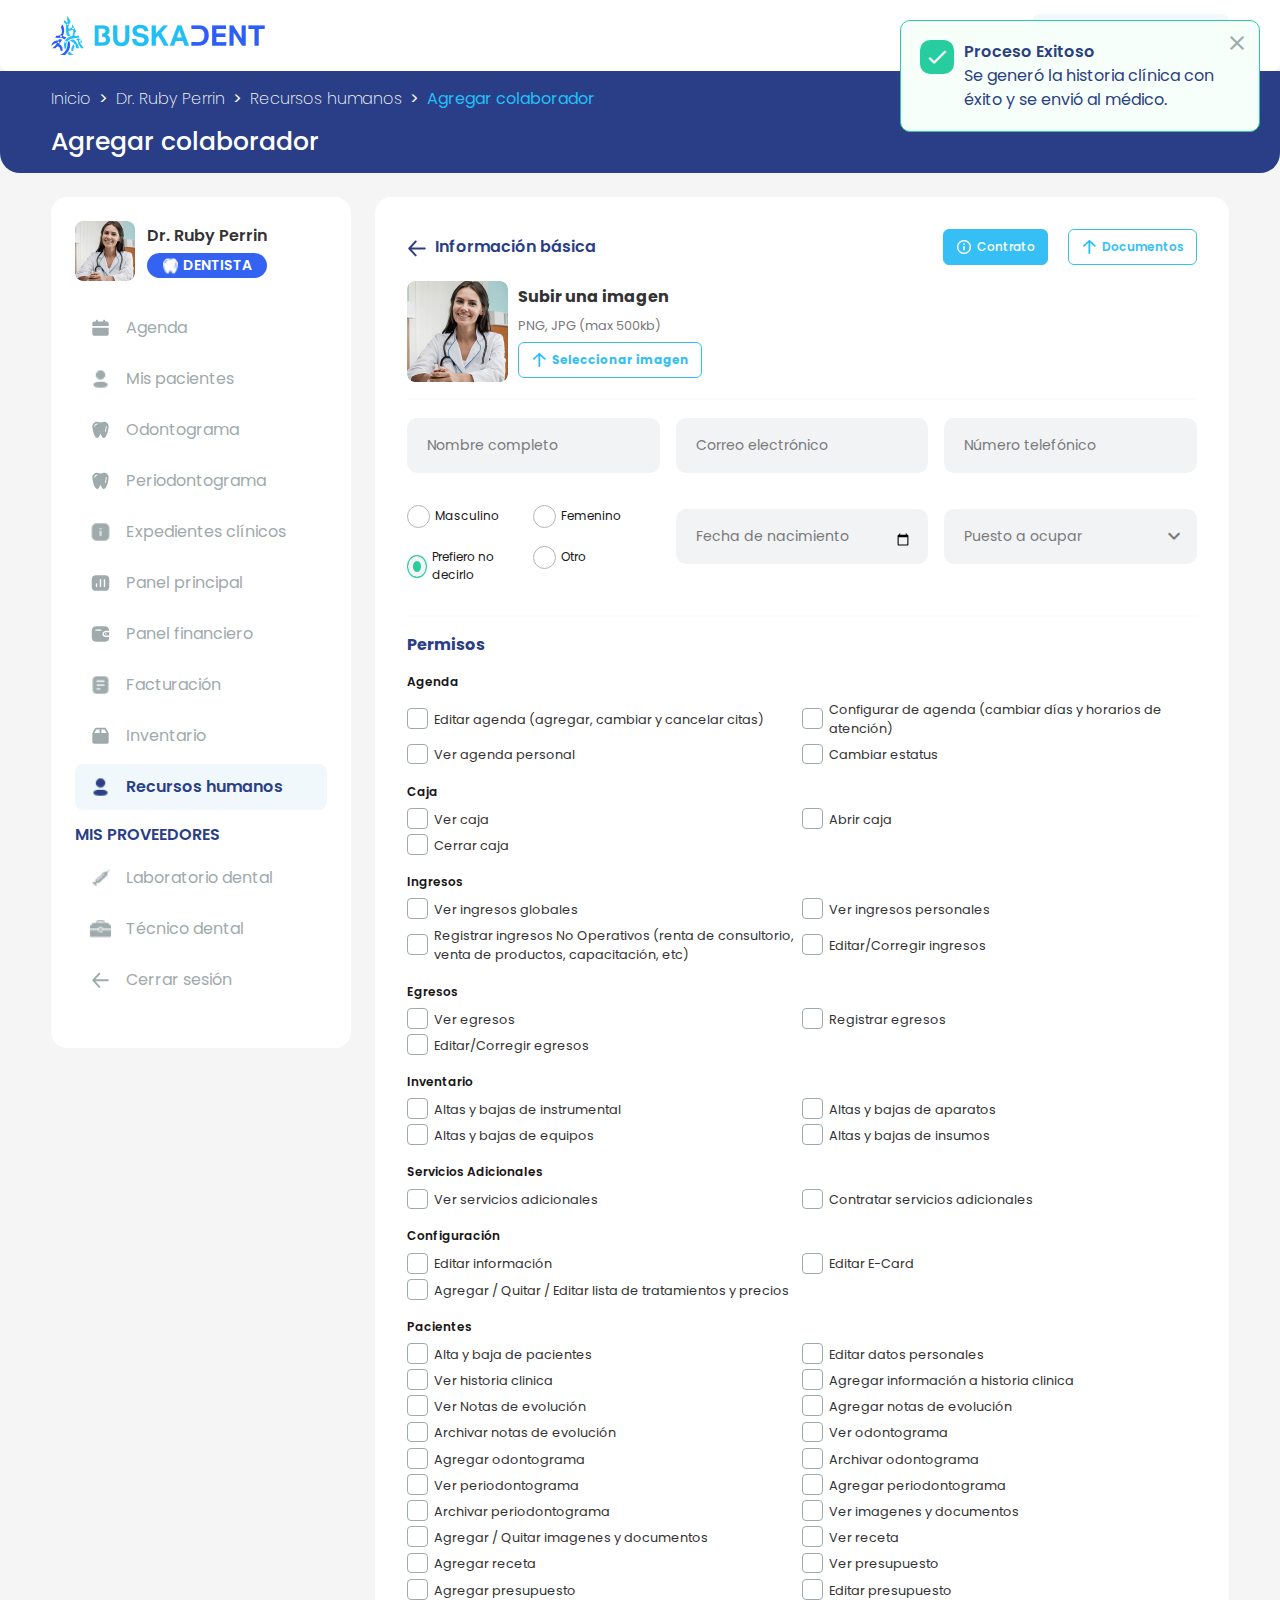
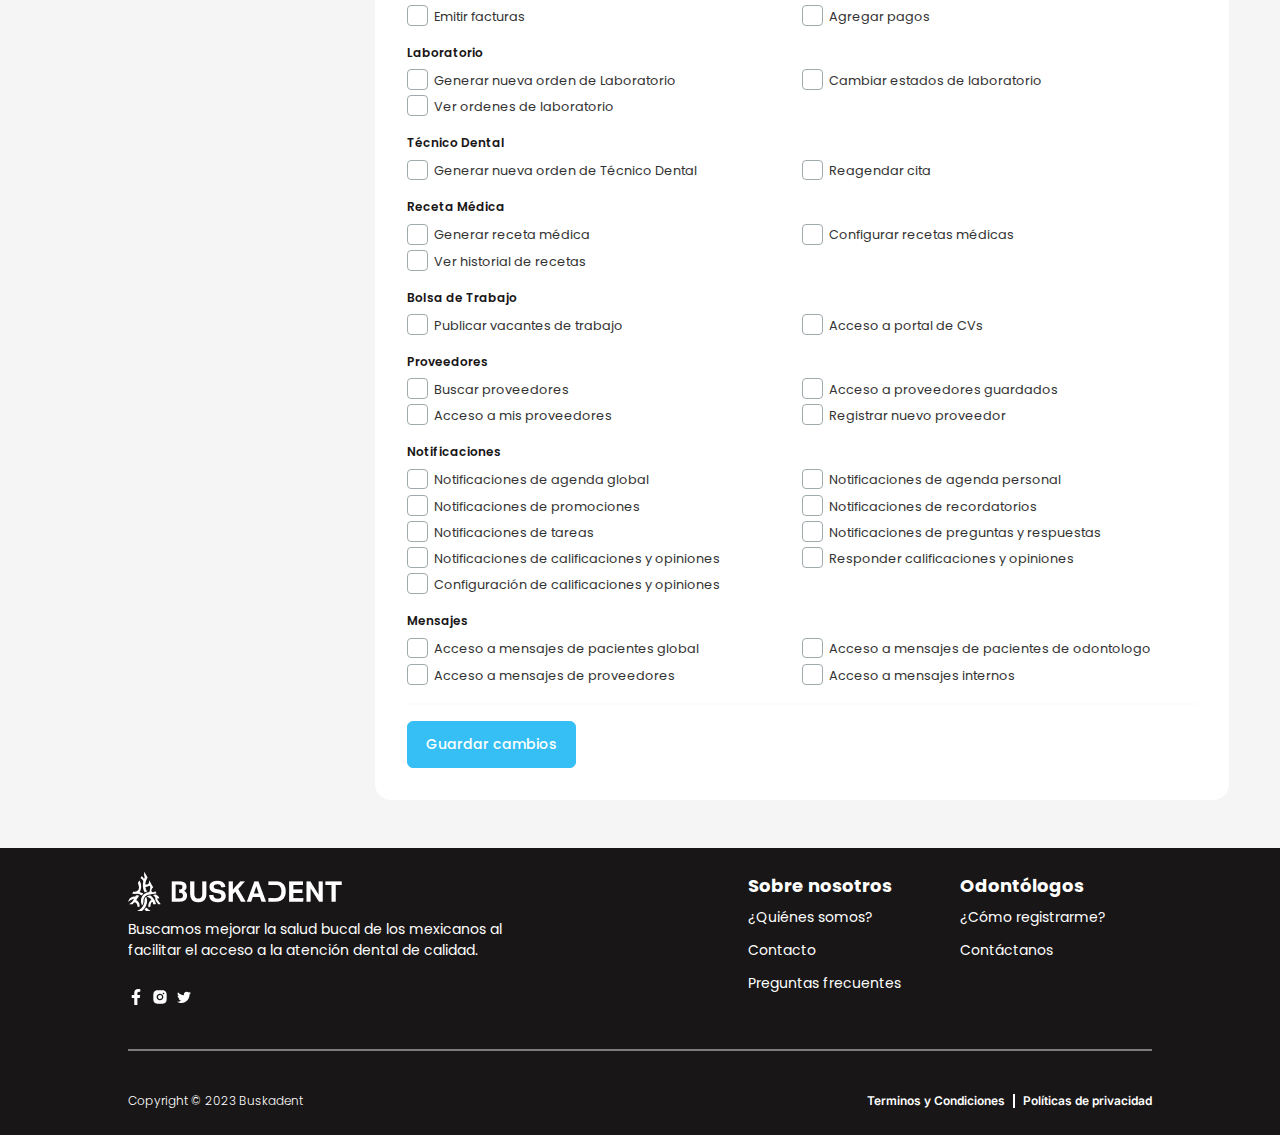
<file: perfil-administrativo-4.html>
<!DOCTYPE html>
<html lang="es">

<head>
    <meta charset="utf-8">
    <meta name="viewport" content="width=device-width, initial-scale=1">
    <title>Buskdent | Agregar colaborador</title>
    <link href="./css/bootstrap.min.css" rel="stylesheet">
    <link rel="stylesheet" href="css/style.css">
    <link rel="stylesheet" href="css/main.css">
    <link rel="stylesheet" href="css/administrativoPaciente.css">
    <!-- Material Icons -->
    <link
    href="https://fonts.googleapis.com/css?family=Material+Icons|Material+Icons+Outlined|Material+Icons+Two+Tone|Material+Icons+Round|Material+Icons+Sharp"
    rel="stylesheet" />
</head>

<body>
    <header>
        <nav class="nav-menu">
            <img src="images/Logo%20hor.png" class="logo" alt="Logo del menu">
            <div class="nav-menu-burger">
                <button class="nav-menu-burger-button">
                    <svg xmlns="http://www.w3.org/2000/svg" class="icon icon-tabler icon-tabler-menu" width="24"
                    height="24" viewBox="0 0 24 24" stroke-width="2" stroke="currentColor" fill="none"
                    stroke-linecap="round" stroke-linejoin="round">
                    <path stroke="none" d="M0 0h24v24H0z" fill="none"></path>
                    <path d="M4 8l16 0"></path>
                    <path d="M4 16l16 0"></path>
                </svg>
            </button>
            <ul class="nav-menu-mobile">
               <div class="dropdown__buskadent">
                <div>
                    <img src="./images/thumb-profile.png" alt="Profile">
                    <span>Dr. Ruby Perrin</span>
                </div>
                <i class="material-icons-outlined">expand_more</i>

                <div class="dropdown__buskadent-content">
                    <a href="#">
                        <img src="./images/dashboardIconOff.svg" alt="Tablero">
                        <span>Tablero</span>
                    </a>
                    <a href="#">
                        <img src="./images/humans.png" alt="B-Kard">
                        <span>B-Kard</span>
                    </a>
                    <a href="#">
                        <img src="./images/humans.png" alt="Configuración">
                        <span>Configuración</span>
                    </a>
                    <a href="javascript:void();" class="trigger-modal-simple" id="logout">
                        <img src="./images/cerrarIconOff.svg" alt="Cerrar sesión">
                        <span>Cerrar sesión</span>
                    </a>
                </div>

            </div>
        </ul>
    </div>
    <div class="nav-menu-container">
        <ul class="nav-menu-items">
            <li>
                <a href="#" class="text-buttons unete d-flex align-items-center justify-content-center no-gap">
                    <img src="./images/faqs.png" alt="FAQs" class="mx-1">
                    <span>FAQs</span>
                </a>
            </li>
            <li>
                <div class="dropdown__buskadent">
                    <div>
                        <img src="./images/thumb-profile.png" alt="Profile">
                        <span>Dr. Ruby Perrin</span>
                    </div>
                    <i class="material-icons-outlined">expand_more</i>

                    <div class="dropdown__buskadent-content">
                        <a href="#">
                            <img src="./images/dashboardIconOff.svg" alt="Tablero">
                            <span>Tablero</span>
                        </a>
                        <a href="#">
                            <img src="./images/humans.png" alt="B-Kard">
                            <span>B-Kard</span>
                        </a>
                        <a href="#">
                            <img src="./images/humans.png" alt="Configuración">
                            <span>Configuración</span>
                        </a>
                        <a href="javascript:void();" class="trigger-modal-simple" id="logout">
                            <img src="./images/cerrarIconOff.svg" alt="Cerrar sesión">
                            <span>Cerrar sesión</span>
                        </a>
                    </div>

                </div>
            </li>

        </ul>
    </div>
</nav>
</header>

<!-- Modal -->

<div class="modal-simple" id="logout">

 <div class="card-modal">
   <div class="content-modal">
    <div class="title__section justify-content-center">
        <span>¿Quieres cerrar sesión?</span>
    </div>
    <hr class="content__main-form__sp mb-2">
    <button class="btn__outlined btn__outlined--fill btn__outlined--full btn__outlined--big mt-3 btn__outlined--blue">
        Cerrar sesión
    </button>
    <button class="btn__outlined btn__outlined--transparent btn__outlined--full close-modal mt-2">
        Cancelar
    </button>
</div>
</div>
</div>
<!-- End Modal -->


<div class="hero-titulo hero-title--admin">
    <nav aria-label="breadcrumb">
        <ol class="breadcrumb">
            <li class="breadcrumb-item active" aria-current="page"><a href="#">Inicio</a></li>
            <li class="breadcrumb-item" aria-current="page"><a href="#">Dr. Ruby Perrin</a></li>
            <li class="breadcrumb-item" aria-current="page"><a href="#">Recursos humanos</a></li>
            <li class="breadcrumb-item active">Agregar colaborador</li>
        </ol>
    </nav>
    <div class="hero-back">
        <h2 class="d-block">Agregar colaborador</h2>
    </div>
</div>

<!-- Start Content -->
<!-- End -->
<main class="dashboard dashboard--admin">
    <div class="container--admin">
        <div class="dashboard__content">
            <aside class="dashboard__content-sidebar">
                <div class="dashboard__content-sidebar__profile">
                    <img src="./images/dra.png" alt="Dr. Ruby Perrin">
                    <div>
                        <span class="profile__name">Dr. Ruby Perrin</span>
                        <span class="tag-dentist">
                            <img src="./images/dentistIcon.png" alt="Dentist">
                            <span>dentista</span>
                        </span>
                    </div>
                </div>
                <ul class="dashboard__content-sidebar__menu">
                    <li class="dashboard__content-sidebar__menu-item">
                        <a href="#">
                            <img src="./images/citasIconOff.svg" alt="Dashboard">
                            <span>Agenda</span>
                        </a>
                    </li>
                    <li class="dashboard__content-sidebar__menu-item">
                        <a href="#">
                            <img src="./images/humans.png" alt="Mi perfil">
                            <span>Mis pacientes</span>
                        </a>
                    </li>
                    <li class="dashboard__content-sidebar__menu-item">
                        <a href="#">
                            <img src="./images/dentistasIconOff.svg" alt="Historial clínico">
                            <span>Odontograma</span>
                        </a>
                    </li>
                    <li class="dashboard__content-sidebar__menu-item">
                        <a href="#">
                            <img src="./images/dentistasIconOff.svg" alt="Dashboard">
                            <span>Periodontograma</span>
                        </a>
                    </li>
                    <li class="dashboard__content-sidebar__menu-item">
                        <a href="#">
                            <img src="./images/expedients.png" alt="Mis dentistas">
                            <span>Expedientes clínicos</span>
                        </a>
                    </li>
                    <li class="dashboard__content-sidebar__menu-item">
                        <a href="#">
                            <img src="./images/dashboardIconOff.svg" alt="Mis tratamientos">
                            <span>Panel principal</span>
                        </a>
                    </li>
                    <li class="dashboard__content-sidebar__menu-item">
                        <a href="#">
                            <img src="./images/pagosIconOff.svg" alt="Mis pagos y facturas">
                            <span>Panel financiero</span>
                        </a>
                    </li>
                    <li class="dashboard__content-sidebar__menu-item">
                        <a href="#">
                            <img src="./images/facturacion.png" alt="Mis pagos y facturas">
                            <span>Facturación</span>
                        </a>
                    </li>
                    <li class="dashboard__content-sidebar__menu-item">
                        <a href="#">
                            <img src="./images/tratamientosIconOff.svg" alt="Mis pagos y facturas">
                            <span>Inventario</span>
                        </a>
                    </li>
                    <li class="dashboard__content-sidebar__menu-item dashboard__content-sidebar__menu-item--active">
                        <a href="#">
                            <img src="./images/humans.png" alt="Mis pagos y facturas">
                            <span>Recursos humanos</span>
                        </a>
                    </li>
                    <li
                    class="dashboard__content-sidebar__menu-item dashboard__content-sidebar__menu-item--subtitle">
                    mis proveedores
                </li>
                <li class="dashboard__content-sidebar__menu-item">
                    <a href="#">
                        <img src="./images/inyect.png" alt="Mis pagos y facturas">
                        <span>Laboratorio dental</span>
                    </a>
                </li>
                <li class="dashboard__content-sidebar__menu-item">
                    <a href="#">
                        <img src="./images/portfolio.png" alt="Mis pagos y facturas">
                        <span>Técnico dental</span>
                    </a>
                </li>
                <li class="dashboard__content-sidebar__menu-item">
                    <a href="#">
                        <img src="./images/cerrarIconOff.svg" alt="Cerrar sesión">
                        <span>Cerrar sesión</span>
                    </a>
                </li>
            </ul>
        </aside>
        <section class="dashboard__main">
            <section class="dashboard__content-main">

                <div class="d-flex justify-content-between">

                    <div class="item__back">
                        <a href="#">
                            <img src="./images/arrowLeft.svg" alt="Back">
                        </a>
                        <span>Información básica</span>
                    </div>
                    <div class="d-flex">
                        <button class="btn__outlined btn__outlined--fill">
                            <img src="./images/contrato.png" alt="Contrato">
                            <span>Contrato</span>
                        </button>
                        <button class="btn__outlined">
                            <img src="./images/arrowTop.png" alt="Documentos">
                            <span>Documentos</span>
                        </button>
                    </div>
                </div>

                <form action="#">
                    <div class="upload__profile">
                    <img class="profile__img" src="./images/dra-big.png" alt="Thumb Profile">
                    <div class="upload__profile-content">
                        <span>Subir una imagen</span>
                        <small>PNG, JPG (max 500kb)</small>
                        <input type="file" id="fileInput" accept="image/png, image/jpeg" style="display: none">
                        <button class="btn__outlined btn__upload__img">
                            <img src="./images/arrowTop.png" alt="Documentos">
                            <span>Seleccionar imagen</span>
                        </button>
                    </div>
                </div>
                <hr class="content__main-form__sp mb-2">
                <div class="content__main-form__grid-3">
                    <div class="input__text">
                        <input class="input__text-input" name="activity" type="text" required autocomplete="off">
                        <span class="input__text-label">Nombre completo</span>
                    </div>
                    <div class="input__text">
                        <input class="input__text-input" name="activity" type="text" required autocomplete="off">
                        <span class="input__text-label">Correo electrónico</span>
                    </div>
                    <div class="input__text">
                        <input class="input__text-input" name="activity" type="text" required autocomplete="off">
                        <span class="input__text-label">Número telefónico</span>
                    </div>
                    <div class="radios__justify">
                            <div class="radio">
                                <input id="male" name="gender" type="radio" value="male">
                                <label for="male" class="radio-label">
                                    <div>Masculino</div>
                                </label>
                            </div>
                            <div class="radio">
                                <input id="female" name="gender" type="radio" value="female">
                                <label for="female" class="radio-label">
                                    <div>Femenino</div>
                                </label>
                            </div>
                            <div class="radio">
                                <input id="notbin" name="gender" type="radio" value="notbin" checked>
                                <label for="notbin" class="radio-label">
                                    <div>Prefiero no decirlo</div>
                                </label>
                            </div>
                            <div class="radio">
                                <input id="other" name="gender" type="radio" value="other">
                                <label for="other" class="radio-label">
                                    <div>Otro</div>
                                </label>
                            </div>
                        </div>
                    <div class="input__text">
                        <input class="input__text-input" name="data_nac" type="date" required autocomplete="off">
                        <span class="input__text-label">Fecha de nacimiento</span>
                    </div>
                    <div class="input__text input__text--select">
                        <input class="input__text-input" name="puesto" type="text" required autocomplete="off">
                        <span class="input__text-label">Puesto a ocupar</span>
                        <i class="material-icons-outlined">expand_more</i>
                        <div class="input__text--select-content">
                            <div class="input__text--select-content__item">
                                Puesto 1
                            </div>
                            <div class="input__text--select-content__item">
                                Puesto 2
                            </div>
                            <div class="input__text--select-content__item">
                                Puesto 3
                            </div>
                            <div class="input__text--select-content__item">
                                Puesto 4
                            </div>
                            <div class="input__text--select-content__item">
                                Puesto 5
                            </div>
                        </div>
                    </div>
                </div>
                <hr class="content__main-form__sp mb-2">
                <div class="title__section mt-3">
                    <span>Permisos</span>
                </div>
                <small class="title__small mt-3 mb-1">Agenda</small>
                <div class="content__main-form__grid-2 content__main-form__grid-2--nogap">
                    <div class="form-check">
                      <input class="form-check-input" type="checkbox" value="" id="ed">
                      <label class="form-check-label" for="ed">
                        Editar agenda (agregar, cambiar y cancelar citas)
                      </label>
                    </div>
                    <div class="form-check">
                      <input class="form-check-input" type="checkbox" value="" id="co">
                      <label class="form-check-label" for="co">
                        Configurar de agenda (cambiar días y horarios de atención)
                      </label>
                    </div>
                    <div class="form-check">
                      <input class="form-check-input" type="checkbox" value="" id="ver">
                      <label class="form-check-label" for="ver">
                        Ver agenda personal
                      </label>
                    </div>
                    <div class="form-check">
                      <input class="form-check-input" type="checkbox" value="" id="cam">
                      <label class="form-check-label" for="cam">
                        Cambiar estatus
                      </label>
                    </div>
                </div>
                <small class="title__small mb-1">Caja</small>
                <div class="content__main-form__grid-2 content__main-form__grid-2--nogap">
                    <div class="form-check">
                      <input class="form-check-input" type="checkbox" value="" id="vca">
                      <label class="form-check-label" for="vca">
                        Ver caja
                      </label>
                    </div>
                    <div class="form-check">
                      <input class="form-check-input" type="checkbox" value="" id="abr">
                      <label class="form-check-label" for="abr">
                        Abrir caja
                      </label>
                    </div>
                    <div class="form-check">
                      <input class="form-check-input" type="checkbox" value="" id="cer">
                      <label class="form-check-label" for="cer">
                        Cerrar caja
                      </label>
                    </div>
                </div>
                <small class="title__small mb-1">Ingresos</small>
                <div class="content__main-form__grid-2 content__main-form__grid-2--nogap">
                    <div class="form-check">
                      <input class="form-check-input" type="checkbox" value="" id="verglo">
                      <label class="form-check-label" for="verglo">
                        Ver ingresos globales
                      </label>
                    </div>
                    <div class="form-check">
                      <input class="form-check-input" type="checkbox" value="" id="verin">
                      <label class="form-check-label" for="verin">
                        Ver ingresos personales
                      </label>
                    </div>
                    <div class="form-check">
                      <input class="form-check-input" type="checkbox" value="" id="regi">
                      <label class="form-check-label" for="regi">
                        Registrar ingresos No Operativos (renta de consultorio, venta de productos, capacitación, etc)
                      </label>
                    </div>
                    <div class="form-check">
                      <input class="form-check-input" type="checkbox" value="" id="edin">
                      <label class="form-check-label" for="edin">
                        Editar/Corregir ingresos
                      </label>
                    </div>
                </div>
                <small class="title__small mb-1">Egresos</small>
                <div class="content__main-form__grid-2 content__main-form__grid-2--nogap">
                    <div class="form-check">
                      <input class="form-check-input" type="checkbox" value="" id="veregre">
                      <label class="form-check-label" for="veregre">
                        Ver egresos
                      </label>
                    </div>
                    <div class="form-check">
                      <input class="form-check-input" type="checkbox" value="" id="regeg">
                      <label class="form-check-label" for="regeg">
                        Registrar egresos
                      </label>
                    </div>
                    <div class="form-check">
                      <input class="form-check-input" type="checkbox" value="" id="coree">
                      <label class="form-check-label" for="coree">
                        Editar/Corregir egresos
                      </label>
                    </div>
                </div>
                <small class="title__small mb-1">Inventario</small>
                <div class="content__main-form__grid-2 content__main-form__grid-2--nogap">
                    <div class="form-check">
                      <input class="form-check-input" type="checkbox" value="" id="alains">
                      <label class="form-check-label" for="alains">
                        Altas y bajas de instrumental
                      </label>
                    </div>
                    <div class="form-check">
                      <input class="form-check-input" type="checkbox" value="" id="altaap">
                      <label class="form-check-label" for="altaap">
                        Altas y bajas de aparatos
                      </label>
                    </div>
                    <div class="form-check">
                      <input class="form-check-input" type="checkbox" value="" id="aleq">
                      <label class="form-check-label" for="aleq">
                        Altas y bajas de equipos
                      </label>
                    </div>
                     <div class="form-check">
                      <input class="form-check-input" type="checkbox" value="" id="alins">
                      <label class="form-check-label" for="alins">
                        Altas y bajas de insumos
                      </label>
                    </div>
                </div>
                <small class="title__small mb-1">Servicios Adicionales</small>
                <div class="content__main-form__grid-2 content__main-form__grid-2--nogap">
                    <div class="form-check">
                      <input class="form-check-input" type="checkbox" value="" id="veradici">
                      <label class="form-check-label" for="veradici">
                        Ver servicios adicionales
                      </label>
                    </div>
                    <div class="form-check">
                      <input class="form-check-input" type="checkbox" value="" id="contraser">
                      <label class="form-check-label" for="contraser">
                        Contratar servicios adicionales
                      </label>
                    </div>
                </div>
                <small class="title__small mb-1">Configuración</small>
                <div class="content__main-form__grid-2 content__main-form__grid-2--nogap">
                    <div class="form-check">
                      <input class="form-check-input" type="checkbox" value="" id="ediin">
                      <label class="form-check-label" for="ediin">
                        Editar información
                      </label>
                    </div>
                    <div class="form-check">
                      <input class="form-check-input" type="checkbox" value="" id="editcard">
                      <label class="form-check-label" for="editcard">
                        Editar E-Card
                      </label>
                    </div>
                    <div class="form-check">
                      <input class="form-check-input" type="checkbox" value="" id="aqelis">
                      <label class="form-check-label" for="aqelis">
                        Agregar / Quitar / Editar lista de tratamientos y precios
                      </label>
                    </div>
                </div>
                <small class="title__small mb-1">Pacientes</small>
                <div class="content__main-form__grid-2 content__main-form__grid-2--nogap">
                    <div class="form-check">
                      <input class="form-check-input" type="checkbox" value="" id="alybpaci">
                      <label class="form-check-label" for="alybpaci">
                        Alta y baja de pacientes
                      </label>
                    </div>
                    <div class="form-check">
                      <input class="form-check-input" type="checkbox" value="" id="editcard">
                      <label class="form-check-label" for="editcard">
                        Editar datos personales
                      </label>
                    </div>
                    <div class="form-check">
                      <input class="form-check-input" type="checkbox" value="" id="hiscl">
                      <label class="form-check-label" for="hiscl">
                       Ver historia clinica
                      </label>
                    </div>
                    <div class="form-check">
                      <input class="form-check-input" type="checkbox" value="" id="ahisc">
                      <label class="form-check-label" for="ahisc">
                       Agregar información a historia clinica
                      </label>
                    </div>
                    <div class="form-check">
                      <input class="form-check-input" type="checkbox" value="" id="vernsac">
                      <label class="form-check-label" for="vernsac">
                       Ver Notas de evolución
                      </label>
                    </div>
                    <div class="form-check">
                      <input class="form-check-input" type="checkbox" value="" id="anevo">
                      <label class="form-check-label" for="anevo">
                       Agregar notas de evolución
                      </label>
                    </div>
                    <div class="form-check">
                      <input class="form-check-input" type="checkbox" value="" id="archnoe">
                      <label class="form-check-label" for="archnoe">
                       Archivar notas de evolución
                      </label>
                    </div>
                    <div class="form-check">
                      <input class="form-check-input" type="checkbox" value="" id="verodo">
                      <label class="form-check-label" for="verodo">
                       Ver odontograma
                      </label>
                    </div>
                    <div class="form-check">
                      <input class="form-check-input" type="checkbox" value="" id="agrodo">
                      <label class="form-check-label" for="agrodo">
                       Agregar odontograma
                      </label>
                    </div>
                    <div class="form-check">
                      <input class="form-check-input" type="checkbox" value="" id="arodogr">
                      <label class="form-check-label" for="arodogr">
                       Archivar odontograma
                      </label>
                    </div>
                    <div class="form-check">
                      <input class="form-check-input" type="checkbox" value="" id="vrper">
                      <label class="form-check-label" for="vrper">
                       Ver periodontograma
                      </label>
                    </div>
                    <div class="form-check">
                      <input class="form-check-input" type="checkbox" value="" id="agreperio">
                      <label class="form-check-label" for="agreperio">
                       Agregar periodontograma
                      </label>
                    </div>
                    <div class="form-check">
                      <input class="form-check-input" type="checkbox" value="" id="archperio">
                      <label class="form-check-label" for="archperio">
                       Archivar periodontograma
                      </label>
                    </div>
                    <div class="form-check">
                      <input class="form-check-input" type="checkbox" value="" id="verimadoc">
                      <label class="form-check-label" for="verimadoc">
                       Ver imagenes y documentos
                      </label>
                    </div>
                    <div class="form-check">
                      <input class="form-check-input" type="checkbox" value="" id="aqimadc">
                      <label class="form-check-label" for="aqimadc">
                       Agregar / Quitar imagenes y documentos
                      </label>
                    </div>
                    <div class="form-check">
                      <input class="form-check-input" type="checkbox" value="" id="verec">
                      <label class="form-check-label" for="verec">
                       Ver receta
                      </label>
                    </div>
                    <div class="form-check">
                      <input class="form-check-input" type="checkbox" value="" id="arecta">
                      <label class="form-check-label" for="aqelis">
                       Agregar receta
                      </label>
                    </div>
                    <div class="form-check">
                      <input class="form-check-input" type="checkbox" value="" id="verpresu">
                      <label class="form-check-label" for="verpresu">
                       Ver presupuesto
                      </label>
                    </div>
                    <div class="form-check">
                      <input class="form-check-input" type="checkbox" value="" id="agrpresu">
                      <label class="form-check-label" for="agrpresu">
                       Agregar presupuesto
                      </label>
                    </div>
                    <div class="form-check">
                      <input class="form-check-input" type="checkbox" value="" id="editpresu">
                      <label class="form-check-label" for="editpresu">
                       Editar presupuesto
                      </label>
                    </div>
                    <div class="form-check">
                      <input class="form-check-input" type="checkbox" value="" id="emtrfac">
                      <label class="form-check-label" for="emtrfac">
                       Emitir facturas
                      </label>
                    </div>
                    <div class="form-check">
                      <input class="form-check-input" type="checkbox" value="" id="agrpags">
                      <label class="form-check-label" for="agrpags">
                       Agregar pagos
                      </label>
                    </div>
                </div>
                <small class="title__small mb-1">Laboratorio</small>
                <div class="content__main-form__grid-2 content__main-form__grid-2--nogap">
                    <div class="form-check">
                      <input class="form-check-input" type="checkbox" value="" id="gnrelabo">
                      <label class="form-check-label" for="gnrelabo">
                        Generar nueva orden de Laboratorio
                      </label>
                    </div>
                    <div class="form-check">
                      <input class="form-check-input" type="checkbox" value="" id="cambaesla">
                      <label class="form-check-label" for="cambaesla">
                        Cambiar estados de laboratorio
                      </label>
                    </div>
                    <div class="form-check">
                      <input class="form-check-input" type="checkbox" value="" id="verlabora">
                      <label class="form-check-label" for="verlabora">
                        Ver ordenes de laboratorio
                      </label>
                    </div>
                </div>
                <small class="title__small mb-1">Técnico Dental</small>
                <div class="content__main-form__grid-2 content__main-form__grid-2--nogap">
                    <div class="form-check">
                      <input class="form-check-input" type="checkbox" value="" id="genraodebntal">
                      <label class="form-check-label" for="genraodebntal">
                        Generar nueva orden de Técnico Dental
                      </label>
                    </div>
                    <div class="form-check">
                      <input class="form-check-input" type="checkbox" value="" id="regencta">
                      <label class="form-check-label" for="regencta">
                        Reagendar cita
                      </label>
                    </div>
                </div>
                <small class="title__small mb-1">Receta Médica</small>
                <div class="content__main-form__grid-2 content__main-form__grid-2--nogap">
                    <div class="form-check">
                      <input class="form-check-input" type="checkbox" value="" id="gnrrctamed">
                      <label class="form-check-label" for="gnrrctamed">
                        Generar receta médica
                      </label>
                    </div>
                    <div class="form-check">
                      <input class="form-check-input" type="checkbox" value="" id="confrecmed">
                      <label class="form-check-label" for="confrecmed">
                        Configurar recetas médicas
                      </label>
                    </div>
                     <div class="form-check">
                      <input class="form-check-input" type="checkbox" value="" id="verhircta">
                      <label class="form-check-label" for="verhircta">
                        Ver historial de recetas
                      </label>
                    </div>
                </div>
                <small class="title__small mb-1">Bolsa de Trabajo</small>
                <div class="content__main-form__grid-2 content__main-form__grid-2--nogap">
                    <div class="form-check">
                      <input class="form-check-input" type="checkbox" value="" id="publicjobs">
                      <label class="form-check-label" for="publicjobs">
                        Publicar vacantes de trabajo
                      </label>
                    </div>
                    <div class="form-check">
                      <input class="form-check-input" type="checkbox" value="" id="accesscv">
                      <label class="form-check-label" for="accesscv">
                        Acceso a portal de CVs
                      </label>
                    </div>
                </div>
                <small class="title__small mb-1">Proveedores</small>
                <div class="content__main-form__grid-2 content__main-form__grid-2--nogap">
                    <div class="form-check">
                      <input class="form-check-input" type="checkbox" value="" id="srchpro">
                      <label class="form-check-label" for="srchpro">
                        Buscar proveedores
                      </label>
                    </div>
                    <div class="form-check">
                      <input class="form-check-input" type="checkbox" value="" id="accsspro">
                      <label class="form-check-label" for="accsspro">
                       Acceso a proveedores guardados
                      </label>
                    </div>
                     <div class="form-check">
                      <input class="form-check-input" type="checkbox" value="" id="accproeev">
                      <label class="form-check-label" for="accproeev">
                       Acceso a mis proveedores
                      </label>
                    </div>
                    <div class="form-check">
                      <input class="form-check-input" type="checkbox" value="" id="resnewpro">
                      <label class="form-check-label" for="resnewpro">
                      Registrar nuevo proveedor
                      </label>
                    </div>
                </div>
                <small class="title__small mb-1">Notificaciones</small>
                <div class="content__main-form__grid-2 content__main-form__grid-2--nogap">
                    <div class="form-check">
                      <input class="form-check-input" type="checkbox" value="" id="ntfagglo">
                      <label class="form-check-label" for="ntfagglo">
                        Notificaciones de agenda global
                      </label>
                    </div>
                    <div class="form-check">
                      <input class="form-check-input" type="checkbox" value="" id="ntfagper">
                      <label class="form-check-label" for="ntfagper">
                       Notificaciones de agenda personal
                      </label>
                    </div>
                     <div class="form-check">
                      <input class="form-check-input" type="checkbox" value="" id="ntfpromo">
                      <label class="form-check-label" for="ntfpromo">
                       Notificaciones de promociones
                      </label>
                    </div>
                    <div class="form-check">
                      <input class="form-check-input" type="checkbox" value="" id="ntfrecor">
                      <label class="form-check-label" for="ntfrecor">
                      Notificaciones de recordatorios
                      </label>
                    </div>
                     <div class="form-check">
                      <input class="form-check-input" type="checkbox" value="" id="ntftaks">
                      <label class="form-check-label" for="ntftaks">
                        Notificaciones de tareas
                      </label>
                    </div>
                     <div class="form-check">
                      <input class="form-check-input" type="checkbox" value="" id="ntfquestions">
                      <label class="form-check-label" for="ntfquestions">
                        Notificaciones de preguntas y respuestas
                      </label>
                    </div>
                     <div class="form-check">
                      <input class="form-check-input" type="checkbox" value="" id="ntfop">
                      <label class="form-check-label" for="ntfop">
                        Notificaciones de calificaciones y opiniones
                      </label>
                    </div>
                     <div class="form-check">
                      <input class="form-check-input" type="checkbox" value="" id="rescali">
                      <label class="form-check-label" for="rescali">
                        Responder calificaciones y opiniones
                      </label>
                    </div>
                     <div class="form-check">
                      <input class="form-check-input" type="checkbox" value="" id="configcali">
                      <label class="form-check-label" for="configcali">
                        Configuración de calificaciones y opiniones
                      </label>
                    </div>
                </div>
                <small class="title__small mb-1">Mensajes</small>
                <div class="content__main-form__grid-2 content__main-form__grid-2--nogap">
                    <div class="form-check">
                      <input class="form-check-input" type="checkbox" value="" id="accessmgsglo">
                      <label class="form-check-label" for="accessmgsglo">
                        Acceso a mensajes de pacientes global
                      </label>
                    </div>
                    <div class="form-check">
                      <input class="form-check-input" type="checkbox" value="" id="accessmsgpac">
                      <label class="form-check-label" for="accessmsgpac">
                        Acceso a mensajes de pacientes de odontologo
                      </label>
                    </div>
                    <div class="form-check">
                      <input class="form-check-input" type="checkbox" value="" id="accessprovea">
                      <label class="form-check-label" for="accessprovea">
                        Acceso a mensajes de proveedores
                      </label>
                    </div>
                    <div class="form-check">
                      <input class="form-check-input" type="checkbox" value="" id="accessinside">
                      <label class="form-check-label" for="accessinside">
                        Acceso a mensajes internos
                      </label>
                    </div>
                </div>
                <hr class="content__main-form__sp mb-2">
                    <button class="btn__outlined btn__outlined--fill btn__outlined--big mt-3">
                        Guardar cambios
                    </button>
                </form>
        </section>
    </section>
</div>
</div>
</main>


<!-- End Content -->

<footer class="footer">
    <div class="footer-botones">
        <div class="footer-botones-logo">
            <img src="images/Logo-footer.png" alt="Logo en footer">
            <p class="footer-botones-texto">
                Buscamos mejorar la salud bucal de los mexicanos al facilitar el
                acceso a la atención dental de calidad.
            </p>
            <div class="footer-botones-redes">
                <a href="#">
                    <svg xmlns="http://www.w3.org/2000/svg" width="16" height="16" viewBox="0 0 16 16" fill="none">
                        <path
                        d="M11.7262 8.9995L12.1707 6.104H9.39225V4.225C9.39225 3.433 9.78025 2.6605 11.0247 2.6605H12.2878V0.1955C12.2878 0.1955 11.1417 0 10.0457 0C7.75775 0 6.26225 1.387 6.26225 3.8975V6.1045H3.71875V9H6.26225V16H9.39225V9L11.7262 8.9995Z"
                        fill="white"></path>
                    </svg>
                </a>
                <a href="#">
                    <svg xmlns="http://www.w3.org/2000/svg" width="16" height="16" viewBox="0 0 16 16" fill="none">
                        <path
                        d="M8.68051 1.3348C9.167 1.33294 9.65349 1.33783 10.1398 1.34947L10.2692 1.35414C10.4185 1.35947 10.5658 1.36614 10.7438 1.37414C11.4532 1.40747 11.9372 1.51947 12.3618 1.68414C12.8018 1.85347 13.1725 2.0828 13.5432 2.45347C13.8821 2.78654 14.1444 3.18944 14.3118 3.63414C14.4765 4.0588 14.5885 4.54347 14.6218 5.2528C14.6298 5.43014 14.6365 5.57814 14.6418 5.72747L14.6458 5.8568C14.6577 6.34293 14.6628 6.8292 14.6612 7.31547L14.6618 7.8128V8.68614C14.6635 9.17263 14.6584 9.65912 14.6465 10.1455L14.6425 10.2748C14.6372 10.4241 14.6305 10.5715 14.6225 10.7495C14.5892 11.4588 14.4758 11.9428 14.3118 12.3675C14.1449 12.8126 13.8826 13.2159 13.5432 13.5488C13.2098 13.8877 12.8067 14.15 12.3618 14.3175C11.9372 14.4821 11.4532 14.5941 10.7438 14.6275C10.5658 14.6355 10.4185 14.6421 10.2692 14.6475L10.1398 14.6515C9.65349 14.6633 9.167 14.6684 8.68051 14.6668L8.18318 14.6675H7.31051C6.82402 14.6691 6.33753 14.664 5.85118 14.6521L5.72184 14.6481C5.56358 14.6424 5.40536 14.6357 5.24718 14.6281C4.53784 14.5948 4.05384 14.4815 3.62851 14.3175C3.18363 14.1504 2.78067 13.888 2.44784 13.5488C2.10854 13.2157 1.84599 12.8125 1.67851 12.3675C1.51384 11.9428 1.40184 11.4588 1.36851 10.7495C1.36108 10.5913 1.35442 10.4331 1.34851 10.2748L1.34518 10.1455C1.33289 9.65913 1.32733 9.17264 1.32851 8.68614V7.31547C1.32665 6.8292 1.33154 6.34294 1.34318 5.8568L1.34784 5.72747C1.35318 5.57814 1.35984 5.43014 1.36784 5.2528C1.40118 4.5428 1.51318 4.05947 1.67784 3.63414C1.84542 3.18922 2.10849 2.78643 2.44851 2.45414C2.78111 2.11464 3.18382 1.85185 3.62851 1.68414C4.05384 1.51947 4.53718 1.40747 5.24718 1.37414L5.72184 1.35414L5.85118 1.3508C6.3373 1.33852 6.82357 1.33296 7.30984 1.33414L8.68051 1.3348ZM7.99518 4.66814C7.55351 4.66189 7.11501 4.74349 6.70516 4.90818C6.29531 5.07288 5.92227 5.31739 5.60774 5.62751C5.29321 5.93762 5.04344 6.30716 4.87297 6.71465C4.70249 7.12213 4.6147 7.55943 4.6147 8.00114C4.6147 8.44284 4.70249 8.88015 4.87297 9.28763C5.04344 9.69511 5.29321 10.0647 5.60774 10.3748C5.92227 10.6849 6.29531 10.9294 6.70516 11.0941C7.11501 11.2588 7.55351 11.3404 7.99518 11.3341C8.87923 11.3341 9.72708 10.9829 10.3522 10.3578C10.9773 9.73271 11.3285 8.88486 11.3285 8.0008C11.3285 7.11675 10.9773 6.2689 10.3522 5.64378C9.72708 5.01866 8.87923 4.66814 7.99518 4.66814ZM7.99518 6.00147C8.26085 5.99658 8.52483 6.04467 8.77171 6.14294C9.01858 6.24122 9.2434 6.3877 9.43303 6.57383C9.62266 6.75997 9.77329 6.98203 9.87614 7.22703C9.97898 7.47204 10.032 7.73508 10.032 8.0008C10.0321 8.26651 9.97916 8.52958 9.8764 8.77462C9.77363 9.01966 9.62307 9.24176 9.43351 9.42796C9.24394 9.61416 9.01917 9.76072 8.77233 9.85907C8.52548 9.95743 8.26152 10.0056 7.99584 10.0008C7.46541 10.0008 6.9567 9.79009 6.58163 9.41502C6.20656 9.03995 5.99584 8.53124 5.99584 8.0008C5.99584 7.47037 6.20656 6.96166 6.58163 6.58659C6.9567 6.21152 7.46541 6.0008 7.99584 6.0008L7.99518 6.00147ZM11.4952 3.66814C11.2801 3.67675 11.0767 3.76824 10.9276 3.92345C10.7785 4.07867 10.6952 4.28556 10.6952 4.5008C10.6952 4.71605 10.7785 4.92294 10.9276 5.07816C11.0767 5.23337 11.2801 5.32486 11.4952 5.33347C11.7162 5.33347 11.9282 5.24567 12.0844 5.08939C12.2407 4.93311 12.3285 4.72115 12.3285 4.50014C12.3285 4.27912 12.2407 4.06716 12.0844 3.91088C11.9282 3.7546 11.7162 3.6668 11.4952 3.6668V3.66814Z"
                        fill="white"></path>
                    </svg>
                </a>
                <a href="#">
                    <svg xmlns="http://www.w3.org/2000/svg" width="16" height="16" viewBox="0 0 16 16" fill="none">
                        <path
                        d="M14.9779 3.99935C14.4646 4.23268 13.9113 4.38602 13.3379 4.45935C13.9246 4.10602 14.3779 3.54602 14.5913 2.87268C14.0379 3.20602 13.4246 3.43935 12.7779 3.57268C12.2512 2.99935 11.5113 2.66602 10.6713 2.66602C9.10458 2.66602 7.82458 3.94602 7.82458 5.52602C7.82458 5.75268 7.85125 5.97268 7.89792 6.17935C5.52458 6.05935 3.41125 4.91935 2.00458 3.19268C1.75792 3.61268 1.61792 4.10602 1.61792 4.62602C1.61792 5.61935 2.11792 6.49935 2.89125 6.99935C2.41792 6.99935 1.97792 6.86602 1.59125 6.66602V6.68602C1.59125 8.07268 2.57792 9.23268 3.88458 9.49268C3.46507 9.60749 3.02465 9.62346 2.59792 9.53935C2.77899 10.1077 3.13361 10.605 3.61193 10.9613C4.09025 11.3176 4.66821 11.5151 5.26458 11.526C4.25367 12.3263 3.00058 12.7589 1.71125 12.7527C1.48458 12.7527 1.25792 12.7393 1.03125 12.7127C2.29792 13.526 3.80458 13.9993 5.41792 13.9993C10.6713 13.9993 13.5579 9.63935 13.5579 5.85935C13.5579 5.73268 13.5579 5.61268 13.5512 5.48602C14.1112 5.08602 14.5912 4.57935 14.9779 3.99935Z"
                        fill="white"></path>
                    </svg>
                </a>
            </div>
        </div>
        <div class="footer-botones-paginas">
            <div class="footer-paginas-col">
                <h3>Sobre nosotros</h3>
                <div class="footer-paginas-links">
                    <a href="#">¿Quiénes somos?</a>
                    <a href="#">Contacto</a>
                    <a href="#">Preguntas frecuentes</a>
                </div>
            </div>
            <div class="footer-paginas-col">
                <h3>Odontólogos</h3>
                <div class="footer-paginas-links">
                    <a href="#">¿Cómo registrarme?</a>
                    <a href="#">Contáctanos</a>
                </div>
            </div>
        </div>
    </div>
    <hr class="footer-separador border border-1 opacity-50">
    <div class="footer-terminos">
        <span class="footer-terminos-copy">Copyright © 2023 Buskadent</span>
        <div class="footer-terminos-poli">
            <a href="#">Terminos y Condiciones</a>
            <div class="separadorVertical"></div>
            <a href="#">Políticas de privacidad</a>
        </div>
    </div>
</footer>


<script src="./js/popper.min.js"></script>
<script src="./js/bootstrap.min.js"></script>
<script src="./js/app.js"></script>
</body>

</html>
</file>
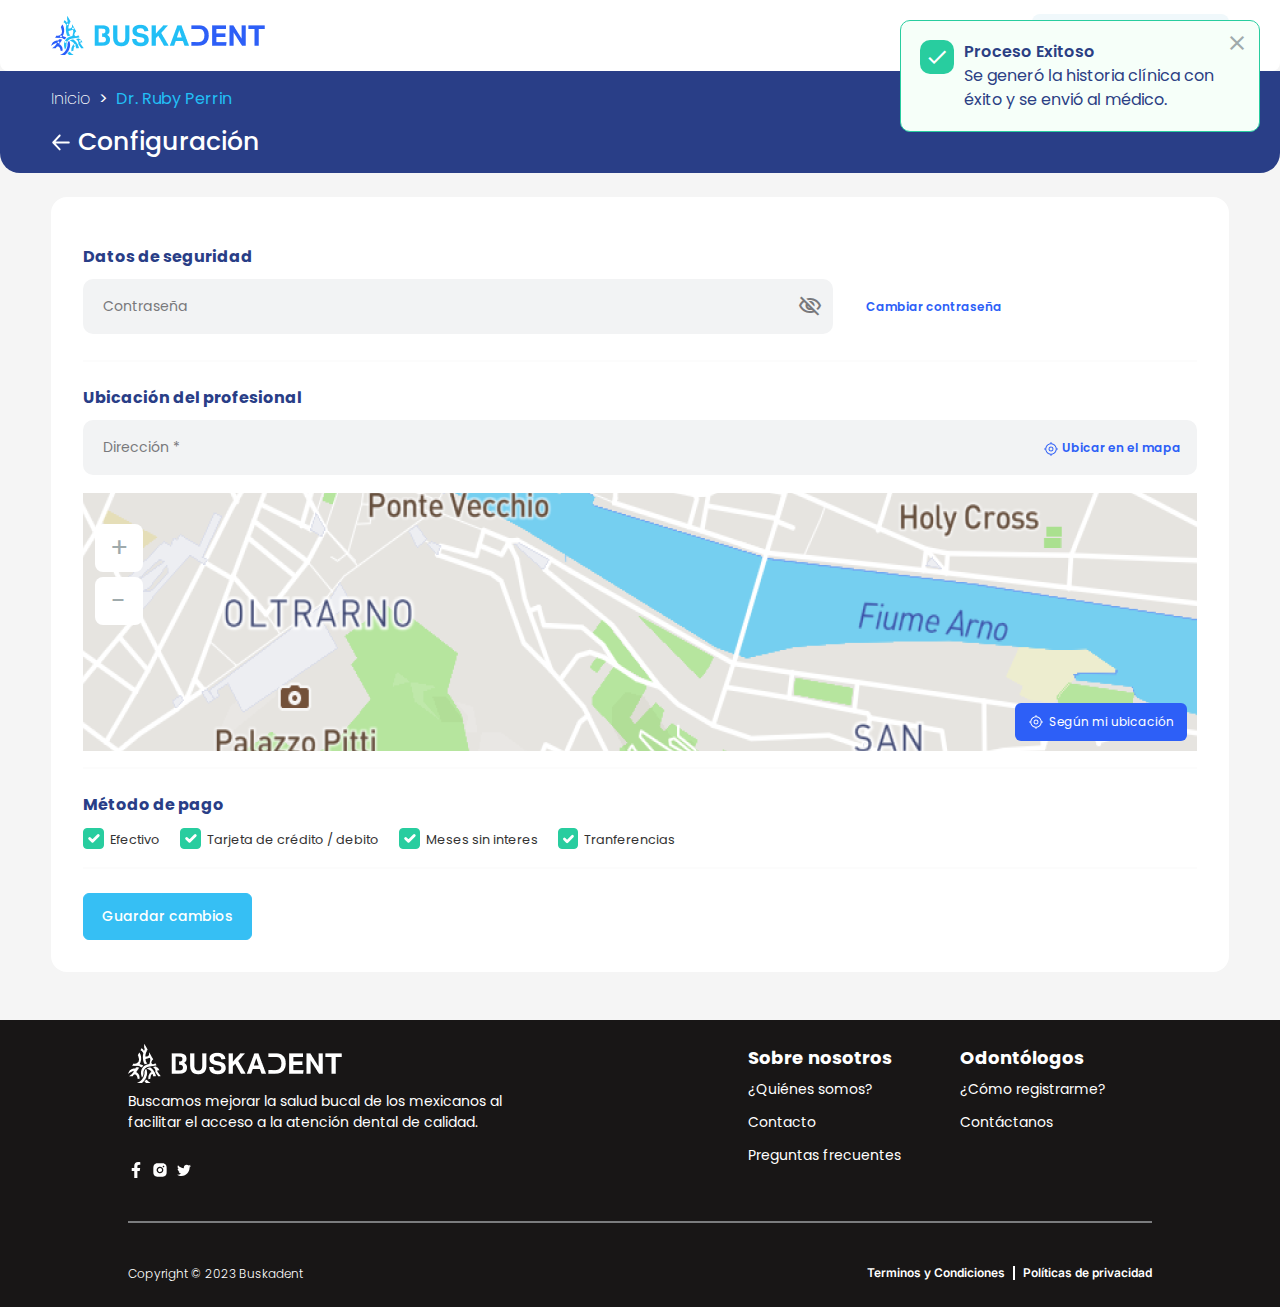
<file: perfil-administrativo-5.html>
<!DOCTYPE html>
<html lang="es">

<head>
    <meta charset="utf-8">
    <meta name="viewport" content="width=device-width, initial-scale=1">
    <title>Buskadent | Configuración</title>
    <link href="./css/bootstrap.min.css" rel="stylesheet">
    <link rel="stylesheet" href="css/style.css">
    <link rel="stylesheet" href="css/main.css">
    <link rel="stylesheet" href="css/administrativoPaciente.css">
    <!-- Material Icons -->
    <link
    href="https://fonts.googleapis.com/css?family=Material+Icons|Material+Icons+Outlined|Material+Icons+Two+Tone|Material+Icons+Round|Material+Icons+Sharp"
    rel="stylesheet" />
</head>

<body>
    <header>
        <nav class="nav-menu">
            <img src="images/Logo%20hor.png" class="logo" alt="Logo del menu">
            <div class="nav-menu-burger">
                <button class="nav-menu-burger-button">
                    <svg xmlns="http://www.w3.org/2000/svg" class="icon icon-tabler icon-tabler-menu" width="24"
                    height="24" viewBox="0 0 24 24" stroke-width="2" stroke="currentColor" fill="none"
                    stroke-linecap="round" stroke-linejoin="round">
                    <path stroke="none" d="M0 0h24v24H0z" fill="none"></path>
                    <path d="M4 8l16 0"></path>
                    <path d="M4 16l16 0"></path>
                </svg>
            </button>
            <ul class="nav-menu-mobile">
               <div class="dropdown__buskadent">
                <div>
                    <img src="./images/thumb-profile.png" alt="Profile">
                    <span>Dr. Ruby Perrin</span>
                </div>
                <i class="material-icons-outlined">expand_more</i>

                <div class="dropdown__buskadent-content">
                    <a href="#">
                        <img src="./images/dashboardIconOff.svg" alt="Tablero">
                        <span>Tablero</span>
                    </a>
                    <a href="#">
                        <img src="./images/humans.png" alt="B-Kard">
                        <span>B-Kard</span>
                    </a>
                    <a href="#">
                        <img src="./images/humans.png" alt="Configuración">
                        <span>Configuración</span>
                    </a>
                    <a href="javascript:void();" class="trigger-modal-simple" id="logout">
                        <img src="./images/cerrarIconOff.svg" alt="Cerrar sesión">
                        <span>Cerrar sesión</span>
                    </a>
                </div>

            </div>
        </ul>
    </div>
    <div class="nav-menu-container">
        <ul class="nav-menu-items">
            <li>
                <a href="#" class="text-buttons unete d-flex align-items-center justify-content-center no-gap">
                    <img src="./images/faqs.png" alt="FAQs" class="mx-1">
                    <span>FAQs</span>
                </a>
            </li>
            <li>
                <div class="dropdown__buskadent">
                    <div>
                        <img src="./images/thumb-profile.png" alt="Profile">
                        <span>Dr. Ruby Perrin</span>
                    </div>
                    <i class="material-icons-outlined">expand_more</i>

                    <div class="dropdown__buskadent-content">
                        <a href="#">
                            <img src="./images/dashboardIconOff.svg" alt="Tablero">
                            <span>Tablero</span>
                        </a>
                        <a href="#">
                            <img src="./images/humans.png" alt="B-Kard">
                            <span>B-Kard</span>
                        </a>
                        <a href="#">
                            <img src="./images/humans.png" alt="Configuración">
                            <span>Configuración</span>
                        </a>
                        <a href="javascript:void();" class="trigger-modal-simple" id="logout">
                            <img src="./images/cerrarIconOff.svg" alt="Cerrar sesión">
                            <span>Cerrar sesión</span>
                        </a>
                    </div>

                </div>
            </li>

        </ul>
    </div>
</nav>
</header>

<!-- Modal -->

<div class="modal-simple" id="logout">

 <div class="card-modal">
   <div class="content-modal">
    <div class="title__section justify-content-center">
        <span>¿Quieres cerrar sesión?</span>
    </div>
    <hr class="content__main-form__sp mb-2">
    <button class="btn__outlined btn__outlined--fill btn__outlined--full btn__outlined--big mt-3 btn__outlined--blue">
        Cerrar sesión
    </button>
    <button class="btn__outlined btn__outlined--transparent btn__outlined--full close-modal mt-2">
        Cancelar
    </button>
</div>
</div>
</div>
<!-- End Modal -->


<div class="hero-titulo hero-title--admin">
    <nav aria-label="breadcrumb">
        <ol class="breadcrumb">
            <li class="breadcrumb-item active" aria-current="page"><a href="#">Inicio</a></li>
            <li class="breadcrumb-item active">Dr. Ruby Perrin</li>
        </ol>
    </nav>
    <div class="hero-back">
        <a href="#">
            <img class="d-block" src="./images/arrowLeft.svg" alt="Atras" class="c-pointer">
        </a>
        <h2 class="d-block">Configuración</h2>
    </div>
</div>

<!-- Start Content -->
<!-- End -->
<main class="dashboard dashboard--admin">
    <div class="container--admin">
        <div class="dashboard__content dashboard__content--full">

            <section class="dashboard__main">
                <section class="dashboard__content-main">

                    <div class="title__section mt-3">
                        <span>Datos de seguridad</span>
                    </div>
                    <div class="d-flex">
                        <div class="input__text">
                          <input class="input__text-input" name="pass" type="password" required autocomplete="off">
                          <span class="input__text-label">Contraseña</span>
                          <i class="material-icons-outlined visibility">visibility_off</i>
                      </div>
                      <button class="btn__outlined btn__outlined--transparent">
                        Cambiar contraseña
                    </button>
                </div>
                <hr class="content__main-form__sp mb-2">
                <div class="title__section mt-3">
                    <span>Ubicación del profesional</span>
                </div>
                <div class="input__text input__text--full input__text--gps">
                    <input class="input__text-input" name="address" type="text" required autocomplete="off">
                    <span class="input__text-label">Dirección *</span>
                    <button type="button" class="input__text--gps-btn">
                        <img src="./images/gpsme.png" alt="GPSMe">
                        <span>Ubicar en el mapa</span>
                    </button>
                </div>
                <div class="maps mt-2">
                    <div class="btns__zoom">
                        <button class="btns__zoom-btn">+</button>
                        <button class="btns__zoom-btn">-</button>
                    </div>
                    <img src="./images/map.png" alt="Maps" class="map__img">
                    <button class="gpsme">
                        <img src="./images/gpsme.png" alt="Según mi ubicación">
                        <span>Según mi ubicación</span>
                    </button>
                </div>
                <hr class="content__main-form__sp mb-2">
                <div class="title__section mt-3">
                    <span>Método de pago</span>
                </div>
                <div class="d-flex flex-wrap mt-2">
                    <div class="form-check">
                      <input class="form-check-input" type="checkbox" value="" id="efectivo" checked>
                      <label class="form-check-label" for="efectivo">
                        Efectivo
                    </label>
                </div>
                <div class="form-check"> 
                  <input class="form-check-input" type="checkbox" value="" id="tarcrede" checked>
                  <label class="form-check-label" for="tarcrede">
                    Tarjeta de crédito / debito
                </label>
            </div>
            <div class="form-check">
              <input class="form-check-input" type="checkbox" value="" id="mesinteree" checked>
              <label class="form-check-label" for="mesinteree">
                Meses sin interes
            </label>
        </div>
        <div class="form-check">
          <input class="form-check-input" type="checkbox" value="" id="transfe" checked>
          <label class="form-check-label" for="transfe">
            Tranferencias
        </label>
    </div>
</div>
<hr class="content__main-form__sp mb-2">
<button class="btn__outlined btn__outlined--fill btn__outlined--big mt-3">
    Guardar cambios
</button>


</section>
</section>
</div>
</div>
</main>


<!-- End Content -->

<footer class="footer">
    <div class="footer-botones">
        <div class="footer-botones-logo">
            <img src="images/Logo-footer.png" alt="Logo en footer">
            <p class="footer-botones-texto">
                Buscamos mejorar la salud bucal de los mexicanos al facilitar el
                acceso a la atención dental de calidad.
            </p>
            <div class="footer-botones-redes">
                <a href="#">
                    <svg xmlns="http://www.w3.org/2000/svg" width="16" height="16" viewBox="0 0 16 16" fill="none">
                        <path
                        d="M11.7262 8.9995L12.1707 6.104H9.39225V4.225C9.39225 3.433 9.78025 2.6605 11.0247 2.6605H12.2878V0.1955C12.2878 0.1955 11.1417 0 10.0457 0C7.75775 0 6.26225 1.387 6.26225 3.8975V6.1045H3.71875V9H6.26225V16H9.39225V9L11.7262 8.9995Z"
                        fill="white"></path>
                    </svg>
                </a>
                <a href="#">
                    <svg xmlns="http://www.w3.org/2000/svg" width="16" height="16" viewBox="0 0 16 16" fill="none">
                        <path
                        d="M8.68051 1.3348C9.167 1.33294 9.65349 1.33783 10.1398 1.34947L10.2692 1.35414C10.4185 1.35947 10.5658 1.36614 10.7438 1.37414C11.4532 1.40747 11.9372 1.51947 12.3618 1.68414C12.8018 1.85347 13.1725 2.0828 13.5432 2.45347C13.8821 2.78654 14.1444 3.18944 14.3118 3.63414C14.4765 4.0588 14.5885 4.54347 14.6218 5.2528C14.6298 5.43014 14.6365 5.57814 14.6418 5.72747L14.6458 5.8568C14.6577 6.34293 14.6628 6.8292 14.6612 7.31547L14.6618 7.8128V8.68614C14.6635 9.17263 14.6584 9.65912 14.6465 10.1455L14.6425 10.2748C14.6372 10.4241 14.6305 10.5715 14.6225 10.7495C14.5892 11.4588 14.4758 11.9428 14.3118 12.3675C14.1449 12.8126 13.8826 13.2159 13.5432 13.5488C13.2098 13.8877 12.8067 14.15 12.3618 14.3175C11.9372 14.4821 11.4532 14.5941 10.7438 14.6275C10.5658 14.6355 10.4185 14.6421 10.2692 14.6475L10.1398 14.6515C9.65349 14.6633 9.167 14.6684 8.68051 14.6668L8.18318 14.6675H7.31051C6.82402 14.6691 6.33753 14.664 5.85118 14.6521L5.72184 14.6481C5.56358 14.6424 5.40536 14.6357 5.24718 14.6281C4.53784 14.5948 4.05384 14.4815 3.62851 14.3175C3.18363 14.1504 2.78067 13.888 2.44784 13.5488C2.10854 13.2157 1.84599 12.8125 1.67851 12.3675C1.51384 11.9428 1.40184 11.4588 1.36851 10.7495C1.36108 10.5913 1.35442 10.4331 1.34851 10.2748L1.34518 10.1455C1.33289 9.65913 1.32733 9.17264 1.32851 8.68614V7.31547C1.32665 6.8292 1.33154 6.34294 1.34318 5.8568L1.34784 5.72747C1.35318 5.57814 1.35984 5.43014 1.36784 5.2528C1.40118 4.5428 1.51318 4.05947 1.67784 3.63414C1.84542 3.18922 2.10849 2.78643 2.44851 2.45414C2.78111 2.11464 3.18382 1.85185 3.62851 1.68414C4.05384 1.51947 4.53718 1.40747 5.24718 1.37414L5.72184 1.35414L5.85118 1.3508C6.3373 1.33852 6.82357 1.33296 7.30984 1.33414L8.68051 1.3348ZM7.99518 4.66814C7.55351 4.66189 7.11501 4.74349 6.70516 4.90818C6.29531 5.07288 5.92227 5.31739 5.60774 5.62751C5.29321 5.93762 5.04344 6.30716 4.87297 6.71465C4.70249 7.12213 4.6147 7.55943 4.6147 8.00114C4.6147 8.44284 4.70249 8.88015 4.87297 9.28763C5.04344 9.69511 5.29321 10.0647 5.60774 10.3748C5.92227 10.6849 6.29531 10.9294 6.70516 11.0941C7.11501 11.2588 7.55351 11.3404 7.99518 11.3341C8.87923 11.3341 9.72708 10.9829 10.3522 10.3578C10.9773 9.73271 11.3285 8.88486 11.3285 8.0008C11.3285 7.11675 10.9773 6.2689 10.3522 5.64378C9.72708 5.01866 8.87923 4.66814 7.99518 4.66814ZM7.99518 6.00147C8.26085 5.99658 8.52483 6.04467 8.77171 6.14294C9.01858 6.24122 9.2434 6.3877 9.43303 6.57383C9.62266 6.75997 9.77329 6.98203 9.87614 7.22703C9.97898 7.47204 10.032 7.73508 10.032 8.0008C10.0321 8.26651 9.97916 8.52958 9.8764 8.77462C9.77363 9.01966 9.62307 9.24176 9.43351 9.42796C9.24394 9.61416 9.01917 9.76072 8.77233 9.85907C8.52548 9.95743 8.26152 10.0056 7.99584 10.0008C7.46541 10.0008 6.9567 9.79009 6.58163 9.41502C6.20656 9.03995 5.99584 8.53124 5.99584 8.0008C5.99584 7.47037 6.20656 6.96166 6.58163 6.58659C6.9567 6.21152 7.46541 6.0008 7.99584 6.0008L7.99518 6.00147ZM11.4952 3.66814C11.2801 3.67675 11.0767 3.76824 10.9276 3.92345C10.7785 4.07867 10.6952 4.28556 10.6952 4.5008C10.6952 4.71605 10.7785 4.92294 10.9276 5.07816C11.0767 5.23337 11.2801 5.32486 11.4952 5.33347C11.7162 5.33347 11.9282 5.24567 12.0844 5.08939C12.2407 4.93311 12.3285 4.72115 12.3285 4.50014C12.3285 4.27912 12.2407 4.06716 12.0844 3.91088C11.9282 3.7546 11.7162 3.6668 11.4952 3.6668V3.66814Z"
                        fill="white"></path>
                    </svg>
                </a>
                <a href="#">
                    <svg xmlns="http://www.w3.org/2000/svg" width="16" height="16" viewBox="0 0 16 16" fill="none">
                        <path
                        d="M14.9779 3.99935C14.4646 4.23268 13.9113 4.38602 13.3379 4.45935C13.9246 4.10602 14.3779 3.54602 14.5913 2.87268C14.0379 3.20602 13.4246 3.43935 12.7779 3.57268C12.2512 2.99935 11.5113 2.66602 10.6713 2.66602C9.10458 2.66602 7.82458 3.94602 7.82458 5.52602C7.82458 5.75268 7.85125 5.97268 7.89792 6.17935C5.52458 6.05935 3.41125 4.91935 2.00458 3.19268C1.75792 3.61268 1.61792 4.10602 1.61792 4.62602C1.61792 5.61935 2.11792 6.49935 2.89125 6.99935C2.41792 6.99935 1.97792 6.86602 1.59125 6.66602V6.68602C1.59125 8.07268 2.57792 9.23268 3.88458 9.49268C3.46507 9.60749 3.02465 9.62346 2.59792 9.53935C2.77899 10.1077 3.13361 10.605 3.61193 10.9613C4.09025 11.3176 4.66821 11.5151 5.26458 11.526C4.25367 12.3263 3.00058 12.7589 1.71125 12.7527C1.48458 12.7527 1.25792 12.7393 1.03125 12.7127C2.29792 13.526 3.80458 13.9993 5.41792 13.9993C10.6713 13.9993 13.5579 9.63935 13.5579 5.85935C13.5579 5.73268 13.5579 5.61268 13.5512 5.48602C14.1112 5.08602 14.5912 4.57935 14.9779 3.99935Z"
                        fill="white"></path>
                    </svg>
                </a>
            </div>
        </div>
        <div class="footer-botones-paginas">
            <div class="footer-paginas-col">
                <h3>Sobre nosotros</h3>
                <div class="footer-paginas-links">
                    <a href="#">¿Quiénes somos?</a>
                    <a href="#">Contacto</a>
                    <a href="#">Preguntas frecuentes</a>
                </div>
            </div>
            <div class="footer-paginas-col">
                <h3>Odontólogos</h3>
                <div class="footer-paginas-links">
                    <a href="#">¿Cómo registrarme?</a>
                    <a href="#">Contáctanos</a>
                </div>
            </div>
        </div>
    </div>
    <hr class="footer-separador border border-1 opacity-50">
    <div class="footer-terminos">
        <span class="footer-terminos-copy">Copyright © 2023 Buskadent</span>
        <div class="footer-terminos-poli">
            <a href="#">Terminos y Condiciones</a>
            <div class="separadorVertical"></div>
            <a href="#">Políticas de privacidad</a>
        </div>
    </div>
</footer>


<script src="./js/popper.min.js"></script>
<script src="./js/bootstrap.min.js"></script>
<script src="./js/app.js"></script>
</body>

</html>
</file>
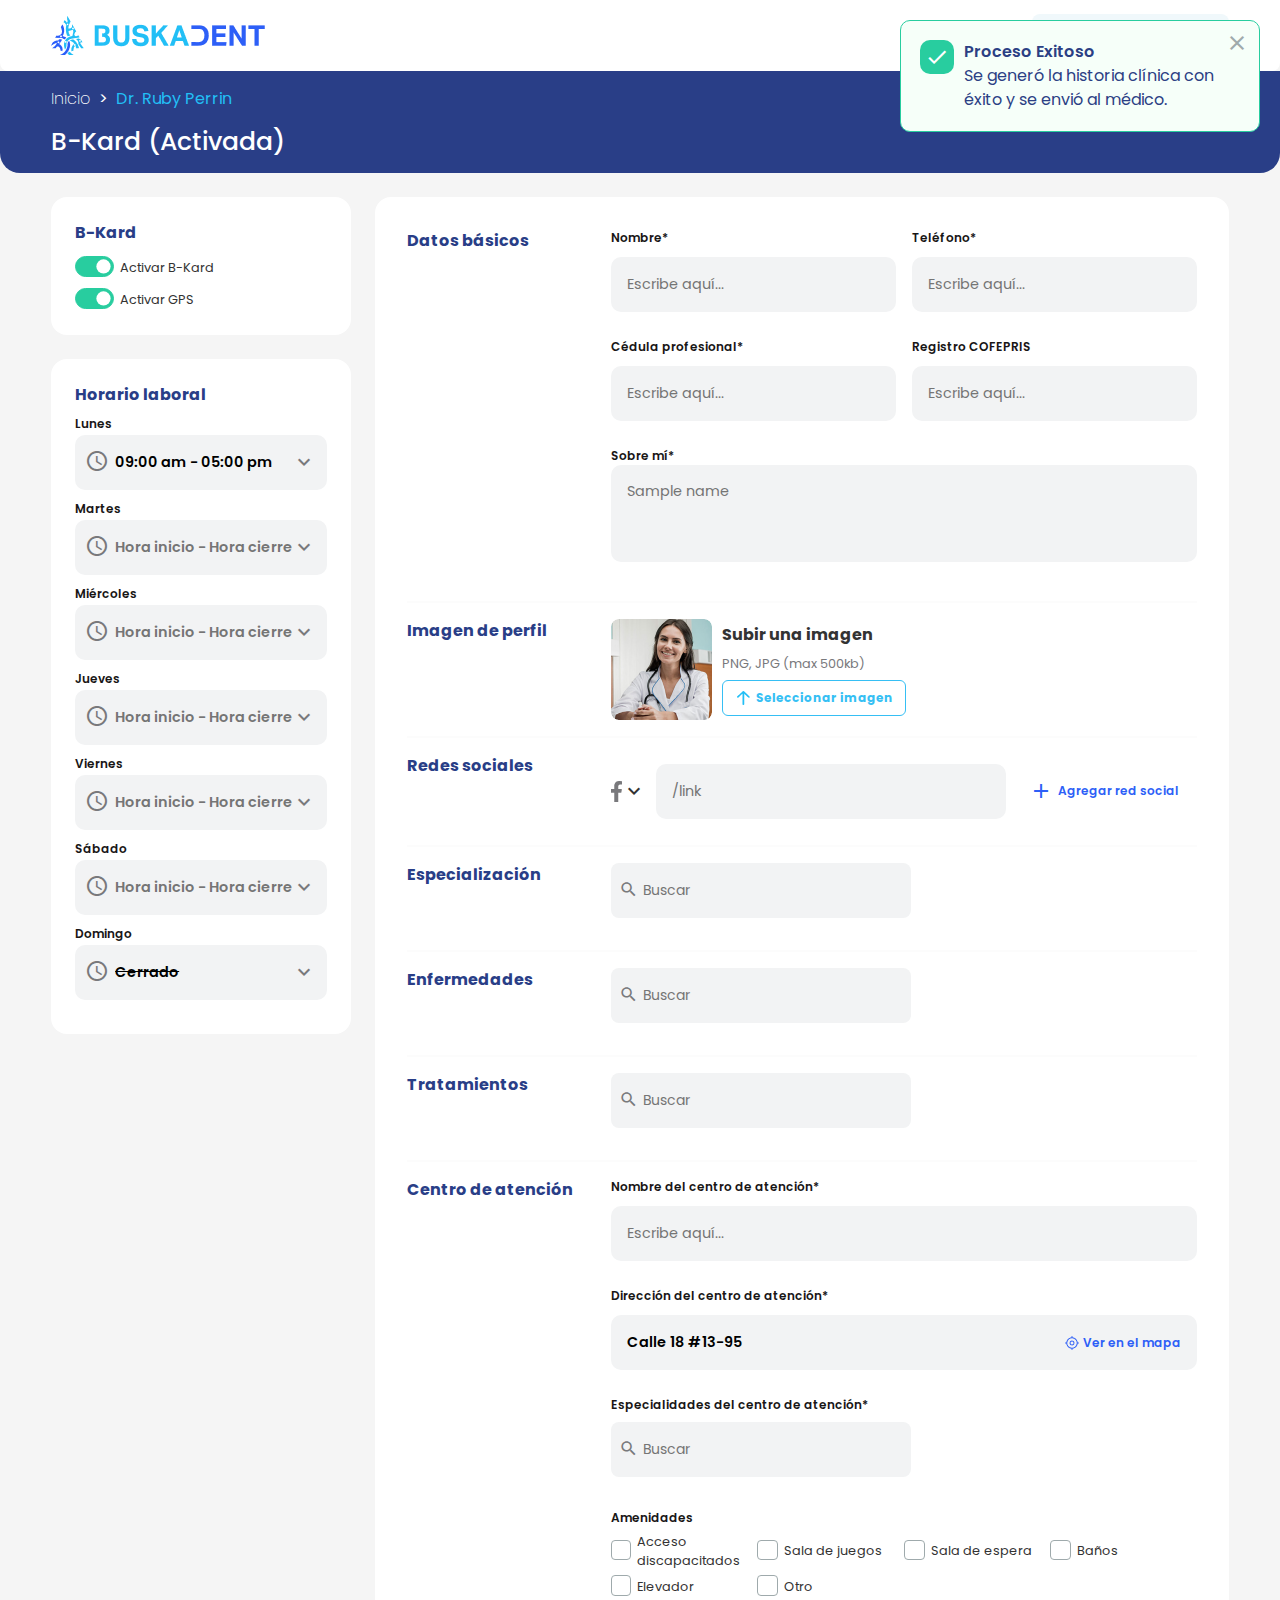
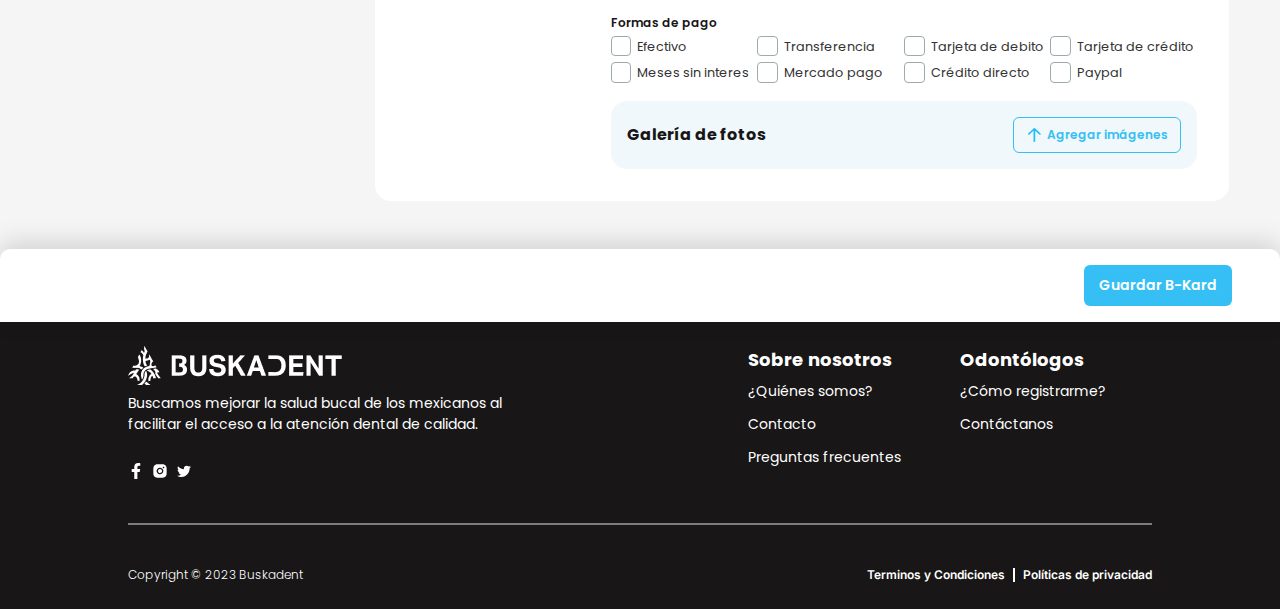
<file: perfil-administrativo-6.html>
<!DOCTYPE html>
<html lang="es">

<head>
    <meta charset="utf-8">
    <meta name="viewport" content="width=device-width, initial-scale=1">
    <title>Buskdent | Agregar colaborador</title>
    <link href="./css/bootstrap.min.css" rel="stylesheet">
    <link rel="stylesheet" href="css/style.css">
    <link rel="stylesheet" href="css/main.css">
    <link rel="stylesheet" href="css/administrativoPaciente.css">
    <!-- Material Icons -->
    <link
    href="https://fonts.googleapis.com/css?family=Material+Icons|Material+Icons+Outlined|Material+Icons+Two+Tone|Material+Icons+Round|Material+Icons+Sharp"
    rel="stylesheet" />
</head>

<body>
    <header>
        <nav class="nav-menu">
            <img src="images/Logo%20hor.png" class="logo" alt="Logo del menu">
            <div class="nav-menu-burger">
                <button class="nav-menu-burger-button">
                    <svg xmlns="http://www.w3.org/2000/svg" class="icon icon-tabler icon-tabler-menu" width="24"
                    height="24" viewBox="0 0 24 24" stroke-width="2" stroke="currentColor" fill="none"
                    stroke-linecap="round" stroke-linejoin="round">
                    <path stroke="none" d="M0 0h24v24H0z" fill="none"></path>
                    <path d="M4 8l16 0"></path>
                    <path d="M4 16l16 0"></path>
                </svg>
            </button>
            <ul class="nav-menu-mobile">
             <div class="dropdown__buskadent">
                <div>
                    <img src="./images/thumb-profile.png" alt="Profile">
                    <span>Dr. Ruby Perrin</span>
                </div>
                <i class="material-icons-outlined">expand_more</i>

                <div class="dropdown__buskadent-content">
                    <a href="#">
                        <img src="./images/dashboardIconOff.svg" alt="Tablero">
                        <span>Tablero</span>
                    </a>
                    <a href="#">
                        <img src="./images/humans.png" alt="B-Kard">
                        <span>B-Kard</span>
                    </a>
                    <a href="#">
                        <img src="./images/humans.png" alt="Configuración">
                        <span>Configuración</span>
                    </a>
                    <a href="javascript:void();" class="trigger-modal-simple" id="logout">
                        <img src="./images/cerrarIconOff.svg" alt="Cerrar sesión">
                        <span>Cerrar sesión</span>
                    </a>
                </div>
            </div>
        </ul>
    </div>
    <div class="nav-menu-container">
        <ul class="nav-menu-items">
            <li>
                <a href="#" class="text-buttons unete d-flex align-items-center justify-content-center no-gap">
                    <img src="./images/faqs.png" alt="FAQs" class="mx-1">
                    <span>FAQs</span>
                </a>
            </li>
            <li>
                <div class="dropdown__buskadent">
                    <div>
                        <img src="./images/thumb-profile.png" alt="Profile">
                        <span>Dr. Ruby Perrin</span>
                    </div>
                    <i class="material-icons-outlined">expand_more</i>

                    <div class="dropdown__buskadent-content">
                        <a href="#">
                            <img src="./images/dashboardIconOff.svg" alt="Tablero">
                            <span>Tablero</span>
                        </a>
                        <a href="#">
                            <img src="./images/humans.png" alt="B-Kard">
                            <span>B-Kard</span>
                        </a>
                        <a href="#">
                            <img src="./images/humans.png" alt="Configuración">
                            <span>Configuración</span>
                        </a>
                        <a href="javascript:void();" class="trigger-modal-simple" id="logout">
                            <img src="./images/cerrarIconOff.svg" alt="Cerrar sesión">
                            <span>Cerrar sesión</span>
                        </a>
                    </div>

                </div>
            </li>

        </ul>
    </div>
</nav>
</header>

<!-- Modal -->

<div class="modal-simple" id="logout">

   <div class="card-modal">
     <div class="content-modal">
        <div class="title__section justify-content-center">
            <span>¿Quieres cerrar sesión?</span>
        </div>
        <hr class="content__main-form__sp mb-3">
        <button class="btn__outlined btn__outlined--fill btn__outlined--full btn__outlined--big mt-3 btn__outlined--blue">
            Cerrar sesión
        </button>
        <button class="btn__outlined btn__outlined--transparent btn__outlined--full close-modal mt-2">
            Cancelar
        </button>
    </div>
</div>
</div>
<!-- End Modal -->


<div class="hero-titulo hero-title--admin">
    <nav aria-label="breadcrumb">
        <ol class="breadcrumb">
            <li class="breadcrumb-item active" aria-current="page"><a href="#">Inicio</a></li>
            <li class="breadcrumb-item active">Dr. Ruby Perrin</li>
        </ol>
    </nav>
    <div class="hero-back">
        <h2 class="d-block">B-Kard (Activada)</h2>
    </div>
</div>

<!-- Start Content -->
<!-- End -->
<main class="dashboard dashboard--admin">
    <div class="container--admin">
        <div class="dashboard__content">
            <div class="d-flex flex-column gap-main">
                <aside class="dashboard__content-sidebar">
                    <div class="title__section">
                        <span>B-Kard</span>
                    </div>
                    <div class="form-check form-switch mt-2">
                      <input class="form-check-input" type="checkbox" role="switch" id="activeBKard" checked>
                      <label class="form-check-label" for="activeBKard">Activar B-Kard</label>
                  </div>
                  <div class="form-check form-switch mt-2">
                      <input class="form-check-input" type="checkbox" role="switch" id="activeGps" checked>
                      <label class="form-check-label" for="activeGps">Activar GPS</label>
                  </div>
              </aside>
              <aside class="dashboard__content-sidebar">
                <div class="title__section">
                    <span>Horario laboral</span>
                </div>
                <small class="title__small mt-2">Lunes</small>
                <div class="input__text input__text--select input__text--time  input__text--full">
                    <input class="input__text-input" name="hour" type="text" required autocomplete="off" placeholder="Hora inicio - Hora cierre" value="09:00 am - 05:00 pm">
                    <i class="material-icons-outlined">expand_more</i>
                    <i class="material-icons-outlined icon-time">schedule</i>
                    <div class="input__text--select-content">
                        <div class="input__text--select-content__item">
                            09:00 am - 05:00 pm
                        </div>
                        <div class="input__text--select-content__item">
                            05:00 am - 05:00 pm
                        </div>
                    </div>
                </div>
                <small class="title__small">Martes</small>
                <div class="input__text input__text--select input__text--time  input__text--full">
                    <input class="input__text-input" name="hour" type="text" required autocomplete="off" placeholder="Hora inicio - Hora cierre">
                    <i class="material-icons-outlined">expand_more</i>
                    <i class="material-icons-outlined icon-time">schedule</i>
                    <div class="input__text--select-content">
                        <div class="input__text--select-content__item">
                            09:00 am - 05:00 pm
                        </div>
                        <div class="input__text--select-content__item">
                            05:00 am - 05:00 pm
                        </div>
                    </div>
                </div>
                <small class="title__small">Miércoles</small>
                <div class="input__text input__text--select input__text--time  input__text--full">
                    <input class="input__text-input" name="hour" type="text" required autocomplete="off" placeholder="Hora inicio - Hora cierre">
                    <i class="material-icons-outlined">expand_more</i>
                    <i class="material-icons-outlined icon-time">schedule</i>
                    <div class="input__text--select-content">
                        <div class="input__text--select-content__item">
                            09:00 am - 05:00 pm
                        </div>
                        <div class="input__text--select-content__item">
                            05:00 am - 05:00 pm
                        </div>
                    </div>
                </div>
                <small class="title__small">Jueves</small>
                <div class="input__text input__text--select input__text--time  input__text--full">
                    <input class="input__text-input" name="hour" type="text" required autocomplete="off" placeholder="Hora inicio - Hora cierre">
                    <i class="material-icons-outlined">expand_more</i>
                    <i class="material-icons-outlined icon-time">schedule</i>
                    <div class="input__text--select-content">
                        <div class="input__text--select-content__item">
                            09:00 am - 05:00 pm
                        </div>
                        <div class="input__text--select-content__item">
                            05:00 am - 05:00 pm
                        </div>
                    </div>
                </div>
                <small class="title__small">Viernes</small>
                <div class="input__text input__text--select input__text--time  input__text--full">
                    <input class="input__text-input" name="hour" type="text" required autocomplete="off" placeholder="Hora inicio - Hora cierre">
                    <i class="material-icons-outlined">expand_more</i>
                    <i class="material-icons-outlined icon-time">schedule</i>
                    <div class="input__text--select-content">
                        <div class="input__text--select-content__item">
                            09:00 am - 05:00 pm
                        </div>
                        <div class="input__text--select-content__item">
                            05:00 am - 05:00 pm
                        </div>
                    </div>
                </div>
                <small class="title__small">Sábado</small>
                <div class="input__text input__text--select input__text--time input__text--full">
                    <input class="input__text-input" name="hour" type="text" required autocomplete="off" placeholder="Hora inicio - Hora cierre">
                    <i class="material-icons-outlined">expand_more</i>
                    <i class="material-icons-outlined icon-time">schedule</i>
                    <div class="input__text--select-content">
                        <div class="input__text--select-content__item">
                            09:00 am - 05:00 pm
                        </div>
                        <div class="input__text--select-content__item">
                            05:00 am - 05:00 pm
                        </div>
                    </div>
                </div>
                <small class="title__small">Domingo</small>
                <div class="input__text input__text--select input__text--time  input__text--full">
                    <input class="input__text-input strikethrough" name="hour" type="text" required autocomplete="off" placeholder="Hora inicio - Hora cierre" value="Cerrado">
                    <i class="material-icons-outlined">expand_more</i>
                    <i class="material-icons-outlined icon-time">schedule</i>
                    <div class="input__text--select-content">
                        <div class="input__text--select-content__item">
                            09:00 am - 05:00 pm
                        </div>
                        <div class="input__text--select-content__item">
                            05:00 am - 05:00 pm
                        </div>
                    </div>
                </div>
            </aside>
        </div>

        <section class="dashboard__main">
            <section class="dashboard__content-main">

                <div class="row align-items-start">
                    <div class="title__section col-sm-3">
                        <span>Datos básicos</span>
                    </div>
                    <div class="col-sm-9">
                        <div class="content__main-form__grid-2">
                            <div>
                                <small class="title__small">Nombre*</small>
                                <div class="input__text">
                                    <input class="input__text-input py-0" name="activity" type="text" required autocomplete="off" placeholder="Escribe aquí...">
                                </div>
                            </div>
                            <div>
                                <small class="title__small">Teléfono*</small>
                                <div class="input__text">
                                    <input class="input__text-input py-0" name="activity" type="text" required autocomplete="off" placeholder="Escribe aquí...">
                                </div>
                            </div>
                            <div>
                                <small class="title__small">Cédula profesional*</small>
                                <div class="input__text">
                                    <input class="input__text-input py-0" name="activity" type="text" required autocomplete="off" placeholder="Escribe aquí...">
                                </div>
                            </div>
                            <div>
                                <small class="title__small">Registro COFEPRIS</small>
                                <div class="input__text">
                                    <input class="input__text-input py-0" name="activity" type="text" required autocomplete="off" placeholder="Escribe aquí...">
                                </div>
                            </div>
                        </div>
                        <div>
                           <small class="title__small">Sobre mí*</small>
                           <textarea rows="3" class="input__textarea" name="aboutme" placeholder="Sample name"></textarea>
                       </div>
                    </div>
                </div>
                <hr class="content__main-form__sp mb-3">
                <div class="row align-items-start">
                    <div class="title__section col-sm-3">
                        <span>Imagen de perfil</span>
                    </div>
                    <div class="col-sm-9">
                         <div class="upload__profile mt-0">
                            <img class="profile__img" src="./images/dra-big.png" alt="Thumb Profile">
                            <div class="upload__profile-content">
                                <span>Subir una imagen</span>
                                <small>PNG, JPG (max 500kb)</small>
                                <input type="file" id="fileInput" accept="image/png, image/jpeg" style="display: none">
                                <button class="btn__outlined btn__upload__img">
                                    <img src="./images/arrowTop.png" alt="Documentos">
                                    <span>Seleccionar imagen</span>
                                </button>
                            </div>
                        </div>
                    </div>
                </div>
                <hr class="content__main-form__sp mb-3">
                <div class="row align-items-start">
                     <div class="title__section col-sm-3">
                        <span>Redes sociales</span>
                    </div>
                    <div class="col-sm-9">

                        <div class="d-flex gap-10">
                            <div class="select__icons">
                                <div class="d-flex align-items-center justify-content-center gap-0 select__icons-trigger">
                                    <img src="./images/face.png" class="select__icons--current" alt="Facebook">
                                    <i class="material-icons-outlined">expand_more</i>
                                </div>
                                <div class="select__icons-content">
                                    <img src="./images/insta.png" alt="Instagram">
                                    <img src="./images/face.png" alt="Facebook">
                                </div>
                            </div>
                            <div class="input__text input__text--link">
                                <input class="input__text-input py-0" name="activity" type="text" required autocomplete="off" placeholder="/link">
                            </div>
                            <button type="button" class="btn__outlined btn__outlined--transparent d-flex add__social">
                                <i class="material-icons-outlined">add</i>
                                <span>Agregar red social</span>
                            </button>
                        </div>
                        <div class="socials__more"></div>













                    </div>
                </div>
                <hr class="content__main-form__sp mb-3">
                <div class="row align-items-start">
                     <div class="title__section col-sm-3 d-flex flex-column align-items-start">
                        <span>Especialización</span>
                        <span class="items__selected" id="items__selected__special"></span>
                    </div>
                    <div class="col-sm-9">
                        <div class="input__search input__search--real-time" id="special">
                          <input type="text" placeholder="Buscar">
                          <i class="material-icons-outlined">search</i>
                          <div class="input__search-content"></div>
                        </div>
                        <div class="tags__container d-flex flex-wrap"></div>
                    </div>
                </div>
                <hr class="content__main-form__sp mb-3">
                <div class="row align-items-start">
                     <div class="title__section col-sm-3 d-flex flex-column align-items-start">
                        <span>Enfermedades</span>
                        <span class="items__selected" id="items__selected__sick"></span>
                    </div>
                    <div class="col-sm-9">
                        <div class="input__search input__search--real-time" id="sick">
                          <input type="text" placeholder="Buscar">
                          <i class="material-icons-outlined">search</i>
                          <div class="input__search-content"></div>
                        </div>
                        <div class="tags__container d-flex flex-wrap"></div>
                    </div>
                </div>
                <hr class="content__main-form__sp mb-3">
                <div class="row align-items-start">
                     <div class="title__section col-sm-3 d-flex flex-column align-items-start">
                        <span>Tratamientos</span>
                        <span class="items__selected" id="items__selected__treatments"></span>
                    </div>
                    <div class="col-sm-9">
                        <div class="input__search input__search--real-time" id="treatments">
                          <input type="text" placeholder="Buscar">
                          <i class="material-icons-outlined">search</i>
                          <div class="input__search-content"></div>
                        </div>
                        <div class="tags__container d-flex flex-wrap"></div>
                    </div>
                </div>
                <hr class="content__main-form__sp mb-3">
                <div class="row align-items-start">
                    <div class="title__section col-sm-3 d-flex flex-column align-items-start">
                        <span>Centro de atención</span>
                    </div>
                    <div class="col-sm-9">
                        <div>
                            <small class="title__small">Nombre del centro de atención*</small>
                            <div class="input__text input__text--full">
                                <input class="input__text-input py-0" name="activity" type="text" required autocomplete="off" placeholder="Escribe aquí...">
                            </div>
                        </div>
                        <div class="mt-3">
                            <small class="title__small">Dirección del centro de atención*</small>
                            <div class="input__text input__text--full input__text--gps">
                                <input class="input__text-input py-0" name="address" type="text" required autocomplete="off" value="Calle 18 #13-95" placeholder="Escribe aquí...">
                                <button type="button" class="input__text--gps-btn">
                                    <img src="./images/gpsme.png" alt="GPSMe">
                                    <span>Ver en el mapa</span>
                                </button>
                            </div>
                        </div>
                        <div class="mt-3">
                            <div class="d-flex flex-column align-items-start">
                                <small class="title__small mb-2">Especialidades del centro de atención*</small>
                                <span class="items__selected" id="items__selected__special__center"></span>
                            </div>
                            <div class="input__search input__search--real-time" id="special__center">
                              <input type="text" placeholder="Buscar">
                              <i class="material-icons-outlined">search</i>
                              <div class="input__search-content"></div>
                            </div>
                            <div class="tags__container d-flex flex-wrap mb-3"></div>
                        </div>
                        <small class="title__small">Amenidades</small>
                        <div class="flex__checkbox">
                            <div class="form-check">
                              <input class="form-check-input" type="checkbox" value="" id="asd">
                              <label class="form-check-label" for="asd">
                               Acceso discapacitados
                              </label>
                            </div>
                            <div class="form-check">
                              <input class="form-check-input" type="checkbox" value="" id="aww">
                              <label class="form-check-label" for="aww">
                               Sala de juegos
                              </label>
                            </div>
                            <div class="form-check">
                              <input class="form-check-input" type="checkbox" value="" id="aff">
                              <label class="form-check-label" for="aff">
                               Sala de espera
                              </label>
                            </div>
                            <div class="form-check">
                              <input class="form-check-input" type="checkbox" value="" id="agg">
                              <label class="form-check-label" for="agg">
                               Baños
                              </label>
                            </div>
                            <div class="form-check">
                              <input class="form-check-input" type="checkbox" value="" id="ahh">
                              <label class="form-check-label" for="ahh">
                               Elevador
                              </label>
                            </div>
                            <div class="form-check">
                              <input class="form-check-input" type="checkbox" value="" id="ajj">
                              <label class="form-check-label" for="ajj">
                               Otro
                              </label>
                            </div>
                        </div>
                        <small class="title__small mt-3">Formas de pago</small>
                        <div class="flex__checkbox">
                            <div class="form-check">
                              <input class="form-check-input" type="checkbox" value="" id="qee">
                              <label class="form-check-label" for="qee">
                               Efectivo
                              </label>
                            </div>
                            <div class="form-check">
                              <input class="form-check-input" type="checkbox" value="" id="qrr">
                              <label class="form-check-label" for="qrr">
                               Transferencia
                              </label>
                            </div>
                            <div class="form-check">
                              <input class="form-check-input" type="checkbox" value="" id="qtt">
                              <label class="form-check-label" for="qtt">
                               Tarjeta de debito
                              </label>
                            </div>
                            <div class="form-check">
                              <input class="form-check-input" type="checkbox" value="" id="qyy">
                              <label class="form-check-label" for="qyy">
                               Tarjeta de crédito
                              </label>
                            </div>
                            <div class="form-check">
                              <input class="form-check-input" type="checkbox" value="" id="quu">
                              <label class="form-check-label" for="quu">
                               Meses sin interes
                              </label>
                            </div>
                            <div class="form-check">
                              <input class="form-check-input" type="checkbox" value="" id="qii">
                              <label class="form-check-label" for="qii">
                               Mercado pago
                              </label>
                            </div>
                            <div class="form-check">
                              <input class="form-check-input" type="checkbox" value="" id="qoo">
                              <label class="form-check-label" for="qoo">
                               Crédito directo
                              </label>
                            </div>
                            <div class="form-check">
                              <input class="form-check-input" type="checkbox" value="" id="qpp">
                              <label class="form-check-label" for="qpp">
                               Paypal
                              </label>
                            </div>
                        </div>
                        <div class="box__blue mt-3 d-flex gap-10 flex-wrap justify-content-between align-items-center">
                            <div class="title__section d-flex flex-column">
                                <span class="color-text">Galería de fotos</span>
                            </div>
                            <button class="btn__outlined btn__upload__img">
                                <img src="./images/arrowTop.png" alt="Upload">
                                <span>Agregar imágenes</span>
                            </button>
                        </div>
                    </div>
                </div>
</section>
</section>
</div>
</div>
</main>


<!-- End Content -->
<div class="content__main-buttons__fixed content__main-buttons__fixed--admin d-flex justify-content-end">
   <button class="btn__outlined btn__outlined--fill btn__outlined--big">
        Guardar B-Kard
    </button>
</div>
<footer class="footer">
    <div class="footer-botones">
        <div class="footer-botones-logo">
            <img src="images/Logo-footer.png" alt="Logo en footer">
            <p class="footer-botones-texto">
                Buscamos mejorar la salud bucal de los mexicanos al facilitar el
                acceso a la atención dental de calidad.
            </p>
            <div class="footer-botones-redes">
                <a href="#">
                    <svg xmlns="http://www.w3.org/2000/svg" width="16" height="16" viewBox="0 0 16 16" fill="none">
                        <path
                        d="M11.7262 8.9995L12.1707 6.104H9.39225V4.225C9.39225 3.433 9.78025 2.6605 11.0247 2.6605H12.2878V0.1955C12.2878 0.1955 11.1417 0 10.0457 0C7.75775 0 6.26225 1.387 6.26225 3.8975V6.1045H3.71875V9H6.26225V16H9.39225V9L11.7262 8.9995Z"
                        fill="white"></path>
                    </svg>
                </a>
                <a href="#">
                    <svg xmlns="http://www.w3.org/2000/svg" width="16" height="16" viewBox="0 0 16 16" fill="none">
                        <path
                        d="M8.68051 1.3348C9.167 1.33294 9.65349 1.33783 10.1398 1.34947L10.2692 1.35414C10.4185 1.35947 10.5658 1.36614 10.7438 1.37414C11.4532 1.40747 11.9372 1.51947 12.3618 1.68414C12.8018 1.85347 13.1725 2.0828 13.5432 2.45347C13.8821 2.78654 14.1444 3.18944 14.3118 3.63414C14.4765 4.0588 14.5885 4.54347 14.6218 5.2528C14.6298 5.43014 14.6365 5.57814 14.6418 5.72747L14.6458 5.8568C14.6577 6.34293 14.6628 6.8292 14.6612 7.31547L14.6618 7.8128V8.68614C14.6635 9.17263 14.6584 9.65912 14.6465 10.1455L14.6425 10.2748C14.6372 10.4241 14.6305 10.5715 14.6225 10.7495C14.5892 11.4588 14.4758 11.9428 14.3118 12.3675C14.1449 12.8126 13.8826 13.2159 13.5432 13.5488C13.2098 13.8877 12.8067 14.15 12.3618 14.3175C11.9372 14.4821 11.4532 14.5941 10.7438 14.6275C10.5658 14.6355 10.4185 14.6421 10.2692 14.6475L10.1398 14.6515C9.65349 14.6633 9.167 14.6684 8.68051 14.6668L8.18318 14.6675H7.31051C6.82402 14.6691 6.33753 14.664 5.85118 14.6521L5.72184 14.6481C5.56358 14.6424 5.40536 14.6357 5.24718 14.6281C4.53784 14.5948 4.05384 14.4815 3.62851 14.3175C3.18363 14.1504 2.78067 13.888 2.44784 13.5488C2.10854 13.2157 1.84599 12.8125 1.67851 12.3675C1.51384 11.9428 1.40184 11.4588 1.36851 10.7495C1.36108 10.5913 1.35442 10.4331 1.34851 10.2748L1.34518 10.1455C1.33289 9.65913 1.32733 9.17264 1.32851 8.68614V7.31547C1.32665 6.8292 1.33154 6.34294 1.34318 5.8568L1.34784 5.72747C1.35318 5.57814 1.35984 5.43014 1.36784 5.2528C1.40118 4.5428 1.51318 4.05947 1.67784 3.63414C1.84542 3.18922 2.10849 2.78643 2.44851 2.45414C2.78111 2.11464 3.18382 1.85185 3.62851 1.68414C4.05384 1.51947 4.53718 1.40747 5.24718 1.37414L5.72184 1.35414L5.85118 1.3508C6.3373 1.33852 6.82357 1.33296 7.30984 1.33414L8.68051 1.3348ZM7.99518 4.66814C7.55351 4.66189 7.11501 4.74349 6.70516 4.90818C6.29531 5.07288 5.92227 5.31739 5.60774 5.62751C5.29321 5.93762 5.04344 6.30716 4.87297 6.71465C4.70249 7.12213 4.6147 7.55943 4.6147 8.00114C4.6147 8.44284 4.70249 8.88015 4.87297 9.28763C5.04344 9.69511 5.29321 10.0647 5.60774 10.3748C5.92227 10.6849 6.29531 10.9294 6.70516 11.0941C7.11501 11.2588 7.55351 11.3404 7.99518 11.3341C8.87923 11.3341 9.72708 10.9829 10.3522 10.3578C10.9773 9.73271 11.3285 8.88486 11.3285 8.0008C11.3285 7.11675 10.9773 6.2689 10.3522 5.64378C9.72708 5.01866 8.87923 4.66814 7.99518 4.66814ZM7.99518 6.00147C8.26085 5.99658 8.52483 6.04467 8.77171 6.14294C9.01858 6.24122 9.2434 6.3877 9.43303 6.57383C9.62266 6.75997 9.77329 6.98203 9.87614 7.22703C9.97898 7.47204 10.032 7.73508 10.032 8.0008C10.0321 8.26651 9.97916 8.52958 9.8764 8.77462C9.77363 9.01966 9.62307 9.24176 9.43351 9.42796C9.24394 9.61416 9.01917 9.76072 8.77233 9.85907C8.52548 9.95743 8.26152 10.0056 7.99584 10.0008C7.46541 10.0008 6.9567 9.79009 6.58163 9.41502C6.20656 9.03995 5.99584 8.53124 5.99584 8.0008C5.99584 7.47037 6.20656 6.96166 6.58163 6.58659C6.9567 6.21152 7.46541 6.0008 7.99584 6.0008L7.99518 6.00147ZM11.4952 3.66814C11.2801 3.67675 11.0767 3.76824 10.9276 3.92345C10.7785 4.07867 10.6952 4.28556 10.6952 4.5008C10.6952 4.71605 10.7785 4.92294 10.9276 5.07816C11.0767 5.23337 11.2801 5.32486 11.4952 5.33347C11.7162 5.33347 11.9282 5.24567 12.0844 5.08939C12.2407 4.93311 12.3285 4.72115 12.3285 4.50014C12.3285 4.27912 12.2407 4.06716 12.0844 3.91088C11.9282 3.7546 11.7162 3.6668 11.4952 3.6668V3.66814Z"
                        fill="white"></path>
                    </svg>
                </a>
                <a href="#">
                    <svg xmlns="http://www.w3.org/2000/svg" width="16" height="16" viewBox="0 0 16 16" fill="none">
                        <path
                        d="M14.9779 3.99935C14.4646 4.23268 13.9113 4.38602 13.3379 4.45935C13.9246 4.10602 14.3779 3.54602 14.5913 2.87268C14.0379 3.20602 13.4246 3.43935 12.7779 3.57268C12.2512 2.99935 11.5113 2.66602 10.6713 2.66602C9.10458 2.66602 7.82458 3.94602 7.82458 5.52602C7.82458 5.75268 7.85125 5.97268 7.89792 6.17935C5.52458 6.05935 3.41125 4.91935 2.00458 3.19268C1.75792 3.61268 1.61792 4.10602 1.61792 4.62602C1.61792 5.61935 2.11792 6.49935 2.89125 6.99935C2.41792 6.99935 1.97792 6.86602 1.59125 6.66602V6.68602C1.59125 8.07268 2.57792 9.23268 3.88458 9.49268C3.46507 9.60749 3.02465 9.62346 2.59792 9.53935C2.77899 10.1077 3.13361 10.605 3.61193 10.9613C4.09025 11.3176 4.66821 11.5151 5.26458 11.526C4.25367 12.3263 3.00058 12.7589 1.71125 12.7527C1.48458 12.7527 1.25792 12.7393 1.03125 12.7127C2.29792 13.526 3.80458 13.9993 5.41792 13.9993C10.6713 13.9993 13.5579 9.63935 13.5579 5.85935C13.5579 5.73268 13.5579 5.61268 13.5512 5.48602C14.1112 5.08602 14.5912 4.57935 14.9779 3.99935Z"
                        fill="white"></path>
                    </svg>
                </a>
            </div>
        </div>
        <div class="footer-botones-paginas">
            <div class="footer-paginas-col">
                <h3>Sobre nosotros</h3>
                <div class="footer-paginas-links">
                    <a href="#">¿Quiénes somos?</a>
                    <a href="#">Contacto</a>
                    <a href="#">Preguntas frecuentes</a>
                </div>
            </div>
            <div class="footer-paginas-col">
                <h3>Odontólogos</h3>
                <div class="footer-paginas-links">
                    <a href="#">¿Cómo registrarme?</a>
                    <a href="#">Contáctanos</a>
                </div>
            </div>
        </div>
    </div>
    <hr class="footer-separador border border-1 opacity-50">
    <div class="footer-terminos">
        <span class="footer-terminos-copy">Copyright © 2023 Buskadent</span>
        <div class="footer-terminos-poli">
            <a href="#">Terminos y Condiciones</a>
            <div class="separadorVertical"></div>
            <a href="#">Políticas de privacidad</a>
        </div>
    </div>
</footer>


<script src="./js/popper.min.js"></script>
<script src="./js/bootstrap.min.js"></script>
<script src="./js/app.js"></script>
</body>

</html>
</file>
<file: css/style.css>
/*Import fonts*/
@import url("https://fonts.googleapis.com/css2?family=Poppins:ital,wght@0,100;0,200;0,300;0,400;0,500;0,600;0,700;0,800;0,900;1,100;1,200;1,300;1,400;1,500;1,600;1,700;1,800;1,900&display=swap");
@import url("https://fonts.googleapis.com/css2?family=Inter:wght@100..900&display=swap");

:root {
  margin: 0;
  padding: 0;
  font-family: "Poppins", sans-serif;

  font-synthesis: none;
  text-rendering: optimizeLegibility;
  -webkit-font-smoothing: antialiased;
  -moz-osx-font-smoothing: grayscale;
  -webkit-text-size-adjust: 100%;
}
html {
  font-size: 16px;
  margin: 0;
  padding: 0;
  font-family: "Poppins", sans-serif !important;
}
@media (min-width: 1280px) {
  html {
    font-size: 14px;
  }
  .nav-menu-items {
    margin-bottom: 0px;
  }
}
@media (min-width: 1280px) {
  html {
    font-size: 16px;
  }
}

@media (min-width: 1450px) {
  html {
    font-size: 18px;
  }
  #icon-1 {
    bottom: 2.9rem !important;
  }
  #icon {
    bottom: 1.3rem !important;
  }
}
/*Breakpoint*/
/* Medium devices (tablets, 768px and up)*/
@media (max-width: 977px) {
  html {
    font-size: 16px;
  }
  /*Responsive header*/
  .nav-menu-container {
    display: none;
  }
  .nav-menu-burger {
    display: block !important;
  }
  .nav-menu-mobile {
    flex-direction: column;
    justify-content: center;
    align-items: center;
    gap: 30px;
    margin: 0;
    background-color: #fff;
    position: fixed;
    top: 4.4375rem;
    width: 100%;
    padding: 20px 0;

    height: calc(100% - 80px);
    overflow-y: auto;

    left: 100%;
    transition: left 0.3s;
  }
  .nav-toggle {
    display: block;
  }

  .nav-menu_visible {
    left: 0;
  }

  .nav-toggle:focus:not(:focus-visible) {
    outline: none;
  }
  /*Responsive Footer*/
  .footer-botones {
    flex-direction: column;
    gap: 0.5rem;
  }
  .footer-botones-paginas {
    flex-direction: column;
    gap: 0.25rem;
  }
}

body {
  margin: 0;
  padding: 0;
  line-height: 1.5;
  color: #333;
  background-color: #f5f5f5;
  font-family: "Poppins", sans-serif !important;
}

/* Elementos base */
a {
  text-decoration: none !important;
}

/*Input tipo radios*/
.form-check-input:focus {
  box-shadow: none !important;
}
/* appearance for checked radiobutton */
.form-check-input:checked {
  background-color: #28CD9F !important;
  border-color: #28CD9F !important;
}
/*Accordion icons*/
/*Accordion abierto*/
.accordion-button::after {
  background-image: url("../images/masIcon.svg") !important;
}
/*Accordion cerrado*/
.accordion-button:not(.collapsed)::after {
  background-image: url("../images/menosIcon.svg") !important;
  transform: 0.25s ease-in-out;
}
/* Estilos del menu */
header {
  position: relative;
  top: 0;
  /* padding: 16px 59px; */
  border-radius: 0px 0px 8px 8px;
  background: var(--White, #fff); /* Color inicial del menú */
}
.nav-menu {
  display: flex;
  height: 4.4375rem;
  /* max-width: 1444px; */
  align-items: center;
  margin: 0 auto;
  justify-content: space-between;

  & .logo {
    margin-left: 4%;
    cursor: pointer;
  }
}
.nav-menu-burger-button {
  border: none;
  background: none;
}
.nav-menu-burger {
  display: none;
  margin-right: 5%;
}
.nav-link {
  color: var(--Light-blue, #22bff6);
}
.nav-menu-mobile {
  text-align: center;
  z-index: 3;
}
.nav-menu-item {
  margin-top: 20px;
  text-align: center;
  font-size: 1rem;
  font-style: normal;
  font-weight: 600;
  line-height: 20px;

  & .unete {
    color: var(--Dark-blue, #2d5ff7);
  }
  & .inicio {
    color: var(--Light-blue, #22bff6);
  }
  & .registro {
    color: var(--Light-blue, #22bff6);
  }
  & .idiomaIcon {
    display: flex;
    padding: 0.3rem 0.75rem;
    margin-top: -0.25rem;
    justify-content: center;
    align-items: center;
    gap: 4px;
    border-radius: 8px;
  }
}
/* TOGGLE */
.nav-toggle {
  color: white;
  background: none;
  border: none;
  font-size: 30px;
  padding: 0 20px;
  line-height: 60px;
  cursor: pointer;

  display: none;
}
.text-buttons {
  font-size: 0.75rem;
  font-style: normal;
  font-weight: 600;
  line-height: 20px; /* 166.667% */

  &.unete {
    color: var(--Dark-blue, #2d5ff7);
    border-radius: 60px;
    padding: 0.5rem 0.75rem;
    border: 2px solid #fff;
  }
  &.inicio {
    color: var(--Light-blue, #22bff6);
    border-radius: 60px;
    padding: 0.5rem 0.75rem;
    border: 2px solid var(--Light-blue, #22bff6);
  }
  &.registro {
    border-radius: 32px;
    background: var(--Light-blue, #22bff6);
    padding: 0.5rem 0.75rem;
    color: var(--Action-Primary-Inverted, #fff);
    border: 2px solid var(--Light-blue, #22bff6);
  }
  &.idioma {
    display: flex;
    padding: 0.3rem 0.75rem;
    margin-top: -0.25rem;
    justify-content: flex-end;
    align-items: center;
    gap: 4px;
    align-self: stretch;
    border-radius: 8px;
    background: var(--Light-blue, #f0f8fb);
  }
}
.nav-menu-container {
  margin-right: 4%;
}
.nav-menu-items {
  display: flex;
  width: 100%;
  gap: 0.625rem;
  list-style: none;
  margin: 0;
}
/*Hover de elementos del menu*/
.unete:hover {
  border: 2px solid var(--Light-blue, #2d5ff7);
}
.inicio:hover {
  background-color: #22bff6;
  color: var(--Light-blue, #f0f8fb);
  transition: 0.15s;
}
.registro:hover {
  background-color: #f0f8fb;
  color: var(--Light-blue, #22bff6);
  transition: 0.15s;
}

/*Footer block*/
.footer {
  position: relative;
  left: 0;
  bottom: 0;
  /* width: 100vw; */
  display: flex;
  padding: 24px 0;
  flex-direction: column;
  align-items: center;
  gap: 24px;
  background: var(--Black, #181616);
}

.footer-botones {
  width: 80%;
  display: flex;
  align-items: flex-start;
  justify-content: space-between;
  gap: 20%;
  flex: 1 0 0;
}
.footer-botones-logo {
  display: flex;
  max-width: 378px;
  flex-direction: column;
  align-items: flex-start;
  gap: 8px;
}
.footer-botones-texto {
  color: var(--White, #fff);
  font-size: 0.875rem;
  font-style: normal;
  font-weight: 400;
  line-height: normal;
  text-wrap: pretty;
}
.footer-botones-redes {
  display: flex;
  align-items: flex-start;
  gap: 8px;
}
.footer-botones-paginas {
  display: flex;
  align-items: flex-start;
  gap: 20px;
}
.footer-paginas-col {
  width: 15vw;

  & h3 {
    color: var(--White, #fff);
    font-size: 1.125rem;
    font-style: normal;
    font-weight: 700;
    line-height: normal;
  }
}
.footer-paginas-links {
  display: flex;
  flex-direction: column;
  align-items: flex-start;
  gap: 0.75rem;
  & a {
    color: var(--White, #fff);
    font-size: 0.875rem;
    font-style: normal;
    font-weight: 400;
    line-height: normal;
  }
}
.footer-separador {
  width: 80vw;
  height: 1px;
  background: #79797c;
}
.footer-terminos {
  display: flex;
  width: 80vw;
  justify-content: space-between;
  align-items: center;
}
.footer-terminos-copy {
  color: var(--White, #fff);
  /* Text small */
  font-size: 0.75rem;
  font-style: normal;
  font-weight: 300;
  line-height: 15px; /* 125% */
}
.footer-terminos-poli {
  display: flex;
  justify-content: space-between;
  align-items: center;
  gap: 0.5rem;

  & a {
    color: var(--White, #fff);
    font-family: Inter;
    font-size: 0.75rem;
    font-style: normal;
    font-weight: 600;
    line-height: 1.25rem; /* 166.667% */
  }
}
.separadorVertical {
  border-left: 2px solid #ffffff;
  height: 14px;
}

/*Propiedades globales, verificar*/
.mt-45 {
  margin-top: 2rem;
}

/*Basic margin y padding*/
.mr-1 {
  margin-right: 0.25rem;
}
.mr-2 {
  margin-right: 0.5rem;
}
.mr-3 {
  margin-right: 0.75rem;
}
.mr-4 {
  margin-right: 1rem;
}
.ml-1 {
  margin-left: 0.25rem;
}
.ml-2 {
  margin-left: 0.5rem;
}
.ml-3 {
  margin-left: 0.75rem;
}
.ml-4 {
  margin-left: 1rem;
}
.pr-1 {
  padding: 0.25rem;
}
.pr-2 {
  padding: 0.5rem;
}
.pr-3 {
  padding: 0.75rem;
}
.pr-4 {
  padding: 1rem;
}
.pl-1 {
  padding-left: 0.25rem;
}
.pl-2 {
  padding-left: 0.5rem;
}
.pl-3 {
  padding-left: 0.75rem;
}
.pl-4 {
  padding-left: 1rem;
}
/*Margenes negativos*/
.mt-n1 {
  margin-top: -0.25rem;
}
.mt-n2 {
  margin-top: -0.5rem;
}
.mt-n3 {
  margin-top: -0.75rem;
}
.mt-n4 {
  margin-top: -1rem;
}
.mb-n1 {
  margin-bottom: -0.25rem;
}
.mb-n2 {
  margin-bottom: -0.5rem;
}
.mb-n3 {
  margin-bottom: -0.75rem;
}
.mb-n4 {
  margin-bottom: -1rem;
}
/*GB de colores*/
.bg-lightBlue {
  background-color: #f0f8fb !important;
}
.bg-lightGray {
  background-color: #f2f3f4 !important;
}
.bg-lightGreen {
  background-color: #e8faf5 !important;
}
.bg-blue {
  background-color: #22bff6 !important;
}
.bg-darkBlue {
  background-color: #2d5ff7 !important;
}
.bg-yellow {
  background-color: #fdc500 !important;
}
/*Border color*/
.border-lightBlue {
  border-color: #22bff6 !important;
}
/*Border grosor*/
/*Font colors*/
.text-darkBlue {
  color: #2d5ff7 !important;
}
.text-lightBlue {
  color: #22bff6 !important;
}
.text-darkDarkBlue {
  color: #293e87 !important;
}
.text-gray {
  color: #79797c !important;
}
.text-dark {
  color: #181616 !important;
}
.text-darkGreen {
  color: #109977 !important;
}

/*Font Size*/
.fs-7 {
  font-size: 0.85rem;
}
.fs-8 {
  font-size: 0.75rem;
}
.fs-9 {
  font-size: 0.65rem;
}

/*Cursor pointer*/
.c-p {
  cursor: pointer;
}

/*Img responsive*/
.responsive {
  width: 100%;
  height: auto;
}
/*Hero-titulo y breadcrumbs*/
.hero-titulo {
  display: flex;
  flex-direction: column;
  align-items: flex-start;
  align-self: stretch;
  border-radius: 0px 0px 20px 20px;
  background: #293e87;
  padding: 1rem 4vw;

  
}
.hero-titulo h2 {
  text-align: center;
  width: 100%;
  color: white;
  font-size: 25px;
}
/* breadcrumb */
.breadcrumb-item {
  & a {
    color: white;
    font-weight: 200;
  }
  &.active {
    color: #22bff6 !important;
  }
}
.breadcrumb-item + .breadcrumb-item::before {
  color: white !important;
  content: var(--bs-breadcrumb-divider, ">") !important;
}
/*Boton agendar*/
.btn-agendar {
  background-color: #2d5ff7;
  color: #ffffff;
  padding: 0.75rem 0.5rem;
}
.btn-agendar:hover {
  background-color: #293e87;
  color: #ffffff;
}
.btn-agendar:active {
  background-color: #293e87 !important;
  color: #ffffff !important;
}
/*Prueba de linea*/
.verticalLine {
  height: 30px;
  position: relative;
  float: initial;
}
.verticalLine:before {
  content: "";
  top: -5px;
  width: 2px;
  height: 220%;
  display: block;
  left: 50%;
  position: absolute;
  background-color: #9faaac;
}
/*Prueba de linea*/
.verticalLineLast {
  height: 30px;
  position: relative;
  float: initial;
}
.verticalLineLast:before {
  content: "";
  top: -5px;
  width: 2px;
  height: 150%;
  display: block;
  left: 50%;
  position: absolute;
  background-color: #9faaac;
}
</file>
<file: css/main.css>
@charset "UTF-8";
.btn__buskadent:hover {
  transform: translateY(-3px);
}

@keyframes fadeInUp {
  from {
    transform: translateY(30px);
    opacity: 0;
  }
  to {
    transform: translateY(0px);
    opacity: 1;
  }
}
@keyframes fadeInDown {
  from {
    transform: translateY(-30px);
    opacity: 0;
  }
  to {
    transform: translateY(0px);
    opacity: 1;
  }
}
@keyframes fadeInRight {
  from {
    transform: translateX(30px);
    opacity: 0;
  }
  to {
    transform: translateX(0px);
    opacity: 1;
  }
}
@keyframes fadeInLeft {
  from {
    transform: translateX(-30px);
    opacity: 0;
  }
  to {
    transform: translateX(0px);
    opacity: 1;
  }
}
@keyframes fadeIn {
  from {
    opacity: 0;
  }
  to {
    opacity: 1;
  }
}
@keyframes viewHide {
  from {
    transform: translateX(0px);
    opacity: 1;
  }
  to {
    transform: translateY(30px);
    opacity: 0;
  }
}
@keyframes hideFadeLeft {
  to {
    transform: translateX(0px);
    opacity: 1;
  }
  to {
    transform: translateX(50px);
    opacity: 0;
  }
}
.animation-fadeIn {
  animation: 300ms fadeIn ease-in-out forwards;
}

.tooltip__buskadent {
  position: relative;
  display: inline-block;
}

.tooltip__buskadent::after {
  content: attr(data-tooltip);
  position: absolute;
  background-color: #F0F8FB;
  color: #2B4084;
  font-weight: 600;
  padding: 5px;
  border-radius: 4px;
  font-size: 1rem;
  visibility: hidden;
  opacity: 0;
  transition: opacity 0.3s ease-in-out;
  width: auto;
  text-wrap: nowrap;
  z-index: 3;
}

.tooltip__buskadent:hover::after {
  visibility: visible;
  opacity: 1;
}

.tooltip__buskadent[data-tooltip-position=top]::after {
  bottom: 110%;
  left: 50%;
  transform: translateX(-50%);
}

.tooltip__buskadent[data-tooltip-position=right]::after {
  top: 50%;
  left: 110%;
  transform: translateY(-55%);
}

.tooltip__buskadent[data-tooltip-position=left]::after {
  top: 50%;
  right: 110%;
  transform: translateY(-50%);
}

.tooltip__buskadent[data-tooltip-position=bottom]::after {
  top: 110%;
  left: 50%;
  transform: translateX(-50%);
}

.alert__buskadent {
  position: fixed;
  top: 20px;
  right: 20px;
  background: #fff;
  padding: 1.2rem;
  z-index: 10;
  border-radius: 10px;
  display: flex;
  align-items: center;
  column-gap: 10px;
  min-width: 360px;
  max-width: 300px;
  animation: 300ms fadeInRight ease-in-out forwards;
  font-size: 1rem;
  transition: all 300ms ease-in-out;
}
.alert__buskadent--fixed {
  position: relative;
  max-width: 100%;
  width: 100%;
  top: 0;
  left: 0;
  margin-top: 0;
  border-radius: 12px;
  padding: 1rem;
}
.alert__buskadent--fixed .alert__buskadent-icon {
  padding: 3px;
  font-size: 1.2rem;
}
.alert__buskadent-icon {
  display: flex;
  align-items: center;
  justify-content: center;
  padding: 5px;
  border-radius: 10px;
  color: white;
  align-self: flex-start;
  font-size: 0.5rem;
}
.alert__buskadent--success {
  border: 1px solid #28CD9F;
  background: #F6FFF9;
}
.alert__buskadent--success .alert__buskadent-icon {
  background: #28CD9F;
}
.alert__buskadent--warning {
  border: 1px solid #ffcc00;
  background: #fff5cc;
}
.alert__buskadent--warning .alert__buskadent-icon {
  background: #ffcc00;
}
.alert__buskadent--error {
  border: 1px solid #D34763;
  background: #faecef;
}
.alert__buskadent--error .alert__buskadent-icon {
  background: #D34763;
}
.alert__buskadent--info {
  border: 1px solid #2D5FF7;
  background: #F0F8FB;
}
.alert__buskadent--info .alert__buskadent-icon {
  background: #2D5FF7;
}
.alert__buskadent--remove {
  animation: 300ms hideFadeLeft ease-in-out forwards;
}
.alert__buskadent--expand {
  flex-direction: column;
  justify-content: start;
  align-items: flex-start;
  transition: all 300ms ease-in-out;
}
.alert__buskadent--expand-content {
  display: flex;
  gap: 10px;
  width: 100%;
}
.alert__buskadent--basic {
  padding: 1rem 0;
}
.alert__buskadent--basic .alert__buskadent-text {
  color: #36BFF4;
  display: flex;
  flex-direction: row;
}
.alert__buskadent--basic .alert__buskadent-text strong {
  font-weight: 500;
}
.alert__buskadent--basic .alert__buskadent-text i {
  color: #36BFF4;
}
.alert__buskadent--basic .alert__buskadent--content-item {
  display: flex;
  justify-content: flex-start;
  column-gap: 10px;
}
.alert__buskadent-text {
  display: flex;
  flex-direction: column;
  color: #2B4084;
}
.alert__buskadent-text strong {
  text-transform: capitalize;
  font-weight: 600;
}
.alert__buskadent-text--info {
  flex-direction: row;
  justify-content: space-between;
  width: 100%;
  align-items: center;
}
.alert__buskadent-text--info a {
  font-size: 0.8rem;
  color: #2D5FF7;
  cursor: pointer;
  font-weight: bold;
}
.alert__buskadent-close {
  position: absolute;
  top: 10px;
  right: 10px;
  cursor: pointer;
  color: #9FAAAC;
}
.alert__buskadent--trigger {
  cursor: pointer;
}
.alert__buskadent--content {
  overflow: hidden;
  height: 0px;
  visibility: hidden;
  opacity: 0;
  animation: 300ms fadeIn ease-in-out forwards;
  list-style: none;
  padding: 0;
  width: 100%;
  margin-bottom: 0;
  transition: all 300ms ease-in-out;
}
.alert__buskadent--content-item {
  padding: 10px 10px 10px 30px;
  display: flex;
  align-items: center;
  justify-content: space-between;
  background: #fff;
  border-bottom: 1px solid #F2F3F4;
  color: #181616;
  font-size: 0.8rem;
}
.alert__buskadent--content-item span {
  display: block;
  font-weight: 500;
}
.alert__buskadent--content-item a {
  color: #2D5FF7;
  font-weight: 600;
  display: inline-block;
}
.alert__buskadent--content-item:nth-child(1) {
  border-radius: 12px 12px 0 0;
  margin-top: 1rem;
}
.alert__buskadent--content-item:last-child {
  border-radius: 0 0 12px 12px;
  border-color: rgba(0, 0, 0, 0);
}
.alert__buskadent--content--active {
  visibility: visible;
  opacity: 1;
  height: 100%;
}

input[type=number]::-webkit-inner-spin-button,
input[type=number]::-webkit-outer-spin-button {
  -webkit-appearance: none;
  -moz-appearance: none;
  appearance: none;
  margin: 0;
}

.input__text {
  display: flex;
  position: relative;
  height: 75px;
  width: 100%;
  align-items: center;
  max-width: 750px;
}
.input__text i {
  position: absolute;
  right: 11px;
  top: 25px;
  color: #79797C;
}
.input__text--select {
  cursor: pointer;
}
.input__text--select .input__text-label {
  max-width: 80%;
}
.input__text--select .input__text-input {
  padding-right: 2rem;
  cursor: pointer;
  caret-color: rgba(0, 0, 0, 0);
}
.input__text--select .input__text-input:valid + .input__text-label {
  text-wrap: nowrap;
  text-overflow: ellipsis;
}
.input__text--select-content {
  position: absolute;
  width: 100%;
  border-radius: 10px;
  background: #F2F3F4;
  top: 70px;
  left: 0;
  flex-direction: column;
  display: none;
  max-height: 222px;
  overflow: auto;
  z-index: 1;
  box-shadow: 0 10px 15px rgba(0, 0, 0, 0.1490196078);
}
.input__text--select-content::-webkit-scrollbar-track, .input__text--select-content .content::-webkit-scrollbar-track, .input__text--select-content .main-editors .content-textarea .textarea::-webkit-scrollbar-track {
  background: #fff;
}
.input__text--select-content::-webkit-scrollbar-thumb {
  background-color: #cccccc;
  border-radius: 11px;
  border: 0px solid #ffffff;
}
.input__text--select-content::-webkit-scrollbar {
  width: 5px;
}
.input__text--select-content--active {
  display: flex;
}
.input__text--select-content__item {
  width: 100%;
  padding: 10px 20px;
  transition: all 300ms ease-in-out;
  display: flex;
  align-items: center;
  font-size: 1rem;
}
.input__text--select-content__item--active {
  background: rgba(0, 0, 0, 0.1490196078);
}
.input__text--select-content__item:hover {
  background: rgba(0, 0, 0, 0.1490196078);
}
.input__text--select-content__item:first-child {
  border-radius: 10px 10px 0 0;
}
.input__text--select-content__item:last-child {
  border-radius: 0 0 10px 10px;
}
.input__text--gps input {
  padding-right: 146px;
  font-weight: 600;
}
.input__text--gps-btn {
  border: none;
  background: rgba(0, 0, 0, 0);
  position: absolute;
  right: 10px;
  top: 28px;
  z-index: 2;
  color: #2D5FF7;
  font-weight: 600;
}
.input__text--gps-btn img {
  filter: brightness(0) saturate(100%) invert(26%) sepia(99%) saturate(2625%) hue-rotate(222deg) brightness(99%) contrast(95%);
}
.input__text--full {
  max-width: 100%;
}
.input__text--time {
  margin-top: -8px;
}
.input__text--time input {
  padding: 0 2rem 0 2.5rem;
  font-weight: 600;
}
.input__text--time .icon-time {
  position: absolute;
  left: 10px;
  top: 24px;
}
.input__text--link {
  max-width: 350px;
}

.input__text-textarea .input__text-label {
  top: 0px;
}

.input__text-textarea .input__text-input {
  padding: 10px;
  white-space: wrap;
  resize: auto;
  overflow: auto;
  height: 100px;
  word-wrap: break-word;
}

.input__text.input__text-textarea .input__text-input:valid + .input__text-label {
  top: -10px;
  left: 10px;
  font-size: 12px;
  background-color: red;
  padding-left: 5px;
  padding-right: 5px;
}

.input__text-input {
  height: 55px;
  width: inherit;
  caret-color: #333;
  padding: 7px 16px 0 16px;
  border-radius: 10px;
  border-style: solid;
  border-width: 0.5px;
  border: none;
  float: left;
  transition: border-color 200ms;
  background: #F2F3F4;
  color: rgba(0, 0, 0, 0);
  font-size: 0.9rem;
}

.input__text-input:hover {
  border-color: #F2F3F4;
}

.input__text-input:valid {
  border-color: rgba(0, 0, 0, 0);
  color: #000;
}

.input__text-input:valid + .input__text-label {
  top: 12px;
  left: 10px;
  font-size: 12px;
  background-color: #F2F3F4;
  padding-left: 5px;
  padding-right: 5px;
  color: #87878A;
}

.input__text-input:focus {
  padding-left: 16px;
  border-width: 2px;
  border-color: rgba(0, 0, 0, 0);
  outline: none;
  color: #000;
}

.input__text-input:focus + .input__text-label {
  top: 12px;
  left: 10px;
  font-size: 12px;
  color: #9FAAAC;
  background-color: #F2F3F4;
  padding-left: 5px;
  padding-right: 5px;
}

.input__text-textarea .input__text-input:focus + .input__text-label {
  top: -12px;
  left: 10px;
  font-size: 12px;
  color: #3737b3;
  background-color: #fff;
  padding-left: 5px;
  padding-right: 5px;
}

.input__text-label {
  position: absolute;
  pointer-events: none;
  left: 20px;
  top: 27px;
  font-size: 0.88rem;
  color: #79797C;
  transition: all 300ms;
}
.input__text-label--wrap {
  top: 20px;
}
.input__text-label--boolean {
  top: 12px;
}

.input__textarea {
  font-size: 0.9rem;
  background: #F2F3F4;
  color: #181616;
  outline: none;
  border: none;
  border-radius: 10px;
  padding: 16px;
  width: 100%;
  resize: none;
  overflow: hidden;
  margin-bottom: 1rem;
}

.input__search {
  position: relative;
}
.input__search input {
  display: inline-block;
  font-size: 0.8rem;
  background: #F2F3F4;
  color: #181616;
  outline: none;
  border: none;
  border-radius: 8px;
  padding: 5px 5px 5px 31px;
  width: auto;
}
.input__search i {
  position: absolute;
  top: 6px;
  left: 8px;
  font-size: 1.2rem;
  color: #79797C;
}
.input__search--real-time {
  position: relative;
}
.input__search--real-time input {
  font-size: 0.875rem;
  padding: 0px 16px;
  height: 55px;
  width: 300px;
  max-width: 300px;
  padding-left: 2rem;
}
.input__search--real-time i {
  top: 17px;
  font-size: 1.2rem;
}
.input__search--real-time .input__search-content {
  position: absolute;
  left: 0;
  top: 60px;
  width: 100%;
  max-width: 300px;
  border-radius: 16px;
  border: 1px solid #ccc;
  font-weight: 500;
  animation: 300ms fadeInDown ease-in-out forwards;
  background: #fff;
  max-height: 200px;
  overflow: auto;
  display: none;
  z-index: 1;
}
.input__search--real-time .input__search-content::-webkit-scrollbar-track {
  background: #fff;
}
.input__search--real-time .input__search-content::-webkit-scrollbar-thumb {
  background-color: #cccccc;
  border-radius: 4px;
  border: 0px solid #ffffff;
}
.input__search--real-time .input__search-content::-webkit-scrollbar {
  width: 10px;
  height: 7px;
}
.input__search--real-time .input__search-content-item {
  padding: 10px;
  transition: all 300ms ease-in-out;
  cursor: pointer;
  border-bottom: 1px solid #ccc;
}
.input__search--real-time .input__search-content-item:nth-child(1) {
  border-radius: 16px 16px 0 0;
}
.input__search--real-time .input__search-content-item:last-child {
  border-bottom: none;
  border-radius: 0 0 16px 16px;
}
.input__search--real-time .input__search-content-item:hover {
  background: rgba(0, 0, 0, 0.1490196078);
  font-weight: 600;
}

main.login {
  background: url("../images/login.webp") no-repeat;
  background-size: cover;
  background-position: top;
  height: 100vh;
  display: flex;
  align-items: center;
  justify-content: center;
}
main.login .card__login {
  width: 550px;
  max-width: 550px;
  background: white;
  padding: 25px;
  border-radius: 10px;
}
@media only screen and (max-width: 370px) {
  main.login .card__login {
    padding: 25px 10px;
  }
}
main.login .card__login-title {
  color: #2B4084;
  text-align: center;
}
main.login .card__login-socials {
  display: flex;
  gap: 20px;
}
@media only screen and (max-width: 540px) {
  main.login .card__login-socials {
    flex-direction: column;
  }
}
main.login .card__login-socials button {
  flex-grow: 1;
  padding: 10px;
  border-radius: 10px;
  border: none;
  cursor: pointer;
  transition: all 300ms ease-in-out;
  display: flex;
  align-items: center;
  justify-content: center;
  gap: 10px;
}
main.login .card__login-socials button span {
  text-wrap: nowrap;
  font-size: 14px;
}
main.login .card__login-socials button:hover {
  transform: translateY(-3px);
}
main.login .card__login-socials button.card__login-socials--facebook {
  background: #216AD1;
  color: white;
}
main.login .card__login-socials button.card__login-socials--google {
  background: rgba(0, 0, 0, 0);
  border: 1px solid #9FAAAC;
  color: #9FAAAC;
}
main.login .card__login-sp {
  position: relative;
  text-align: center;
  margin: 2rem 0;
  display: flex;
  align-items: center;
  justify-content: center;
}
main.login .card__login-sp span {
  background: white;
  position: absolute;
  padding: 0 2rem;
  color: #9FAAAC;
  font-size: 0.9rem;
}
main.login .card__login-sp::before {
  content: "";
  position: absolute;
  width: 100px;
  height: 100%;
  z-index: 0;
}
main.login .card__login-sp::before {
  content: "";
  position: absolute;
  width: 100%;
  height: 1px;
  background: #9FAAAC;
  z-index: 0;
}
main.login .card__login-save {
  background: #36BFF4;
  color: white;
  padding: 1rem;
  border-radius: 10px;
  border: none;
  text-align: center;
  width: 100%;
  margin-top: 1.5rem;
  transition: all 300ms ease-in-out;
  cursor: pointer;
}
main.login .card__login-save:hover {
  transform: translateY(-3px);
}
main.login .card__login a.not__account {
  display: flex;
  justify-content: center;
  margin-top: 1.5rem;
  font-size: 0.9rem;
  color: #9FAAAC;
}
main.login .card__login a.not__account strong {
  margin-left: 6px;
  color: #36BFF4;
}
@media only screen and (max-width: 370px) {
  main.login .card__login a.not__account {
    flex-direction: column;
    justify-content: center;
    align-items: center;
    padding-bottom: 30px;
  }
}
main.login .visibility {
  position: absolute;
  right: 10px;
  top: 29px;
  cursor: pointer;
  font-size: 0.9rem;
}
main.login footer {
  display: flex;
  justify-content: space-between;
  align-items: center;
  margin-top: 1rem;
}
@media only screen and (max-width: 370px) {
  main.login footer {
    align-items: start;
    flex-direction: column;
    gap: 15px;
  }
}
main.login footer .save__session {
  display: flex;
  align-items: center;
  gap: 5px;
  font-size: 0.7rem;
}
main.login footer a {
  color: #36BFF4;
  font-size: 0.8rem;
  display: inline-flex;
  font-weight: bold;
}

.radio {
  margin: 0.5rem 0.5rem 0.5rem 0;
}
.radio label {
  display: flex;
  align-items: center;
}
.radio label div {
  margin-bottom: 7px;
  font-size: 0.75rem;
  color: #181616;
  font-weight: normal;
}
.radio input[type=radio] {
  position: absolute;
  opacity: 0;
}
.radio input[type=radio] + .radio-label:before {
  content: "";
  background: #fff;
  border-radius: 100%;
  border: 1.5px solid #b4b4b4;
  display: inline-block;
  width: 1.4rem;
  height: 1.4rem;
  position: relative;
  top: -0.2rem;
  margin-right: 5px;
  vertical-align: top;
  cursor: pointer;
  text-align: center;
  transition: all 250ms ease;
}
.radio input[type=radio]:checked + .radio-label:before {
  background-color: #28CD9F;
  box-shadow: inset 0 0 0 5px #f4f4f4;
  border-color: #28CD9F;
}
.radio input[type=radio]:focus + .radio-label:before {
  outline: none;
  border-color: #28CD9F;
}
.radio input[type=radio]:disabled + .radio-label:before {
  box-shadow: inset 0 0 0 4px #f4f4f4;
  border-color: #bfbfbf;
  background: #bfbfbf;
}
.radio input[type=radio] + .radio-label:empty:before {
  margin-right: 0;
}

.radios__justify {
  display: grid;
  grid-template-columns: repeat(2, 1fr);
}

.d-flex {
  display: flex;
  flex-wrap: wrap;
  column-gap: 20px;
}

.flex-between {
  display: flex;
  justify-content: space-between;
  align-items: center;
}

.btn__outlined {
  border: none;
  padding: 8px 12px;
  border-radius: 6px;
  cursor: pointer;
  transition: all 300ms ease-in-out;
  font-weight: 600;
  background: rgba(0, 0, 0, 0);
  border: 1px solid #36BFF4;
  color: #36BFF4;
  text-align: center;
  font-size: 12px;
  display: flex;
  align-items: center;
  justify-content: center;
  column-gap: 5px;
}
.btn__outlined--transparent {
  border-color: rgba(0, 0, 0, 0);
  color: #2D5FF7;
}
.btn__outlined--fill {
  color: #fff;
  background: #36BFF4;
  font-weight: 500;
}
.btn__outlined--big {
  padding: 12px 18px;
  font-size: 0.875rem;
  width: fit-content;
}
.btn__outlined--blue {
  background: #2D5FF7;
  color: white;
}
.btn__outlined:hover {
  transform: translateY(-3px);
}
.btn__outlined--full {
  width: 100%;
}

.btn__floating {
  float: right;
}

.subtitle__bold {
  font-size: 12px;
  color: #000;
  font-weight: 500;
  display: inline-block;
  margin-bottom: 0.3rem;
}

.color__blue__button {
  color: #2D5FF7;
}

.add__contacts button {
  text-align: left;
}

.data__boolean {
  display: none;
}
.data__boolean[default] {
  display: flex;
}
.data__boolean--active {
  display: flex;
  animation: 300ms fadeInLeft ease-in-out forwards;
}

.input__checkbox {
  display: flex;
  align-items: center;
  column-gap: 5px;
}
.input__checkbox span {
  display: block;
  font-size: 0.8rem;
  font-weight: normal;
}
.input__checkbox span a {
  color: #36BFF4;
  font-weight: 600;
}

.btn__buskadent {
  border: none;
  width: 100%;
  padding: 1rem;
  color: white;
  background: #3463F2;
  text-align: center;
  font-size: 1rem;
  border-radius: 8px;
  transition: all 300ms ease-in-out;
  font-weight: 500;
}

.text__initial {
  text-transform: initial !important;
}

.title__section {
  display: flex;
  align-items: center;
  gap: 5px;
}
.title__section-icon {
  background: #293E87;
  width: 23px;
  height: 23px;
  display: flex;
  align-items: center;
  justify-content: center;
  border-radius: 50%;
}
.title__section-icon img {
  filter: brightness(0) saturate(100%) invert(100%) sepia(23%) saturate(0%) hue-rotate(37deg) brightness(103%) contrast(100%);
  width: 15px;
}
.title__section span {
  display: block;
  font-weight: 700;
  font-size: 1rem;
  color: #293E87;
}

.c-pointer {
  cursor: pointer;
}

.hero-back {
  display: flex;
  flex-wrap: nowrap;
  align-items: center;
  gap: 7px;
}
.hero-back h2 {
  margin-bottom: 0;
}
.hero-back img {
  width: 20px;
}

.container--admin {
  padding: 0 4vw;
  margin: 0 auto;
}
.container--admin .content__main-form__sp {
  margin-bottom: 0;
}

.title__h2 {
  font-size: 1.5rem;
  font-weight: 600;
}

.title__subtitle {
  display: flex;
  flex-direction: column;
}
.title__subtitle span {
  display: block;
}
.title__subtitle span:nth-child(1) {
  font-size: 0.875rem;
  color: #79797C;
}
.title__subtitle span:nth-child(2) {
  font-size: 1rem;
  font-weight: 500;
}

.box__blue {
  background: #F0F8FB;
  border-radius: 16px;
  padding: 1rem;
}

.bold-500 {
  font-weight: 500;
}

.bold-500 {
  font-weight: 500;
}

.item__input :nth-child(1) {
  font-size: 0.75rem;
  font-weight: 600;
}

.item__back {
  color: #293E87;
  display: flex;
  justify-content: center;
  align-items: center;
  gap: 8px;
}
.item__back img {
  filter: brightness(0) saturate(100%) invert(24%) sepia(14%) saturate(3626%) hue-rotate(193deg) brightness(95%) contrast(96%);
  width: 20px;
}
.item__back span {
  display: block;
  font-weight: 600;
}

.upload__profile {
  display: flex;
  margin-top: 1rem;
  align-items: center;
  gap: 10px;
}
.upload__profile-content {
  display: flex;
  flex-direction: column;
  gap: 7px;
  justify-content: center;
}
.upload__profile-content span {
  display: block;
  font-weight: 700;
}
.upload__profile-content small {
  margin: 0;
}
.upload__profile img.profile__img {
  width: 101px;
  height: 101px;
  border-radius: 8px;
}

.title__small {
  margin: 0;
  font-weight: 600;
  color: #181616;
  font-size: 0.75rem !important;
}

.form-check {
  font-size: 0.8rem;
  display: flex;
  align-items: center;
  gap: 6px;
}
.form-check input {
  width: 1.3rem;
  height: 1.3rem;
  border-color: #9FAAAC;
}
.form-check input[type=checkbox] {
  border-radius: 4px;
}
.form-check label {
  margin-top: 5px;
}

.visibility {
  cursor: pointer;
}

.max-350 {
  max-width: 350px;
}

.no-gap {
  gap: 0;
}

.gap-10 {
  gap: 10px;
}

.gap-main {
  gap: 1.5rem;
}

.form-switch input[type=checkbox] {
  border-radius: 100px;
}
.form-switch .form-check-input {
  width: 3em;
}

.strikethrough {
  text-decoration: line-through;
}

.tags__container {
  margin-top: 1rem;
  gap: 10px;
}
.tags__container-tag {
  display: flex;
  justify-content: center;
  align-items: center;
  gap: 3px;
  padding: 5px 7px;
  background: #F0F8FB;
  border-radius: 100px;
  font-size: 0.875rem;
}
.tags__container-tag i {
  color: #293E87;
  cursor: pointer;
}

span.items__selected {
  font-size: 0.8rem;
  color: #181616;
  font-weight: 400;
}

.flex__checkbox {
  display: grid;
  grid-template-columns: repeat(4, 1fr);
}

.color-text {
  color: #181616 !important;
}

.select__icons {
  position: relative;
  display: flex;
  justify-content: center;
  align-items: center;
  background: #fff;
  cursor: pointer;
}
.select__icons img {
  max-width: 100%;
  transition: all 300ms ease-in-out;
}
.select__icons img:hover {
  transform: scale(0.8);
}
.select__icons--active .select__icons-content {
  display: flex;
}
.select__icons--active .select__icons-trigger i {
  transform: rotate(180deg);
}
.select__icons-content {
  display: none;
  animation: 300ms fadeInDown ease-in-out forwards;
  position: absolute;
  border: 1px solid #ccc;
  padding: 10px;
  z-index: 3;
  top: 53px;
  left: 0;
  background: #fff;
  border-radius: 4px;
  align-items: center;
  justify-content: center;
  flex-direction: column;
  gap: 10px;
}
.select__icons-trigger i {
  transition: all 300ms ease-in-out;
}

.upload {
  width: 100%;
}
.upload__info {
  padding: 1.2rem 2rem;
  border-radius: 10px;
  border: 2px dashed #9FAAAC;
  display: flex;
  gap: 20px;
  align-items: center;
}
.upload__info img {
  width: 48px;
}
.upload__info-icon {
  width: 100px;
}
.upload__info-text {
  display: flex;
  flex-direction: column;
  align-items: flex-start;
  font-size: 1rem;
  flex-grow: 1;
}
.upload__info-text--title {
  font-weight: 600;
  color: #181616;
}
.upload__info-text span {
  display: block;
  color: #9FAAAC;
  font-size: 0.8rem;
}
.upload__files {
  display: grid;
  gap: 1rem;
  grid-template-columns: repeat(2, 1fr);
  margin-top: 2rem;
}
.upload__files-item {
  padding: 13px;
  border-radius: 4px;
  display: flex;
  align-items: center;
  justify-content: space-between;
  position: relative;
}
.upload__files-item--success {
  background: #F6FFF9;
  border-bottom: 4px solid #28CD9F;
}
.upload__files-item__title {
  font-size: 1rem;
}
.upload__files-item__delete {
  padding: 2.4px;
  background: #D34763;
  color: white;
  font-size: 0.7rem !important;
  border-radius: 100%;
  width: 16px;
  height: 16px;
  cursor: pointer;
}
.upload__files-item--uploading {
  background: #F0F8FB;
  height: 49.19px;
}
.upload__files-item--uploading::before {
  content: "";
  position: absolute;
  width: var(--uploading);
  height: 100%;
  background: #D4EAF2;
  top: 0;
  left: 0;
  border-radius: 4px 0 0 4px;
  z-index: 1;
}
.upload__files-item--uploading .upload__files-content {
  position: absolute;
  top: 0;
  left: 0;
  width: 100%;
  height: 100%;
  display: flex;
  justify-content: space-between;
  align-items: center;
  padding: 13px;
  z-index: 2;
}
.upload__files-item--uploading .upload__files-item__delete {
  background: #79797C;
}
.upload__files-content {
  width: 100%;
  display: flex;
  justify-content: space-between;
}

.upload__mini {
  max-width: 240px;
  padding: 1rem 0.8rem;
  border: none;
  border: 2px dashed #3463F2;
  border-radius: 4px;
  display: flex;
  align-items: center;
  column-gap: 10px;
  background: #F0F8FB;
  transition: all 300ms ease-in-out;
}
.upload__mini:hover {
  transform: translateY(-3px);
}
.upload__mini img {
  width: 28px;
}
.upload__mini span {
  display: block;
  font-size: 1rem;
  color: #181616;
  font-weight: 500;
}

.content__main {
  display: flex;
  justify-content: center;
  padding: 2rem 3rem 9rem 3rem;
}
.content__main-form {
  width: 1200px;
  max-width: 1500px;
  background: #fff;
  border-radius: 20px;
  padding: 2.5rem;
  box-shadow: 0 0 48px -17px rgba(0, 0, 0, 0.1490196078);
}
.content__main-form-step {
  display: none;
}
.content__main-form-step--current {
  display: block;
  animation: 300ms fadeIn ease-in-out forwards;
}
.content__main-form__steps {
  display: flex;
  flex-wrap: nowrap;
  gap: 5px;
  padding-bottom: 2rem;
  overflow-x: auto;
  transition: all 300ms ease-in-out;
}
.content__main-form__steps-step {
  position: relative;
  display: flex;
  flex-grow: 1;
  align-items: center;
  gap: 5px;
}
.content__main-form__steps-step span {
  background: #fff;
  padding: 0px;
  word-wrap: break-word;
  font-size: 0.88rem;
  -webkit-user-select: none;
  -ms-user-select: none;
  user-select: none;
}
.content__main-form__steps-step::before {
  content: "";
  display: inline-block;
  width: 20px;
  height: 20px;
  border-radius: 100%;
  border: 2px solid #9FAAAC;
  margin-right: 5px;
}
.content__main-form__steps-step::after {
  content: "";
  display: inline-block;
  flex-grow: 1;
  height: 1px;
  border-bottom: 2px solid #9FAAAC;
  min-width: 50px;
}
.content__main-form__steps-step--current {
  font-weight: 600;
}
.content__main-form__steps-step--current::before {
  width: 20px;
  height: 20px;
  border: 5px solid #36BFF4;
}
.content__main-form__steps-step--current::after {
  border-bottom: 3px dashed #36BFF4;
}
.content__main-form__steps-step i {
  display: none;
  color: #fff;
}
.content__main-form__steps-step--done {
  font-weight: normal;
}
.content__main-form__steps-step--done::before {
  width: 20px;
  height: 20px;
  border: 5px solid #229779;
  background: #229779;
}
.content__main-form__steps-step--done::after {
  border-bottom: 3px solid #229779;
}
.content__main-form__steps-step--done i {
  display: block;
  position: absolute;
  color: #fff;
  top: 11.25px;
  left: 3px;
  font-size: 13px;
}
.content__main-form__sp {
  border: 1px solid #F2F3F4;
  margin-bottom: 1.5rem;
}
.content__main-form__title {
  font-size: 1rem;
  color: #293E87;
  font-weight: 600;
  margin-bottom: 1.5rem;
}
.content__main-form__title--min {
  margin-bottom: 0.5rem;
}
.content__main-form__grid-3 {
  display: grid;
  gap: 1rem;
  grid-template-columns: repeat(3, 1fr);
  margin-bottom: 1rem;
}
.content__main-form__grid-2 {
  display: grid;
  gap: 1rem;
  grid-template-columns: repeat(2, 1fr);
  margin-bottom: 1rem;
}
.content__main-form__grid-2--nogap {
  gap: 0;
}
.content__main-form__label span {
  font-size: 12px;
  font-weight: 500;
  display: block;
  margin-bottom: 0.7rem;
}
.content__main-buttons__fixed {
  position: fixed;
  bottom: 0;
  width: 100%;
  background: #fff;
  border-radius: 10px 10px 0 0;
  display: flex;
  justify-content: space-between;
  padding: 1rem 3rem;
  box-shadow: 0 -6px 26px rgba(0, 0, 0, 0.1490196078);
  z-index: 2;
  left: 0;
}
.content__main-buttons__fixed--admin {
  position: relative;
}
.content__main-buttons__fixed button {
  border: none;
  padding: 10px 15px;
  border-radius: 6px;
  cursor: pointer;
  transition: all 300ms ease-in-out;
  font-weight: 600;
}
.content__main-buttons__fixed button:hover {
  transform: translateY(-3px);
}
.content__main-buttons__fixed-right {
  display: flex;
  gap: 15px;
}
.content__main-buttons__fixed-right button:nth-child(1) {
  background: rgba(0, 0, 0, 0);
  color: #28CD9F;
  display: none;
}
.content__main-buttons__fixed-right button:nth-child(1).buttons__fixed-prev--active {
  display: block;
  animation: 300ms fadeInUp ease-in-out forwards;
}
.content__main-buttons__fixed-right button:nth-child(2) {
  background: #28CD9F;
  color: #fff;
}
.content__main-buttons__fixed-left button {
  background: rgba(0, 0, 0, 0);
  color: #2D5FF7;
}

.dashboard {
  padding: 1.5rem 0;
}
.dashboard__main {
  height: 100%;
  gap: 1.5rem;
  display: grid;
  grid-template-columns: 1fr;
  grid-template-rows: auto 1fr;
}
.dashboard__content {
  display: grid;
  grid-template-columns: 300px 1fr;
  column-gap: 1.5rem;
}
.dashboard__content::-webkit-scrollbar-track,
.dashboard__content .content::-webkit-scrollbar-track,
.dashboard__content .main-editors .content-textarea .textarea::-webkit-scrollbar-track {
  background: #fff;
}
.dashboard__content::-webkit-scrollbar-thumb {
  background-color: #cccccc;
  border-radius: 4px;
  border: 0px solid #ffffff;
}
.dashboard__content::-webkit-scrollbar {
  width: 10px;
  height: 7px;
}
.dashboard__content-sidebar {
  width: 300px;
  max-width: 300px;
  min-width: 300px;
  border-radius: 16px;
  background: #fff;
  padding: 1.5rem;
}
.dashboard__content-sidebar .tooltip__buskadent::after {
  display: none;
}
.dashboard__content-sidebar__profile {
  display: flex;
  align-items: center;
  gap: 12px;
  width: 10%;
}
.dashboard__content-sidebar__profile img {
  border-radius: 8px;
  width: 60px;
}
.dashboard__content-sidebar__profile span {
  font-weight: 600;
}
.dashboard__content-sidebar__menu {
  padding: 0;
  margin-top: 1.5rem;
}
.dashboard__content-sidebar__menu-item {
  list-style: none;
}
.dashboard__content-sidebar__menu-item--subtitle {
  text-transform: uppercase;
  font-weight: 600;
  color: #293E87;
  margin: 8px 0;
}
.dashboard__content-sidebar__menu-item a {
  padding: 11px 15px;
  margin-bottom: 5px;
  border-radius: 8px;
  color: #9FAAAC;
  font-size: 1rem;
  font-weight: normal;
  display: inline-flex;
  align-items: center;
  gap: 15px;
  transition: all 300ms ease-in-out;
  width: 100%;
}
.dashboard__content-sidebar__menu-item a:hover {
  background: #F0F8FB;
}
.dashboard__content-sidebar__menu-item img {
  width: 1.27rem;
}
.dashboard__content-sidebar__menu-item--active a {
  color: #2B4084;
  font-weight: 600;
  background: #F0F8FB;
}
.dashboard__content-sidebar__menu-item--active img {
  filter: brightness(0) saturate(100%) invert(24%) sepia(44%) saturate(1015%) hue-rotate(190deg) brightness(95%) contrast(97%);
}
.dashboard__content-main {
  background: #fff;
  border-radius: 16px;
  padding: 2rem;
  display: flex;
  flex-direction: column;
  width: 100%;
  overflow: auto;
}
.dashboard--admin .dashboard__content-sidebar__profile .profile__name {
  text-wrap: nowrap;
}
.dashboard--admin .dashboard__content {
  grid-template-columns: 300px 1fr;
}
.dashboard--admin .dashboard__content--full {
  grid-template-columns: 1fr;
}
.dashboard--admin .dashboard__content-sidebar {
  width: 300px;
  max-width: 300px;
  height: fit-content;
}

.main__table {
  max-height: 500px;
  overflow: auto;
  margin-top: 1rem;
  transition: all 300ms ease-in-out;
}
.main__table::-webkit-scrollbar-track,
.main__table .content::-webkit-scrollbar-track,
.main__table .main-editors .content-textarea .textarea::-webkit-scrollbar-track {
  background: #fff;
}
.main__table::-webkit-scrollbar-thumb {
  background-color: rgba(0, 0, 0, 0);
  border-radius: 4px;
  border: 0px solid #ffffff;
}
.main__table::-webkit-scrollbar {
  width: 7px;
}
.main__table:hover::-webkit-scrollbar-thumb {
  background-color: #cccccc;
}
.main__table .table__buskadent {
  position: relative;
  width: 100%;
}
.main__table .table__buskadent td {
  text-wrap: nowrap;
}
.main__table .table__buskadent thead {
  width: 100%;
  background: #36BFF4;
  border-radius: 4px;
  display: table-header-group;
  position: sticky;
  top: 0;
  z-index: 3;
  margin-top: 1rem;
}
.main__table .table__buskadent thead tr {
  position: relative;
  display: table-row;
}
.main__table .table__buskadent thead tr td {
  font-size: 0.8rem;
  color: white;
  padding: 10px 18px;
}
.main__table .table__buskadent tbody {
  margin-top: 2rem;
}
.main__table .table__buskadent tbody tr {
  border-bottom: 1px solid #F2F3F4;
}
.main__table .table__buskadent tbody tr td {
  position: relative;
  font-size: 0.78rem;
  padding: 10px 18px;
}
.main__table .table__buskadent tbody tr td:nth-child(1)::before {
  content: "⋮";
  position: absolute;
  top: 4px;
  left: 5px;
  font-size: 1.34rem;
  animation: 300ms fadeInLeft ease-in-out forwards;
  display: none;
  cursor: pointer;
}
.main__table .table__buskadent tbody tr td.details {
  color: #36BFF4;
  font-weight: 500;
  cursor: pointer;
}
.main__table .table__buskadent tbody tr:hover td:nth-child(1)::before {
  display: block;
}
.main__table .table__pagination {
  margin-top: 10px;
  display: flex;
}
.main__table .table__pagination button {
  margin-right: 5px;
  background-color: #F2F3F4;
  border-radius: 4px;
  border: none;
  cursor: pointer;
  width: 32px;
  height: 32px;
  display: flex;
  justify-content: center;
  align-items: center;
  transition: all 300ms ease-in-out;
  font-size: 14px;
  font-weight: 500;
}
.main__table .table__pagination button.pagination--active {
  background: #2D5FF7;
  color: white;
  font-weight: 600;
}
.main__table .table__pagination button:hover {
  background: #8faafb;
  color: white;
}

.order__by {
  position: relative;
  display: inline-flex;
  width: auto;
  align-items: center;
  gap: 10px;
  font-size: 0.8rem;
  margin-right: 1rem;
}
.order__by-current {
  color: #2D5FF7;
}
.order__by-current span {
  display: block;
  font-weight: 500;
  cursor: pointer;
  display: flex;
  align-items: center;
}
.order__by-content {
  position: absolute;
  top: 26px;
  left: 44px;
  width: 140px;
  background: white;
  box-shadow: 0 0 10px rgba(0, 0, 0, 0.1490196078);
  z-index: 4;
  display: none;
  animation: 300ms fadeIn ease-in-out forwards;
}
.order__by-content-item {
  padding: 10px;
  cursor: pointer;
  transition: all 300ms ease-in-out;
}
.order__by-content-item:hover {
  background: rgba(0, 0, 0, 0.062745098);
}
.order__by-content-item--active {
  font-weight: bold;
}
.order__by-content--active {
  display: block;
}

.not__content {
  display: flex;
  flex-direction: column;
  align-items: center;
  justify-content: center;
  height: 100%;
}
.not__content img {
  width: 17rem;
  max-width: 100%;
}
.not__content p {
  text-align: center;
  font-weight: 500;
}

.tag-dentist {
  background: #3463F2;
  border-radius: 100px;
  padding: 2px 0;
  display: flex;
  justify-content: center;
  align-items: center;
  column-gap: 5px;
  color: white;
  text-transform: uppercase;
  font-size: 0.875rem;
  margin-top: 5px;
}
.tag-dentist img {
  width: 15px;
}

.tag {
  border-radius: 100px;
  padding: 3px 10px;
  border: 1px solid;
  font-weight: 500;
  display: flex;
  align-items: center;
  justify-content: center;
  font-size: 0.7rem;
}
.tag--complete {
  color: #229779;
  border-color: #229779;
  background: #BCFEEF;
}

.hero-title--admin h2 {
  text-align: left;
}

.dropdown__buskadent {
  position: relative;
  display: flex;
  border-radius: 8px;
  background: #F0F8FB;
  color: #181616;
  justify-content: space-between;
  align-items: center;
  padding: 8px;
  gap: 1rem;
  width: 100%;
  cursor: pointer;
}
.dropdown__buskadent img {
  margin-right: 5px;
}
.dropdown__buskadent span {
  font-weight: 600;
  font-size: 0.875rem;
}
.dropdown__buskadent i {
  transition: all 300ms ease-in-out;
}
.dropdown__buskadent.dropdown__buskadent--active .dropdown__buskadent-content {
  opacity: 1;
  transform: translateY(0) scale(1);
}
.dropdown__buskadent.dropdown__buskadent--active i {
  transform: rotateZ(180deg);
}
.dropdown__buskadent-content {
  position: absolute;
  top: 46px;
  right: 0px;
  background: #fff;
  padding: 5px 0;
  width: 100%;
  border-radius: 8px;
  border: 1px solid #eee;
  opacity: 0;
  transform: translateY(-100px) scale(0);
  transition: all 300ms ease-in-out;
}
.dropdown__buskadent-content li {
  list-style: none;
}
.dropdown__buskadent-content a {
  color: #181616;
  padding: 10px 15px;
  display: flex;
  align-items: center;
  gap: 5px;
  transition: all 300ms ease-in-out;
}
.dropdown__buskadent-content a span {
  font-weight: 500;
}
.dropdown__buskadent-content a img {
  transition: all 300ms ease-in-out;
}
.dropdown__buskadent-content a:hover {
  color: #293E87;
  background: #F0F8FB;
  font-weight: 600;
}
.dropdown__buskadent-content a:hover img {
  filter: brightness(0) saturate(100%) invert(23%) sepia(44%) saturate(1074%) hue-rotate(192deg) brightness(96%) contrast(100%);
}
.dropdown__buskadent-content a.dropdown__buskadent-item--active {
  color: #293E87;
  background: #F0F8FB;
  font-weight: 600;
}
.dropdown__buskadent-content a.dropdown__buskadent-item--active img {
  filter: brightness(0) saturate(100%) invert(23%) sepia(44%) saturate(1074%) hue-rotate(192deg) brightness(96%) contrast(100%);
}

.nav-menu-mobile {
  padding: 0 3vw;
}

.cards__main {
  display: flex;
  gap: 1rem;
}
.cards__main-card {
  background: white;
  border-radius: 16px;
  padding: 1rem;
  flex: 1;
  border-left: 5px solid;
}
.cards__main-card:nth-child(1) {
  border-left-color: #E14730;
}
.cards__main-card:nth-child(2) {
  border-left-color: #28CD9F;
}
.cards__main-card:nth-child(2) img {
  filter: brightness(0) saturate(100%) invert(68%) sepia(17%) saturate(1588%) hue-rotate(113deg) brightness(93%) contrast(95%);
}
.cards__main-card:nth-child(3) {
  border-left-color: #435FDD;
}
.cards__main-card:nth-child(3) img {
  filter: brightness(0) saturate(100%) invert(30%) sepia(71%) saturate(1563%) hue-rotate(211deg) brightness(97%) contrast(88%);
}
.cards__main-card:nth-child(4) {
  border-left-color: #A576F0;
}
.cards__main-card:nth-child(4) img {
  filter: brightness(0) saturate(100%) invert(45%) sepia(94%) saturate(328%) hue-rotate(221deg) brightness(100%) contrast(96%);
}
.cards__main-card .cards__main-content {
  margin-top: -5px;
}
.cards__main-card .cards__main-content img {
  margin-bottom: 10px;
}
.cards__main-card .cards__main-content span {
  font-size: 30px;
  font-weight: 600;
}
.cards__main-card:nth-child(1) .cards__main-content span {
  color: #E14730;
}
.cards__main-card:nth-child(2) .cards__main-content span {
  color: #28CD9F;
}
.cards__main-card:nth-child(3) .cards__main-content span {
  color: #435FDD;
}
.cards__main-card:nth-child(4) .cards__main-content span {
  color: #A576F0;
}
.cards__main-title {
  font-size: 18px;
  font-weight: 500;
}
.cards__main-subtitle {
  font-size: 14px;
  font-weight: 300;
  margin-top: -3px;
  display: block;
}

.main__box {
  background: white;
  padding: 1rem;
  border-radius: 16px;
}
.main__box .cards__main-card {
  padding: 1rem 10px;
  background: #F0F8FB;
  display: flex;
  flex-direction: column;
  justify-content: space-between;
}
.main__box .cards__main-title {
  font-size: 17px;
}

.tabs__buskadent-head {
  position: relative;
  display: flex;
  overflow-x: auto;
}
.tabs__buskadent-head::-webkit-scrollbar-track,
.tabs__buskadent-head .content::-webkit-scrollbar-track {
  background: #fff;
}
.tabs__buskadent-head::-webkit-scrollbar-thumb {
  background-color: #eee;
  border-radius: 4px;
  border: 0px solid #ffffff;
}
.tabs__buskadent-head::-webkit-scrollbar {
  width: 10px;
  height: 7px;
}
.tabs__buskadent-head .tabs__buskadent-tab {
  cursor: pointer;
  padding: 5px 7px;
  transition: all 300ms ease-in-out;
  text-align: center;
  text-wrap: nowrap;
}
.tabs__buskadent-head .tabs__buskadent-tab--active {
  color: #2D5FF7;
  font-weight: 700;
}
.tabs__buskadent-head .tabs__buskadent-marked {
  position: absolute;
  height: 2px;
  background: #FBC430;
  bottom: 0;
  left: 0;
  transition: all 300ms ease-in-out;
}
.tabs__buskadent-head--full {
  display: flex;
  flex: 1;
}
.tabs__buskadent-head--full .tabs__buskadent-tab {
  flex-grow: 1;
}
.tabs__buskadent-body {
  width: 100%;
}
.tabs__buskadent-body .tabs__buskadent-tab {
  overflow: auto;
  display: none;
}
.tabs__buskadent-body .tabs__buskadent-tab--active {
  display: block;
  animation: 300ms fadeInLeft ease-in-out forwards;
}

.maps {
  position: relative;
}
.maps .map__img {
  object-fit: cover;
  width: 100%;
  min-height: 258px;
}
.maps .btns__zoom {
  position: absolute;
  top: 31px;
  left: 12px;
  display: flex;
  flex-direction: column;
  row-gap: 5px;
}
.maps .btns__zoom-btn {
  border: none;
  background: #fff;
  width: 48px;
  height: 48px;
  border-radius: 8px;
  font-size: 1.7rem;
  display: flex;
  justify-content: center;
  align-items: center;
  color: #9FAAAC;
  transition: all 300ms ease-in-out;
}
.maps .btns__zoom-btn:hover {
  transform: scale(1.05);
}
.maps button.gpsme {
  display: flex;
  align-items: center;
  justify-content: center;
  border-radius: 6px;
  color: #fff;
  background: #2D5FF7;
  padding: 10px 13px;
  border: none;
  position: absolute;
  bottom: 10px;
  right: 10px;
  transition: all 300ms ease-in-out;
  gap: 5px;
}
.maps button.gpsme:hover {
  transform: translateY(-3px);
}
.maps button.gpsme img {
  filter: brightness(0) saturate(100%) invert(95%) sepia(44%) saturate(1%) hue-rotate(331deg) brightness(110%) contrast(101%);
}
.maps button.gpsme img img {
  width: 20px;
}

.modal-simple {
  display: none;
  position: fixed;
  top: 0;
  left: 0;
  width: 100%;
  height: 100%;
  z-index: 10;
  background: rgba(0, 0, 0, 0.3137254902);
  overflow: auto;
  padding: 4em 2em;
  animation: var(--fadeIn);
}

.modal-simple .card-modal {
  width: 100%;
  display: flex;
  justify-content: center;
  align-items: center;
  z-index: 10;
  overflow: auto;
  text-align: right;
  animation: 300ms fadeInDown ease-in-out forwards;
}

.modal-simple .card-modal .content-modal {
  padding: 41px;
  width: 100%;
  max-width: 500px;
  background: #fff;
  border-radius: 16px;
  box-shadow: 1px 6px 15px rgba(0, 0, 0, 0.1490196078);
}

.modal-simple .card-modal .content-modal .close-modal {
  cursor: pointer;
}

/* @media only screen and (max-width: 1400px) {
    .dashboard--admin {
        .dashboard__content {
            gap: 1.5rem;
            display: flex;
            flex-direction: column;

            &-sidebar {
                .tooltip__buskadent::after {
                    display: block;
                }

                width: auto;
                max-width: 100%;
            }
        }
    }
} */
@media only screen and (max-width: 1210px) {
  .dashboard .dashboard__content, .dashboard--admin .dashboard__content {
    gap: 1.5rem;
    display: flex;
    flex-direction: column;
  }
  .dashboard .dashboard__content-sidebar, .dashboard--admin .dashboard__content-sidebar {
    width: auto;
    max-width: 100%;
  }
  .dashboard .dashboard__content-sidebar .tooltip__buskadent::after, .dashboard--admin .dashboard__content-sidebar .tooltip__buskadent::after {
    display: block;
  }
}
@media only screen and (max-width: 1024px) {
  .content__main-form__grid-3 {
    grid-template-columns: repeat(2, 1fr);
  }
}
@media only screen and (max-width: 991px) {
  .dashboard__content {
    grid-template-columns: 1fr;
  }
  .dashboard__content-main {
    padding: 1rem;
    overflow: auto;
  }
  .cards__main {
    flex-wrap: wrap;
  }
  .cards__main-card {
    flex: 1 0 40%;
  }
  .maps .map__img {
    height: 500px;
  }
}
@media only screen and (max-width: 977px) {
  .content__main-form__steps {
    width: 400px;
    margin: 0 auto;
  }
  .content__main-form__steps::-webkit-scrollbar-track,
  .content__main-form__steps .content::-webkit-scrollbar-track,
  .content__main-form__steps .main-editors .content-textarea .textarea::-webkit-scrollbar-track {
    background: #fff;
  }
  .content__main-form__steps::-webkit-scrollbar-thumb {
    background-color: #cccccc;
    border-radius: 11px;
    border: 0px solid #ffffff;
  }
  .content__main-form__steps::-webkit-scrollbar {
    width: 5px;
    height: 0px;
  }
}
@media only screen and (max-width: 768px) {
  .content__main-form__grid-3 {
    grid-template-columns: 1fr;
    gap: 0;
  }
  .content__main-form__grid-2 {
    grid-template-columns: 1fr;
  }
  .upload__info {
    flex-direction: column;
    text-align: center;
  }
  .upload__info-text {
    align-items: center;
  }
  .upload__info img {
    width: 100px;
  }
  .flex__checkbox {
    grid-template-columns: repeat(2, 1fr);
  }
}
@media only screen and (max-width: 640px) {
  .flex-between {
    flex-direction: column;
    align-items: normal;
  }
  .content__main-form {
    padding: 1.5rem;
  }
  .content__main-form__steps {
    width: 300px;
  }
  .content__main {
    padding: 2rem 1rem 9rem 1rem;
  }
  .upload__info {
    padding: 1rem;
  }
  .cards__main {
    flex-wrap: wrap;
  }
  .cards__main-card {
    flex: 1 0 100%;
  }
  .input__search--real-time input {
    max-width: 100%;
    width: 100%;
  }
}
@media only screen and (max-width: 520px) {
  .content__main-buttons__fixed {
    flex-direction: column;
    padding: 1rem;
  }
  .content__main-buttons__fixed :nth-child(1) {
    order: 1;
  }
  .content__main-buttons__fixed-right {
    flex-direction: column;
  }
  .content__main-buttons__fixed button {
    width: 100%;
  }
  .alert__buskadent {
    top: 0;
    width: 100%;
    max-width: 100%;
    right: 0;
  }
  .flex__checkbox {
    grid-template-columns: 1fr;
  }
  .upload__profile {
    margin-top: 1rem !important;
    flex-direction: column;
  }
  .breadcrumb {
    flex-direction: column;
  }
}
@media only screen and (max-width: 375px) {
  .content__main-form__steps {
    width: 200px;
  }
  .content__main-form {
    padding: 0.8rem;
  }
  .all__notes__evolution {
    text-wrap: wrap;
  }
  .all__notes__evolution strong {
    font-size: 0.7rem;
  }
  .all__notes__evolution i {
    font-size: 0.7rem;
  }
}
button {
  font-size: 0.75rem;
  outline: none;
}

small {
  font-size: 0.8rem !important;
  color: #79797C;
  font-weight: normal;
  display: block;
  margin-bottom: 2rem;
  margin-top: -20px;
}

/*# sourceMappingURL=main.css.map */
</file>
<file: css/administrativoPaciente.css>
/*Cuerpo del dashboard*/
.cuerpo-card {
  padding: 1rem 4vw;
  display: flex;
  gap: 1.5rem;
}
.card-opciones {
  width: 20vw;
  background: #fff;
  padding: 1.5rem 1.5rem;
  border-radius: 1rem;
  display: flex;
  flex-direction: column;
  align-items: flex-start;
  gap: 1rem;
  height: fit-content;

  & .card-opciones-perfil {
    display: flex;
    justify-content: center;
    align-content: center;
    align-items: center;
    gap: 0.5rem;

    & h3 {
      color: #000000;
      font-size: 1rem;
      font-style: normal;
      font-weight: 600;
    }
  }

  & ul {
    list-style: none;
    padding-left: 0;
    width: 100%;
    & li {
      margin-top: 0.5rem;
      border-radius: 0.5rem;
      display: flex;
      align-items: center;
      justify-content: flex-start;
      padding: 0 1rem;
      gap: 1rem;
      cursor: pointer;

      /*Font propietys*/
      color: #9faaac;
      font-size: 0.875rem;
      font-style: normal;
      font-weight: 400;
    }
    & li.active {
      background-color: #f0f8fb;
      color: #293e87;
      font-weight: 600;
      width: 100%;
      padding: 4px 1rem;
    }
  }

  & .agendarBtn {
    background-color: #2d5ff7;
    color: #ffffff;
    width: 100%;
    padding: 0.875rem 0;
  }
}
.card-cuerpo,
.flw {
  width: 100%;
}
/*Secciones del cuerpo*/
.card-Dashboard {
  display: flex;
  flex-direction: column;
  gap: 1rem;
}
.dashboard-botones {
  display: flex;
  flex-direction: row;
  justify-content: space-between;
  gap: 1rem;

  & .dasbot {
    width: 100%;
    display: flex;
    flex-direction: column;
    gap: 0.25rem;
    padding: 1rem 1rem;
    border-radius: 1rem;
    color: #000000;
    font-size: 1.125rem;
    font-style: normal;
    font-weight: 400;
  }

  & .dasbot:nth-child(1) {
    border-left-color: #ec5252;
    border-left-width: 0.3125rem;

    & h3 {
      color: #ec5252;
      font-size: 1.875rem;
      font-style: normal;
      font-weight: 600;
    }
  }
  & .dasbot:nth-child(2) {
    border-left-color: #00ce9c;
    border-left-width: 0.3125rem;

    & h3 {
      color: #00ce9c;
      font-size: 1.875rem;
      font-style: normal;
      font-weight: 600;
    }
  }
  & .dasbot:nth-child(3) {
    border-left-color: #2d5ff7;
    border-left-width: 0.3125rem;

    & h3 {
      color: #2d5ff7;
      font-size: 1.875rem;
      font-style: normal;
      font-weight: 600;
    }
  }
}

.dashboard-cuerpo {
  display: flex;
  gap: 1rem;
  justify-content: center;
  align-items: flex-start;
  padding: 1.5rem;
  border-radius: 1rem;

  & .dashboard-cuerpo-header {
    color: #293e87;
    font-size: 1.125rem;
    font-style: normal;
    font-weight: 600;
    display: flex;
    justify-content: space-between;
    align-items: center;
    width: 100%;
    gap: 0.5rem;
  }

  & .dashboard-lista {
    display: flex;
    flex-direction: column;
    gap: 1rem;
    width: 100%;

    & .dashboard-cita {
      display: flex;
      justify-content: space-between;
      gap: 0.5rem;
      padding: 1rem;
      border-radius: 1rem;
      background-color: #f0f8fb;

      & .dcol {
        display: flex;
        flex-direction: column;
        gap: 0.5rem;
        color: #000000;
        font-size: 1.125rem;
        font-style: normal;
        font-weight: 400;
        flex: 1;
      }
      & .dcol-last {
        flex-basis: 30px;

        & img {
          cursor: pointer;

          &.show {
            border: 1px solid #fff;
            background-color: #fff;
            border-radius: 25px;
          }
        }
        & .dropdown-item {
          color: #000000;
          font-size: 0.875rem;
          font-style: normal;
          font-weight: 400;
        }
        & .dropdown-item:hover {
          font-weight: 600;
          background-color: #f0f8fb;
          color: #2d5ff7;
        }
      }

      & .dcol-header {
        display: flex;
        gap: 0.25rem;
        color: #2d5ff7;
        font-size: 0.875rem;
        font-style: normal;
        font-weight: 400;
      }

      & .dcol-precio {
        display: flex;
        justify-content: space-between;
      }
    }
  } /*  Dashboard lista */
}
.label-input-perfil {
  font-size: 0.625rem;
  font-style: normal;
  font-weight: 600;
  line-height: normal;
  color: var(--Black, #181616);
}
.input-perfil-n {
  font-size: 0.875rem;
  font-style: normal;
  font-weight: 600;
  line-height: normal;
  color: var(--Black, #181616);

  &::placeholder {
    color: var(--Light-gray, #9faaac);
    font-weight: 400;
  }
}
.cambioFotoDiv {
  display: flex;
  gap: 0.5rem;
  align-items: center;
  justify-content: flex-start;
}
.buttonPerfil {
  border: 2px solid var(--Light-gray, #22bff6);
  color: #22bff6;

  &:active {
    border: 2px solid var(--Light-gray, #22bff6) !important;
    background-color: #22bff6 !important;
    color: #fff !important;
    border-color: #22bff6 !important;
  }

  &:hover {
    border: 2px solid var(--Light-gray, #22bff6);
    background-color: #22bff6;
    color: #fff;
  }
}
.cambiarClave {
  color: #2d5ff7;
  font-size: 0.75rem;
  font-style: normal;
  font-weight: 400;
  border: none;

  &:hover {
    color: #2d5ff7;
    border: none;
  }
  &:active {
    color: #2d5ff7 !important;
    border: none !important;
  }
}

.perfil-cuerpo-metodo {
  display: flex;
  align-items: center;
  justify-content: center;
  gap: 1rem;
  text-align: center;
  width: 100%;

  & h3 {
    color: #000000;
    font-size: 1.125rem;
    font-style: normal;
    font-weight: 600;
    line-height: normal;
  }
}

/*Metodo de pago block*/
.metodoDePagoElement,
.datoDeFacturaElement {
  width: 100%;
  & .mdpe-selectores {
    display: flex;
    justify-content: space-between;
    align-items: center;
  }

  & label {
    font-size: 12px;
    font-style: normal;
    font-weight: 400;
    line-height: normal;
    color: #181616;
  }

  & .eliminarElemento {
    color: #2d5ff7;
    font-size: 0.75rem;
    font-style: normal;
    font-weight: 400;
    line-height: normal;

    &:hover {
      color: #2d5ff7;
      border-color: #2d5ff7;
    }
    &:active {
      color: #2d5ff7 !important;
      border: none !important;
    }
  }
}

.constanciaSF {
  margin-top: 1rem;
  display: flex;
  align-items: center;
  gap: 1rem;
  width: 100%;
  justify-content: flex-start;

  color: #22bff6;
  font-size: 0.75rem;
  font-style: normal;
  font-weight: 400;
  line-height: normal;
  cursor: pointer;
}
.ordenado-dashboard {
  color: #181616;
  font-size: 0.875rem;
  font-style: normal;
  font-weight: 400;
  line-height: normal;

  & span {
    font-weight: 600;
    color: #2d5ff7;
    cursor: pointer;
  }
}
/*Tabla para tratamientos*/
.tablaGeneral th {
  padding-top: 12px !important;
  padding-bottom: 12px !important;
  text-align: left !important;
  background-color: #22bff6 !important;
  color: white !important;
  font-size: 0.875rem !important;
  font-style: normal !important;
  font-weight: 600 !important;
  line-height: normal !important;
}
/*selected tr*/
table.table.dataTable > tbody > tr.selected > * {
  box-shadow: none !important;
  background-color: #e8faf5 !important;
}
.tablaGeneral td {
  color: #181616;
  font-size: 0.75rem;
  font-style: normal;
  font-weight: 400;
  line-height: normal;
  vertical-align: baseline;
}

#tablaTratamientos td:nth-child(3),
#tablaTratamientos td:nth-child(5) {
  color: #22bff6;
  font-weight: 600;
  cursor: pointer;
}
#tablaTratamientos .estado1 {
  background: #293e87;
  color: #ffffff;
  border-radius: 25px;
  padding: 5px 10px;
  border: 1px solid #293e87;
}
#tablaTratamientos .estado2 {
  background: #ffffff;
  color: #109977;
  border-radius: 25px;
  padding: 5px 10px;
  border: 1px solid #109977;
}
#tablaTratamientos .estado3 {
  background: #ffffff;
  color: #79797c;
  border-radius: 25px;
  padding: 5px 10px;
  border: 1px solid #79797c;
}
.dashboard-cuerpo-boton {
  display: flex;
  justify-content: center;
  align-items: center;
  width: 100%;

  & button {
    background-color: #22bff6;
    padding: 0.6rem 1rem;
    color: #fff;
    border-radius: 0.5rem;
    font-size: 0.875rem;
    font-style: normal;
    font-weight: 600;
    line-height: normal;
    border-radius: 25px;

    &:hover {
      background-color: #22bff6;
      color: #fff;
    }
  }
}

/*Tabla para pagos y facturas*/

#tablaPagos td:nth-child(3),
#tablaPagos td:nth-child(5) {
  color: #22bff6;
  font-weight: 600;
  cursor: pointer;
}
#tablaPagos td:nth-child(4) button {
  margin-left: 8px;
}
#tablaPagos .pagado,
.pagado {
  background: #e8faf5;
  color: #109977;
  border-radius: 25px;
  padding: 5px 10px;
  border: 1px solid #109977;
}
#tablaPagos .falta {
  background: #fff8e0;
  color: #fdc500;
  border-radius: 25px;
  padding: 5px 10px;
  border: 1px solid #fdc500;
}
#tablaPagos .btnGenFac {
  background: #ffffff;
  color: #22bff6;
  border-radius: 4px;
  padding: 5px 10px;
  border: 2px solid #22bff6;
}
/*Tabla para Citas*/

#tablaCitas td:nth-child(2) {
  color: #22bff6;
  font-weight: 600;
  cursor: pointer;
}

#tablaCitas .programada {
  background: #293e87;
  color: #ffffff;
  border-radius: 25px;
  padding: 5px 10px;
  border: 1px solid #293e87;
}
#tablaCitas .realizada {
  background: #ffffff;
  color: #79797c;
  border-radius: 25px;
  padding: 5px 10px;
  border: 1px solid #79797c;
}
/*Color de todos los dropdown:active*/
.dropdown-item.active,
.dropdown-item:active {
  background-color: #22bff6 !important;
  color: white;
}
/*Cita Unica*/
.ordenado-dashboard {
  & .reagendar {
    padding: 0.6rem 1rem;
    background-color: #22bff6;
    color: #fff;
    border-radius: 0.5rem;
    font-size: 0.875rem;
    font-style: normal;
    font-weight: 600;
    line-height: normal;
    border: none;
  }
  & .cancelar {
    padding: 0.6rem 1rem;
    background-color: #fff;
    color: #22bff6;
    border-radius: 0.5rem;
    font-size: 0.875rem;
    font-style: normal;
    font-weight: 600;
    line-height: normal;
    border: none;
  }
}
.miniBkard {
  border-bottom-color: #fdc500;
  border-bottom-width: 2px;
}
.miniBkardHeader {
  font-size: 0.875rem;
  font-style: normal;
  font-weight: 600;
  line-height: normal;
  color: #000000;
}
.miniBkardAgenda {
  & button {
    background: #2d5ff7;
    color: #fff;
  }
  & div {
    color: #2d5ff7;
    font-size: 0.75rem;
    font-style: normal;
    font-weight: 600;
    line-height: normal;
  }
}
.miniBkardInfo {
  font-size: 0.75rem;
  color: #000000;
  font-style: normal;
  font-weight: 400;
  line-height: normal;
}
.miniBkardInfo2 {
  font-size: 0.625rem;
  color: #79797c;
  font-style: normal;
  font-weight: 400;
  line-height: normal;
}

#estadoPaciente {
  max-width: 100px;
}
/*Pruebas para check Administrativo pagos*/
#tablaPagos input:checked + #tablaPagos tbody tr:nth-child(1) {
  background-color: #ff0000;
}
</file>
